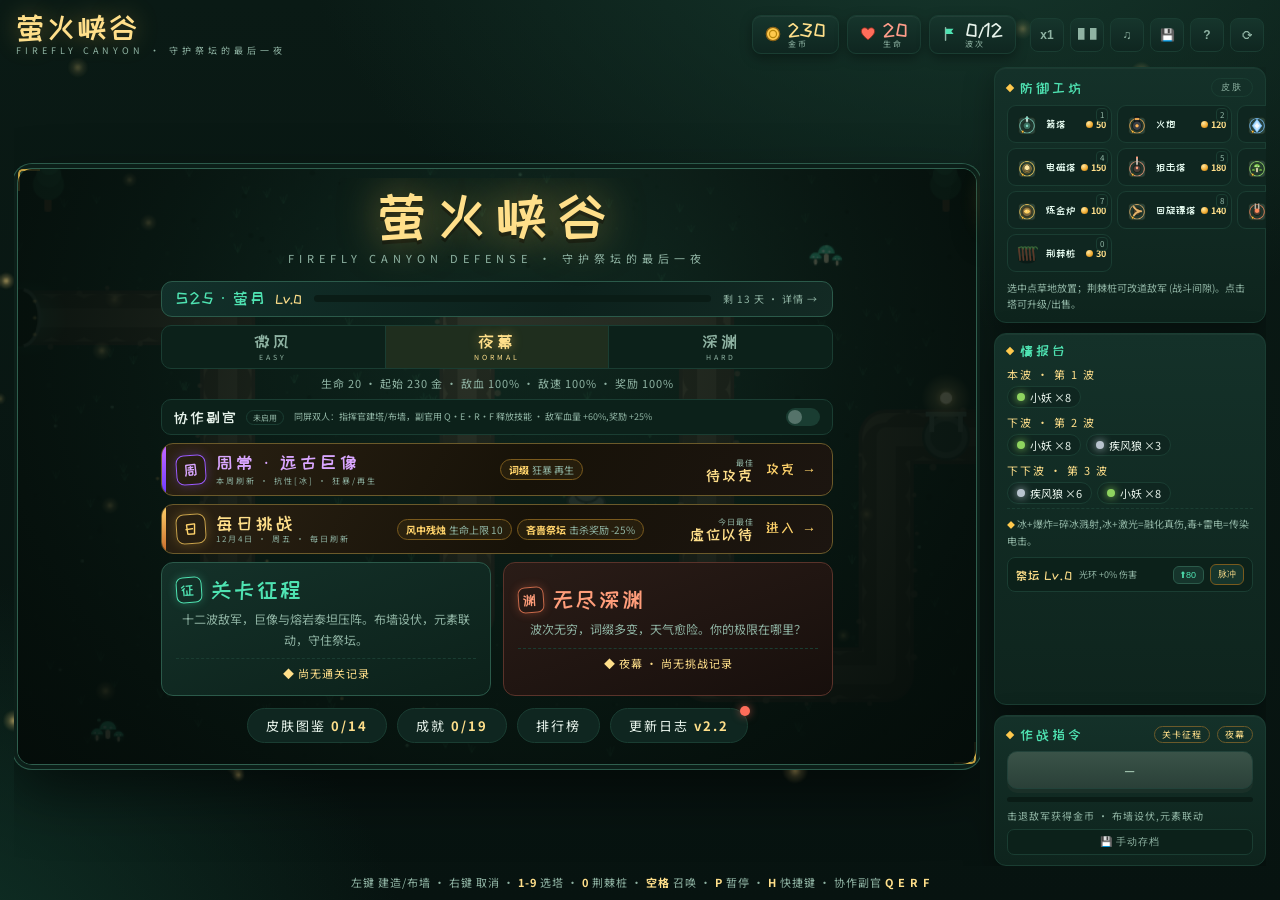
<file: src/index.html>
<!DOCTYPE html>
<html lang="zh-CN">
<head>
<meta charset="utf-8">
<meta name="viewport" content="width=device-width,initial-scale=1,maximum-scale=1,user-scalable=no,viewport-fit=cover">
<meta name="theme-color" content="#0a1a15">
<title>萤火峡谷 · 塔防</title>
<link rel="preconnect" href="https://fonts.googleapis.com">
<link href="https://fonts.googleapis.com/css2?family=ZCOOL+KuaiLe&family=Noto+Sans+SC:wght@400;500;700&display=swap" rel="stylesheet">
<link rel="stylesheet" href="css/styles.css">
</head>
<body>
<canvas id="bgfx"></canvas>
<div id="app">
  <header>
    <div class="brand"><h1>萤火峡谷</h1><span class="tag">FIREFLY CANYON · 守护祭坛的最后一夜</span></div>
    <div class="stats">
      <div class="stat" id="stGold"><svg class="ico" viewBox="0 0 18 18"><circle cx="9" cy="9" r="7.5" fill="#ffc94d" stroke="#8a6215" stroke-width="1.5"/><circle cx="9" cy="9" r="4" fill="none" stroke="#b8860b" stroke-width="1.4"/></svg><div><b id="vGold">230</b><span class="lbl">金币</span></div></div>
      <div class="stat" id="stLife"><svg class="ico" viewBox="0 0 18 18"><path d="M9 15.5C4 11.5 1.5 8.6 1.5 5.8 1.5 3.6 3.2 2 5.3 2c1.5 0 2.9.8 3.7 2.1C9.8 2.8 11.2 2 12.7 2c2.1 0 3.8 1.6 3.8 3.8 0 2.8-2.5 5.7-7.5 9.7z" fill="#ff6d5a" stroke="#8a2a1d"/></svg><div><b id="vLife">20</b><span class="lbl">生命</span></div></div>
      <div class="stat" id="stWave"><svg class="ico" viewBox="0 0 18 18"><path d="M4 2v14" stroke="#8fb3a3" stroke-width="1.6" stroke-linecap="round"/><path d="M4 3h9l-2.5 3L13 9H4z" fill="#4fe3b2"/></svg><div><b id="vWave">0/12</b><span class="lbl">波次</span></div></div>
    </div>
    <div class="ctrls">
      <button class="cbtn" id="spdBtn" title="游戏速度">x1</button>
      <button class="cbtn" id="pauseBtn" title="暂停 (P)">❚❚</button>
      <button class="cbtn" id="sndBtn" title="音效开关">♫</button>
      <button class="cbtn" id="saveBtn" title="手动存档">💾</button>
      <button class="cbtn" id="helpBtn" title="快捷键 (H)">?</button>
      <button class="cbtn" id="rstBtn" title="重新开始">⟳</button>
    </div>
  </header>
  <main>
    <div id="stageWrap">
      <div id="stage">
        <canvas id="game" width="800" height="500"></canvas>
        <div id="banner"></div>
        <div id="pauseTag">已暂停</div>
        <div id="weatherTag"></div>
        <div id="toast"></div>
        <div id="skillbar">
          <div class="skill" id="sk-q"><b>Q</b><span>冰霜新星</span><em></em><i class="cd"></i></div>
          <div class="skill" id="sk-e"><b>E</b><span>陨石打击</span><em></em><i class="cd"></i></div>
          <div class="skill" id="sk-r"><b>R</b><span>金币狂热</span><em></em><i class="cd"></i></div>
          <div class="skill" id="sk-f"><b>F</b><span>祭坛祈福</span><em></em><i class="cd"></i></div>
        </div>
        <div id="achToast"><span class="abadge">成</span><div><b id="achToastName"></b><span id="achToastDesc"></span></div></div>
        <div class="metaov" id="helpOv"><div class="meta-in"><div class="meta-head"><h3>快捷键</h3><button class="meta-close" id="helpClose">✕</button></div><p class="meta-sub">键盘与触屏均可操作 · 协作模式下副官技能同样适用</p><div id="helpBody"></div></div></div>
        <div class="metaov" id="logOv"><div class="meta-in"><div class="meta-head"><h3>更新日志</h3><button class="meta-close" id="logClose">✕</button></div><p class="meta-sub" id="logSub">萤火峡谷 · 迭代年鉴</p><div id="logBody"></div></div></div>
        <div class="metaov" id="skinsOv"><div class="meta-in"><div class="meta-head"><h3>皮肤图鉴</h3><button class="meta-close" id="skinsClose">✕</button></div><p class="meta-sub">完成成就或提升赛季等级解锁皮肤 · 点击已解锁的皮肤即可装备</p><div id="skinsBody"></div></div></div>
        <div class="metaov" id="achOv"><div class="meta-in"><div class="meta-head"><h3>成就</h3><button class="meta-close" id="achClose">✕</button></div><p class="meta-sub">成就进度永久保存 · 部分成就奖励专属塔皮肤</p><div id="achBody"></div></div></div>
        <div class="metaov" id="lbOv"><div class="meta-in"><div class="meta-head"><h3>排行榜</h3><button class="meta-close" id="lbClose">✕</button></div><p class="meta-sub">本地荣誉榜 · 记录你在峡谷留下的每一次战绩</p><div class="lbtabs"><button class="lbtab sel" data-b="endless">无尽深渊</button><button class="lbtab" data-b="daily">每日挑战</button><button class="lbtab" data-b="level">关卡竞速</button></div><div id="lbBody"></div></div></div>
        <div class="metaov" id="seasonOv"><div class="meta-in"><div class="meta-head"><h3 id="seasonTitle">赛季</h3><button class="meta-close" id="seasonClose">✕</button></div><p class="meta-sub" id="seasonSub"></p><div class="slvbox"><div class="slv"><span>赛季等级</span><b id="sLvl">Lv.0</b></div><div class="sxptrack"><i id="sXpBar"></i></div><div class="sxpnum" id="sXpTxt"></div></div><div class="strack" id="sTrack"></div><div class="sbest" id="sBest"></div><div id="sArch"></div></div></div>
        <div id="overlay"><div class="ov-box" id="ovBox"></div></div>
        <div id="menu" class="show"><div class="menu-box">
          <div class="m-title">萤火峡谷</div>
          <div class="m-sub">FIREFLY CANYON DEFENSE · 守护祭坛的最后一夜</div>
          <button class="btn gold" id="contBtn"></button>
          <button class="seasonbar" id="seasonBtn"><span class="sb-l"><em id="sbName">赛季</em><b id="sbLvl">Lv.0</b></span><span class="sb-track"><i id="sbBar"></i></span><span class="sb-r" id="sbDays">赛季详情 →</span></button>
          <div class="diffrow"><button class="diff" data-d="easy"><b>微风</b><i>EASY</i></button><button class="diff" data-d="normal"><b>夜幕</b><i>NORMAL</i></button><button class="diff" data-d="hard"><b>深渊</b><i>HARD</i></button></div>
          <div class="diffinfo" id="diffInfo"></div>
          <button class="cooprow" id="coopBtn"><span class="cp-l"><b>协作副官</b><span id="coopState">未启用</span></span><span class="cp-d">同屏双人：指挥官建塔/布墙，副官用 Q·E·R·F 释放技能 · 敌军血量 +60%,奖励 +25%</span><span class="cp-sw"></span></button>
          <button class="dailycard wk" id="modeWeekly"><span class="dc-left"><span class="dc-badge">周</span><span><h4 id="wkName">周常 Boss</h4><span class="dc-date" id="wkDate"></span></span></span><span class="dc-muts" id="wkMuts"></span><span class="dc-rec" id="wkRec"></span><span class="dc-go">攻克 →</span></button>
          <button class="dailycard" id="modeDaily"><span class="dc-left"><span class="dc-badge">日</span><span><h4>每日挑战</h4><span class="dc-date" id="dcDate"></span></span></span><span class="dc-muts" id="dcMuts"></span><span class="dc-rec" id="dcRec"></span><span class="dc-go">进入 →</span></button>
          <div class="modes">
            <button class="mode mode-level" id="modeLevel"><h4><span class="mbadge">征</span>关卡征程</h4><p>十二波敌军，巨像与熔岩泰坦压阵。布墙设伏，元素联动，守住祭坛。</p><div class="rec" id="recLevel"></div></button>
            <button class="mode mode-endless" id="modeEndless"><h4><span class="mbadge">渊</span>无尽深渊</h4><p>波次无穷，词缀多变，天气愈险。你的极限在哪里？</p><div class="rec" id="recEndless"></div></button>
          </div>
          <div class="metarow">
            <button class="metabtn" id="skinsBtn">皮肤图鉴<b id="skinCnt">0/14</b></button>
            <button class="metabtn" id="achBtn">成就<b id="achCnt">0/19</b></button>
            <button class="metabtn" id="lbBtn">排行榜</button>
            <button class="metabtn" id="logBtn">更新日志<b id="logCnt"></b><span class="nd"></span></button>
          </div>
          <div class="m-hint">左键建造/布墙 · 右键取消 · 1-9 选塔 · 0 荆棘桩 · 空格 召唤 · P 暂停 · H 快捷键 · 触屏点按</div>
        </div></div>
      </div>
    </div>
    <aside>
      <section class="panel" id="bp"><h2>防御工坊<button class="minibtn" id="skinsBtn2">皮肤</button></h2><div id="cards"></div><p class="hint">选中点草地放置；荆棘桩可改道敌军 (战斗间隙)。点击塔可升级/出售。</p></section>
      <div class="deckrow">
        <section class="panel" id="ip"><h2>情报台</h2><div id="infoBody"></div></section>
        <section class="panel" id="wp"><h2>作战指令<span id="modeTag">关卡征程</span><span id="diffTag">夜幕</span><span id="coopTag">协作</span></h2>
          <button id="waveBtn"></button><div id="waveBar"><i></i></div>
          <div id="waveNote">击退敌军获得金币，波次清空有额外奖励</div>
          <button class="savbtn" id="saveBtn2">💾 手动存档</button>
        </section>
      </div>
    </aside>
  </main>
  <div id="hintbar">左键 建造/布墙 · 右键 取消 · <b>1-9</b> 选塔 · <b>0</b> 荆棘桩 · <b>空格</b> 召唤 · <b>P</b> 暂停 · <b>H</b> 快捷键 · 协作副官 <b>Q E R F</b></div>
</div>
<script src="js/game.js"></script>
</body>
</html>
</file>
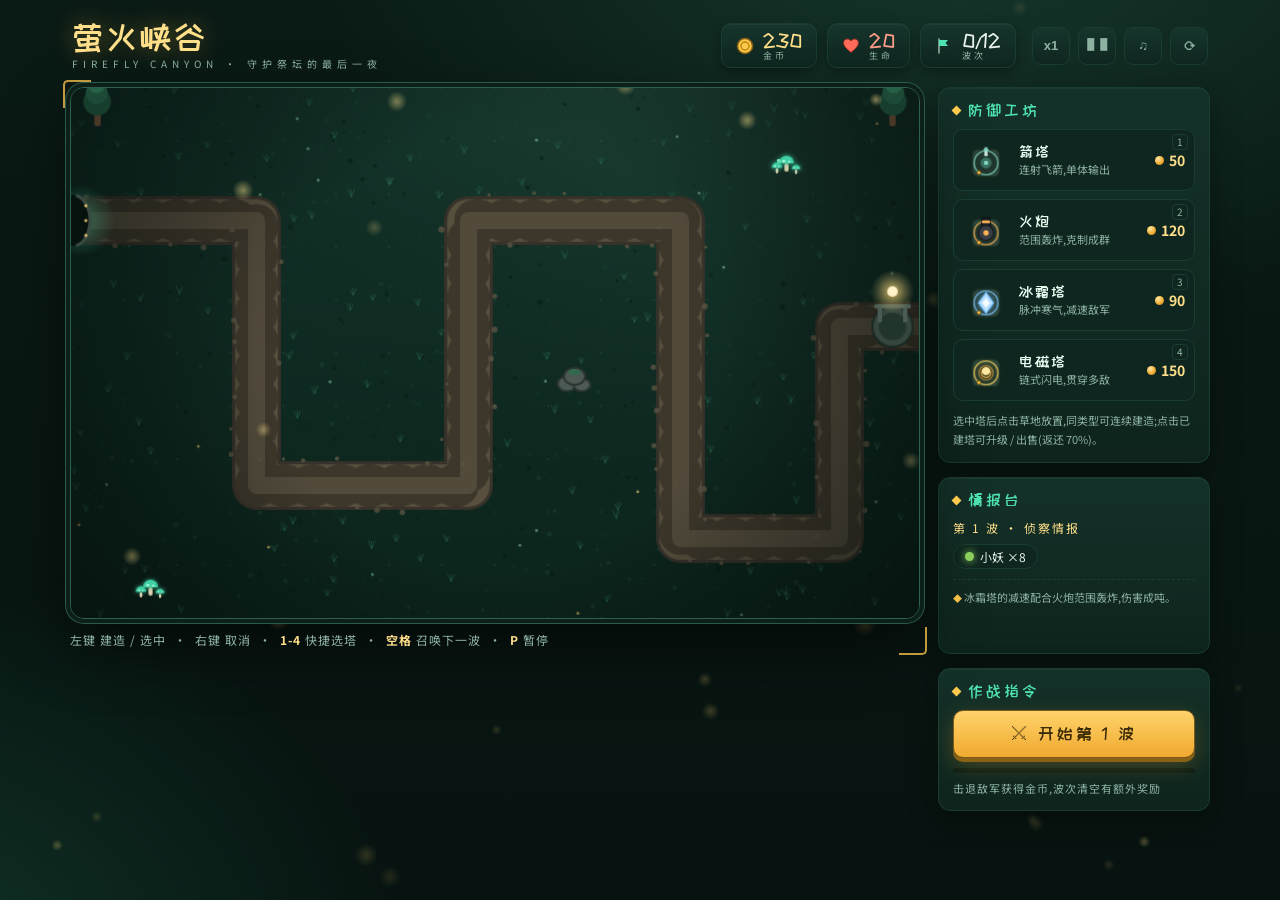
<file: v1.0.html>
<!DOCTYPE html>
<html lang="zh-CN">
<head>
<meta charset="utf-8">
<meta name="viewport" content="width=device-width,initial-scale=1">
<title>萤火峡谷 · 塔防</title>
<link rel="preconnect" href="https://fonts.googleapis.com">
<link href="https://fonts.googleapis.com/css2?family=ZCOOL+KuaiLe&family=Noto+Sans+SC:wght@400;500;700&display=swap" rel="stylesheet">
<style>
:root{
  --ink:#e8f4ec; --mut:#8fb3a3; --gold:#ffc94d; --gold2:#ffdf8a; --teal:#4fe3b2;
  --red:#ff6d5a; --panel:#122b24; --line:#2b5a4a; --line2:#1a3d32;
}
*{box-sizing:border-box;margin:0;padding:0}
html,body{min-height:100%}
body{
  background:
    radial-gradient(1100px 700px at 75% -10%, #16382d, transparent 60%),
    radial-gradient(900px 700px at -10% 110%, #11362a, transparent 60%),
    linear-gradient(#0a1a15,#071310);
  color:var(--ink); font-family:'Noto Sans SC',system-ui,sans-serif;
  overflow-x:hidden; user-select:none;
}
#bgfx{position:fixed;inset:0;z-index:0;pointer-events:none}
#app{position:relative;z-index:1;max-width:1180px;margin:0 auto;padding:16px 20px 44px}

/* ---------- 顶栏 ---------- */
header{display:flex;align-items:center;gap:16px;flex-wrap:wrap;padding:4px 2px 16px}
.brand h1{font-family:'ZCOOL KuaiLe';font-weight:400;font-size:34px;letter-spacing:3px;color:var(--gold2);text-shadow:0 0 24px rgba(255,201,77,.35)}
.brand .tag{display:block;font-size:10px;letter-spacing:5px;color:var(--mut);margin-top:2px}
.stats{display:flex;gap:10px;margin-left:auto}
.stat{display:flex;align-items:center;gap:9px;background:linear-gradient(#16352c,#0f2620);
  border:1px solid var(--line2);border-radius:10px;padding:6px 14px;
  box-shadow:inset 0 1px 0 rgba(255,255,255,.05),0 4px 12px rgba(0,0,0,.35)}
.stat .ico{width:18px;height:18px;flex:none}
.stat div{display:flex;flex-direction:column;line-height:1.05}
.stat b{font-family:'ZCOOL KuaiLe';font-weight:400;font-size:20px}
.stat .lbl{font-size:9px;color:var(--mut);letter-spacing:3px}
#stGold b{color:var(--gold2)} #stLife b{color:#ff9d8a}
.stat.pop b{animation:pop .32s}
@keyframes pop{40%{transform:scale(1.35)}}
.stat.hurt{animation:hurt .4s}
@keyframes hurt{25%{transform:translateX(-4px)}75%{transform:translateX(4px)}}
.ctrls{display:flex;gap:8px}
.cbtn{width:38px;height:38px;border-radius:9px;border:1px solid var(--line2);
  background:linear-gradient(#16352c,#0f2620);color:var(--mut);font-size:13px;font-weight:700;
  cursor:pointer;transition:.15s}
.cbtn:hover{color:var(--gold2);border-color:var(--line);transform:translateY(-1px)}
.cbtn.off{color:#54726a;text-decoration:line-through}

/* ---------- 主区 ---------- */
main{display:flex;gap:18px;align-items:flex-start}
#stage{position:relative;flex:1;min-width:0}
#stage::before,#stage::after{content:'';position:absolute;width:26px;height:26px;pointer-events:none;z-index:2;opacity:.75}
#stage::before{top:-7px;left:-7px;border-top:2px solid var(--gold);border-left:2px solid var(--gold);border-radius:5px 0 0 0}
#stage::after{bottom:-7px;right:-7px;border-bottom:2px solid var(--gold);border-right:2px solid var(--gold);border-radius:0 0 5px 0}
#game{width:100%;display:block;background:#0c241c;border-radius:14px;border:1px solid #2f5f4e;
  box-shadow:0 0 0 4px #0c1f19,0 0 0 5px #2b5a4a,0 26px 60px rgba(0,0,0,.55)}
#game.placing{cursor:crosshair}
#stage.paused #game{filter:brightness(.72) saturate(.8)}
#pauseTag{position:absolute;top:12px;right:12px;display:none;z-index:3;background:rgba(10,25,20,.88);
  border:1px solid var(--line);color:var(--teal);padding:5px 12px;border-radius:8px;font-size:12px;letter-spacing:4px}
#stage.paused #pauseTag{display:block}
#banner{position:absolute;top:16px;left:50%;transform:translateX(-50%);z-index:3;opacity:0;pointer-events:none;
  font-family:'ZCOOL KuaiLe';font-size:26px;letter-spacing:5px;color:#fff;white-space:nowrap;
  background:linear-gradient(90deg,transparent,rgba(8,22,17,.92) 16%,rgba(8,22,17,.92) 84%,transparent);
  padding:8px 40px;text-shadow:0 0 16px rgba(79,227,178,.5)}
#banner.show{animation:ban 2.3s ease forwards}
#banner.red{color:#ff9d8a;text-shadow:0 0 16px rgba(255,109,90,.6)}
@keyframes ban{0%{opacity:0;transform:translate(-50%,-16px) scale(.92)}12%{opacity:1;transform:translate(-50%,0) scale(1)}80%{opacity:1}100%{opacity:0;transform:translate(-50%,8px)}}
#hintbar{margin-top:12px;font-size:12px;color:var(--mut);letter-spacing:1px}
#hintbar b{color:var(--gold2);font-weight:700}

/* ---------- 结算 ---------- */
#overlay{position:absolute;inset:0;z-index:5;display:none;align-items:center;justify-content:center;
  background:rgba(4,12,9,.8);border-radius:14px}
#overlay.show{display:flex}
.ov-box{text-align:center;animation:rise .5s ease}
@keyframes rise{from{opacity:0;transform:translateY(18px)}to{opacity:1;transform:none}}
#overlay h3{font-family:'ZCOOL KuaiLe';font-weight:400;font-size:48px;letter-spacing:8px;margin-bottom:8px}
h3.win{color:var(--gold2);text-shadow:0 0 34px rgba(255,201,77,.55)}
h3.lose{color:#ff8d7a;text-shadow:0 0 34px rgba(255,109,90,.45)}
.ovsub{color:var(--mut);margin-bottom:20px;font-size:14px}
.ovstats{display:flex;gap:12px;justify-content:center;margin-bottom:24px}
.ovstats>div{background:#0f2620;border:1px solid var(--line2);border-radius:10px;padding:10px 20px;display:flex;flex-direction:column;gap:3px}
.ovstats b{font-family:'ZCOOL KuaiLe';font-weight:400;font-size:24px;color:#fff}
.ovstats b i{font-style:normal;font-size:13px;color:var(--mut)}
.ovstats span{font-size:10px;color:var(--mut);letter-spacing:3px}
.btn{border:none;border-radius:8px;padding:9px 12px;font-size:13px;font-weight:700;cursor:pointer;
  font-family:'Noto Sans SC';transition:.15s}
.btn.gold{background:linear-gradient(180deg,#ffd36b,#f0a92e);color:#3a2a05;font-family:'ZCOOL KuaiLe';
  font-size:17px;letter-spacing:4px;padding:12px 34px;box-shadow:0 4px 0 #8a6215,0 10px 24px rgba(240,169,46,.3)}
.btn.gold:hover{filter:brightness(1.07);transform:translateY(-1px)}
.btn.gold:active{transform:translateY(2px);box-shadow:0 1px 0 #8a6215}

/* ---------- 侧栏 ---------- */
aside{width:272px;flex:none;display:flex;flex-direction:column;gap:14px}
.panel{background:linear-gradient(180deg,#143129,#0e241d);border:1px solid var(--line2);border-radius:12px;
  padding:14px;box-shadow:inset 0 1px 0 rgba(255,255,255,.04),0 10px 30px rgba(0,0,0,.35)}
.panel h2{font-family:'ZCOOL KuaiLe';font-weight:400;font-size:16px;letter-spacing:3px;color:var(--teal);
  display:flex;align-items:center;gap:8px;margin-bottom:11px}
.panel h2::before{content:'';width:7px;height:7px;background:var(--gold);transform:rotate(45deg);flex:none}
#cards{display:flex;flex-direction:column;gap:8px}
.card{position:relative;display:flex;gap:10px;align-items:center;padding:7px 9px;border:1px solid var(--line2);
  border-radius:10px;background:#0f2620;cursor:pointer;transition:.18s}
.card:hover{transform:translateY(-2px);border-color:var(--line);box-shadow:0 7px 16px rgba(0,0,0,.4)}
.card.sel{border-color:var(--gold);background:#1a3527;box-shadow:0 0 0 1px var(--gold),0 0 20px rgba(255,201,77,.16)}
.card.dis{opacity:.5;filter:grayscale(.6)}
.cico{width:46px;height:46px;flex:none}
.cinfo{display:flex;flex-direction:column;gap:2px;min-width:0}
.cinfo b{font-family:'ZCOOL KuaiLe';font-weight:400;font-size:15px;letter-spacing:2px;color:#eafff4}
.cinfo span{font-size:11px;color:var(--mut);white-space:nowrap;overflow:hidden;text-overflow:ellipsis}
.ccost{margin-left:auto;display:flex;align-items:center;font-weight:700;color:var(--gold2);font-size:14px;flex:none}
.ccost i{width:9px;height:9px;border-radius:50%;margin-right:5px;
  background:radial-gradient(circle at 35% 30%,#ffe9a3,#f0a92e 60%,#8a6215)}
.ckey{position:absolute;top:4px;right:6px;font-style:normal;font-size:10px;color:var(--mut);
  border:1px solid var(--line2);border-radius:4px;padding:0 4px;line-height:14px}
.hint{margin-top:10px;font-size:11px;color:var(--mut);line-height:1.7}

#infoBody{min-height:120px}
.sel-head{display:flex;align-items:center;gap:8px;margin-bottom:8px}
.sel-head .dot{width:10px;height:10px;border-radius:50%;flex:none}
.sel-head b{font-family:'ZCOOL KuaiLe';font-weight:400;font-size:16px;letter-spacing:2px}
.sel-head .lv{margin-left:auto;color:var(--gold2);font-size:12px;letter-spacing:2px}
.irow{display:flex;justify-content:space-between;font-size:13px;padding:5px 2px;border-bottom:1px dashed var(--line2);color:var(--mut)}
.irow b{color:#fff;font-weight:500}
.irow i{font-style:normal;color:var(--teal);font-size:11px;margin-left:4px}
.iacts{display:flex;gap:8px;margin-top:12px}
.btn.up{flex:1;background:linear-gradient(180deg,#5fe0b0,#2ea87c);color:#04241a;box-shadow:0 3px 0 #176b4d}
.btn.up:hover:not(:disabled){filter:brightness(1.08);transform:translateY(-1px)}
.btn.up:disabled{background:#23443a;color:#5d8272;box-shadow:none;cursor:not-allowed}
.btn.sell{background:#3a2320;color:#ff9d8a;border:1px solid #6b332a}
.btn.sell:hover{background:#4b2a24}
.intel-t{font-size:12px;letter-spacing:2px;color:var(--gold2);margin-bottom:8px}
.chips{display:flex;flex-wrap:wrap;gap:6px;margin-bottom:10px}
.chip{display:inline-flex;align-items:center;gap:6px;background:#0f2620;border:1px solid var(--line2);
  border-radius:20px;padding:3px 11px;font-size:12px}
.chip.boss{border-color:#7a3a2e;color:#ffb3a3}
.chip i{width:9px;height:9px;border-radius:50%;display:inline-block}
.tip{font-size:11px;color:var(--mut);line-height:1.8;border-top:1px dashed var(--line2);padding-top:8px}
.tip::before{content:'◆ ';color:var(--gold);font-size:9px}

#waveBtn{width:100%;padding:12px;border-radius:10px;border:1px solid #7a5a1d;cursor:pointer;
  background:linear-gradient(180deg,#ffd36b,#f0a92e);color:#3a2a05;
  font-family:'ZCOOL KuaiLe';font-size:17px;letter-spacing:3px;line-height:1.25;
  box-shadow:0 4px 0 #8a6215,0 8px 22px rgba(240,169,46,.25);transition:.15s}
#waveBtn small{display:block;font-family:'Noto Sans SC';font-size:11px;font-weight:700;letter-spacing:1px;color:#6b4a08}
#waveBtn:hover:not(:disabled){filter:brightness(1.06);transform:translateY(-1px)}
#waveBtn:active:not(:disabled){transform:translateY(2px);box-shadow:0 1px 0 #8a6215}
#waveBtn:disabled{background:linear-gradient(180deg,#3a5348,#2a4038);color:#9dbfab;border-color:#22423a;
  box-shadow:0 4px 0 #1a3028;cursor:default}
#waveBar{height:5px;background:#0a1c16;border-radius:4px;margin-top:10px;overflow:hidden}
#waveBar i{display:block;height:100%;width:0;background:linear-gradient(90deg,#4fe3b2,#ffd75e);border-radius:4px}
#waveNote{margin-top:7px;font-size:11px;color:var(--mut);letter-spacing:1px}

@media (max-width:1020px){
  main{flex-direction:column}
  aside{width:100%;flex-direction:row;flex-wrap:wrap}
  .panel{flex:1;min-width:250px}
}
</style>
</head>
<body>
<canvas id="bgfx"></canvas>
<div id="app">
  <header>
    <div class="brand">
      <h1>萤火峡谷</h1>
      <span class="tag">FIREFLY CANYON · 守护祭坛的最后一夜</span>
    </div>
    <div class="stats">
      <div class="stat" id="stGold">
        <svg class="ico" viewBox="0 0 18 18"><circle cx="9" cy="9" r="7.5" fill="#ffc94d" stroke="#8a6215" stroke-width="1.5"/><circle cx="9" cy="9" r="4" fill="none" stroke="#b8860b" stroke-width="1.4"/></svg>
        <div><b id="vGold">230</b><span class="lbl">金币</span></div>
      </div>
      <div class="stat" id="stLife">
        <svg class="ico" viewBox="0 0 18 18"><path d="M9 15.5C4 11.5 1.5 8.6 1.5 5.8 1.5 3.6 3.2 2 5.3 2c1.5 0 2.9.8 3.7 2.1C9.8 2.8 11.2 2 12.7 2c2.1 0 3.8 1.6 3.8 3.8 0 2.8-2.5 5.7-7.5 9.7z" fill="#ff6d5a" stroke="#8a2a1d"/></svg>
        <div><b id="vLife">20</b><span class="lbl">生命</span></div>
      </div>
      <div class="stat" id="stWave">
        <svg class="ico" viewBox="0 0 18 18"><path d="M4 2v14" stroke="#8fb3a3" stroke-width="1.6" stroke-linecap="round"/><path d="M4 3h9l-2.5 3L13 9H4z" fill="#4fe3b2"/></svg>
        <div><b id="vWave">0/12</b><span class="lbl">波次</span></div>
      </div>
    </div>
    <div class="ctrls">
      <button class="cbtn" id="spdBtn" title="游戏速度">x1</button>
      <button class="cbtn" id="pauseBtn" title="暂停 (P)">❚❚</button>
      <button class="cbtn" id="sndBtn" title="音效开关">♫</button>
      <button class="cbtn" id="rstBtn" title="重新开始">⟳</button>
    </div>
  </header>

  <main>
    <div id="stage">
      <canvas id="game" width="800" height="500"></canvas>
      <div id="banner"></div>
      <div id="pauseTag">已暂停</div>
      <div id="overlay"><div class="ov-box" id="ovBox"></div></div>
      <div id="hintbar">左键 建造 / 选中 &nbsp;·&nbsp; 右键 取消 &nbsp;·&nbsp; <b>1-4</b> 快捷选塔 &nbsp;·&nbsp; <b>空格</b> 召唤下一波 &nbsp;·&nbsp; <b>P</b> 暂停</div>
    </div>

    <aside>
      <section class="panel">
        <h2>防御工坊</h2>
        <div id="cards"></div>
        <p class="hint">选中塔后点击草地放置,同类型可连续建造;点击已建塔可升级 / 出售(返还 70%)。</p>
      </section>
      <section class="panel">
        <h2>情报台</h2>
        <div id="infoBody"></div>
      </section>
      <section class="panel">
        <h2>作战指令</h2>
        <button id="waveBtn"></button>
        <div id="waveBar"><i></i></div>
        <div id="waveNote">击退敌军获得金币,波次清空有额外奖励</div>
      </section>
    </aside>
  </main>
</div>

<script>
'use strict';
/* ================= 基础 ================= */
const CELL=50, COLS=16, ROWS=10, W=COLS*CELL, H=ROWS*CELL;
const rnd=(a,b)=>a+Math.random()*(b-a);
const clamp=(v,a,b)=>Math.max(a,Math.min(b,v));
function rr(g,x,y,w,h,r){g.beginPath();g.moveTo(x+r,y);g.arcTo(x+w,y,x+w,y+h,r);g.arcTo(x+w,y+h,x,y+h,r);g.arcTo(x,y+h,x,y,r);g.arcTo(x,y,x+w,y,r);g.closePath();}
function lerpAng(a,b,t){let d=(b-a)%(Math.PI*2);if(d>Math.PI)d-=Math.PI*2;if(d<-Math.PI)d+=Math.PI*2;return a+d*Math.min(1,t);}

const cv=document.getElementById('game'), ctx=cv.getContext('2d');
let dpr=1;
function fit(){dpr=Math.min(window.devicePixelRatio||1,2);cv.width=W*dpr;cv.height=H*dpr;ctx.setTransform(dpr,0,0,dpr,0,0);}
fit(); addEventListener('resize',fit);

/* ================= 路径 ================= */
const WP=[[-1,2],[3,2],[3,7],[7,7],[7,2],[11,2],[11,8],[14,8],[14,4],[16.5,4]];
const pts=WP.map(([c,r])=>({x:(c+.5)*CELL,y:(r+.5)*CELL}));
const segs=[]; let totalLen=0;
for(let i=0;i<pts.length-1;i++){const a=pts[i],b=pts[i+1],len=Math.hypot(b.x-a.x,b.y-a.y);
  segs.push({x1:a.x,y1:a.y,x2:b.x,y2:b.y,len,cum:totalLen,a:Math.atan2(b.y-a.y,b.x-a.x)});totalLen+=len;}
function posAt(d){d=clamp(d,0,totalLen-.001);let s=segs[0];
  for(const sg of segs){if(d>=sg.cum&&d<=sg.cum+sg.len){s=sg;break}}
  const k=(d-s.cum)/s.len;return{x:s.x1+(s.x2-s.x1)*k,y:s.y1+(s.y2-s.y1)*k,a:s.a};}
const pathCells=new Set();
for(let i=0;i<WP.length-1;i++){let[c1,r1]=WP[i],[c2,r2]=WP[i+1];
  c1=clamp(c1,0,COLS-1);c2=clamp(c2,0,COLS-1);r1=clamp(r1,0,ROWS-1);r2=clamp(r2,0,ROWS-1);
  if(r1===r2){for(let c=Math.min(c1,c2);c<=Math.max(c1,c2);c++)pathCells.add(c+','+r1);}
  else{for(let r=Math.min(r1,r2);r<=Math.max(r1,r2);r++)pathCells.add(c1+','+r);}}
const DECOS=[{c:0,r:0,type:'tree',seed:1},{c:15,r:0,type:'tree',seed:4},{c:9,r:5,type:'rock',seed:2},{c:1,r:9,type:'shroom',seed:0},{c:13,r:1,type:'shroom',seed:3}];
const decoCells=new Set(DECOS.map(d=>d.c+','+d.r));

/* ================= 数据 ================= */
const TOWERS={
  arrow :{name:'箭塔',  desc:'连射飞箭,单体输出',    cost:50, dmg:9, rate:2.6, range:115,proj:'arrow', color:'#7fd4c1'},
  cannon:{name:'火炮',  desc:'范围轰炸,克制成群',    cost:120,dmg:30,rate:.75, range:125,proj:'cannon',splash:58,color:'#ffb454'},
  frost :{name:'冰霜塔',desc:'脉冲寒气,减速敌军',    cost:90, dmg:5, rate:.8,  range:105,proj:'pulse', slow:{f:.55,t:1.6},color:'#7cc4ff'},
  tesla :{name:'电磁塔',desc:'链式闪电,贯穿多敌',    cost:150,dmg:16,rate:1.15,range:110,proj:'tesla', chain:3,color:'#ffd75e'},
};
const ORDER=['arrow','cannon','frost','tesla'];
const ENEMIES={
  imp:   {name:'小妖',    hp:46, spd:56, reward:8,  dmg:1, r:11,color:'#8fd45f'},
  wolf:  {name:'疾风狼',  hp:34, spd:105,reward:10, dmg:1, r:10,color:'#b9c4cf'},
  ogre:  {name:'石甲兽',  hp:190,spd:33, reward:24, dmg:2, r:15,color:'#c99a5b'},
  shaman:{name:'暗萨满',  hp:85, spd:46, reward:20, dmg:1, r:11,color:'#c779d6',heal:7},
  boss:  {name:'峡谷巨像',hp:1500,spd:24,reward:160,dmg:8, r:22,color:'#9aa7b5',boss:true},
  golem: {name:'远古巨像',hp:3400,spd:21,reward:320,dmg:12,r:26,color:'#8d99a8',boss:true},
};
const WAVES=[
  [{t:'imp',count:8,gap:.9}],
  [{t:'imp',count:8,gap:.8},{t:'wolf',count:3,gap:.7,delay:1}],
  [{t:'wolf',count:6,gap:.65},{t:'imp',count:8,gap:.7,delay:2}],
  [{t:'ogre',count:3,gap:1.6},{t:'imp',count:10,gap:.55,delay:1}],
  [{t:'wolf',count:10,gap:.5},{t:'shaman',count:2,gap:2,delay:2}],
  [{t:'boss',count:1,gap:1},{t:'imp',count:8,gap:.8,delay:3},{t:'ogre',count:2,gap:2,delay:4}],
  [{t:'ogre',count:5,gap:1.4},{t:'shaman',count:3,gap:1.8,delay:2},{t:'wolf',count:6,gap:.5,delay:3}],
  [{t:'imp',count:22,gap:.35},{t:'wolf',count:8,gap:.55,delay:2}],
  [{t:'ogre',count:8,gap:1.1},{t:'shaman',count:4,gap:1.6,delay:1}],
  [{t:'wolf',count:14,gap:.45},{t:'ogre',count:6,gap:1.2,delay:2},{t:'shaman',count:3,gap:2,delay:3}],
  [{t:'imp',count:14,gap:.4},{t:'ogre',count:8,gap:1,delay:1},{t:'shaman',count:4,gap:1.5,delay:2},{t:'wolf',count:10,gap:.4,delay:2}],
  [{t:'golem',count:2,gap:6},{t:'ogre',count:8,gap:1.1,delay:2},{t:'shaman',count:4,gap:1.6,delay:3},{t:'imp',count:12,gap:.45,delay:4}],
];
const HINTS=[
  '冰霜塔的减速配合火炮范围轰炸,伤害成吨。',
  '电磁塔的链式闪电对密集敌群效果拔群。',
  '石甲兽皮糙肉厚,把火力集中在路口。',
  '暗萨满会治疗周围敌人,优先点掉!',
  '提前召唤下一波可获得额外金币。',
  '升级一座满级塔,胜过平铺三座新塔。',
];

/* ================= 状态 ================= */
let gold=230,lives=20,wave=0,kills=0;
let state='idle';            // idle | count | wave | won | lost
let countT=0,waveClock=0,queue=[];
let speed=1,paused=false,muted=false;
let towers=[],enemies=[],projectiles=[],particles=[],floaters=[],beams=[],rings=[];
const occ=new Map();
let selected=null,placing=null;
let shake=0,shrineFlash=0,tGlobal=0;
const mouse={x:0,y:0,c:0,r:0,in:false};

function tStats(t){const d=t.def,m=t.level-1;return{
  dmg:Math.round(d.dmg*Math.pow(1.65,m)),
  range:Math.round(d.range*Math.pow(1.07,m)),
  rate:+(d.rate*Math.pow(1.12,m)).toFixed(2),
  chain:d.chain?d.chain+m:0, splash:d.splash?d.splash+m*8:0,
  slowF:d.slow?Math.max(.32,d.slow.f-m*.09):0, slowT:d.slow?d.slow.t+m*.5:0};}
const upCost=t=>Math.round(t.def.cost*.9*t.level);
function canPlace(c,r){return c>=0&&c<COLS&&r>=0&&r<ROWS&&!pathCells.has(c+','+r)&&!decoCells.has(c+','+r)&&!occ.has(c+','+r);}

/* ================= 音效 ================= */
let AC=null,master=null,nbuf=null;
function audio(){try{
  if(!AC){AC=new (window.AudioContext||window.webkitAudioContext)();master=AC.createGain();master.gain.value=.4;master.connect(AC.destination);}
  if(AC.state==='suspended')AC.resume();}catch(e){}}
function tone(f0,f1,dur,type,vol){if(!AC||muted)return;try{
  const t0=AC.currentTime,o=AC.createOscillator(),g=AC.createGain();
  o.type=type;o.frequency.setValueAtTime(f0,t0);
  if(f1&&f1!==f0)o.frequency.exponentialRampToValueAtTime(Math.max(20,f1),t0+dur);
  g.gain.setValueAtTime(vol,t0);g.gain.exponentialRampToValueAtTime(.0001,t0+dur);
  o.connect(g);g.connect(master);o.start(t0);o.stop(t0+dur+.03);}catch(e){}}
function boomN(dur,vol,fc){if(!AC||muted)return;try{
  if(!nbuf){nbuf=AC.createBuffer(1,AC.sampleRate*.5,AC.sampleRate);const d=nbuf.getChannelData(0);for(let i=0;i<d.length;i++)d[i]=Math.random()*2-1;}
  const s=AC.createBufferSource();s.buffer=nbuf;
  const f=AC.createBiquadFilter();f.type='lowpass';f.frequency.value=fc;
  const g=AC.createGain();const t0=AC.currentTime;
  g.gain.setValueAtTime(vol,t0);g.gain.exponentialRampToValueAtTime(.0001,t0+dur);
  s.connect(f);f.connect(g);g.connect(master);s.start(t0);s.stop(t0+dur);}catch(e){}}
let _sh=0,_co=0,_hi=0;
const sfx={
  shoot(){const n=performance.now();if(n-_sh<45)return;_sh=n;tone(760,420,.06,'square',.035);},
  hit(){const n=performance.now();if(n-_hi<60)return;_hi=n;tone(280,160,.05,'triangle',.05);},
  boom(){boomN(.28,.3,420);tone(110,36,.28,'sine',.3);},
  ice(){tone(1500,2100,.14,'sine',.05);tone(900,1300,.14,'sine',.04);},
  zap(){tone(1600,180,.13,'sawtooth',.06);boomN(.08,.12,3000);},
  coin(){const n=performance.now();if(n-_co<90)return;_co=n;tone(920,0,.06,'square',.05);setTimeout(()=>tone(1380,0,.09,'square',.05),55);},
  place(){tone(200,120,.14,'sine',.22);boomN(.08,.15,800);},
  up(){[520,660,880].forEach((f,i)=>setTimeout(()=>tone(f,0,.09,'square',.06),i*70));},
  sell(){tone(560,220,.16,'square',.06);},
  deny(){tone(190,120,.12,'square',.08);},
  wave(){tone(160,330,.45,'sawtooth',.1);tone(80,165,.45,'sawtooth',.08);},
  leak(){tone(330,80,.4,'sawtooth',.22);},
  clear(){[523,659,784].forEach((f,i)=>setTimeout(()=>tone(f,0,.12,'triangle',.08),i*90));},
  win(){[523,659,784,1046,1318].forEach((f,i)=>setTimeout(()=>tone(f,0,.22,'triangle',.1),i*130));},
  lose(){[392,311,262,196].forEach((f,i)=>setTimeout(()=>tone(f,0,.3,'sawtooth',.09),i*180));},
};
document.addEventListener('pointerdown',audio);
document.addEventListener('keydown',audio);

/* ================= 静态背景 ================= */
let bgCan=null;
function makeBG(){
  const c=document.createElement('canvas');c.width=W;c.height=H;const g=c.getContext('2d');
  const gr=g.createLinearGradient(0,0,0,H);gr.addColorStop(0,'#123128');gr.addColorStop(1,'#0c241c');
  g.fillStyle=gr;g.fillRect(0,0,W,H);
  const rg=g.createRadialGradient(W*.7,-60,40,W*.7,-60,520);
  rg.addColorStop(0,'rgba(130,210,170,.10)');rg.addColorStop(1,'rgba(0,0,0,0)');
  g.fillStyle=rg;g.fillRect(0,0,W,H);
  for(let i=0;i<430;i++){g.fillStyle=['rgba(20,53,40,.6)','rgba(9,30,22,.6)','rgba(28,66,49,.5)'][i%3];
    g.beginPath();g.arc(rnd(0,W),rnd(0,H),rnd(.8,2.6),0,7);g.fill();}
  g.strokeStyle='rgba(46,110,80,.5)';g.lineWidth=1;
  for(let i=0;i<150;i++){const x=rnd(0,W),y=rnd(0,H);
    for(let k=-1;k<=1;k++){g.beginPath();g.moveTo(x,y);g.quadraticCurveTo(x+k*2,y-4,x+k*3,y-rnd(5,8));g.stroke();}}
  for(let i=0;i<28;i++){g.fillStyle=i%4?'rgba(150,220,180,.5)':'rgba(255,210,120,.6)';
    g.beginPath();g.arc(rnd(0,W),rnd(0,H),1.4,0,7);g.fill();}
  // 道路
  const P=new Path2D();P.moveTo(pts[0].x,pts[0].y);for(let i=1;i<pts.length;i++)P.lineTo(pts[i].x,pts[i].y);
  g.lineJoin='round';g.lineCap='round';
  g.strokeStyle='#37322a';g.lineWidth=46;g.stroke(P);
  g.strokeStyle='#57503f';g.lineWidth=40;g.stroke(P);
  g.save();g.setLineDash([3,24]);g.lineDashOffset=rnd(0,20);
  g.strokeStyle='rgba(40,36,28,.55)';g.lineWidth=40;g.stroke(P);g.restore();
  g.strokeStyle='rgba(122,113,92,.35)';g.lineWidth=16;g.stroke(P);
  for(let d=0;d<totalLen;d+=rnd(18,34)){const p=posAt(d),off=rnd(20,26)*(Math.random()<.5?-1:1);
    const px=p.x-Math.sin(p.a)*off,py=p.y+Math.cos(p.a)*off;
    g.fillStyle='rgba(90,84,68,.8)';g.beginPath();g.arc(px,py,rnd(1.5,3),0,7);g.fill();}
  // 格点
  g.fillStyle='rgba(140,200,170,.10)';
  for(let cc=0;cc<=COLS;cc++)for(let rr2=0;rr2<=ROWS;rr2++){g.beginPath();g.arc(cc*CELL,rr2*CELL,1.1,0,7);g.fill();}
  // 暗角
  const vg=g.createRadialGradient(W/2,H/2,H*.42,W/2,H/2,H*.9);
  vg.addColorStop(0,'rgba(0,0,0,0)');vg.addColorStop(1,'rgba(4,10,8,.55)');
  g.fillStyle=vg;g.fillRect(0,0,W,H);
  return c;
}

/* ================= 绘制 ================= */
function drawTowerSprite(g,d,level,ang,recoil,x,y,s,seed){
  g.save();g.translate(x,y);g.scale(s,s);
  g.fillStyle='rgba(0,0,0,.35)';g.beginPath();g.ellipse(0,6,16,9,0,0,7);g.fill();
  rr(g,-16,-16,32,32,7);g.fillStyle='#2b443a';g.fill();g.lineWidth=2;g.strokeStyle='#16281f';g.stroke();
  g.beginPath();g.arc(0,0,12.5,0,7);g.fillStyle='#20362d';g.fill();
  g.globalAlpha=.85;g.strokeStyle=d.color;g.lineWidth=1.5;g.beginPath();g.arc(0,0,13.5,0,7);g.stroke();g.globalAlpha=1;
  g.save();
  if(d.proj==='pulse'){
    const pu=1+Math.sin(tGlobal*3+(seed||0))*0.07;g.scale(pu,pu);
    g.shadowColor='#7cc4ff';g.shadowBlur=10;
    g.beginPath();g.moveTo(0,-11);g.lineTo(8,0);g.lineTo(0,11);g.lineTo(-8,0);g.closePath();
    g.fillStyle='#bfe3ff';g.fill();g.shadowBlur=0;g.strokeStyle='#7cc4ff';g.lineWidth=1.5;g.stroke();
    g.beginPath();g.moveTo(0,-5);g.lineTo(4,0);g.lineTo(0,5);g.lineTo(-4,0);g.closePath();
    g.fillStyle='rgba(255,255,255,.85)';g.fill();
  }else if(d.proj==='tesla'){
    g.beginPath();g.arc(0,0,8,0,7);g.fillStyle='#3a3320';g.fill();g.strokeStyle='#8a7434';g.lineWidth=1.5;g.stroke();
    g.beginPath();g.arc(0,0,5,0,7);g.strokeStyle='#c8a24a';g.stroke();
    g.shadowColor='#ffd75e';g.shadowBlur=12;
    g.beginPath();g.arc(0,-2,4.5,0,7);g.fillStyle='#ffe9a3';g.fill();g.shadowBlur=0;
    if(Math.random()<.08){g.strokeStyle='#fff3c9';g.lineWidth=1;g.beginPath();
      const a=rnd(0,6.28);g.moveTo(Math.cos(a)*5,-2+Math.sin(a)*5);g.lineTo(Math.cos(a)*11,-2+Math.sin(a)*11);g.stroke();}
  }else{
    g.rotate(ang);
    if(d.proj==='arrow'){
      g.fillStyle='#cfe8dd';g.strokeStyle='#24443a';g.lineWidth=1.5;
      rr(g,2-recoil*5,-2.5,16,5,2);g.fill();g.stroke();
      g.beginPath();g.moveTo(18-recoil*5,0);g.lineTo(13-recoil*5,-4);g.lineTo(13-recoil*5,4);g.closePath();
      g.fillStyle='#7fd4c1';g.fill();
      g.beginPath();g.arc(0,0,7,0,7);g.fillStyle='#3b6f5f';g.fill();g.strokeStyle='#1c3a30';g.stroke();
      g.beginPath();g.arc(0,0,2.5,0,7);g.fillStyle='#7fd4c1';g.fill();
    }else{
      g.fillStyle='#22262b';g.strokeStyle='#0c0e11';g.lineWidth=1.5;
      rr(g,-recoil*6,-4.5,17,9,3);g.fill();g.stroke();
      g.fillStyle='#ffb454';g.fillRect(11-recoil*6,-4.5,3,9);
      g.beginPath();g.arc(0,0,8.5,0,7);g.fillStyle='#3a3f46';g.fill();g.strokeStyle='#181b20';g.stroke();
      g.beginPath();g.arc(0,0,3,0,7);g.fillStyle='#ffb454';g.fill();
    }
  }
  g.restore();
  for(let i=0;i<level;i++){g.beginPath();g.arc(-8+i*8,11,2.2,0,7);g.fillStyle='#ffc94d';g.fill();
    g.strokeStyle='#5c4308';g.lineWidth=1;g.stroke();}
  g.restore();
}

function drawEnemy(g,e){
  const bob=Math.sin(e.dist*.12)*2, r=e.r;
  g.save();g.translate(e.x,e.y+bob);
  g.fillStyle='rgba(0,0,0,.3)';g.beginPath();g.ellipse(0,r*.8-bob,r*.9,r*.32,0,0,7);g.fill();
  if(e.key==='shaman'){g.globalAlpha=.12;g.beginPath();g.arc(0,0,75,0,7);g.fillStyle='#c779d6';g.fill();g.globalAlpha=1;}
  g.rotate(e.a);
  if(e.key==='imp'){
    g.fillStyle='#5a9440';
    g.beginPath();g.moveTo(-r*.5,-r*.5);g.lineTo(-r*1.05,-r*.95);g.lineTo(-r*.2,-r*.8);g.closePath();g.fill();
    g.beginPath();g.moveTo(-r*.5,r*.5);g.lineTo(-r*1.05,r*.95);g.lineTo(-r*.2,r*.8);g.closePath();g.fill();
    g.beginPath();g.arc(0,0,r,0,7);g.fillStyle='#8fd45f';g.fill();g.lineWidth=2;g.strokeStyle='#41702c';g.stroke();
    g.fillStyle='#fff';g.beginPath();g.arc(r*.35,-r*.32,2.6,0,7);g.arc(r*.35,r*.32,2.6,0,7);g.fill();
    g.fillStyle='#1c2a14';g.beginPath();g.arc(r*.45,-r*.32,1.2,0,7);g.arc(r*.45,r*.32,1.2,0,7);g.fill();
  }else if(e.key==='wolf'){
    g.strokeStyle='#8d99a6';g.lineWidth=3;g.beginPath();g.moveTo(-r*1.2,0);g.quadraticCurveTo(-r*1.8,-r*.4,-r*1.6,-r*.8);g.stroke();
    g.beginPath();g.ellipse(0,0,r*1.45,r*.8,0,0,7);g.fillStyle='#b9c4cf';g.fill();g.lineWidth=2;g.strokeStyle='#5c6a78';g.stroke();
    g.fillStyle='#b9c4cf';g.strokeStyle='#5c6a78';
    g.beginPath();g.moveTo(r*.7,-r*.4);g.lineTo(r*.95,-r*1.05);g.lineTo(r*1.15,-r*.4);g.closePath();g.fill();g.stroke();
    g.beginPath();g.moveTo(r*.7,r*.4);g.lineTo(r*.95,r*1.05);g.lineTo(r*1.15,r*.4);g.closePath();g.fill();g.stroke();
    g.beginPath();g.arc(r*.95,0,r*.6,0,7);g.fill();g.stroke();
    g.fillStyle='#ff6d5a';g.beginPath();g.arc(r*1.1,-r*.15,1.6,0,7);g.fill();
    g.fillStyle='#3a4450';g.beginPath();g.arc(r*1.5,0,1.8,0,7);g.fill();
  }else if(e.key==='ogre'){
    g.fillStyle='#e8dcc0';
    g.beginPath();g.moveTo(-r*.7,-r*.8);g.lineTo(-r*1.15,-r*1.35);g.lineTo(-r*.35,-r*.9);g.closePath();g.fill();
    g.beginPath();g.moveTo(-r*.7,r*.8);g.lineTo(-r*1.15,r*1.35);g.lineTo(-r*.35,r*.9);g.closePath();g.fill();
    rr(g,-r,-r*.85,r*2,r*1.7,7);g.fillStyle='#c99a5b';g.fill();g.lineWidth=2.5;g.strokeStyle='#6f4c25';g.stroke();
    g.beginPath();g.ellipse(-r*.1,0,r*.7,r*.55,0,0,7);g.fillStyle='#dcb57c';g.fill();
    g.fillStyle='#fff';g.beginPath();g.arc(r*.45,-r*.3,2.6,0,7);g.arc(r*.45,r*.3,2.6,0,7);g.fill();
    g.fillStyle='#3a2a14';g.beginPath();g.arc(r*.55,-r*.3,1.3,0,7);g.arc(r*.55,r*.3,1.3,0,7);g.fill();
    g.strokeStyle='#6f4c25';g.lineWidth=2;g.beginPath();g.moveTo(r*.2,-r*.55);g.lineTo(r*.7,-r*.35);g.moveTo(r*.2,r*.55);g.lineTo(r*.7,r*.35);g.stroke();
  }else if(e.key==='shaman'){
    g.strokeStyle='#7a5a3a';g.lineWidth=2.5;g.beginPath();g.moveTo(r*.55,-r*.1);g.lineTo(r*.55,-r*1.4);g.stroke();
    const pu=.6+.4*Math.sin(tGlobal*5+e.seed);
    g.shadowColor='#e9b3ff';g.shadowBlur=8*pu;
    g.beginPath();g.arc(r*.55,-r*1.5,3,0,7);g.fillStyle='#e9b3ff';g.fill();g.shadowBlur=0;
    g.beginPath();g.arc(0,0,r,0,7);g.fillStyle='#c779d6';g.fill();g.lineWidth=2;g.strokeStyle='#5f2f70';g.stroke();
    g.beginPath();g.arc(0,0,r,Math.PI*.9,Math.PI*2.1);g.fillStyle='#8a48a0';g.fill();
    g.fillStyle='#ffe08a';g.beginPath();g.arc(r*.35,-r*.2,2,0,7);g.arc(r*.35,r*.25,2,0,7);g.fill();
  }else{ // boss / golem
    const pu=.6+.4*Math.sin(tGlobal*4+e.seed);
    g.beginPath();
    for(let i=0;i<=8;i++){const ang=i/8*Math.PI*2,rad=r*(.85+.25*Math.sin(e.seed*3+i*2.7));
      const px=Math.cos(ang)*rad,py=Math.sin(ang)*rad;i?g.lineTo(px,py):g.moveTo(px,py);}
    g.closePath();g.fillStyle=e.key==='golem'?'#8d99a8':'#93a1af';g.fill();
    g.lineWidth=3;g.strokeStyle='#47535f';g.stroke();
    g.beginPath();g.arc(0,0,r*.6,0,7);g.fillStyle='#7b8894';g.fill();
    g.strokeStyle='#5a6672';g.lineWidth=1.5;
    g.beginPath();g.moveTo(0,0);g.lineTo(r*.7,r*.3);g.moveTo(0,0);g.lineTo(-r*.5,r*.6);g.moveTo(0,0);g.lineTo(-r*.3,-r*.7);g.stroke();
    g.shadowColor=e.key==='golem'?'#ffd75e':'#ff9d4d';g.shadowBlur=16*pu;
    g.beginPath();g.arc(0,0,r*.3,0,7);g.fillStyle=e.key==='golem'?'#ffd75e':'#ff9d4d';g.fill();g.shadowBlur=0;
  }
  g.restore();
  // 减速
  if(e.slowT>0){
    g.beginPath();g.arc(e.x,e.y+bob,r+2.5,0,7);
    g.fillStyle='rgba(140,200,255,.25)';g.fill();
    g.strokeStyle='rgba(180,225,255,.6)';g.lineWidth=1.2;g.stroke();
  }
  // 血条
  const w=e.def.boss?r*2.6:r*2.2, pct=clamp(e.hp/e.maxHp,0,1);
  const bx=e.x-w/2, by=e.y-r-11+bob, bh=e.def.boss?6:4;
  g.fillStyle='rgba(6,14,10,.85)';rr(g,bx-1,by-1,w+2,bh+2,3);g.fill();
  g.fillStyle=pct>.5?'#7ee27e':pct>.25?'#ffd75e':'#ff6d5a';
  if(pct>0){rr(g,bx,by,w*pct,bh,2);g.fill();}
  if(e.def.boss){
    g.strokeStyle='#c8a24a';g.lineWidth=1;rr(g,bx-1,by-1,w+2,bh+2,3);g.stroke();
    g.font="12px 'ZCOOL KuaiLe','Noto Sans SC',sans-serif";g.textAlign='center';
    g.strokeStyle='rgba(0,0,0,.7)';g.lineWidth=3;g.strokeText(e.def.name,e.x,by-5);
    g.fillStyle='#ffd7a3';g.fillText(e.def.name,e.x,by-5);
  }
}

function drawTree(g,x,y,seed){
  const sway=Math.sin(tGlobal*.9+seed)*.05;
  g.fillStyle='#4a3826';rr(g,x-3,y-2,6,13,2);g.fill();
  g.save();g.translate(x,y-4);g.rotate(sway);
  const cs=['#173d2d','#1d4a37','#256047'];
  for(let i=0;i<3;i++){g.beginPath();g.arc(0,-8-i*8,13-i*2.5,0,7);g.fillStyle=cs[i];g.fill();}
  g.restore();
}
function drawRock(g,x,y){
  g.fillStyle='#4d5a54';g.strokeStyle='#2a3531';g.lineWidth=2;
  g.beginPath();g.ellipse(x-7,y+4,9,7,0,0,7);g.fill();g.stroke();
  g.beginPath();g.ellipse(x+7,y+5,8,6,0,0,7);g.fill();g.stroke();
  g.beginPath();g.ellipse(x,y-3,10,8,0,0,7);g.fill();g.stroke();
  g.fillStyle='rgba(47,107,79,.85)';g.beginPath();g.ellipse(x,y-7,6,3,0,0,7);g.fill();
}
function drawShroom(g,x,y,seed){
  const pu=.5+.5*Math.sin(tGlobal*2.6+seed);
  const off=[[-9,3,.7],[0,0,1],[9,4,.6]];
  for(const[ox,oy,k]of off){
    const sx=x+ox,sy=y+oy;
    g.fillStyle='#d8cfae';rr(g,sx-2*k,sy-4*k,4*k,8*k,2);g.fill();
    g.shadowColor='#3fd0a4';g.shadowBlur=10*pu;
    g.beginPath();g.arc(sx,sy-4*k,7*k,Math.PI,0);g.closePath();
    g.fillStyle='#3fd0a4';g.fill();g.shadowBlur=0;
    g.fillStyle='#bfffe8';g.beginPath();g.arc(sx-2.5*k,sy-6*k,1.2*k,0,7);g.arc(sx+2.5*k,sy-5.5*k,1*k,0,7);g.fill();
  }
}
function drawDeco(g,d){const x=(d.c+.5)*CELL,y=(d.r+.5)*CELL;
  if(d.type==='tree')drawTree(g,x,y,d.seed);
  else if(d.type==='rock')drawRock(g,x,y);
  else drawShroom(g,x,y,d.seed);}

function drawPortal(g){
  const y=pts[0].y, pu=.5+.5*Math.sin(tGlobal*2.2);
  const gl=g.createRadialGradient(8,y,2,8,y,34);
  gl.addColorStop(0,`rgba(79,227,178,${.2+.14*pu})`);gl.addColorStop(1,'rgba(79,227,178,0)');
  g.fillStyle=gl;g.beginPath();g.arc(8,y,34,0,7);g.fill();
  g.fillStyle='#06120d';g.beginPath();g.ellipse(2,y,16,24,0,0,7);g.fill();
  g.strokeStyle='#3a4a42';g.lineWidth=3;g.beginPath();g.ellipse(2,y,16,24,0,-1.4,1.4);g.stroke();
  g.fillStyle=`rgba(255,215,120,${.4+.4*pu})`;
  for(let i=0;i<3;i++){g.beginPath();g.arc(14,y-14+i*14,1.6,0,7);g.fill();}
}
function drawShrine(g){
  const x=775,y=225, pu=.5+.5*Math.sin(tGlobal*1.8);
  g.fillStyle='#35463e';g.strokeStyle='#1b2a24';g.lineWidth=2;
  g.beginPath();g.arc(x,y,19,0,7);g.fill();g.stroke();
  g.fillStyle='#22352d';g.beginPath();g.arc(x,y,13,0,7);g.fill();
  g.fillStyle='#4a5c53';g.fillRect(x-14,y-18,4,14);g.fillRect(x+10,y-18,4,14);
  g.fillRect(x-17,y-21,34,4);
  const oy=y-32+Math.sin(tGlobal*1.6)*3;
  const gl=g.createRadialGradient(x,oy,1,x,oy,17+pu*5);
  gl.addColorStop(0,'rgba(255,225,140,.55)');gl.addColorStop(1,'rgba(255,225,140,0)');
  g.fillStyle=gl;g.beginPath();g.arc(x,oy,17+pu*5,0,7);g.fill();
  g.shadowColor='#ffd75e';g.shadowBlur=12;
  g.beginPath();g.arc(x,oy,5,0,7);g.fillStyle='#fff3c9';g.fill();g.shadowBlur=0;
  if(shrineFlash>0){
    const rg2=g.createRadialGradient(x,y,2,x,y,36);
    rg2.addColorStop(0,`rgba(255,90,70,${shrineFlash*.55})`);rg2.addColorStop(1,'rgba(255,90,70,0)');
    g.fillStyle=rg2;g.beginPath();g.arc(x,y,36,0,7);g.fill();
  }
}

/* ================= 战斗逻辑 ================= */
function buildQueue(groups){const q=[];
  for(const gr of groups){const st=gr.delay||0;for(let i=0;i<gr.count;i++)q.push({t:gr.t,time:st+i*gr.gap});}
  q.sort((a,b)=>a.time-b.time);return q;}
function spawnEnemy(key){const d=ENEMIES[key];
  const mul=d.boss?1+(wave-1)*.05:1+(wave-1)*.13;
  const hp=Math.round(d.hp*mul);
  enemies.push({key,def:d,dist:0,hp,maxHp:hp,spd:d.spd,r:d.r,x:pts[0].x,y:pts[0].y,a:0,
    slowT:0,slowF:1,healT:0,seed:rnd(0,7),dead:false});
  if(d.boss){banner('⚠ '+d.name+' 逼近!','red');sfx.wave();shake=Math.max(shake,6);}}
function acquire(t,st){let best=null,bd=-1;
  for(const e of enemies){if(e.dead)continue;
    const dx=e.x-t.x,dy=e.y-t.y;
    if(dx*dx+dy*dy<=st.range*st.range&&e.dist>bd){bd=e.dist;best=e;}}
  return best;}
const P=(x,y,vx,vy,dur,c,r,gv)=>particles.push({x,y,vx,vy,t:0,dur,c,r,g:gv||0});
function muzzle(t){P(t.x+Math.cos(t.angle)*15,t.y+Math.sin(t.angle)*15,Math.cos(t.angle)*40,Math.sin(t.angle)*40,.15,'255,240,180',2.5);}
function hurt(e,dmg,showF){if(e.dead)return;e.hp-=dmg;
  if(showF)floaters.push({x:e.x+rnd(-6,6),y:e.y-e.r-4,txt:String(Math.round(dmg)),c:'#ffe9d2',t:0,dur:.55,size:11});
  if(e.hp<=0){e.dead=true;onKill(e);}}
function onKill(e){gold+=e.def.reward;kills++;
  floaters.push({x:e.x,y:e.y-e.r-8,txt:'+'+e.def.reward,c:'#ffd75e',t:0,dur:.9,size:13,big:true});
  for(let i=0;i<6;i++)P(e.x,e.y,rnd(-50,50),rnd(-90,-40),.7,'255,205,90',2,260);
  sfx.coin();
  if(e.def.boss){shake=Math.max(shake,9);rings.push({x:e.x,y:e.y,r0:8,r1:70,t:0,dur:.6,c:'255,190,110'});
    for(let i=0;i<24;i++)P(e.x,e.y,rnd(-120,120),rnd(-120,120),rnd(.5,1),'255,160,90',rnd(2,4),120);}
  syncUI();}
function leak(e){lives=Math.max(0,lives-e.def.dmg);shrineFlash=1;shake=Math.max(shake,5);
  floaters.push({x:760,y:195,txt:'-'+e.def.dmg,c:'#ff8d7a',t:0,dur:1,size:14,big:true});
  sfx.leak();syncUI();
  if(lives<=0)defeat();}
function boom(x,y,dmg,splash){
  rings.push({x,y,r0:6,r1:splash,t:0,dur:.4,c:'255,170,90'});
  for(let i=0;i<14;i++)P(x,y,rnd(-110,110),rnd(-110,110),rnd(.3,.6),i%3?'255,150,70':'255,220,140',rnd(1.5,3.5),60);
  for(let i=0;i<5;i++)P(x,y,rnd(-25,25),rnd(-45,-15),rnd(.6,1),'120,120,115',rnd(3,5),-30);
  shake=Math.max(shake,3.5);sfx.boom();
  for(const e of enemies){if(e.dead)continue;
    const d=Math.hypot(e.x-x,e.y-y);
    if(d<=splash+e.r)hurt(e,dmg*(1-.45*Math.min(1,d/splash)),true);}}
function fire(t,st,tgt){const d=t.def;
  if(d.proj==='arrow'){
    projectiles.push({kind:'arrow',x:t.x+Math.cos(t.angle)*13,y:t.y+Math.sin(t.angle)*13,tgt,lx:tgt.x,ly:tgt.y,spd:500,dmg:st.dmg,a:t.angle});
    t.recoil=1;muzzle(t);sfx.shoot();
  }else if(d.proj==='cannon'){
    projectiles.push({kind:'cannon',x:t.x+Math.cos(t.angle)*12,y:t.y+Math.sin(t.angle)*12,tgt,lx:tgt.x,ly:tgt.y,spd:300,dmg:st.dmg,splash:st.splash,a:t.angle});
    t.recoil=1;muzzle(t);sfx.shoot();
  }else if(d.proj==='pulse'){
    rings.push({x:t.x,y:t.y,r0:14,r1:st.range,t:0,dur:.5,c:'140,200,255'});
    for(const e of enemies){if(e.dead)continue;
      const dx=e.x-t.x,dy=e.y-t.y;
      if(dx*dx+dy*dy<=st.range*st.range){hurt(e,st.dmg,false);e.slowT=st.slowT;e.slowF=st.slowF;
        for(let i=0;i<2;i++)P(e.x+rnd(-6,6),e.y+rnd(-6,6),rnd(-15,15),rnd(-30,-10),.5,'170,220,255',1.8);}}
    sfx.ice();
  }else if(d.proj==='tesla'){
    const list=[tgt];let lastE=tgt;
    while(list.length<st.chain){let best=null,bd=95*95;
      for(const o of enemies){if(o.dead||list.includes(o))continue;
        const dx=o.x-lastE.x,dy=o.y-lastE.y,q=dx*dx+dy*dy;
        if(q<bd){bd=q;best=o;}}
      if(!best)break;list.push(best);lastE=best;}
    beams.push({pts:[{x:t.x,y:t.y-12},...list.map(e=>({x:e.x,y:e.y}))],t:0,dur:.16});
    list.forEach((e,i)=>{hurt(e,st.dmg*Math.pow(.85,i),true);
      for(let k=0;k<3;k++)P(e.x+rnd(-5,5),e.y+rnd(-5,5),rnd(-40,40),rnd(-40,40),.3,'255,235,150',1.6);});
    sfx.zap();
  }
}

/* ================= 波次流程 ================= */
function startWave(){audio();if(state!=='idle'&&state!=='count')return;
  if(state==='count'){const b=Math.ceil(countT*2.5);
    if(b>0){gold+=b;floaters.push({x:W/2,y:70,txt:'提前召唤 +'+b+'金',c:'#ffd75e',t:0,dur:1.1,size:14,big:true});}}
  wave++;queue=buildQueue(WAVES[wave-1]);waveClock=0;state='wave';
  const hasBoss=WAVES[wave-1].some(g=>ENEMIES[g.t].boss);
  banner(wave===WAVES.length&&hasBoss?'⚠ 最终波 · 远古巨像苏醒!':hasBoss?'⚠ 第 '+wave+' 波 · 巨像逼近!':'第 '+wave+' 波 · 来袭!',hasBoss?'red':'');
  sfx.wave();syncUI();renderInfo();}
function waveCleared(){const bonus=35+wave*7;gold+=bonus;
  if(wave>=WAVES.length){state='won';sfx.win();showOverlay(true);}
  else{state='count';countT=13;banner('第 '+wave+' 波 · 肃清! +'+bonus+'金');sfx.clear();}
  syncUI();renderInfo();}
function defeat(){if(state==='lost')return;state='lost';sfx.lose();shake=12;showOverlay(false);syncUI();}

/* ================= 更新 ================= */
function update(dt,raw){
  shake*=Math.exp(-raw*5);if(shake<.15)shake=0;
  shrineFlash=Math.max(0,shrineFlash-raw*1.4);
  // 环境:蘑菇孢子
  for(const d of DECOS){if(d.type!=='shroom')continue;
    d.st=(d.st===undefined?rnd(0,2):d.st)-raw;
    if(d.st<=0){d.st=rnd(1.6,3.2);
      P((d.c+.5)*CELL+rnd(-8,8),(d.r+.5)*CELL-6,rnd(-4,4),rnd(-16,-9),rnd(1.5,2.5),'120,240,190',rnd(1,2),-2);}}
  // 画布萤火
  for(const f of flies){f.x+=f.vx*raw;f.y+=f.vy*raw;
    f.vx=clamp(f.vx+rnd(-1,1)*raw*14,-10,10);f.vy=clamp(f.vy+rnd(-1,1)*raw*14,-8,8);
    if(f.x<-8)f.x=W+8;if(f.x>W+8)f.x=-8;if(f.y<-8)f.y=H+8;if(f.y>H+8)f.y=-8;}
  // 粒子等装饰(真实时间)
  for(const p of particles){p.t+=raw;p.x+=p.vx*raw;p.y+=p.vy*raw;p.vy+=p.g*raw;}
  particles=particles.filter(p=>p.t<p.dur);
  for(const f of floaters){f.t+=raw;f.y-=26*raw;}
  floaters=floaters.filter(f=>f.t<f.dur);
  for(const b of beams)b.t+=raw; beams=beams.filter(b=>b.t<b.dur);
  for(const r of rings)r.t+=raw; rings=rings.filter(r=>r.t<r.dur);

  if(dt<=0)return;
  if(state==='count'){countT-=dt;if(countT<=0)startWave();}
  if(state==='wave'){
    waveClock+=dt;
    while(queue.length&&queue[0].time<=waveClock)spawnEnemy(queue.shift().t);
  }
  // 敌人
  for(const e of enemies){if(e.dead)continue;
    const sf=e.slowT>0?e.slowF:1;e.slowT-=dt;
    e.dist+=e.spd*sf*dt;
    if(e.dist>=totalLen-30){e.dead=true;leak(e);continue;}
    const p=posAt(e.dist);e.x=p.x;e.y=p.y;e.a=p.a;
    if(e.def.heal){e.healT-=dt;
      if(e.healT<=0){e.healT=.7;
        for(const o of enemies){if(o===e||o.dead)continue;
          const dx=o.x-e.x,dy=o.y-e.y;
          if(dx*dx+dy*dy<75*75&&o.hp<o.maxHp){o.hp=Math.min(o.maxHp,o.hp+e.def.heal);
            P(o.x+rnd(-4,4),o.y-o.r,rnd(-6,6),rnd(-24,-14),.6,'140,240,150',1.8);}}}}
    if(e.slowT>0&&Math.random()<dt*5)P(e.x+rnd(-6,6),e.y+rnd(-8,2),rnd(-8,8),rnd(-14,-4),.5,'190,230,255',1.4);
  }
  enemies=enemies.filter(e=>!e.dead);
  // 塔
  for(const t of towers){t.cool-=dt;t.recoil=Math.max(0,t.recoil-dt*5);
    const st=tStats(t),tgt=acquire(t,st);
    if(tgt)t.angle=lerpAng(t.angle,Math.atan2(tgt.y-t.y,tgt.x-t.x),dt*14);
    if(t.cool<=0&&tgt){fire(t,st,tgt);t.cool=1/st.rate;}}
  // 弹道
  for(const p of projectiles){
    if(p.tgt&&!p.tgt.dead){p.lx=p.tgt.x;p.ly=p.tgt.y;}
    const dx=p.lx-p.x,dy=p.ly-p.y,d=Math.hypot(dx,dy),step=p.spd*dt;
    p.a=Math.atan2(dy,dx);
    if(d<=step+6){p.dead=true;
      if(p.kind==='cannon')boom(p.lx,p.ly,p.dmg,p.splash);
      else{if(p.tgt&&!p.tgt.dead)hurt(p.tgt,p.dmg,false);
        P(p.lx,p.ly,rnd(-20,20),rnd(-20,20),.2,'200,255,225',1.8);sfx.hit();}
    }else{p.x+=dx/d*step;p.y+=dy/d*step;
      if(p.kind==='cannon'&&Math.random()<dt*28)P(p.x,p.y,rnd(-8,8),rnd(-8,8),.35,'255,170,90',1.6);}}
  projectiles=projectiles.filter(p=>!p.dead);
  if(state==='wave'&&queue.length===0&&enemies.length===0)waveCleared();
}

/* ================= 渲染 ================= */
const flies=Array.from({length:9},()=>({x:rnd(0,W),y:rnd(0,H),vx:rnd(-8,8),vy:rnd(-6,6),ph:rnd(0,6),r:rnd(1.5,2.6)}));
function drawRange(g,x,y,r,anim){
  g.beginPath();g.arc(x,y,r,0,7);
  g.fillStyle='rgba(79,227,178,.07)';g.fill();
  if(anim){g.setLineDash([6,6]);g.lineDashOffset=-tGlobal*24;}
  g.strokeStyle='rgba(79,227,178,.5)';g.lineWidth=1.5;g.stroke();g.setLineDash([]);}
function strokeJitter(g,b){g.beginPath();g.moveTo(b.pts[0].x,b.pts[0].y);
  for(let i=1;i<b.pts.length;i++){const p=b.pts[i],q=b.pts[i-1];
    g.lineTo((p.x+q.x)/2+rnd(-4,4),(p.y+q.y)/2+rnd(-4,4));g.lineTo(p.x,p.y);}g.stroke();}
function render(){
  ctx.setTransform(dpr,0,0,dpr,0,0);ctx.clearRect(0,0,W,H);
  let sx=0,sy=0;
  if(shake>0){sx=rnd(-shake,shake);sy=rnd(-shake,shake);}
  ctx.save();ctx.translate(sx,sy);
  ctx.drawImage(bgCan,0,0);
  drawPortal(ctx);drawShrine(ctx);
  for(const d of DECOS)drawDeco(ctx,d);
  if(placing){ctx.strokeStyle='rgba(110,190,160,.14)';ctx.lineWidth=1;
    for(let c=0;c<COLS;c++)for(let r=0;r<ROWS;r++)
      if(canPlace(c,r))ctx.strokeRect(c*CELL+3,r*CELL+3,CELL-6,CELL-6);}
  if(selected)drawRange(ctx,selected.x,selected.y,tStats(selected).range,true);
  for(const t of towers){
    if(t===selected){ctx.strokeStyle='rgba(255,255,255,.55)';ctx.lineWidth=1.5;
      ctx.strokeRect(t.c*CELL+2,t.r*CELL+2,CELL-4,CELL-4);}
    drawTowerSprite(ctx,t.def,t.level,t.angle,t.recoil,t.x,t.y,1,t.seed);}
  const es=[...enemies].sort((a,b)=>a.y-b.y);
  for(const e of es)drawEnemy(ctx,e);
  for(const p of projectiles){ctx.save();ctx.translate(p.x,p.y);ctx.rotate(p.a);
    if(p.kind==='arrow'){ctx.strokeStyle='#e8fff2';ctx.lineWidth=2;
      ctx.beginPath();ctx.moveTo(-8,0);ctx.lineTo(4,0);ctx.stroke();
      ctx.fillStyle='#7fd4c1';ctx.beginPath();ctx.arc(4,0,2,0,7);ctx.fill();
    }else{ctx.beginPath();ctx.arc(0,0,4.5,0,7);ctx.fillStyle='#2b2f34';ctx.fill();
      ctx.strokeStyle='#111';ctx.lineWidth=1.5;ctx.stroke();
      ctx.fillStyle='rgba(255,180,84,.8)';ctx.beginPath();ctx.arc(-1.5,-1.5,1.4,0,7);ctx.fill();}
    ctx.restore();}
  for(const b of beams){const a=1-b.t/b.dur;ctx.save();ctx.globalAlpha=a;
    ctx.strokeStyle='rgba(255,220,120,.35)';ctx.lineWidth=6;strokeJitter(ctx,b);
    ctx.strokeStyle='#fff8e0';ctx.lineWidth=2;strokeJitter(ctx,b);ctx.restore();}
  for(const r of rings){const k=r.t/r.dur;ctx.beginPath();
    ctx.arc(r.x,r.y,r.r0+(r.r1-r.r0)*k,0,7);
    ctx.strokeStyle='rgba('+r.c+','+(1-k)+')';ctx.lineWidth=2.5;ctx.stroke();}
  for(const p of particles){const a=Math.max(0,1-p.t/p.dur)*.9;
    ctx.fillStyle='rgba('+p.c+','+a+')';ctx.beginPath();ctx.arc(p.x,p.y,p.r,0,7);ctx.fill();}
  for(const f of flies){const a=.2+.3*(.5+.5*Math.sin(tGlobal*2+f.ph));
    const gl=ctx.createRadialGradient(f.x,f.y,0,f.x,f.y,f.r*4);
    gl.addColorStop(0,'rgba(255,225,140,'+a+')');gl.addColorStop(1,'rgba(255,225,140,0)');
    ctx.fillStyle=gl;ctx.beginPath();ctx.arc(f.x,f.y,f.r*4,0,7);ctx.fill();}
  ctx.textAlign='center';
  for(const f of floaters){const k=f.t/f.dur,a=k<.2?k/.2:1-(k-.2)/.8;
    ctx.globalAlpha=Math.max(0,a);
    ctx.font=(f.big?'700 14px':'600 11px')+" 'Noto Sans SC',sans-serif";
    ctx.strokeStyle='rgba(0,0,0,.6)';ctx.lineWidth=3;ctx.strokeText(f.txt,f.x,f.y);
    ctx.fillStyle=f.c;ctx.fillText(f.txt,f.x,f.y);}
  ctx.globalAlpha=1;
  if(placing&&mouse.in){
    const c=mouse.c,r=mouse.r;
    if(c>=0&&c<COLS&&r>=0&&r<ROWS){
      const ok=canPlace(c,r)&&gold>=TOWERS[placing].cost;
      const cx=(c+.5)*CELL,cy=(r+.5)*CELL,d=TOWERS[placing];
      ctx.fillStyle=ok?'rgba(79,227,178,.22)':'rgba(255,109,90,.22)';
      ctx.fillRect(c*CELL,r*CELL,CELL,CELL);
      ctx.beginPath();ctx.arc(cx,cy,d.range,0,7);
      ctx.fillStyle=ok?'rgba(79,227,178,.08)':'rgba(255,109,90,.08)';ctx.fill();
      ctx.strokeStyle=ok?'rgba(79,227,178,.55)':'rgba(255,109,90,.55)';ctx.lineWidth=1.5;ctx.stroke();
      ctx.globalAlpha=.8;drawTowerSprite(ctx,d,1,-Math.PI/2,0,cx,cy,1,0);ctx.globalAlpha=1;}}
  ctx.restore();
}

/* ================= 页面萤火 ================= */
const bcv=document.getElementById('bgfx'),bx=bcv.getContext('2d');
let bw,bh;
function resizeBG(){bw=bcv.width=innerWidth;bh=bcv.height=innerHeight;}
resizeBG();addEventListener('resize',resizeBG);
const motes=Array.from({length:34},()=>({x:Math.random()*innerWidth,y:Math.random()*innerHeight,r:rnd(1.2,3),ph:rnd(0,6),vx:rnd(-6,6),vy:rnd(-9,-2)}));
function drawBG(raw){bx.clearRect(0,0,bw,bh);
  for(const m of motes){m.x+=m.vx*raw;m.y+=m.vy*raw;
    if(m.y<-12){m.y=bh+12;m.x=Math.random()*bw}
    if(m.x<-12)m.x=bw+12;if(m.x>bw+12)m.x=-12;
    const a=.1+.2*(.5+.5*Math.sin(tGlobal*1.8+m.ph));
    const g=bx.createRadialGradient(m.x,m.y,0,m.x,m.y,m.r*4);
    g.addColorStop(0,'rgba(255,215,120,'+a+')');g.addColorStop(1,'rgba(255,215,120,0)');
    bx.fillStyle=g;bx.beginPath();bx.arc(m.x,m.y,m.r*4,0,7);bx.fill();}}

/* ================= UI ================= */
const $=id=>document.getElementById(id);
const elBanner=$('banner'),waveBtn=$('waveBtn'),waveBarI=document.querySelector('#waveBar i');
const stGold=$('stGold'),stLife=$('stLife'),vGold=$('vGold'),vLife=$('vLife'),vWave=$('vWave');
const infoBody=$('infoBody'),ov=$('overlay'),ovBox=$('ovBox'),stage=$('stage');
function banner(txt,cls){elBanner.textContent=txt;elBanner.className='';void elBanner.offsetWidth;
  elBanner.className='show'+(cls?' '+cls:'');}
const statCache={};
function setStat(wrap,id,val,anim){if(statCache[id]===val)return;
  const dec=typeof val==='number'&&statCache[id]!==undefined&&val<statCache[id];
  statCache[id]=val;$(id).textContent=val;
  wrap.classList.remove('pop');void wrap.offsetWidth;wrap.classList.add('pop');
  if(anim&&dec){wrap.classList.remove('hurt');void wrap.offsetWidth;wrap.classList.add('hurt');}}
function syncUI(){
  setStat(stGold,'vGold',gold);setStat(stLife,'vLife',lives,true);
  vWave.textContent=wave+'/'+WAVES.length;
  document.querySelectorAll('.card').forEach(cd=>{const k=cd.dataset.k;
    cd.classList.toggle('sel',placing===k);
    cd.classList.toggle('dis',gold<TOWERS[k].cost);});
  const ub=$('upBtn');
  if(ub&&selected)ub.disabled=selected.level>=3||gold<upCost(selected);}
let _lbl='',_bar=-1;
function updateWaveUI(){
  let label,dis=false,bar=0;
  if(state==='idle')label='⚔ 开始第 1 波';
  else if(state==='count'){const b=Math.ceil(countT*2.5);
    label='第 '+(wave+1)+' 波 · '+Math.ceil(countT)+'s 后来袭<small>点击提前召唤 +'+b+' 金</small>';
    bar=(1-countT/13)*100;}
  else if(state==='wave'){label='战斗中 · 剩余 '+(enemies.length+queue.length)+' 敌';dis=true;bar=100;}
  else{label='—';dis=true;}
  if(label!==_lbl){_lbl=label;waveBtn.innerHTML=label;waveBtn.disabled=dis;}
  if(Math.abs(bar-_bar)>.5){_bar=bar;waveBarI.style.width=bar+'%';}}
function intelHTML(){
  const idx=state==='wave'?wave-1:Math.min(wave,WAVES.length-1);
  const comp={};WAVES[idx].forEach(g=>comp[g.t]=(comp[g.t]||0)+g.count);
  const chips=Object.entries(comp).map(([k,n])=>{const d=ENEMIES[k];
    return '<span class="chip'+(d.boss?' boss':'')+'"><i style="background:'+d.color+';box-shadow:0 0 8px '+d.color+'"></i>'+d.name+' ×'+n+'</span>';}).join('');
  return '<div class="intel-t">'+(state==='wave'?'当前波次 · 敌军构成':'第 '+(idx+1)+' 波 · 侦察情报')+'</div>'
    +'<div class="chips">'+chips+'</div>'
    +'<p class="tip">'+HINTS[wave%HINTS.length]+'</p>';}
function statRows(st,nx,d){
  let h='<div class="irow"><span>伤害</span><b>'+st.dmg+(nx?' <i>→ '+nx.dmg+'</i>':'')+'</b></div>'
    +'<div class="irow"><span>射程</span><b>'+st.range+(nx?' <i>→ '+nx.range+'</i>':'')+'</b></div>'
    +'<div class="irow"><span>射速</span><b>'+st.rate+'/s'+(nx?' <i>→ '+nx.rate+'/s</i>':'')+'</b></div>';
  if(d.splash)h+='<div class="irow"><span>溅射半径</span><b>'+st.splash+'</b></div>';
  if(d.chain)h+='<div class="irow"><span>链击目标</span><b>'+st.chain+' 个</b></div>';
  if(d.slow)h+='<div class="irow"><span>减速</span><b>'+Math.round((1-st.slowF)*100)+'% · '+st.slowT.toFixed(1)+'s</b></div>';
  return h;}
function renderInfo(){
  if(selected){const t=selected,d=t.def,st=tStats(t);
    const nx=t.level<3?tStats({def:d,level:t.level+1}):null;
    infoBody.innerHTML='<div class="sel-head"><span class="dot" style="background:'+d.color+';box-shadow:0 0 8px '+d.color+'"></span><b>'+d.name+'</b>'
      +'<span class="lv">'+'★'.repeat(t.level)+'☆'.repeat(3-t.level)+'</span></div>'
      +statRows(st,nx,d)
      +'<div class="iacts"><button class="btn up" id="upBtn" data-act="up" '+(t.level>=3?'disabled':'')+'>'
      +(t.level>=3?'已满级':'升级 ⬆ '+upCost(t))+'</button>'
      +'<button class="btn sell" data-act="sell">出售 +'+Math.round(t.invested*.7)+'</button></div>';
    syncUI();
  }else if(placing){const d=TOWERS[placing],st=tStats({def:d,level:1});
    infoBody.innerHTML='<div class="sel-head"><span class="dot" style="background:'+d.color+';box-shadow:0 0 8px '+d.color+'"></span><b>'+d.name+' · 蓝图</b></div>'
      +statRows(st,null,d)
      +'<p class="tip">点击草地放置 · 右键或 Esc 取消</p>';
  }else infoBody.innerHTML=intelHTML();}
infoBody.addEventListener('click',e=>{
  const b=e.target.closest('[data-act]');if(!b||!selected)return;
  if(b.dataset.act==='up'){const c=upCost(selected);
    if(selected.level<3&&gold>=c){gold-=c;selected.level++;selected.invested+=c;
      sfx.up();rings.push({x:selected.x,y:selected.y,r0:6,r1:34,t:0,dur:.45,c:'255,215,120'});
      for(let i=0;i<8;i++)P(selected.x,selected.y,rnd(-40,40),rnd(-70,-20),.6,'255,215,120',2,120);
      syncUI();renderInfo();}}
  else if(b.dataset.act==='sell'){const ref=Math.round(selected.invested*.7);
    gold+=ref;occ.delete(selected.c+','+selected.r);
    towers=towers.filter(t=>t!==selected);
    floaters.push({x:selected.x,y:selected.y-14,txt:'+'+ref,c:'#ffd75e',t:0,dur:.9,size:13,big:true});
    sfx.sell();selected=null;syncUI();renderInfo();}});

/* ---- 建造卡片 ---- */
const cardsEl=$('cards');
ORDER.forEach((k,i)=>{const d=TOWERS[k];
  const div=document.createElement('div');div.className='card';div.dataset.k=k;
  div.innerHTML='<canvas class="cico" width="48" height="48"></canvas>'
    +'<div class="cinfo"><b>'+d.name+'</b><span>'+d.desc+'</span></div>'
    +'<div class="ccost"><i></i>'+d.cost+'</div><em class="ckey">'+(i+1)+'</em>';
  div.addEventListener('click',()=>{audio();
    placing=placing===k?null:k;selected=null;
    cv.classList.toggle('placing',!!placing);syncUI();renderInfo();});
  cardsEl.appendChild(div);});
function renderIcons(){document.querySelectorAll('.card').forEach(cd=>{
  const k=cd.dataset.k,g=cd.querySelector('canvas').getContext('2d');
  g.clearRect(0,0,48,48);drawTowerSprite(g,TOWERS[k],1,-Math.PI/2,0,24,27,.92,1);});}
if(document.fonts&&document.fonts.ready)document.fonts.ready.then(renderIcons);else renderIcons();

/* ---- 交互 ---- */
function tryPlace(c,r){const d=TOWERS[placing];
  if(!canPlace(c,r)){sfx.deny();return;}
  if(gold<d.cost){floaters.push({x:(c+.5)*CELL,y:(r+.5)*CELL,txt:'金币不足',c:'#ff8d7a',t:0,dur:.9,size:12});
    sfx.deny();return;}
  gold-=d.cost;
  const t={key:placing,def:d,c,r,x:(c+.5)*CELL,y:(r+.5)*CELL,level:1,cool:0,
    angle:-Math.PI/2,recoil:0,invested:d.cost,seed:rnd(0,7)};
  towers.push(t);occ.set(c+','+r,t);
  sfx.place();rings.push({x:t.x,y:t.y,r0:4,r1:30,t:0,dur:.4,c:'79,227,178'});
  for(let i=0;i<8;i++)P(t.x+rnd(-10,10),t.y+rnd(-6,10),rnd(-25,25),rnd(-40,-10),.5,'140,180,150',2,80);
  syncUI();}
cv.addEventListener('mousemove',e=>{const rc=cv.getBoundingClientRect();
  mouse.x=(e.clientX-rc.left)*W/rc.width;mouse.y=(e.clientY-rc.top)*H/rc.height;
  mouse.c=Math.floor(mouse.x/CELL);mouse.r=Math.floor(mouse.y/CELL);mouse.in=true;});
cv.addEventListener('mouseleave',()=>mouse.in=false);
cv.addEventListener('click',()=>{audio();
  if(state==='won'||state==='lost')return;
  if(placing){tryPlace(mouse.c,mouse.r);return;}
  const t=towers.find(t=>Math.abs(t.x-(mouse.c+.5)*CELL)<CELL*.6&&Math.abs(t.y-(mouse.r+.5)*CELL)<CELL*.6);
  selected=t||null;syncUI();renderInfo();});
cv.addEventListener('contextmenu',e=>{e.preventDefault();
  placing=null;selected=null;cv.classList.remove('placing');syncUI();renderInfo();});
waveBtn.addEventListener('click',()=>{if(state==='idle'||state==='count')startWave();});
addEventListener('keydown',e=>{if(e.repeat)return;const k=e.key;
  if(k>='1'&&k<='4'){const key=ORDER[+k-1];
    placing=placing===key?null:key;selected=null;
    cv.classList.toggle('placing',!!placing);syncUI();renderInfo();}
  else if(k==='Escape'){placing=null;selected=null;cv.classList.remove('placing');syncUI();renderInfo();}
  else if(k===' '){e.preventDefault();if(state==='idle'||state==='count')startWave();}
  else if(k==='p'||k==='P')togglePause();});
function togglePause(){if(state==='won'||state==='lost')return;
  paused=!paused;stage.classList.toggle('paused',paused);
  $('pauseBtn').textContent=paused?'▶':'❚❚';}
$('pauseBtn').addEventListener('click',togglePause);
$('spdBtn').addEventListener('click',()=>{speed=speed===1?2:speed===2?3:1;
  $('spdBtn').textContent='x'+speed;});
$('sndBtn').addEventListener('click',()=>{muted=!muted;
  $('sndBtn').classList.toggle('off',muted);});
$('rstBtn').addEventListener('click',resetGame);
function showOverlay(win){ov.classList.add('show');
  ovBox.innerHTML='<h3 class="'+(win?'win':'lose')+'">'+(win?'峡谷守住了!':'防线失守…')+'</h3>'
    +'<p class="ovsub">'+(win?'萤火祭坛的光芒,因你而长明。':'巨像踏碎了祭坛的宁静……再试一次吧。')+'</p>'
    +'<div class="ovstats"><div><b>'+kills+'</b><span>击杀敌人</span></div>'
    +'<div><b>'+wave+'<i>/'+WAVES.length+'</i></b><span>抵达波次</span></div>'
    +'<div><b>'+Math.max(0,lives)+'</b><span>剩余生命</span></div></div>'
    +'<button class="btn gold" id="againBtn">⟳ 再战一局</button>';
  $('againBtn').onclick=()=>{ov.classList.remove('show');resetGame();};}
function resetGame(){
  gold=230;lives=20;wave=0;kills=0;state='idle';countT=0;waveClock=0;queue=[];
  towers=[];enemies=[];projectiles=[];particles=[];floaters=[];beams=[];rings=[];
  occ.clear();selected=null;placing=null;cv.classList.remove('placing');
  paused=false;stage.classList.remove('paused');$('pauseBtn').textContent='❚❚';
  shrineFlash=0;shake=0;ov.classList.remove('show');
  for(const k in statCache)delete statCache[k];
  _lbl='';syncUI();renderInfo();banner('守住萤火祭坛!');}

/* ================= 主循环 ================= */
bgCan=makeBG();
let last=performance.now();
function loop(now){requestAnimationFrame(loop);
  let raw=(now-last)/1000;last=now;if(raw>.05)raw=.05;
  tGlobal+=raw;
  const dt=(paused||state==='won'||state==='lost')?0:raw*speed;
  update(dt,raw);render();drawBG(raw);updateWaveUI();}
resetGame();
requestAnimationFrame(loop);
</script>
</body>
</html>
</file>
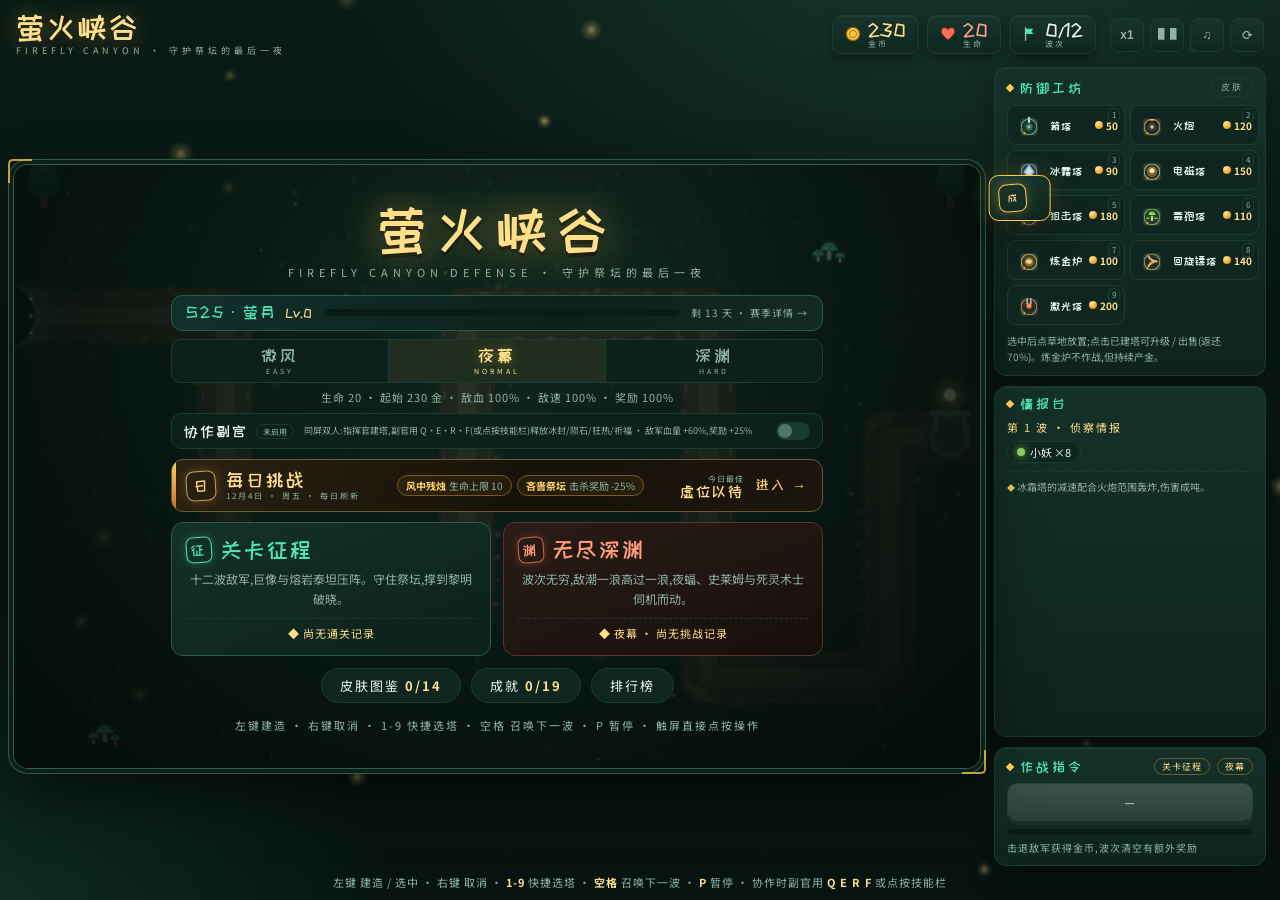
<file: v1.7.html>
<!DOCTYPE html>
<html lang="zh-CN">
<head>
<meta charset="utf-8">
<meta name="viewport" content="width=device-width,initial-scale=1,maximum-scale=1,user-scalable=no,viewport-fit=cover">
<meta name="theme-color" content="#0a1a15">
<title>萤火峡谷 · 塔防</title>
<link rel="preconnect" href="https://fonts.googleapis.com">
<link href="https://fonts.googleapis.com/css2?family=ZCOOL+KuaiLe&family=Noto+Sans+SC:wght@400;500;700&display=swap" rel="stylesheet">
<style>
:root{
  --ink:#e8f4ec; --mut:#8fb3a3; --gold:#ffc94d; --gold2:#ffdf8a; --teal:#4fe3b2;
  --red:#ff6d5a; --panel:#122b24; --line:#2b5a4a; --line2:#1a3d32;
}
*{box-sizing:border-box;margin:0;padding:0}
html,body{height:100%;overflow:hidden}
body{
  height:100vh;height:100dvh;
  background:
    radial-gradient(1100px 700px at 75% -10%, #16382d, transparent 60%),
    radial-gradient(900px 700px at -10% 110%, #11362a, transparent 60%),
    linear-gradient(#0a1a15,#071310);
  color:var(--ink); font-family:'Noto Sans SC',system-ui,sans-serif;
  user-select:none;-webkit-user-select:none;-webkit-touch-callout:none;
  -webkit-text-size-adjust:100%;touch-action:manipulation;overscroll-behavior:none;
}
#bgfx{position:fixed;inset:0;z-index:0;pointer-events:none;width:100%;height:100%}
#app{position:relative;z-index:1;height:100%;display:flex;flex-direction:column;
  padding:10px 14px;
  padding-top:max(10px,env(safe-area-inset-top));
  padding-bottom:max(10px,env(safe-area-inset-bottom));}

/* ================= 顶栏 ================= */
header{flex:none;display:flex;align-items:center;gap:14px;padding:2px 2px 10px}
.brand h1{font-family:'ZCOOL KuaiLe';font-weight:400;font-size:clamp(18px,2.4vw,32px);letter-spacing:3px;color:var(--gold2);text-shadow:0 0 24px rgba(255,201,77,.35);white-space:nowrap}
.brand .tag{display:block;font-size:9px;letter-spacing:4px;color:var(--mut);margin-top:1px}
.stats{display:flex;gap:8px;margin-left:auto}
.stat{display:flex;align-items:center;gap:7px;background:linear-gradient(#16352c,#0f2620);
  border:1px solid var(--line2);border-radius:9px;padding:4px 12px;
  box-shadow:inset 0 1px 0 rgba(255,255,255,.05),0 4px 12px rgba(0,0,0,.35)}
.stat .ico{width:16px;height:16px;flex:none}
.stat div{display:flex;flex-direction:column;line-height:1.05}
.stat b{font-family:'ZCOOL KuaiLe';font-weight:400;font-size:clamp(14px,1.6vw,19px)}
.stat .lbl{font-size:8px;color:var(--mut);letter-spacing:2px}
#stGold b{color:var(--gold2)} #stLife b{color:#ff9d8a}
.stat.pop b{animation:pop .32s}
@keyframes pop{40%{transform:scale(1.35)}}
.stat.hurt{animation:hurt .4s}
@keyframes hurt{25%{transform:translateX(-4px)}75%{transform:translateX(4px)}}
.ctrls{display:flex;gap:6px}
.cbtn{width:34px;height:34px;border-radius:8px;border:1px solid var(--line2);
  background:linear-gradient(#16352c,#0f2620);color:var(--mut);font-size:12px;font-weight:700;
  cursor:pointer;transition:.15s}
.cbtn:hover{color:var(--gold2);border-color:var(--line);transform:translateY(-1px)}
.cbtn:active{transform:scale(.92)}
.cbtn.off{color:#54726a;text-decoration:line-through}

/* ================= 主区:视口锁定 + 字母盒 ================= */
main{flex:1;min-height:0;display:flex;gap:14px}
#stageWrap{flex:1;min-width:0;min-height:0;display:flex;align-items:center;justify-content:center}
/* 画布已 display:block,无需 line-height/font-size  hack(否则会被菜单/浮层继承,导致文本行盒塌缩重叠) */
#stage{position:relative;flex:none}
#stage::before,#stage::after{content:'';position:absolute;width:22px;height:22px;pointer-events:none;z-index:2;opacity:.75}
#stage::before{top:-6px;left:-6px;border-top:2px solid var(--gold);border-left:2px solid var(--gold);border-radius:5px 0 0 0}
#stage::after{bottom:-6px;right:-6px;border-bottom:2px solid var(--gold);border-right:2px solid var(--gold);border-radius:0 0 5px 0}
#game{display:block;background:#0c241c;border-radius:14px;touch-action:none;
  box-shadow:0 0 0 1px #2f5f4e,0 0 0 5px #0c1f19,0 0 0 6px #2b5a4a,0 26px 60px rgba(0,0,0,.55)}
#game.placing{cursor:crosshair}
#stage.paused #game{filter:brightness(.72) saturate(.8)}
#pauseTag{position:absolute;top:10px;right:10px;display:none;z-index:4;background:rgba(10,25,20,.88);
  border:1px solid var(--line);color:var(--teal);padding:4px 10px;border-radius:8px;font-size:11px;letter-spacing:3px}
#stage.paused #pauseTag{display:block}
#banner{position:absolute;top:12px;left:50%;transform:translateX(-50%);z-index:3;opacity:0;pointer-events:none;
  font-family:'ZCOOL KuaiLe';font-size:clamp(15px,2.6vmin,26px);letter-spacing:4px;color:#fff;white-space:nowrap;
  background:linear-gradient(90deg,transparent,rgba(8,22,17,.92) 16%,rgba(8,22,17,.92) 84%,transparent);
  padding:6px 30px;text-shadow:0 0 16px rgba(79,227,178,.5)}
#banner.show{animation:ban 2.3s ease forwards}
#banner.red{color:#ff9d8a;text-shadow:0 0 16px rgba(255,109,90,.6)}
@keyframes ban{0%{opacity:0;transform:translate(-50%,-16px) scale(.92)}12%{opacity:1;transform:translate(-50%,0) scale(1)}80%{opacity:1}100%{opacity:0;transform:translate(-50%,8px)}}
#toast{position:absolute;left:10px;bottom:10px;z-index:4;background:rgba(10,25,20,.92);border:1px solid var(--line);
  color:var(--teal);padding:5px 12px;border-radius:8px;font-size:11px;letter-spacing:1px;opacity:0;
  transform:translateY(6px);transition:.3s;pointer-events:none}
#toast.show{opacity:1;transform:none}
#skillbar{position:absolute;left:50%;bottom:10px;transform:translateX(-50%);display:none;gap:6px;z-index:4}
#skillbar.on{display:flex}
.skill{position:relative;width:clamp(56px,9vmin,78px);padding:6px 3px 5px;text-align:center;overflow:hidden;cursor:pointer;
  background:linear-gradient(#16352c,#0d211b);border:1px solid var(--line2);border-radius:9px;transition:.2s}
.skill:active{transform:scale(.93)}
.skill b{display:block;font-family:'ZCOOL KuaiLe';font-size:clamp(12px,2vmin,16px);color:var(--teal)}
.skill span{display:block;font-size:clamp(7px,1.2vmin,9px);color:var(--mut);letter-spacing:1px}
.skill em{position:absolute;top:2px;right:4px;font-style:normal;font-size:9px;color:#ffdf8a;font-weight:700}
.skill .cd{position:absolute;left:0;right:0;top:0;height:0%;background:rgba(4,12,9,.74);pointer-events:none}
.skill.rdy{border-color:var(--gold);box-shadow:0 0 12px rgba(255,201,77,.28)}
.skill.rdy b{color:var(--gold2)}
#hintbar{flex:none;margin-top:8px;font-size:11px;color:var(--mut);letter-spacing:1px;text-align:center}
#hintbar b{color:var(--gold2);font-weight:700}

/* ================= 主菜单 ================= */
#menu{position:absolute;inset:0;z-index:8;display:none;align-items:center;justify-content:center;line-height:1.5;
  background:radial-gradient(ellipse at 50% 28%, rgba(12,30,23,.55), rgba(4,12,9,.93));border-radius:14px}
#menu.show{display:flex}
.menu-box{text-align:center;max-width:660px;width:94%;max-height:97%;overflow-y:auto;overscroll-behavior:contain;
  padding:8px 4px;animation:rise .6s ease;scrollbar-width:thin}
.m-title{font-family:'ZCOOL KuaiLe';font-size:clamp(30px,6vmin,54px);letter-spacing:10px;color:var(--gold2);line-height:1.1;
  text-shadow:0 0 42px rgba(255,201,77,.5),0 4px 0 rgba(0,0,0,.45)}
.m-sub{font-size:clamp(8px,1.4vmin,11px);letter-spacing:5px;color:var(--mut);margin:6px 0 14px;line-height:1.4}
#contBtn{display:none;margin-bottom:12px}
#contBtn small{display:inline-block;font-size:10px;font-weight:700;margin-left:6px;color:#6b4a08;letter-spacing:1px}
.seasonbar{display:flex;align-items:center;gap:12px;width:100%;padding:8px 14px;margin-bottom:8px;border-radius:11px;cursor:pointer;
  background:linear-gradient(120deg,#12302a,#0c211c 60%,#132a24);border:1px solid #2b5a4a;transition:.2s;text-align:left;font-family:'Noto Sans SC'}
.seasonbar:hover{border-color:var(--teal);transform:translateY(-2px);box-shadow:0 8px 22px rgba(0,0,0,.4),0 0 18px rgba(79,227,178,.12)}
.seasonbar:active{transform:scale(.98)}
.sb-l{display:flex;align-items:baseline;gap:8px;flex:none}
.sb-l em{font-style:normal;font-family:'ZCOOL KuaiLe';font-size:clamp(12px,2vmin,16px);color:var(--teal);letter-spacing:2px}
.sb-l b{font-family:'ZCOOL KuaiLe';font-weight:400;font-size:clamp(10px,1.7vmin,13px);color:var(--gold2)}
.sb-track{flex:1;height:7px;background:#0a1c16;border-radius:4px;overflow:hidden}
.sb-track i{display:block;height:100%;width:0;background:linear-gradient(90deg,#4fe3b2,#ffd75e)}
.sb-r{flex:none;font-size:clamp(8px,1.4vmin,10px);color:var(--mut);letter-spacing:1px}
.diffrow{display:flex;border:1px solid var(--line2);border-radius:10px;overflow:hidden;margin-bottom:6px;background:#0c211a}
.diff{flex:1;padding:7px 4px 6px;background:none;border:none;cursor:pointer;color:var(--mut);transition:.15s;
  border-right:1px solid var(--line2);font-family:'Noto Sans SC'}
.diff:last-child{border-right:none}
.diff b{display:block;font-family:'ZCOOL KuaiLe';font-weight:400;font-size:clamp(13px,2.2vmin,17px);letter-spacing:3px}
.diff i{font-style:normal;display:block;font-size:7px;letter-spacing:3px;margin-top:2px}
.diff:hover{color:var(--ink);background:rgba(79,227,178,.05)}
.diff:active{transform:scale(.97)}
.diff.sel{background:rgba(255,201,77,.08);color:var(--gold2)}
.diff.sel b{color:var(--gold2);text-shadow:0 0 12px rgba(255,201,77,.4)}
.diff[data-d="hard"].sel{background:rgba(255,109,90,.08)}
.diff[data-d="hard"].sel b{color:#ff9d7a;text-shadow:0 0 12px rgba(255,109,90,.4)}
.diffinfo{font-size:clamp(8px,1.5vmin,11px);color:var(--mut);letter-spacing:1px;margin-bottom:8px}
.cooprow{display:flex;align-items:center;gap:10px;width:100%;padding:8px 12px;margin-bottom:10px;border-radius:10px;cursor:pointer;
  background:#0c211a;border:1px solid var(--line2);transition:.2s;text-align:left;font-family:'Noto Sans SC'}
.cooprow:hover{border-color:var(--line)}
.cooprow:active{transform:scale(.98)}
.cooprow.on{border-color:var(--teal);background:rgba(79,227,178,.06)}
.cp-l{flex:none;display:flex;align-items:center;gap:8px}
.cp-l b{font-family:'ZCOOL KuaiLe';font-weight:400;font-size:clamp(12px,2vmin,15px);letter-spacing:2px;color:var(--ink)}
.cp-l span{font-size:8px;color:var(--mut);border:1px solid var(--line2);border-radius:8px;padding:1px 6px}
.cooprow.on .cp-l span{color:var(--teal);border-color:var(--teal)}
.cp-d{flex:1;font-size:9px;color:var(--mut);line-height:1.5}
.cp-sw{flex:none;width:34px;height:18px;border-radius:10px;background:#1a3d32;position:relative;transition:.2s}
.cp-sw::after{content:'';position:absolute;top:2px;left:2px;width:14px;height:14px;border-radius:50%;background:#55736a;transition:.2s}
.cooprow.on .cp-sw{background:rgba(79,227,178,.3)}
.cooprow.on .cp-sw::after{left:18px;background:var(--teal);box-shadow:0 0 8px rgba(79,227,178,.6)}
.dailycard{display:flex;align-items:center;gap:12px;width:100%;text-align:left;padding:10px 14px;margin-bottom:10px;
  border-radius:12px;cursor:pointer;position:relative;overflow:hidden;transition:.22s;flex-wrap:wrap;
  background:linear-gradient(120deg,#2a2113,#171208 55%,#1c1510);border:1px solid #6b5a2a;font-family:'Noto Sans SC'}
.dailycard::before{content:'';position:absolute;left:0;top:0;bottom:0;width:4px;background:linear-gradient(#ffd36b,#c96a2a)}
.dailycard:hover{transform:translateY(-3px);box-shadow:0 12px 30px rgba(0,0,0,.5),0 0 26px rgba(255,190,80,.16);border-color:var(--gold)}
.dailycard:active{transform:scale(.98)}
.dc-left{display:flex;align-items:center;gap:10px;flex:none}
.dc-badge{width:30px;height:30px;flex:none;display:flex;align-items:center;justify-content:center;
  font-family:'ZCOOL KuaiLe';font-size:15px;color:#ffd36b;border:1.5px solid #c8a24a;border-radius:8px;
  transform:rotate(-4deg);box-shadow:0 0 12px rgba(255,201,77,.25)}
.dailycard h4{font-family:'ZCOOL KuaiLe';font-weight:400;font-size:clamp(14px,2.4vmin,19px);letter-spacing:3px;color:var(--gold2)}
.dc-date{display:block;font-size:8px;color:var(--mut);letter-spacing:2px;margin-top:1px}
.dc-muts{display:flex;gap:5px;flex-wrap:wrap;flex:1;justify-content:center}
.mutchip{font-size:clamp(8px,1.4vmin,10px);padding:2px 8px;border-radius:12px;border:1px solid #7a5a1d;color:var(--mut);background:rgba(255,201,77,.06)}
.mutchip b{color:#ffd36b;font-weight:700;margin-right:3px}
.dc-rec{font-size:8px;color:var(--mut);flex:none;text-align:right;letter-spacing:1px}
.dc-rec b{display:block;color:var(--gold2);font-family:'ZCOOL KuaiLe';font-weight:400;font-size:clamp(11px,2vmin,15px);letter-spacing:2px}
.dc-go{font-family:'ZCOOL KuaiLe';color:#ffd36b;letter-spacing:2px;flex:none;font-size:clamp(11px,1.8vmin,14px)}
.modes{display:flex;gap:12px;text-align:left}
.mode{flex:1;position:relative;overflow:hidden;padding:14px;border-radius:12px;cursor:pointer;transition:.22s;
  background:linear-gradient(160deg,#143129,#0c211a);border:1px solid #2b5a4a;font-family:'Noto Sans SC'}
.mode:hover{transform:translateY(-4px)}
.mode:active{transform:scale(.98)}
.mode-level:hover{box-shadow:0 14px 34px rgba(0,0,0,.5),0 0 24px rgba(79,227,178,.18);border-color:var(--teal)}
.mode-endless{background:linear-gradient(160deg,#2a1c17,#170f0c);border-color:#5a332a}
.mode-endless:hover{box-shadow:0 14px 34px rgba(0,0,0,.5),0 0 24px rgba(255,120,80,.2);border-color:#c96a4a}
.mode h4{display:flex;align-items:center;gap:9px;font-family:'ZCOOL KuaiLe';font-weight:400;font-size:clamp(15px,2.8vmin,22px);letter-spacing:3px;margin-bottom:6px}
.mode-level h4{color:var(--teal)} .mode-endless h4{color:#ff9d7a}
.mbadge{width:26px;height:26px;flex:none;display:inline-flex;align-items:center;justify-content:center;
  font-size:14px;border-radius:7px;transform:rotate(-4deg)}
.mode-level .mbadge{border:1.5px solid var(--teal);color:var(--teal);box-shadow:0 0 10px rgba(79,227,178,.3)}
.mode-endless .mbadge{border:1.5px solid #c96a4a;color:#ff9d7a;box-shadow:0 0 10px rgba(255,120,80,.3)}
.mode p{font-size:clamp(10px,1.6vmin,12px);color:var(--mut);line-height:1.7}
.mode .rec{margin-top:8px;font-size:clamp(9px,1.5vmin,11px);color:var(--gold2);letter-spacing:1px;border-top:1px dashed var(--line2);padding-top:6px}
.metarow{display:flex;gap:10px;margin-top:12px;justify-content:center;flex-wrap:wrap}
.metabtn{background:#0f2620;border:1px solid var(--line2);color:var(--ink);border-radius:20px;padding:7px 18px;
  font-size:clamp(11px,1.7vmin,13px);cursor:pointer;letter-spacing:2px;transition:.15s;font-family:'Noto Sans SC'}
.metabtn b{color:var(--gold2);margin-left:5px;font-weight:700}
.metabtn:hover{border-color:var(--line);transform:translateY(-2px);box-shadow:0 6px 16px rgba(0,0,0,.4)}
.metabtn:active{transform:scale(.95)}
.m-hint{margin-top:14px;font-size:clamp(8px,1.5vmin,11px);color:var(--mut);letter-spacing:2px}

/* ================= 浮层 ================= */
.metaov{position:absolute;inset:0;z-index:9;display:none;background:rgba(4,12,9,.94);border-radius:14px;overflow:hidden;line-height:1.5}
.metaov.show{display:block}
.meta-in{max-width:640px;margin:20px auto;padding:0 16px 22px;max-height:calc(100% - 40px);overflow-y:auto;overscroll-behavior:contain;scrollbar-width:thin}
.meta-in::-webkit-scrollbar{width:6px}
.meta-in::-webkit-scrollbar-thumb{background:#2b5a4a;border-radius:3px}
.meta-head{display:flex;align-items:center;margin-bottom:5px}
.meta-head h3{font-family:'ZCOOL KuaiLe';font-weight:400;font-size:clamp(17px,3vmin,24px);letter-spacing:5px;color:var(--gold2)}
.meta-close{margin-left:auto;width:30px;height:30px;border-radius:8px;border:1px solid var(--line2);
  background:#0f2620;color:var(--mut);cursor:pointer;font-size:12px;transition:.15s}
.meta-close:hover{color:#ff9d7a;border-color:#7a3a2e}
.meta-sub{font-size:10px;color:var(--mut);margin-bottom:12px;letter-spacing:1px}
.skinrow{display:flex;align-items:center;gap:10px;background:#0f2620;border:1px solid var(--line2);
  border-radius:10px;padding:7px 9px;margin-bottom:7px}
.skint{display:flex;align-items:center;gap:7px;width:104px;flex:none}
.skint canvas{width:40px;height:40px}
.skint b{font-family:'ZCOOL KuaiLe';font-weight:400;font-size:13px;letter-spacing:2px}
.skinchips{display:flex;gap:7px;flex-wrap:wrap}
.skinchip{position:relative;width:60px;padding:4px 3px 3px;border:1px solid var(--line2);border-radius:8px;
  background:#0c211a;cursor:pointer;display:flex;flex-direction:column;align-items:center;gap:2px;transition:.15s}
.skinchip canvas{width:38px;height:38px}
.skinchip:hover:not(:disabled){transform:translateY(-2px);border-color:var(--line)}
.skinchip:active:not(:disabled){transform:scale(.94)}
.skinchip.eq{border-color:var(--gold);box-shadow:0 0 0 1px var(--gold),0 0 14px rgba(255,201,77,.2)}
.skinchip.lock{opacity:.55;filter:grayscale(.7);cursor:not-allowed}
.skinchip span{font-size:9px;color:var(--ink)}
.skinchip em{font-style:normal;font-size:7px;color:var(--gold2)}
.skinchip .lk{position:absolute;top:2px;right:4px;font-size:8px;color:#ff9d7a;z-index:1}
.achrow{display:flex;align-items:center;gap:10px;background:#0f2620;border:1px solid var(--line2);
  border-radius:10px;padding:8px 10px;margin-bottom:7px;opacity:.62}
.achrow.un{opacity:1;border-color:#6b5a2a}
.abadge{width:28px;height:28px;flex:none;display:flex;align-items:center;justify-content:center;
  font-family:'ZCOOL KuaiLe';font-size:14px;border-radius:8px;border:1.5px solid #55736a;color:#7fa896;transform:rotate(-4deg)}
.achrow.un .abadge,#achToast .abadge{border-color:var(--gold);color:var(--gold2);box-shadow:0 0 12px rgba(255,201,77,.3)}
.achrow div{display:flex;flex-direction:column;gap:2px;flex:1;min-width:0}
.achrow b{font-size:13px;line-height:1.25}
.achrow span{font-size:10px;color:var(--mut);line-height:1.3}
.achrow i{font-style:normal;font-size:9px;color:var(--teal);line-height:1.3}
.achrow>em{margin-left:auto;font-style:normal;font-size:9px;color:var(--mut);letter-spacing:1px;flex:none;white-space:nowrap}
.achrow.un>em{color:var(--gold2)}
#achToast{position:absolute;top:10px;right:10px;z-index:10;display:flex;gap:9px;align-items:center;
  background:linear-gradient(160deg,#1c3a2f,#0e241c);border:1px solid var(--gold);border-radius:10px;
  padding:8px 14px 8px 9px;box-shadow:0 10px 30px rgba(0,0,0,.5),0 0 24px rgba(255,201,77,.22);
  transform:translateX(130%);transition:transform .45s cubic-bezier(.2,.9,.3,1.2)}
#achToast.show{transform:none}
#achToast b{display:block;font-family:'ZCOOL KuaiLe';font-weight:400;font-size:13px;color:var(--gold2);letter-spacing:2px}
#achToast span{font-size:10px;color:var(--ink)}
.lbtabs{display:flex;gap:7px;margin-bottom:10px}
.lbtab{flex:1;padding:7px;border-radius:8px;border:1px solid var(--line2);background:#0c211a;color:var(--mut);
  cursor:pointer;font-size:11px;letter-spacing:2px;transition:.15s;font-family:'Noto Sans SC'}
.lbtab:hover{color:var(--ink)}
.lbtab.sel{color:var(--gold2);border-color:var(--gold);background:rgba(255,201,77,.07)}
.lbrow{display:flex;align-items:center;gap:9px;background:#0f2620;border:1px solid var(--line2);
  border-radius:8px;padding:7px 10px;margin-bottom:5px;font-size:11px}
.lbrow.new{border-color:var(--gold);box-shadow:0 0 12px rgba(255,201,77,.22)}
.lbrank{width:24px;height:24px;flex:none;display:flex;align-items:center;justify-content:center;border-radius:6px;
  font-family:'ZCOOL KuaiLe';font-size:13px;border:1px solid var(--line2);color:var(--mut)}
.lbrank.r1{border-color:#e8c56a;color:#ffe9a3}
.lbrank.r2{border-color:#9fb4c4;color:#d7e6f2}
.lbrank.r3{border-color:#b08050;color:#e8c39a}
.lbval{font-family:'ZCOOL KuaiLe';font-size:15px;color:#fff;letter-spacing:1px}
.lbdiff{font-style:normal;font-size:8px;border:1px solid #6b5a2a;color:var(--gold2);border-radius:8px;padding:1px 6px;letter-spacing:1px}
.lbsub{font-size:9px;color:var(--mut)}
.lbdate{margin-left:auto;color:var(--mut);font-size:9px;letter-spacing:1px}
.lbempty{text-align:center;color:var(--mut);font-size:11px;padding:28px 0;letter-spacing:2px}
.slvbox{display:flex;align-items:center;gap:12px;background:#0f2620;border:1px solid var(--line2);
  border-radius:10px;padding:10px 14px;margin-bottom:12px}
.slv span{display:block;font-size:8px;color:var(--mut);letter-spacing:2px}
.slv b{font-family:'ZCOOL KuaiLe';font-weight:400;font-size:22px;color:var(--gold2)}
.sxptrack{flex:1;height:9px;background:#0a1c16;border-radius:6px;overflow:hidden}
.sxptrack i{display:block;height:100%;width:0;background:linear-gradient(90deg,#4fe3b2,#ffd75e);border-radius:6px;transition:width .4s}
.sxpnum{font-size:10px;color:var(--mut);flex:none}
.strack{display:flex;gap:9px;overflow-x:auto;padding:4px 2px 8px;margin-bottom:10px;scrollbar-width:thin}
.strack::-webkit-scrollbar{height:5px}
.strack::-webkit-scrollbar-thumb{background:#2b5a4a;border-radius:3px}
.snode{position:relative;flex:none;width:80px;text-align:center;padding:7px 5px;background:#0f2620;
  border:1px solid var(--line2);border-radius:10px;opacity:.55}
.snode canvas{width:38px;height:38px}
.snode.un{opacity:1;border-color:var(--gold);box-shadow:0 0 12px rgba(255,201,77,.18)}
.slv-n{display:block;font-size:9px;color:var(--gold2);letter-spacing:1px;margin-bottom:2px}
.sname{display:block;font-size:8px;color:var(--ink);margin-top:2px}
.slock{position:absolute;top:3px;right:5px;font-size:7px;color:#ff9d7a}
.sbest{font-size:11px;color:var(--mut);margin-bottom:7px}
.sbest b{color:var(--gold2);font-family:'ZCOOL KuaiLe';font-weight:400;font-size:15px;margin-left:5px}
.sarch-t{font-size:9px;color:var(--mut);letter-spacing:2px;margin:7px 0 5px}
.sarchrow{display:flex;justify-content:space-between;font-size:10px;color:var(--mut);padding:5px 9px;
  background:#0f2620;border:1px solid var(--line2);border-radius:6px;margin-bottom:4px}

/* ================= 结算 ================= */
#overlay{position:absolute;inset:0;z-index:6;display:none;align-items:center;justify-content:center;line-height:1.5;
  background:rgba(4,12,9,.84);border-radius:14px}
#overlay.show{display:flex}
.ov-box{text-align:center;animation:rise .5s ease;padding:10px}
@keyframes rise{from{opacity:0;transform:translateY(18px)}to{opacity:1;transform:none}}
#overlay h3{font-family:'ZCOOL KuaiLe';font-weight:400;font-size:clamp(26px,6vmin,44px);letter-spacing:6px;margin-bottom:8px;line-height:1.1}
h3.win{color:var(--gold2);text-shadow:0 0 34px rgba(255,201,77,.55)}
h3.lose{color:#ff8d7a;text-shadow:0 0 34px rgba(255,109,90,.45)}
.newrec{display:inline-block;margin-bottom:12px;padding:3px 16px;border:1px solid var(--gold);border-radius:20px;
  color:var(--gold2);font-size:12px;letter-spacing:3px;animation:glowp 1.2s infinite}
@keyframes glowp{50%{box-shadow:0 0 20px rgba(255,201,77,.55)}}
.ovsub{color:var(--mut);margin-bottom:16px;font-size:clamp(11px,1.8vmin,14px)}
.ovstats{display:flex;gap:10px;justify-content:center;margin-bottom:18px;flex-wrap:wrap}
.ovstats>div{background:#0f2620;border:1px solid var(--line2);border-radius:10px;padding:8px 16px;display:flex;flex-direction:column;gap:2px}
.ovstats b{font-family:'ZCOOL KuaiLe';font-weight:400;font-size:clamp(16px,3vmin,23px);color:#fff}
.ovstats b i{font-style:normal;font-size:12px;color:var(--mut)}
.ovstats span{font-size:9px;color:var(--mut);letter-spacing:2px}
.ovbtns{display:flex;gap:10px;justify-content:center}
.btn{border:none;border-radius:8px;padding:8px 11px;font-size:12px;font-weight:700;cursor:pointer;
  font-family:'Noto Sans SC';transition:.15s}
.btn:active{transform:scale(.95)}
.btn.gold{background:linear-gradient(180deg,#ffd36b,#f0a92e);color:#3a2a05;font-family:'ZCOOL KuaiLe';
  font-size:clamp(13px,2.2vmin,17px);letter-spacing:3px;padding:10px 24px;box-shadow:0 4px 0 #8a6215,0 10px 24px rgba(240,169,46,.3)}
.btn.gold:hover{filter:brightness(1.07);transform:translateY(-1px)}
.btn.ghostbtn{background:transparent;border:1px solid var(--line);color:var(--teal);padding:10px 18px;letter-spacing:2px}
.btn.ghostbtn:hover{background:rgba(79,227,178,.08);transform:translateY(-1px)}

/* ================= 侧栏(桌面) ================= */
aside{width:272px;flex:none;display:flex;flex-direction:column;gap:10px;min-height:0}
.deckrow{display:flex;flex-direction:column;gap:10px;flex:1;min-height:0}
.panel{background:linear-gradient(180deg,#143129,#0e241d);border:1px solid var(--line2);border-radius:12px;
  padding:10px 12px;box-shadow:inset 0 1px 0 rgba(255,255,255,.04),0 10px 30px rgba(0,0,0,.35);min-height:0}
.panel h2{font-family:'ZCOOL KuaiLe';font-weight:400;font-size:14px;letter-spacing:3px;color:var(--teal);
  display:flex;align-items:center;gap:7px;margin-bottom:8px}
.panel h2::before{content:'';width:6px;height:6px;background:var(--gold);transform:rotate(45deg);flex:none}
.minibtn{margin-left:auto;font-size:9px;letter-spacing:2px;background:none;border:1px solid var(--line2);
  color:var(--mut);border-radius:12px;padding:2px 9px;cursor:pointer;transition:.15s}
.minibtn:hover{color:var(--gold2);border-color:var(--gold)}
#modeTag{margin-left:auto;font-family:'Noto Sans SC';font-size:9px;letter-spacing:1px;padding:1px 7px;
  border-radius:10px;border:1px solid #6b5a2a;color:var(--gold2)}
#modeTag.ember{border-color:#7a3a2e;color:#ff9d7a}
#diffTag{font-family:'Noto Sans SC';font-size:9px;letter-spacing:1px;padding:1px 7px;border-radius:10px;
  border:1px solid #6b5a2a;color:var(--gold2)}
#diffTag.t-easy{border-color:#2b5a4a;color:var(--teal)}
#diffTag.t-hard{border-color:#7a3a2e;color:#ff9d7a}
#coopTag{display:none;font-family:'Noto Sans SC';font-size:9px;letter-spacing:1px;padding:1px 7px;
  border-radius:10px;border:1px solid #2b5a4a;color:var(--teal)}
#cards{display:grid;grid-template-columns:1fr 1fr;gap:5px}
.card{position:relative;display:flex;gap:6px;align-items:center;padding:4px 6px;border:1px solid var(--line2);
  border-radius:9px;background:#0f2620;cursor:pointer;transition:.18s}
.card:hover{transform:translateY(-2px);border-color:var(--line);box-shadow:0 6px 14px rgba(0,0,0,.4)}
.card:active{transform:scale(.96)}
.card.sel{border-color:var(--gold);background:#1a3527;box-shadow:0 0 0 1px var(--gold),0 0 18px rgba(255,201,77,.16)}
.card.dis{opacity:.5;filter:grayscale(.6)}
.cico{width:30px;height:30px;flex:none}
.cinfo{display:flex;flex-direction:column;gap:1px;min-width:0;flex:1}
.cinfo b{font-family:'ZCOOL KuaiLe';font-weight:400;font-size:11px;letter-spacing:1px;color:#eafff4;white-space:nowrap}
.cinfo span{display:none}
.ccost{display:flex;align-items:center;font-weight:700;color:var(--gold2);font-size:10px;flex:none}
.ccost i{width:8px;height:8px;border-radius:50%;margin-right:3px;
  background:radial-gradient(circle at 35% 30%,#ffe9a3,#f0a92e 60%,#8a6215)}
.ckey{position:absolute;top:2px;right:4px;font-style:normal;font-size:8px;color:var(--mut);
  border:1px solid var(--line2);border-radius:4px;padding:0 3px;line-height:12px}
.hint{margin-top:8px;font-size:10px;color:var(--mut);line-height:1.6}
#ip{flex:1;min-height:0;display:flex;flex-direction:column}
#infoBody{flex:1;min-height:0;overflow-y:auto;overscroll-behavior:contain;scrollbar-width:thin}
#infoBody::-webkit-scrollbar{width:5px}
#infoBody::-webkit-scrollbar-thumb{background:#2b5a4a;border-radius:3px}
.sel-head{display:flex;align-items:center;gap:7px;margin-bottom:6px}
.sel-head .dot{width:9px;height:9px;border-radius:50%;flex:none}
.sel-head b{font-family:'ZCOOL KuaiLe';font-weight:400;font-size:14px;letter-spacing:2px}
.sel-head .lv{margin-left:auto;color:var(--gold2);font-size:11px;letter-spacing:2px}
.irow{display:flex;justify-content:space-between;font-size:12px;padding:4px 2px;border-bottom:1px dashed var(--line2);color:var(--mut)}
.irow b{color:#fff;font-weight:500}
.irow i{font-style:normal;color:var(--teal);font-size:10px;margin-left:4px}
.iacts{display:flex;gap:7px;margin-top:9px}
.btn.up{flex:1;background:linear-gradient(180deg,#5fe0b0,#2ea87c);color:#04241a;box-shadow:0 3px 0 #176b4d}
.btn.up:hover:not(:disabled){filter:brightness(1.08);transform:translateY(-1px)}
.btn.up:disabled{background:#23443a;color:#5d8272;box-shadow:none;cursor:not-allowed}
.btn.sell{background:#3a2320;color:#ff9d8a;border:1px solid #6b332a}
.btn.sell:hover{background:#4b2a24}
.intel-t{font-size:11px;letter-spacing:2px;color:var(--gold2);margin-bottom:6px}
.chips{display:flex;flex-wrap:wrap;gap:5px;margin-bottom:8px}
.chip{display:inline-flex;align-items:center;gap:5px;background:#0f2620;border:1px solid var(--line2);
  border-radius:20px;padding:2px 9px;font-size:11px}
.chip.boss{border-color:#7a3a2e;color:#ffb3a3}
.chip i{width:8px;height:8px;border-radius:50%;display:inline-block}
.chip em{font-style:normal;font-size:8px;border:1px solid #6b5a2a;color:var(--gold2);border-radius:4px;padding:0 3px;margin-left:2px;line-height:12px}
.chip.boss em{border-color:#7a3a2e;color:#ffb3a3}
.tip{font-size:10px;color:var(--mut);line-height:1.7;border-top:1px dashed var(--line2);padding-top:6px}
.tip::before{content:'◆ ';color:var(--gold);font-size:8px}
#waveBtn{width:100%;padding:9px;border-radius:10px;border:1px solid #7a5a1d;cursor:pointer;
  background:linear-gradient(180deg,#ffd36b,#f0a92e);color:#3a2a05;
  font-family:'ZCOOL KuaiLe';font-size:15px;letter-spacing:2px;line-height:1.2;
  box-shadow:0 4px 0 #8a6215,0 8px 22px rgba(240,169,46,.25);transition:.15s}
#waveBtn small{display:block;font-family:'Noto Sans SC';font-size:10px;font-weight:700;letter-spacing:1px;color:#6b4a08}
#waveBtn:hover:not(:disabled){filter:brightness(1.06);transform:translateY(-1px)}
#waveBtn:active:not(:disabled){transform:translateY(2px);box-shadow:0 1px 0 #8a6215}
#waveBtn:disabled{background:linear-gradient(180deg,#3a5348,#2a4038);color:#9dbfab;border-color:#22423a;
  box-shadow:0 4px 0 #1a3028;cursor:default}
#waveBar{height:5px;background:#0a1c16;border-radius:4px;margin-top:8px;overflow:hidden}
#waveBar i{display:block;height:100%;width:0;background:linear-gradient(90deg,#4fe3b2,#ffd75e);border-radius:4px}
#waveNote{margin-top:6px;font-size:10px;color:var(--mut);letter-spacing:1px;line-height:1.5}

/* ================= 矮屏桌面(720p 及以下) ================= */
@media (min-width:901px) and (max-height:680px){
  header{padding-bottom:6px}
  .panel{padding:7px 10px;border-radius:10px}
  .panel h2{font-size:12px;margin-bottom:5px}
  #cards{gap:4px}
  .card{padding:3px 5px}
  .cico{width:24px;height:24px}
  .cinfo b{font-size:10px}
  .hint{display:none}
  .irow{font-size:11px;padding:3px 2px}
  #waveBtn{padding:7px;font-size:13px}
  #waveNote{font-size:9px}
  #hintbar{font-size:10px;margin-top:5px}
}

/* ================= 平板 / 窄桌面(≤900px):上下结构 ================= */
@media (max-width:900px){
  #app{padding:8px 10px}
  header{gap:10px;padding-bottom:6px}
  .brand .tag{display:none}
  main{flex-direction:column;gap:7px}
  #hintbar{display:none}
  aside{width:100%;flex-direction:row;gap:7px;flex:none}
  #bp{flex:1.3;min-width:0}
  .deckrow{flex:2;flex-direction:row;min-width:0}
  #ip{flex:1.15}
  #wp{flex:1}
  .panel{padding:7px 9px;border-radius:10px}
  .panel h2{font-size:12px;margin-bottom:5px}
  .hint{display:none}
  #cards{grid-template-columns:repeat(auto-fill,minmax(86px,1fr));gap:4px}
  .ckey{display:none}
  #waveNote{display:none}
}

/* ================= 手机(≤600px):全紧凑堆叠 ================= */
@media (max-width:600px){
  #app{padding:5px 7px}
  header{flex-wrap:wrap;gap:5px;padding-bottom:4px}
  .brand h1{font-size:16px;letter-spacing:1px}
  .stats{order:3;width:100%;margin-left:0;justify-content:center;gap:5px}
  .stat{padding:2px 9px;border-radius:7px}
  .stat .ico{width:12px;height:12px}
  .stat b{font-size:13px}
  .stat .lbl{font-size:7px;letter-spacing:1px}
  .cbtn{width:27px;height:27px;font-size:10px;border-radius:7px}
  main{gap:5px}
  aside{flex-direction:column;gap:5px}
  #bp{order:1}
  .deckrow{order:2;flex-direction:row;gap:5px}
  #ip{flex:1.25}
  #wp{flex:1}
  .panel{padding:5px 7px;border-radius:9px}
  .panel h2{font-size:10px;margin-bottom:4px;letter-spacing:2px}
  #modeTag,#diffTag,#coopTag{font-size:7px;padding:1px 5px}
  #cards{grid-template-columns:repeat(7,1fr);gap:3px}
  .card{flex-direction:column;padding:3px 1px;gap:1px;border-radius:7px}
  .cico{width:22px;height:22px}
  .cinfo b{font-size:8px;letter-spacing:0}
  .ccost{font-size:8px}
  .ccost i{width:6px;height:6px;margin-right:2px}
  #infoBody{min-height:0;overflow-y:auto}
  .sel-head b{font-size:12px}
  .irow{font-size:9px;padding:2px 1px}
  .irow i{font-size:8px}
  .iacts{margin-top:5px;gap:4px}
  .btn{padding:5px 6px;font-size:10px}
  .intel-t{font-size:9px;margin-bottom:4px}
  .chip{font-size:9px;padding:1px 6px}
  .chip em{display:none}
  .tip{display:none}
  #waveBtn{padding:6px;font-size:12px}
  #waveBtn small{font-size:8px}
  #waveBar{height:3px;margin-top:5px}
  /* 菜单压缩 */
  .m-sub{margin:3px 0 8px}
  .cp-d{display:none}
  .m-hint{display:none}
  .dc-go{display:none}
  .mode{padding:9px 11px}
  .mode p{line-height:1.4}
  /* 浮层升为全屏,层级:菜单 < 结算 < 浮层 < 成就提示 */
  .metaov,#menu,#overlay{position:fixed;inset:0;border-radius:0}
  #menu{z-index:50}
  #overlay{z-index:55}
  .metaov{z-index:60}
  #achToast{position:fixed;top:8px;right:8px;z-index:80}
  .meta-in{margin:10px auto;max-height:calc(100% - 20px)}
  #stage::before,#stage::after{width:16px;height:16px}
}

/* ================= 横屏手机:类桌面布局 ================= */
@media (max-width:900px) and (orientation:landscape) and (max-height:520px){
  main{flex-direction:row;gap:8px}
  aside{width:212px;flex-direction:column;gap:6px}
  .deckrow{flex-direction:column;gap:6px}
  #cards{grid-template-columns:1fr 1fr}
  .card{flex-direction:row}
  .cico{width:22px;height:22px}
  .cinfo b{font-size:10px}
  .panel{padding:6px 8px}
  .panel h2{font-size:11px;margin-bottom:4px}
  #waveBtn{padding:6px;font-size:12px}
  #infoBody{overflow-y:auto}
  .stats{order:0;width:auto;margin-left:auto}
  .brand h1{font-size:15px}
  .stat b{font-size:12px}
  .stat .lbl{display:none}
}
</style>
</head>
<body>
<canvas id="bgfx"></canvas>
<div id="app">
  <header>
    <div class="brand">
      <h1>萤火峡谷</h1>
      <span class="tag">FIREFLY CANYON · 守护祭坛的最后一夜</span>
    </div>
    <div class="stats">
      <div class="stat" id="stGold">
        <svg class="ico" viewBox="0 0 18 18"><circle cx="9" cy="9" r="7.5" fill="#ffc94d" stroke="#8a6215" stroke-width="1.5"/><circle cx="9" cy="9" r="4" fill="none" stroke="#b8860b" stroke-width="1.4"/></svg>
        <div><b id="vGold">230</b><span class="lbl">金币</span></div>
      </div>
      <div class="stat" id="stLife">
        <svg class="ico" viewBox="0 0 18 18"><path d="M9 15.5C4 11.5 1.5 8.6 1.5 5.8 1.5 3.6 3.2 2 5.3 2c1.5 0 2.9.8 3.7 2.1C9.8 2.8 11.2 2 12.7 2c2.1 0 3.8 1.6 3.8 3.8 0 2.8-2.5 5.7-7.5 9.7z" fill="#ff6d5a" stroke="#8a2a1d"/></svg>
        <div><b id="vLife">20</b><span class="lbl">生命</span></div>
      </div>
      <div class="stat" id="stWave">
        <svg class="ico" viewBox="0 0 18 18"><path d="M4 2v14" stroke="#8fb3a3" stroke-width="1.6" stroke-linecap="round"/><path d="M4 3h9l-2.5 3L13 9H4z" fill="#4fe3b2"/></svg>
        <div><b id="vWave">0/12</b><span class="lbl">波次</span></div>
      </div>
    </div>
    <div class="ctrls">
      <button class="cbtn" id="spdBtn" title="游戏速度">x1</button>
      <button class="cbtn" id="pauseBtn" title="暂停 (P)">❚❚</button>
      <button class="cbtn" id="sndBtn" title="音效开关">♫</button>
      <button class="cbtn" id="rstBtn" title="重新开始">⟳</button>
    </div>
  </header>

  <main>
    <div id="stageWrap">
      <div id="stage">
        <canvas id="game" width="800" height="500"></canvas>
        <div id="banner"></div>
        <div id="pauseTag">已暂停</div>
        <div id="toast"></div>
        <div id="skillbar">
          <div class="skill" id="sk-q"><b>Q</b><span>冰霜新星</span><em></em><i class="cd"></i></div>
          <div class="skill" id="sk-e"><b>E</b><span>陨石打击</span><em></em><i class="cd"></i></div>
          <div class="skill" id="sk-r"><b>R</b><span>金币狂热</span><em></em><i class="cd"></i></div>
          <div class="skill" id="sk-f"><b>F</b><span>祭坛祈福</span><em></em><i class="cd"></i></div>
        </div>
        <div id="achToast"><span class="abadge">成</span><div><b id="achToastName"></b><span id="achToastDesc"></span></div></div>

        <div class="metaov" id="skinsOv">
          <div class="meta-in">
            <div class="meta-head"><h3>皮肤图鉴</h3><button class="meta-close" id="skinsClose">✕</button></div>
            <p class="meta-sub">完成成就或提升赛季等级解锁皮肤 · 点击已解锁的皮肤即可装备</p>
            <div id="skinsBody"></div>
          </div>
        </div>
        <div class="metaov" id="achOv">
          <div class="meta-in">
            <div class="meta-head"><h3>成就</h3><button class="meta-close" id="achClose">✕</button></div>
            <p class="meta-sub">成就进度永久保存 · 部分成就奖励专属塔皮肤</p>
            <div id="achBody"></div>
          </div>
        </div>
        <div class="metaov" id="lbOv">
          <div class="meta-in">
            <div class="meta-head"><h3>排行榜</h3><button class="meta-close" id="lbClose">✕</button></div>
            <p class="meta-sub">本地荣誉榜 · 记录你在峡谷留下的每一次战绩</p>
            <div class="lbtabs">
              <button class="lbtab sel" data-b="endless">无尽深渊</button>
              <button class="lbtab" data-b="daily">每日挑战</button>
              <button class="lbtab" data-b="level">关卡竞速</button>
            </div>
            <div id="lbBody"></div>
          </div>
        </div>
        <div class="metaov" id="seasonOv">
          <div class="meta-in">
            <div class="meta-head"><h3 id="seasonTitle">赛季</h3><button class="meta-close" id="seasonClose">✕</button></div>
            <p class="meta-sub" id="seasonSub"></p>
            <div class="slvbox">
              <div class="slv"><span>赛季等级</span><b id="sLvl">Lv.0</b></div>
              <div class="sxptrack"><i id="sXpBar"></i></div>
              <div class="sxpnum" id="sXpTxt"></div>
            </div>
            <div class="strack" id="sTrack"></div>
            <div class="sbest" id="sBest"></div>
            <div id="sArch"></div>
          </div>
        </div>

        <div id="overlay"><div class="ov-box" id="ovBox"></div></div>
        <div id="menu" class="show">
          <div class="menu-box">
            <div class="m-title">萤火峡谷</div>
            <div class="m-sub">FIREFLY CANYON DEFENSE · 守护祭坛的最后一夜</div>
            <button class="btn gold" id="contBtn"></button>
            <button class="seasonbar" id="seasonBtn">
              <span class="sb-l"><em id="sbName">赛季</em><b id="sbLvl">Lv.0</b></span>
              <span class="sb-track"><i id="sbBar"></i></span>
              <span class="sb-r" id="sbDays">赛季详情 →</span>
            </button>
            <div class="diffrow">
              <button class="diff" data-d="easy"><b>微风</b><i>EASY</i></button>
              <button class="diff" data-d="normal"><b>夜幕</b><i>NORMAL</i></button>
              <button class="diff" data-d="hard"><b>深渊</b><i>HARD</i></button>
            </div>
            <div class="diffinfo" id="diffInfo"></div>
            <button class="cooprow" id="coopBtn">
              <span class="cp-l"><b>协作副官</b><span id="coopState">未启用</span></span>
              <span class="cp-d">同屏双人:指挥官建塔,副官用 Q·E·R·F(或点按技能栏)释放冰封/陨石/狂热/祈福 · 敌军血量 +60%,奖励 +25%</span>
              <span class="cp-sw"></span>
            </button>
            <button class="dailycard" id="modeDaily">
              <span class="dc-left">
                <span class="dc-badge">日</span>
                <span><h4>每日挑战</h4><span class="dc-date" id="dcDate"></span></span>
              </span>
              <span class="dc-muts" id="dcMuts"></span>
              <span class="dc-rec" id="dcRec"></span>
              <span class="dc-go">进入 →</span>
            </button>
            <div class="modes">
              <button class="mode mode-level" id="modeLevel">
                <h4><span class="mbadge">征</span>关卡征程</h4>
                <p>十二波敌军,巨像与熔岩泰坦压阵。守住祭坛,撑到黎明破晓。</p>
                <div class="rec" id="recLevel"></div>
              </button>
              <button class="mode mode-endless" id="modeEndless">
                <h4><span class="mbadge">渊</span>无尽深渊</h4>
                <p>波次无穷,敌潮一浪高过一浪,夜蝠、史莱姆与死灵术士伺机而动。</p>
                <div class="rec" id="recEndless"></div>
              </button>
            </div>
            <div class="metarow">
              <button class="metabtn" id="skinsBtn">皮肤图鉴<b id="skinCnt">0/14</b></button>
              <button class="metabtn" id="achBtn">成就<b id="achCnt">0/19</b></button>
              <button class="metabtn" id="lbBtn">排行榜</button>
            </div>
            <div class="m-hint">左键建造 · 右键取消 · 1-9 快捷选塔 · 空格 召唤下一波 · P 暂停 · 触屏直接点按操作</div>
          </div>
        </div>
      </div>
    </div>

    <aside>
      <section class="panel" id="bp">
        <h2>防御工坊<button class="minibtn" id="skinsBtn2">皮肤</button></h2>
        <div id="cards"></div>
        <p class="hint">选中后点草地放置;点击已建塔可升级 / 出售(返还 70%)。炼金炉不作战,但持续产金。</p>
      </section>
      <div class="deckrow">
        <section class="panel" id="ip">
          <h2>情报台</h2>
          <div id="infoBody"></div>
        </section>
        <section class="panel" id="wp">
          <h2>作战指令<span id="modeTag">关卡征程</span><span id="diffTag">夜幕</span><span id="coopTag">协作</span></h2>
          <button id="waveBtn"></button>
          <div id="waveBar"><i></i></div>
          <div id="waveNote">击退敌军获得金币,波次清空有额外奖励</div>
        </section>
      </div>
    </aside>
  </main>
  <div id="hintbar">左键 建造 / 选中 · 右键 取消 · <b>1-9</b> 快捷选塔 · <b>空格</b> 召唤下一波 · <b>P</b> 暂停 · 协作时副官用 <b>Q E R F</b> 或点按技能栏</div>
</div>

<script>
'use strict';
/* ================= 基础 ================= */
const CELL=50, COLS=16, ROWS=10, W=COLS*CELL, H=ROWS*CELL;
const rnd=(a,b)=>a+Math.random()*(b-a);
const clamp=(v,a,b)=>Math.max(a,Math.min(b,v));
function rr(g,x,y,w,h,r){g.beginPath();g.moveTo(x+r,y);g.arcTo(x+w,y,x+w,y+h,r);g.arcTo(x+w,y+h,x,y+h,r);g.arcTo(x,y+h,x,y,r);g.arcTo(x,y,x+w,y,r);g.closePath();}
function lerpAng(a,b,t){let d=(b-a)%(Math.PI*2);if(d>Math.PI)d-=Math.PI*2;if(d<-Math.PI)d+=Math.PI*2;return a+d*Math.min(1,t);}
const FONT_S="600 11px 'Noto Sans SC',sans-serif", FONT_B="700 14px 'Noto Sans SC',sans-serif";

const cv=document.getElementById('game'), ctx=cv.getContext('2d');
let dpr=1;
function fit(){dpr=Math.min(window.devicePixelRatio||1,2);cv.width=W*dpr;cv.height=H*dpr;ctx.setTransform(dpr,0,0,dpr,0,0);}
/* ---- 字母盒布局:画布永远等比撑满可用区域,页面零滚动 ---- */
const stageWrap=document.getElementById('stageWrap');
function layoutStage(){
  const aw=stageWrap.clientWidth||10, ah=stageWrap.clientHeight||10;
  const ratio=W/H;
  let cw=aw, ch=aw/ratio;
  if(ch>ah){ch=ah;cw=ah*ratio;}
  cv.style.width=Math.floor(cw)+'px';
  cv.style.height=Math.floor(ch)+'px';}
new ResizeObserver(()=>{fit();layoutStage();}).observe(stageWrap);
addEventListener('orientationchange',()=>setTimeout(()=>{fit();layoutStage();},80));
fit();

/* ---- 发光精灵 ---- */
const GLOWS={};
function makeGlow(c){const cc=document.createElement('canvas');cc.width=cc.height=64;
  const g=cc.getContext('2d');let r,gg,b;
  if(c[0]==='#'){const n=parseInt(c.slice(1),16);r=n>>16&255;gg=n>>8&255;b=n&255;}
  else{const p=c.split(',');r=+p[0];gg=+p[1];b=+p[2];}
  const gr=g.createRadialGradient(32,32,0,32,32,32);
  gr.addColorStop(0,'rgba('+r+','+gg+','+b+',.9)');
  gr.addColorStop(.45,'rgba('+r+','+gg+','+b+',.32)');
  gr.addColorStop(1,'rgba('+r+','+gg+','+b+',0)');
  g.fillStyle=gr;g.fillRect(0,0,64,64);return cc;}
function drawGlow(g,x,y,r,c,a){let s=GLOWS[c];if(!s)s=GLOWS[c]=makeGlow(c);
  if(a!=null&&a<1){const p=g.globalAlpha;g.globalAlpha=p*a;g.drawImage(s,x-r,y-r,r+r,r+r);g.globalAlpha=p;}
  else g.drawImage(s,x-r,y-r,r+r,r+r);}

/* ================= 路径 ================= */
const WP=[[-1,2],[3,2],[3,7],[7,7],[7,2],[11,2],[11,8],[14,8],[14,4],[16.5,4]];
const pts=WP.map(([c,r])=>({x:(c+.5)*CELL,y:(r+.5)*CELL}));
const segs=[]; let totalLen=0;
for(let i=0;i<pts.length-1;i++){const a=pts[i],b=pts[i+1],len=Math.hypot(b.x-a.x,b.y-a.y);
  segs.push({x1:a.x,y1:a.y,x2:b.x,y2:b.y,len,cum:totalLen,a:Math.atan2(b.y-a.y,b.x-a.x)});totalLen+=len;}
function posAt(d){d=clamp(d,0,totalLen-.001);let s=segs[0];
  for(const sg of segs){if(d>=sg.cum&&d<=sg.cum+sg.len){s=sg;break}}
  const k=(d-s.cum)/s.len;return{x:s.x1+(s.x2-s.x1)*k,y:s.y1+(s.y2-s.y1)*k,a:s.a};}
const pathCells=new Set();
for(let i=0;i<WP.length-1;i++){let[c1,r1]=WP[i],[c2,r2]=WP[i+1];
  c1=clamp(c1,0,COLS-1);c2=clamp(c2,0,COLS-1);r1=clamp(r1,0,ROWS-1);r2=clamp(r2,0,ROWS-1);
  if(r1===r2){for(let c=Math.min(c1,c2);c<=Math.max(c1,c2);c++)pathCells.add(c+','+r1);}
  else{for(let r=Math.min(r1,r2);r<=Math.max(r1,r2);r++)pathCells.add(c1+','+r);}}
const DECOS=[{c:0,r:0,type:'tree',seed:1},{c:15,r:0,type:'tree',seed:4},{c:9,r:5,type:'rock',seed:2},{c:1,r:9,type:'shroom',seed:0},{c:13,r:1,type:'shroom',seed:3}];
const decoCells=new Set(DECOS.map(d=>d.c+','+d.r));

/* ================= 日期 / 种子 / 赛季 ================= */
const WEEK=['周日','周一','周二','周三','周四','周五','周六'];
const SEASON_NAMES=['萤月','霜翎','熔金','翠潮','夜歌','磐石','流火','苍岚','岚起','星垂','露凝','焰息'];
function dateStr(){const d=new Date();return d.getFullYear()+'-'+String(d.getMonth()+1).padStart(2,'0')+'-'+String(d.getDate()).padStart(2,'0');}
function shortDate(){const d=new Date();return (d.getMonth()+1)+'/'+d.getDate();}
function fmtDateCN(s){const p=s.split('-');return (+p[1])+'月'+(+p[2])+'日';}
function fmtTime(s){return Math.floor(s/60)+'′'+String(s%60).padStart(2,'0')+'″';}
function seedFromDate(ds){let h=2166136261;for(let i=0;i<ds.length;i++){h^=ds.charCodeAt(i);h=Math.imul(h,16777619)>>>0;}return h||123456;}
function mulberry32(a){return function(){a|=0;a=a+0x6D2B79F5|0;let t=Math.imul(a^a>>>15,1|a);t=t+Math.imul(t^t>>>7,61|t)^t;return((t^t>>>14)>>>0)/4294967296;};}
function seasonInfo(){
  const now=new Date();
  const start=new Date(now.getFullYear(),0,1);
  const doy=Math.floor((now-start)/86400000);
  const idx=Math.floor(doy/14);
  return {id:now.getFullYear()+'-S'+(idx+1),
    name:'S'+(idx+1)+' · '+SEASON_NAMES[idx%SEASON_NAMES.length],
    daysLeft:14-(doy%14)};}

/* ================= 数据 ================= */
const DIFFS={
  easy:  {name:'微风',lives:30,gold:280,hp:.85,spd:1,   rw:1.1},
  normal:{name:'夜幕',lives:20,gold:230,hp:1,  spd:1,   rw:1},
  hard:  {name:'深渊',lives:12,gold:180,hp:1.25,spd:1.12,rw:.9},
};
const MUTS=[
  {id:'poor',  name:'穷困潦倒',desc:'起始金币 150',   apply:m=>m.gold=150},
  {id:'rush',  name:'狂潮奔涌',desc:'敌人移速 +20%',  apply:m=>m.spd*=1.2},
  {id:'infl',  name:'军备通胀',desc:'建造升级造价 +40%',apply:m=>m.cost*=1.4},
  {id:'frag',  name:'风中残烛',desc:'生命上限 10',    apply:m=>m.lives=10},
  {id:'stingy',name:'吝啬祭坛',desc:'击杀奖励 -25%',  apply:m=>m.rw*=.75},
  {id:'beef',  name:'铜皮铁骨',desc:'敌人血量 +30%',  apply:m=>m.hp*=1.3},
];
const TOWERS={
  arrow :{name:'箭塔',  desc:'连射飞箭,单体输出',        cost:50, dmg:9, rate:2.6, range:115,proj:'arrow', color:'#7fd4c1'},
  cannon:{name:'火炮',  desc:'范围轰炸,克制成群',        cost:120,dmg:30,rate:.75, range:125,proj:'cannon',splash:58,color:'#ffb454'},
  frost :{name:'冰霜塔',desc:'脉冲寒气,减速敌军',        cost:90, dmg:5, rate:.8,  range:105,proj:'pulse', slow:{f:.55,t:1.6},color:'#7cc4ff'},
  tesla :{name:'电磁塔',desc:'链式闪电,贯穿多敌',        cost:150,dmg:16,rate:1.15,range:110,proj:'tesla', chain:3,color:'#ffd75e'},
  sniper:{name:'狙击塔',desc:'超远射程,优先击杀最强敌人', cost:180,dmg:75,rate:.4,  range:210,proj:'sniper',color:'#ff9d7a'},
  spore :{name:'毒孢塔',desc:'毒素叠加,持续侵蚀血肉',    cost:110,dmg:3, rate:1,   range:115,proj:'spore', psn:{dps:5,dur:3,max:5},color:'#9fe36b'},
  mine  :{name:'炼金炉',desc:'不攻击,源源不断产出金币',   cost:100,dmg:0, rate:0,   range:0,  proj:'mine', mine:{amt:6},color:'#ffcf5e'},
  boom  :{name:'回旋镖塔',desc:'飞镖往返穿刺,沿途双重打击',cost:140,dmg:12,rate:1.1,range:130,proj:'boom',color:'#e8b46b'},
  laser :{name:'激光塔',desc:'持续灼烧,锁定越久伤害越高', cost:200,dmg:14,dmg2:30,rate:1,range:140,proj:'laser',color:'#ff8a5c'},
};
for(const k in TOWERS)TOWERS[k].key=k;
const ORDER=['arrow','cannon','frost','tesla','sniper','spore','mine','boom','laser'];
const ENEMIES={
  imp:   {name:'小妖',    hp:46, spd:56, reward:8,  dmg:1, r:11,color:'#8fd45f'},
  wolf:  {name:'疾风狼',  hp:34, spd:105,reward:10, dmg:1, r:10,color:'#b9c4cf'},
  bat:   {name:'夜蝠',    hp:18, spd:135,reward:5,  dmg:1, r:8, color:'#8a7ab0'},
  ogre:  {name:'石甲兽',  hp:190,spd:33, reward:24, dmg:2, r:15,color:'#c99a5b'},
  slime: {name:'裂史莱姆',hp:95, spd:40, reward:12, dmg:1, r:14,color:'#79d968',split:true},
  mini:  {name:'小史莱姆',hp:30, spd:62, reward:4,  dmg:1, r:8, color:'#a3e88f'},
  shaman:{name:'暗萨满',  hp:85, spd:46, reward:20, dmg:1, r:11,color:'#c779d6',heal:7},
  wraith:{name:'幽灵',    hp:60, spd:80, reward:14, dmg:1, r:11,color:'#aef0dd',slowImmune:true},
  necro: {name:'死灵术士',hp:150,spd:34, reward:35, dmg:2, r:13,color:'#b0a6c9',summon:true},
  skel:  {name:'骸骨',    hp:24, spd:88, reward:3,  dmg:1, r:8, color:'#d8d2c2'},
  guard: {name:'盾卫',    hp:280,spd:30, reward:28, dmg:2, r:14,color:'#7f93a6',armor:5},
  boss:  {name:'峡谷巨像',hp:1500,spd:24,reward:160,dmg:8, r:22,color:'#9aa7b5',boss:true},
  golem: {name:'远古巨像',hp:3400,spd:21,reward:320,dmg:12,r:26,color:'#8d99a8',boss:true},
  titan: {name:'熔岩泰坦',hp:6500,spd:17,reward:600,dmg:15,r:28,color:'#8a6a52',boss:true,armor:8},
};
const WAVES=[
  [{t:'imp',count:8,gap:.9}],
  [{t:'imp',count:8,gap:.8},{t:'wolf',count:3,gap:.7,delay:1}],
  [{t:'wolf',count:6,gap:.65},{t:'imp',count:8,gap:.7,delay:2}],
  [{t:'ogre',count:3,gap:1.6},{t:'imp',count:10,gap:.55,delay:1}],
  [{t:'wolf',count:10,gap:.5},{t:'shaman',count:2,gap:2,delay:2},{t:'bat',count:8,gap:.4,delay:3}],
  [{t:'boss',count:1,gap:1},{t:'imp',count:8,gap:.8,delay:3},{t:'ogre',count:2,gap:2,delay:4}],
  [{t:'ogre',count:5,gap:1.4},{t:'shaman',count:3,gap:1.8,delay:2},{t:'wolf',count:6,gap:.5,delay:3},{t:'slime',count:3,gap:1.6,delay:2}],
  [{t:'imp',count:20,gap:.35},{t:'wolf',count:8,gap:.55,delay:2},{t:'shaman',count:2,gap:2,delay:3},{t:'bat',count:10,gap:.35,delay:3}],
  [{t:'wraith',count:6,gap:.9},{t:'ogre',count:6,gap:1.2,delay:1},{t:'shaman',count:3,gap:1.8,delay:2},{t:'necro',count:1,gap:1,delay:3}],
  [{t:'guard',count:4,gap:1.8},{t:'wolf',count:12,gap:.45,delay:1},{t:'wraith',count:6,gap:.8,delay:3},{t:'slime',count:4,gap:1.4,delay:2}],
  [{t:'guard',count:6,gap:1.4},{t:'wraith',count:10,gap:.6,delay:1},{t:'shaman',count:4,gap:1.6,delay:2},{t:'ogre',count:6,gap:1,delay:3},{t:'slime',count:4,gap:1.3,delay:4}],
  [{t:'golem',count:2,gap:6},{t:'guard',count:6,gap:1.3,delay:2},{t:'wraith',count:8,gap:.55,delay:3},{t:'shaman',count:4,gap:1.5,delay:4},{t:'imp',count:12,gap:.4,delay:5},{t:'titan',count:1,gap:1,delay:9}],
];
const HINTS=[
  '冰霜塔的减速配合火炮范围轰炸,伤害成吨。',
  '电磁塔的链式闪电对密集敌群效果拔群。',
  '狙击塔射程极远,优先轰杀血量最高的敌人。',
  '炼金炉不作战,但能源源不断产出金币。',
  '回旋镖往返各判定一次伤害,对排成长队的敌军极效。',
  '激光塔锁定越久越疼,别让它频繁切换目标。',
  '幽灵免疫减速,冰霜塔对它们无效!',
  '盾卫身披重甲,用高单发伤害击穿它。',
  '夜蝠成群且迅捷,链式闪电与脉冲是克星。',
  '裂史莱姆死后一分为二,范围伤害一次清干净。',
  '死灵术士会不断召唤骸骨,务必优先击杀!',
  '熔岩泰坦自带重甲,只有重火力才能撼动。',
  '提前召唤下一波可获得额外金币。',
  '毒素可叠加多层,对付石甲兽和巨像极效。',
];

const SKINS={
  arrow: [{id:'a0',name:'翠竹'},{id:'a1',name:'赤樱',ach:'a_clear'},{id:'a2',name:'夜金',season:2}],
  cannon:[{id:'c0',name:'黑铁'},{id:'c1',name:'熔岩',ach:'a_boss'},{id:'c2',name:'翡翠',season:8}],
  frost: [{id:'f0',name:'寒冰'},{id:'f1',name:'翡翠',ach:'a_hard'},{id:'f2',name:'烈焰',season:6}],
  tesla: [{id:'t0',name:'电光'},{id:'t1',name:'雷暴',ach:'a_e15'},{id:'t2',name:'极光',season:4}],
  sniper:[{id:'s0',name:'锈铁'},{id:'s1',name:'夜鹰',ach:'a_golem'},{id:'s2',name:'白骨',season:10}],
  spore: [{id:'p0',name:'毒孢'},{id:'p1',name:'血孢',ach:'a_e30'}],
  mine:  [{id:'m0',name:'石釜'},{id:'m1',name:'玉釜',ach:'a_gold'}],
  boom:  [{id:'b0',name:'原木'},{id:'b1',name:'血刃',ach:'a_boomK'}],
  laser: [{id:'l0',name:'白炽'},{id:'l1',name:'幽能',ach:'a_laser'}],
};
const PAL={
  arrow:{a0:{barrel:'#cfe8dd',tip:'#7fd4c1',base:'#3b6f5f'},
         a1:{barrel:'#ffe3ea',tip:'#ff7a95',base:'#7a3448'},
         a2:{barrel:'#3a3f4a',tip:'#ffd75e',base:'#23262e'}},
  cannon:{c0:{barrel:'#22262b',band:'#ffb454',base:'#3a3f46'},
          c1:{barrel:'#3a1810',band:'#ff6a3a',base:'#241009',core:'#ff8a4d',glow:'#ff6a3a'},
          c2:{barrel:'#1f3a2c',band:'#57e6a8',base:'#14291e',core:'#7df0c0'}},
  frost:{f0:{cry:'#bfe3ff',edge:'#7cc4ff'},f1:{cry:'#d9ffe9',edge:'#57e6a8'},f2:{cry:'#ffd0b8',edge:'#ff7a4d'}},
  tesla:{t0:{orb:'#ffe9a3',coil:'#8a7434'},t1:{orb:'#cfeaff',coil:'#3a6a8a',spark:'#9fd4ff'},
         t2:{orb:'#aef0dd',coil:'#2a6a5a',spark:'#7df0c0'}},
  sniper:{s0:{barrel:'#d8cfc4',tip:'#ff9d7a',base:'#4a3f38'},s1:{barrel:'#2b3138',tip:'#ff4d4d',base:'#191d22'},
          s2:{barrel:'#e8e2d2',tip:'#d8d2c2',base:'#3a352a'}},
  spore:{p0:{cap:'#7fc94f',stem:'#d8cfae',spot:'#e6ffc9'},p1:{cap:'#e05a4a',stem:'#e8d5c0',spot:'#ffd9d0'}},
  mine:{m0:{pot:'#3a332a',molten:'#ffcf5e',rim:'#6b5a3a'},m1:{pot:'#23332c',molten:'#7df0c0',rim:'#3a6b5a'}},
  boom:{b0:{arm:'#e8b46b',base:'#4a3f2a'},b1:{arm:'#ff6d5a',base:'#3a1f1a'}},
  laser:{l0:{prong:'#c9c2b0',core:'#ff8a5c',base:'#3a332a'},l1:{prong:'#6ad4ff',core:'#4fe3b2',base:'#1f3a3a'}},
};
const SEASON_REWARDS=[
  {lvl:2,skin:'arrow:a2'},{lvl:4,skin:'tesla:t2'},{lvl:6,skin:'frost:f2'},
  {lvl:8,skin:'cannon:c2'},{lvl:10,skin:'sniper:s2'},
];
const xpNeed=l=>100+l*50;

const ACHS=[
  {id:'a_kill10', name:'初露锋芒', desc:'累计击杀 10 名敌人'},
  {id:'a_kill500',name:'百战老兵', desc:'累计击杀 500 名敌人'},
  {id:'a_boss',   name:'屠龙者',   desc:'击杀 1 尊峡谷巨像', skin:'cannon:c1'},
  {id:'a_golem',  name:'深渊屠神', desc:'击杀 1 尊远古巨像', skin:'sniper:s1'},
  {id:'a_titan',  name:'泰坦陨落', desc:'击杀 1 尊熔岩泰坦'},
  {id:'a_clear',  name:'守夜人',   desc:'通关关卡模式', skin:'arrow:a1'},
  {id:'a_hard',   name:'黎明曙光', desc:'通关「深渊」难度关卡', skin:'frost:f1'},
  {id:'a_coop',   name:'并肩作战', desc:'协作模式下通关关卡征程'},
  {id:'a_e15',    name:'无尽行者', desc:'无尽模式坚守 15 波', skin:'tesla:t1'},
  {id:'a_e30',    name:'深渊凝视', desc:'无尽模式坚守 30 波', skin:'spore:p1'},
  {id:'a_daily5', name:'破晓之约', desc:'每日挑战坚守 5 波'},
  {id:'a_daily15',name:'日之守护', desc:'每日挑战坚守 15 波'},
  {id:'a_gold',   name:'富可敌国', desc:'单局累计收入 3000 金', skin:'mine:m1'},
  {id:'a_lv3',    name:'工匠大师', desc:'打造一座满级塔'},
  {id:'a_all7',   name:'全面布防', desc:'同时拥有全部 9 种塔'},
  {id:'a_mine3',  name:'炼金大亨', desc:'同时拥有 3 座炼金炉'},
  {id:'a_necro10',name:'亡灵克星', desc:'累计击杀 10 名死灵术士'},
  {id:'a_boomK',  name:'回旋风暴', desc:'回旋镖单次往返命中 8 人次', skin:'boom:b1'},
  {id:'a_laser',  name:'聚焦之光', desc:'激光塔单次锁定灼烧 500 伤害', skin:'laser:l1'},
];

const SKILLS={
  q:{name:'冰霜新星',cd:30},
  e:{name:'陨石打击',cd:22},
  r:{name:'金币狂热',cd:40},
  f:{name:'祭坛祈福',cd:60},
};

/* ================= 存档 / 纪录 ================= */
const SAVE_KEY='firefly_td_save_v1', REC_KEY='firefly_td_records_v1';
let records={diff:'normal',coop:false,coopClears:0,
  endlessBest:{easy:0,normal:0,hard:0},clears:0,hardClears:0,ach:{},eq:{},
  dailyBest:{},lb:{endless:[],daily:[],level:[]},
  season:{id:'',name:'',xp:0,lvl:0,bestEndless:0,archive:[]},
  stats:{kills:0,boss:0,golem:0,titan:0,necro:0,eBest:0,dBest:0,lv3:0,laser500:0,boom8:0}};
try{const r=JSON.parse(localStorage.getItem(REC_KEY));
  if(r){
    if(typeof r.endlessBest==='number')r.endlessBest={easy:0,normal:r.endlessBest,hard:0};
    records=Object.assign(records,r);
    records.endlessBest=Object.assign({easy:0,normal:0,hard:0},r.endlessBest||{});
    records.stats=Object.assign({kills:0,boss:0,golem:0,titan:0,necro:0,eBest:0,dBest:0,lv3:0,laser500:0,boom8:0},r.stats||{});
    records.lb=Object.assign({endless:[],daily:[],level:[]},r.lb||{});
    records.season=Object.assign({id:'',name:'',xp:0,lvl:0,bestEndless:0,archive:[]},r.season||{});
    records.ach=r.ach||{};records.eq=r.eq||{};records.dailyBest=r.dailyBest||{};
    if(!DIFFS[records.diff])records.diff='normal';
  }}catch(e){}
function saveRecords(){try{localStorage.setItem(REC_KEY,JSON.stringify(records))}catch(e){}}
let recDirty=false,recT=0;
function markRecDirty(){recDirty=true;}
function flushRecords(){if(recDirty){recDirty=false;recT=0;saveRecords();}}

/* ================= 状态 ================= */
let mode='level', diff=records.diff, coop=!!records.coop, genCache={}, runGold=0, runT=0, lbFlash=null;
let dailyInfo=null, seasonNew=false;
let gold=230,lives=20,livesCap=20,wave=0,kills=0;
let state='menu';
let countT=0,waveClock=0,queue=[];
let speed=1,paused=false,muted=false;
let towers=[],enemies=[],projectiles=[],particles=[],floaters=[],beams=[],rings=[];
const occ=new Map();
let selected=null,placing=null;
let shake=0,shrineFlash=0,tGlobal=0;
let skillState={q:0,e:0,r:0,f:0},goldBuffT=0;
let achDirty=false;
const mouse={x:0,y:0,c:0,r:0,in:false};

function rollDaily(){
  const ds=dateStr(),seed=seedFromDate(ds);
  const r0=mulberry32(seed);
  const pool=[...MUTS],picked=[];
  for(let i=0;i<2;i++)picked.push(pool.splice(Math.floor(r0()*pool.length),1)[0]);
  const m={gold:230,lives:20,hp:1,spd:1,rw:1,cost:1};
  picked.forEach(p=>p.apply(m));
  dailyInfo={date:ds,seed,muts:picked,m};
  const d=new Date();
  $('dcDate').textContent=(d.getMonth()+1)+'月'+d.getDate()+'日 · '+WEEK[d.getDay()]+' · 每日刷新';
  $('dcMuts').innerHTML=picked.map(p=>'<span class="mutchip"><b>'+p.name+'</b>'+p.desc+'</span>').join('');}

function checkSeason(){
  const si=seasonInfo();
  if(records.season.id&&records.season.id!==si.id){
    records.season.archive.unshift({name:records.season.name||records.season.id,lvl:records.season.lvl,best:records.season.bestEndless||0});
    records.season.archive=records.season.archive.slice(0,4);
    records.season.xp=0;records.season.lvl=0;records.season.bestEndless=0;
    seasonNew=true;}
  records.season.id=si.id;records.season.name=si.name;
  saveRecords();}
function addSeasonXP(n){
  if(n<=0)return;const s=records.season;let leveled=false;
  s.xp+=n;
  while(s.lvl<10&&s.xp>=xpNeed(s.lvl)){s.xp-=xpNeed(s.lvl);s.lvl++;leveled=true;}
  if(s.lvl>=10)s.xp=Math.min(s.xp,xpNeed(10));
  saveRecords();
  if(leveled){toast('赛季等级提升 · Lv.'+s.lvl);
    const rw=SEASON_REWARDS.find(r=>r.lvl===s.lvl);
    if(rw)setTimeout(()=>toast('解锁赛季皮肤 · '+skinName(rw.skin)),1900);}}

function curMods(){
  if(mode==='daily')return dailyInfo.m;
  const D=DIFFS[diff];return{hp:D.hp,spd:D.spd,rw:D.rw};}
function waveMul(d){
  let m=mode==='level'
    ?(d.boss?1+(wave-1)*.05:1+(wave-1)*.13)
    :(d.boss?1+(wave-1)*.10:1+(wave-1)*.16+Math.pow(Math.max(0,wave-12),1.55)*.06);
  if(coop)m*=d.boss?1.35:1.6;
  return m;}
function costMulG(){return mode==='daily'?dailyInfo.m.cost:1;}
const costOf=d=>Math.round(d.cost*costMulG());
const upCost=t=>Math.round(Math.round(t.def.cost*.9*t.level)*costMulG());

function tStats(t){const d=t.def,m=t.level-1;return{
  dmg:Math.round(d.dmg*Math.pow(1.65,m)),
  dmg2:d.dmg2?Math.round(d.dmg2*Math.pow(1.65,m)):0,
  range:Math.round(d.range*Math.pow(d.proj==='sniper'?1.05:1.07,m)),
  rate:+(d.rate*Math.pow(1.12,m)).toFixed(2),
  chain:d.chain?d.chain+m:0, splash:d.splash?d.splash+m*8:0,
  slowF:d.slow?Math.max(.32,d.slow.f-m*.09):0, slowT:d.slow?d.slow.t+m*.5:0,
  psnDps:d.psn?Math.round(d.psn.dps*Math.pow(1.5,m)):0,
  psnDur:d.psn?+(d.psn.dur+m*.4).toFixed(1):0,
  psnMax:d.psn?d.psn.max+m:0,
  mineAmt:d.mine?Math.round(d.mine.amt*Math.pow(1.8,m)):0};}
function canPlace(c,r){return c>=0&&c<COLS&&r>=0&&r<ROWS&&!pathCells.has(c+','+r)&&!decoCells.has(c+','+r)&&!occ.has(c+','+r);}

function seasonLvl(){return records.season?records.season.lvl:0;}
function skinUnlocked(k,sid){const s=SKINS[k].find(x=>x.id===sid);if(!s)return false;
  if(s.ach)return !!records.ach[s.ach];
  if(s.season)return seasonLvl()>=s.season;
  return true;}
function getPal(k){const list=SKINS[k];let id=records.eq[k]||list[0].id;
  if(!skinUnlocked(k,id))id=list[0].id;
  return PAL[k][id]||PAL[k][list[0].id];}
function skinName(ref){const p=ref.split(':'),s=(SKINS[p[0]]||[]).find(x=>x.id===p[1]);
  return (TOWERS[p[0]]?TOWERS[p[0]].name:'')+'「'+(s?s.name:'')+'」';}

function achProg(a){const s=records.stats;
  switch(a.id){
    case 'a_kill10':return Math.min(s.kills,10)+'/10';
    case 'a_kill500':return Math.min(s.kills,500)+'/500';
    case 'a_e15':return Math.min(s.eBest||0,15)+'/15';
    case 'a_e30':return Math.min(s.eBest||0,30)+'/30';
    case 'a_daily5':return Math.min(s.dBest||0,5)+'/5';
    case 'a_daily15':return Math.min(s.dBest||0,15)+'/15';
    case 'a_necro10':return Math.min(s.necro||0,10)+'/10';
    case 'a_gold':return Math.min(Math.floor(runGold),3000)+'/3000';
    default:return null;}}
function checkAchs(){
  const s=records.stats,got=[];
  for(const a of ACHS){if(records.ach[a.id])continue;let ok=false;
    switch(a.id){
      case 'a_kill10':ok=s.kills>=10;break;
      case 'a_kill500':ok=s.kills>=500;break;
      case 'a_boss':ok=s.boss>0;break;
      case 'a_golem':ok=s.golem>0;break;
      case 'a_titan':ok=(s.titan||0)>0;break;
      case 'a_clear':ok=records.clears>0;break;
      case 'a_hard':ok=records.hardClears>0;break;
      case 'a_coop':ok=(records.coopClears||0)>0;break;
      case 'a_e15':ok=(s.eBest||0)>=15;break;
      case 'a_e30':ok=(s.eBest||0)>=30;break;
      case 'a_daily5':ok=(s.dBest||0)>=5;break;
      case 'a_daily15':ok=(s.dBest||0)>=15;break;
      case 'a_gold':ok=runGold>=3000;break;
      case 'a_lv3':ok=(s.lv3||0)>0;break;
      case 'a_all7':ok=new Set(towers.map(t=>t.key)).size>=ORDER.length;break;
      case 'a_mine3':ok=towers.filter(t=>t.key==='mine').length>=3;break;
      case 'a_necro10':ok=(s.necro||0)>=10;break;
      case 'a_boomK':ok=(s.boom8||0)>0;break;
      case 'a_laser':ok=(s.laser500||0)>0;break;}
    if(ok){records.ach[a.id]=true;got.push(a);}}
  if(got.length){saveRecords();got.forEach(achToast);}}
const achQueue=[];let achBusy=false;
function achToast(a){achQueue.push(a);pumpAch();}
function pumpAch(){if(achBusy||!achQueue.length)return;achBusy=true;
  const a=achQueue.shift();
  $('achToastName').textContent='成就达成 · '+a.name;
  $('achToastDesc').textContent=a.desc+(a.skin?' · 解锁皮肤 '+skinName(a.skin):'');
  const el=$('achToast');el.classList.add('show');sfx.clear();
  setTimeout(()=>{el.classList.remove('show');setTimeout(()=>{achBusy=false;pumpAch();},380);},3200);}
function gainGold(n){if(goldBuffT>0)n*=2;n=Math.round(n);gold+=n;runGold+=n;achDirty=true;}

function pushLB(b,e){records.lb[b].push(e);
  if(b==='endless')records.lb[b].sort((x,y)=>y.w-x.w||y.k-x.k);
  if(b==='level')records.lb[b].sort((x,y)=>x.t-y.t);
  records.lb[b]=records.lb[b].slice(0,b==='daily'?14:10);
  lbFlash={b};saveRecords();}
function upsertDailyLB(ds,w){const arr=records.lb.daily;
  const ex=arr.find(e=>e.date===ds);
  if(ex)ex.w=Math.max(ex.w,w);else arr.push({date:ds,w});
  arr.sort((a,b)=>b.date.localeCompare(a.date));
  records.lb.daily=arr.slice(0,14);lbFlash={b:'daily'};saveRecords();}

/* ================= 音效 ================= */
let AC=null,master=null,nbuf=null;
function audio(){try{
  if(!AC){AC=new (window.AudioContext||window.webkitAudioContext)();master=AC.createGain();master.gain.value=.4;master.connect(AC.destination);}
  if(AC.state==='suspended')AC.resume();}catch(e){}}
function tone(f0,f1,dur,type,vol){if(!AC||muted)return;try{
  const t0=AC.currentTime,o=AC.createOscillator(),g=AC.createGain();
  o.type=type;o.frequency.setValueAtTime(f0,t0);
  if(f1&&f1!==f0)o.frequency.exponentialRampToValueAtTime(Math.max(20,f1),t0+dur);
  g.gain.setValueAtTime(vol,t0);g.gain.exponentialRampToValueAtTime(.0001,t0+dur);
  o.connect(g);g.connect(master);o.start(t0);o.stop(t0+dur+.03);}catch(e){}}
function boomN(dur,vol,fc){if(!AC||muted)return;try{
  if(!nbuf){nbuf=AC.createBuffer(1,AC.sampleRate*.5,AC.sampleRate);const d=nbuf.getChannelData(0);for(let i=0;i<d.length;i++)d[i]=Math.random()*2-1;}
  const s=AC.createBufferSource();s.buffer=nbuf;
  const f=AC.createBiquadFilter();f.type='lowpass';f.frequency.value=fc;
  const g=AC.createGain();const t0=AC.currentTime;
  g.gain.setValueAtTime(vol,t0);g.gain.exponentialRampToValueAtTime(.0001,t0+dur);
  s.connect(f);f.connect(g);g.connect(master);s.start(t0);s.stop(t0+dur);}catch(e){}}
let _sh=0,_co=0,_hi=0;
const sfx={
  shoot(){const n=performance.now();if(n-_sh<45)return;_sh=n;tone(760,420,.06,'square',.035);},
  hit(){const n=performance.now();if(n-_hi<60)return;_hi=n;tone(280,160,.05,'triangle',.05);},
  boom(){boomN(.28,.3,420);tone(110,36,.28,'sine',.3);},
  ice(){tone(1500,2100,.14,'sine',.05);tone(900,1300,.14,'sine',.04);},
  zap(){tone(1600,180,.13,'sawtooth',.06);boomN(.08,.12,3000);},
  sniper(){tone(1300,160,.16,'sawtooth',.08);boomN(.1,.18,2600);},
  coin(){const n=performance.now();if(n-_co<90)return;_co=n;tone(920,0,.06,'square',.05);setTimeout(()=>tone(1380,0,.09,'square',.05),55);},
  place(){tone(200,120,.14,'sine',.22);boomN(.08,.15,800);},
  up(){[520,660,880].forEach((f,i)=>setTimeout(()=>tone(f,0,.09,'square',.06),i*70));},
  sell(){tone(560,220,.16,'square',.06);},
  deny(){tone(190,120,.12,'square',.08);},
  wave(){tone(160,330,.45,'sawtooth',.1);tone(80,165,.45,'sawtooth',.08);},
  leak(){tone(330,80,.4,'sawtooth',.22);},
  clear(){[523,659,784].forEach((f,i)=>setTimeout(()=>tone(f,0,.12,'triangle',.08),i*90));},
  win(){[523,659,784,1046,1318].forEach((f,i)=>setTimeout(()=>tone(f,0,.22,'triangle',.1),i*130));},
  lose(){[392,311,262,196].forEach((f,i)=>setTimeout(()=>tone(f,0,.3,'sawtooth',.09),i*180));},
};
document.addEventListener('pointerdown',audio);
document.addEventListener('keydown',audio);

/* ================= 静态背景 ================= */
let bgCan=null,gridCan=null;
function makeBG(){
  const c=document.createElement('canvas');c.width=W;c.height=H;const g=c.getContext('2d');
  const gr=g.createLinearGradient(0,0,0,H);gr.addColorStop(0,'#123128');gr.addColorStop(1,'#0c241c');
  g.fillStyle=gr;g.fillRect(0,0,W,H);
  const rg=g.createRadialGradient(W*.7,-60,40,W*.7,-60,520);
  rg.addColorStop(0,'rgba(130,210,170,.10)');rg.addColorStop(1,'rgba(0,0,0,0)');
  g.fillStyle=rg;g.fillRect(0,0,W,H);
  for(let i=0;i<430;i++){g.fillStyle=['rgba(20,53,40,.6)','rgba(9,30,22,.6)','rgba(28,66,49,.5)'][i%3];
    g.beginPath();g.arc(rnd(0,W),rnd(0,H),rnd(.8,2.6),0,7);g.fill();}
  g.strokeStyle='rgba(46,110,80,.5)';g.lineWidth=1;
  for(let i=0;i<150;i++){const x=rnd(0,W),y=rnd(0,H);
    for(let k=-1;k<=1;k++){g.beginPath();g.moveTo(x,y);g.quadraticCurveTo(x+k*2,y-4,x+k*3,y-rnd(5,8));g.stroke();}}
  for(let i=0;i<28;i++){g.fillStyle=i%4?'rgba(150,220,180,.5)':'rgba(255,210,120,.6)';
    g.beginPath();g.arc(rnd(0,W),rnd(0,H),1.4,0,7);g.fill();}
  const P=new Path2D();P.moveTo(pts[0].x,pts[0].y);for(let i=1;i<pts.length;i++)P.lineTo(pts[i].x,pts[i].y);
  g.lineJoin='round';g.lineCap='round';
  g.strokeStyle='#37322a';g.lineWidth=46;g.stroke(P);
  g.strokeStyle='#57503f';g.lineWidth=40;g.stroke(P);
  g.save();g.setLineDash([3,24]);g.lineDashOffset=rnd(0,20);
  g.strokeStyle='rgba(40,36,28,.55)';g.lineWidth=40;g.stroke(P);g.restore();
  g.strokeStyle='rgba(122,113,92,.35)';g.lineWidth=16;g.stroke(P);
  for(let d=0;d<totalLen;d+=rnd(18,34)){const p=posAt(d),off=rnd(20,26)*(Math.random()<.5?-1:1);
    const px=p.x-Math.sin(p.a)*off,py=p.y+Math.cos(p.a)*off;
    g.fillStyle='rgba(90,84,68,.8)';g.beginPath();g.arc(px,py,rnd(1.5,3),0,7);g.fill();}
  g.fillStyle='rgba(140,200,170,.10)';
  for(let cc=0;cc<=COLS;cc++)for(let rr2=0;rr2<=ROWS;rr2++){g.beginPath();g.arc(cc*CELL,rr2*CELL,1.1,0,7);g.fill();}
  const vg=g.createRadialGradient(W/2,H/2,H*.42,W/2,H/2,H*.9);
  vg.addColorStop(0,'rgba(0,0,0,0)');vg.addColorStop(1,'rgba(4,10,8,.55)');
  g.fillStyle=vg;g.fillRect(0,0,W,H);
  gridCan=document.createElement('canvas');gridCan.width=W;gridCan.height=H;
  const q=gridCan.getContext('2d');
  q.strokeStyle='rgba(110,190,160,.16)';q.lineWidth=1;
  for(let cc=0;cc<COLS;cc++)for(let rr2=0;rr2<ROWS;rr2++){
    if(pathCells.has(cc+','+rr2)||decoCells.has(cc+','+rr2))continue;
    q.strokeRect(cc*CELL+3.5,rr2*CELL+3.5,CELL-7,CELL-7);}
  return c;
}

/* ================= 绘制 ================= */
function drawTowerSprite(g,d,level,ang,recoil,x,y,s,seed,pal){
  pal=pal||getPal(d.key);
  g.save();g.translate(x,y);g.scale(s,s);
  g.fillStyle='rgba(0,0,0,.35)';g.beginPath();g.ellipse(0,6,16,9,0,0,7);g.fill();
  rr(g,-16,-16,32,32,7);g.fillStyle='#2b443a';g.fill();g.lineWidth=2;g.strokeStyle='#16281f';g.stroke();
  g.beginPath();g.arc(0,0,12.5,0,7);g.fillStyle='#20362d';g.fill();
  g.globalAlpha=.85;g.strokeStyle=d.color;g.lineWidth=1.5;g.beginPath();g.arc(0,0,13.5,0,7);g.stroke();g.globalAlpha=1;
  g.save();
  if(d.proj==='pulse'){
    const pu=1+Math.sin(tGlobal*3+(seed||0))*.07;g.scale(pu,pu);
    drawGlow(g,0,0,14,pal.edge,.55);
    g.beginPath();g.moveTo(0,-11);g.lineTo(8,0);g.lineTo(0,11);g.lineTo(-8,0);g.closePath();
    g.fillStyle=pal.cry;g.fill();g.strokeStyle=pal.edge;g.lineWidth=1.5;g.stroke();
    g.beginPath();g.moveTo(0,-5);g.lineTo(4,0);g.lineTo(0,5);g.lineTo(-4,0);g.closePath();
    g.fillStyle='rgba(255,255,255,.85)';g.fill();
  }else if(d.proj==='tesla'){
    g.beginPath();g.arc(0,0,8,0,7);g.fillStyle='#3a3320';g.fill();g.strokeStyle=pal.coil;g.lineWidth=1.5;g.stroke();
    g.beginPath();g.arc(0,0,5,0,7);g.strokeStyle=pal.coil;g.stroke();
    drawGlow(g,0,-2,10,pal.orb,.75);
    g.beginPath();g.arc(0,-2,4.5,0,7);g.fillStyle=pal.orb;g.fill();
    if(Math.random()<.08){g.strokeStyle=pal.spark||'#fff3c9';g.lineWidth=1;g.beginPath();
      const a=rnd(0,6.28);g.moveTo(Math.cos(a)*5,-2+Math.sin(a)*5);g.lineTo(Math.cos(a)*11,-2+Math.sin(a)*11);g.stroke();}
  }else if(d.proj==='spore'){
    const pu=1+Math.sin(tGlobal*2.6+(seed||0))*.06;g.scale(pu,pu);
    drawGlow(g,0,-2,12,pal.cap,.45);
    g.fillStyle=pal.stem;rr(g,-2,-2,4,9,2);g.fill();
    g.strokeStyle='rgba(0,0,0,.35)';g.lineWidth=1.5;
    g.beginPath();g.arc(0,-3,6.5,Math.PI,0);g.closePath();g.fillStyle=pal.cap;g.fill();g.stroke();
    g.beginPath();g.arc(-7,4,3.5,Math.PI,0);g.closePath();g.fill();g.stroke();
    g.beginPath();g.arc(7,4,3.5,Math.PI,0);g.closePath();g.fill();g.stroke();
    g.fillStyle=pal.spot;g.beginPath();g.arc(-2,-5,1.3,0,7);g.arc(2.5,-4,1,0,7);g.fill();
  }else if(d.proj==='mine'){
    const pu=.5+.5*Math.sin(tGlobal*3+(seed||0));
    g.beginPath();g.arc(0,0,9,0,7);g.fillStyle=pal.pot;g.fill();
    g.strokeStyle='rgba(0,0,0,.5)';g.lineWidth=2;g.stroke();
    g.strokeStyle=pal.rim;g.lineWidth=1.5;g.beginPath();g.arc(0,0,6.5,0,7);g.stroke();
    drawGlow(g,0,-.5,9+6*pu,pal.molten,.8);
    g.beginPath();g.ellipse(0,-.5,5.5,3.8,0,0,7);g.fillStyle=pal.molten;g.fill();
    g.fillStyle='rgba(255,255,255,'+(.3+.5*pu)+')';g.beginPath();g.arc(-1.5,-1.5,1.3,0,7);g.fill();
  }else{
    g.rotate(ang);
    if(d.proj==='arrow'){
      g.fillStyle=pal.barrel;g.strokeStyle='rgba(0,0,0,.4)';g.lineWidth=1.5;
      rr(g,2-recoil*5,-2.5,16,5,2);g.fill();g.stroke();
      g.beginPath();g.moveTo(18-recoil*5,0);g.lineTo(13-recoil*5,-4);g.lineTo(13-recoil*5,4);g.closePath();
      g.fillStyle=pal.tip;g.fill();
      g.beginPath();g.arc(0,0,7,0,7);g.fillStyle=pal.base;g.fill();g.strokeStyle='rgba(0,0,0,.45)';g.stroke();
      g.beginPath();g.arc(0,0,2.5,0,7);g.fillStyle=pal.tip;g.fill();
    }else if(d.proj==='cannon'){
      g.fillStyle=pal.barrel;g.strokeStyle='rgba(0,0,0,.5)';g.lineWidth=1.5;
      rr(g,-recoil*6,-4.5,17,9,3);g.fill();g.stroke();
      g.fillStyle=pal.band;g.fillRect(11-recoil*6,-4.5,3,9);
      if(pal.glow)drawGlow(g,12-recoil*6,0,9,pal.glow,.65);
      g.beginPath();g.arc(0,0,8.5,0,7);g.fillStyle=pal.base;g.fill();g.strokeStyle='rgba(0,0,0,.5)';g.stroke();
      g.beginPath();g.arc(0,0,3,0,7);g.fillStyle=pal.core||pal.band;g.fill();
    }else if(d.proj==='sniper'){
      g.fillStyle=pal.barrel;g.strokeStyle='rgba(0,0,0,.4)';g.lineWidth=1.5;
      rr(g,2-recoil*7,-2,21,4,2);g.fill();g.stroke();
      g.fillStyle=pal.tip;g.fillRect(19-recoil*7,-2,3.5,4);
      g.beginPath();g.arc(0,0,7,0,7);g.fillStyle=pal.base;g.fill();g.strokeStyle='rgba(0,0,0,.5)';g.stroke();
      g.beginPath();g.arc(1.5,0,2.6,0,7);g.fillStyle=pal.tip;g.fill();
    }else if(d.proj==='boom'){
      g.beginPath();g.arc(0,0,6.5,0,7);g.fillStyle=pal.base;g.fill();
      g.strokeStyle='rgba(0,0,0,.45)';g.lineWidth=1.5;g.stroke();
      g.strokeStyle=pal.arm;g.lineWidth=3.5;g.lineCap='round';
      g.beginPath();g.moveTo(-7-recoil*4,-6);g.quadraticCurveTo(1,-1,1,8);g.moveTo(9-recoil*4,-6);g.quadraticCurveTo(1,-1,1,8);g.stroke();
    }else if(d.proj==='laser'){
      g.beginPath();g.arc(0,0,7,0,7);g.fillStyle=pal.base;g.fill();
      g.strokeStyle='rgba(0,0,0,.45)';g.lineWidth=1.5;g.stroke();
      g.fillStyle=pal.prong;g.strokeStyle='rgba(0,0,0,.4)';
      rr(g,4-recoil*4,-5,12,3.4,1.5);g.fill();g.stroke();
      rr(g,4-recoil*4,1.6,12,3.4,1.5);g.fill();g.stroke();
      drawGlow(g,2,0,8,pal.core,.7);
      g.beginPath();g.arc(2,0,4,0,7);g.fillStyle=pal.core;g.fill();
    }
  }
  g.restore();
  for(let i=0;i<level;i++){g.beginPath();g.arc(-8+i*8,11,2.2,0,7);g.fillStyle='#ffc94d';g.fill();
    g.strokeStyle='#5c4308';g.lineWidth=1;g.stroke();}
  g.restore();
}

function drawEnemy(g,e){
  const bob=e.key==='wraith'?Math.sin(tGlobal*3.5+e.seed)*4:Math.sin(e.dist*.12)*2, r=e.r;
  g.save();g.translate(e.x,e.y+bob);
  g.fillStyle='rgba(0,0,0,.3)';g.beginPath();g.ellipse(0,r*.8-bob,r*.9,r*.32,0,0,7);g.fill();
  if(e.key==='shaman'){g.globalAlpha=.12;g.beginPath();g.arc(0,0,75,0,7);g.fillStyle='#c779d6';g.fill();g.globalAlpha=1;}
  if(e.key!=='wraith')g.rotate(e.a);
  if(e.key==='imp'){
    g.fillStyle='#5a9440';
    g.beginPath();g.moveTo(-r*.5,-r*.5);g.lineTo(-r*1.05,-r*.95);g.lineTo(-r*.2,-r*.8);g.closePath();g.fill();
    g.beginPath();g.moveTo(-r*.5,r*.5);g.lineTo(-r*1.05,r*.95);g.lineTo(-r*.2,r*.8);g.closePath();g.fill();
    g.beginPath();g.arc(0,0,r,0,7);g.fillStyle='#8fd45f';g.fill();g.lineWidth=2;g.strokeStyle='#41702c';g.stroke();
    g.fillStyle='#fff';g.beginPath();g.arc(r*.35,-r*.32,2.6,0,7);g.arc(r*.35,r*.32,2.6,0,7);g.fill();
    g.fillStyle='#1c2a14';g.beginPath();g.arc(r*.45,-r*.32,1.2,0,7);g.arc(r*.45,r*.32,1.2,0,7);g.fill();
  }else if(e.key==='wolf'){
    g.strokeStyle='#8d99a6';g.lineWidth=3;g.beginPath();g.moveTo(-r*1.2,0);g.quadraticCurveTo(-r*1.8,-r*.4,-r*1.6,-r*.8);g.stroke();
    g.beginPath();g.ellipse(0,0,r*1.45,r*.8,0,0,7);g.fillStyle='#b9c4cf';g.fill();g.lineWidth=2;g.strokeStyle='#5c6a78';g.stroke();
    g.fillStyle='#b9c4cf';g.strokeStyle='#5c6a78';
    g.beginPath();g.moveTo(r*.7,-r*.4);g.lineTo(r*.95,-r*1.05);g.lineTo(r*1.15,-r*.4);g.closePath();g.fill();g.stroke();
    g.beginPath();g.moveTo(r*.7,r*.4);g.lineTo(r*.95,r*1.05);g.lineTo(r*1.15,r*.4);g.closePath();g.fill();g.stroke();
    g.beginPath();g.arc(r*.95,0,r*.6,0,7);g.fill();g.stroke();
    g.fillStyle='#ff6d5a';g.beginPath();g.arc(r*1.1,-r*.15,1.6,0,7);g.fill();
    g.fillStyle='#3a4450';g.beginPath();g.arc(r*1.5,0,1.8,0,7);g.fill();
  }else if(e.key==='ogre'){
    g.fillStyle='#e8dcc0';
    g.beginPath();g.moveTo(-r*.7,-r*.8);g.lineTo(-r*1.15,-r*1.35);g.lineTo(-r*.35,-r*.9);g.closePath();g.fill();
    g.beginPath();g.moveTo(-r*.7,r*.8);g.lineTo(-r*1.15,r*1.35);g.lineTo(-r*.35,r*.9);g.closePath();g.fill();
    rr(g,-r,-r*.85,r*2,r*1.7,7);g.fillStyle='#c99a5b';g.fill();g.lineWidth=2.5;g.strokeStyle='#6f4c25';g.stroke();
    g.beginPath();g.ellipse(-r*.1,0,r*.7,r*.55,0,0,7);g.fillStyle='#dcb57c';g.fill();
    g.fillStyle='#fff';g.beginPath();g.arc(r*.45,-r*.3,2.6,0,7);g.arc(r*.45,r*.3,2.6,0,7);g.fill();
    g.fillStyle='#3a2a14';g.beginPath();g.arc(r*.55,-r*.3,1.3,0,7);g.arc(r*.55,r*.3,1.3,0,7);g.fill();
    g.strokeStyle='#6f4c25';g.lineWidth=2;g.beginPath();g.moveTo(r*.2,-r*.55);g.lineTo(r*.7,-r*.35);g.moveTo(r*.2,r*.55);g.lineTo(r*.7,r*.35);g.stroke();
  }else if(e.key==='shaman'){
    g.strokeStyle='#7a5a3a';g.lineWidth=2.5;g.beginPath();g.moveTo(r*.55,-r*.1);g.lineTo(r*.55,-r*1.4);g.stroke();
    const pu=.6+.4*Math.sin(tGlobal*5+e.seed);
    drawGlow(g,r*.55,-r*1.5,5+5*pu,'#e9b3ff',.8);
    g.beginPath();g.arc(r*.55,-r*1.5,3,0,7);g.fillStyle='#e9b3ff';g.fill();
    g.beginPath();g.arc(0,0,r,0,7);g.fillStyle='#c779d6';g.fill();g.lineWidth=2;g.strokeStyle='#5f2f70';g.stroke();
    g.beginPath();g.arc(0,0,r,Math.PI*.9,Math.PI*2.1);g.fillStyle='#8a48a0';g.fill();
    g.fillStyle='#ffe08a';g.beginPath();g.arc(r*.35,-r*.2,2,0,7);g.arc(r*.35,r*.25,2,0,7);g.fill();
  }else if(e.key==='wraith'){
    g.globalAlpha=.82;
    g.beginPath();g.arc(0,-r*.15,r,Math.PI,0);
    g.lineTo(r,r*.75);
    for(let i=1;i<=4;i++){const xx=r-i*(2*r/4);
      g.quadraticCurveTo(xx+r/4, r*(i%2?1.15:.45), xx, r*.75);}
    g.closePath();
    g.fillStyle='#aef0dd';g.fill();g.strokeStyle='#4fa88f';g.lineWidth=1.5;g.stroke();
    g.globalAlpha=1;
    drawGlow(g,r*.15,-r*.3,r*.9,'79,227,178',.5);
    g.fillStyle='#4fe3b2';g.beginPath();g.arc(r*.32,-r*.3,1.6,0,7);g.arc(-r*.05,-r*.3,1.6,0,7);g.fill();
  }else if(e.key==='guard'){
    rr(g,-r*.95,-r*.8,r*1.9,r*1.6,5);g.fillStyle='#7f93a6';g.fill();g.lineWidth=2.5;g.strokeStyle='#3a4a5a';g.stroke();
    g.fillStyle='#2c3a48';rr(g,-r*.5,-r*.35,r,r*.7,3);g.fill();
    g.fillStyle='#ff6d5a';g.beginPath();g.arc(0,-r*.12,2,0,7);g.arc(0,r*.12,2,0,7);g.fill();
    rr(g,r*.55,-r,r*.6,r*2,4);g.fillStyle='#5a7186';g.fill();g.strokeStyle='#2c3a48';g.lineWidth=2;g.stroke();
    g.fillStyle='#8fa3b8';rr(g,r*.62,-r*.9,r*.18,r*1.8,2);g.fill();
    g.fillStyle='#c8a24a';g.beginPath();g.arc(r*.85,0,2.6,0,7);g.fill();
  }else if(e.key==='bat'){
    const f=Math.sin(tGlobal*20+e.seed);
    g.fillStyle='#5f4f80';
    g.beginPath();g.moveTo(0,0);g.quadraticCurveTo(-r*1.6,-r*(1.3+f*.6),-r*2.4,r*.1);g.quadraticCurveTo(-r*1.2,r*.55,0,r*.4);g.closePath();g.fill();
    g.beginPath();g.moveTo(0,0);g.quadraticCurveTo(r*1.6,-r*(1.3+f*.6),r*2.4,r*.1);g.quadraticCurveTo(r*1.2,r*.55,0,r*.4);g.closePath();g.fill();
    g.beginPath();g.arc(0,0,r*.85,0,7);g.fillStyle='#8a7ab0';g.fill();g.strokeStyle='#3f3455';g.lineWidth=1.5;g.stroke();
    g.fillStyle='#5f4f80';
    g.beginPath();g.moveTo(-r*.5,-r*.5);g.lineTo(-r*.75,-r*1.1);g.lineTo(-r*.2,-r*.7);g.closePath();g.fill();
    g.beginPath();g.moveTo(r*.5,-r*.5);g.lineTo(r*.75,-r*1.1);g.lineTo(r*.2,-r*.7);g.closePath();g.fill();
    drawGlow(g,r*.15,-r*.1,r*.8,'255,109,90',.55);
    g.fillStyle='#ff6d5a';g.beginPath();g.arc(r*.3,-r*.1,1.4,0,7);g.arc(-r*.05,-r*.1,1.4,0,7);g.fill();
  }else if(e.key==='slime'||e.key==='mini'){
    const s1=1+Math.sin(e.dist*.25+e.seed)*.16;
    g.scale(s1,1/s1);
    g.beginPath();g.ellipse(0,r*.1,r,r*.85,0,0,7);
    g.fillStyle=e.key==='mini'?'rgba(163,232,143,.9)':'rgba(121,217,104,.9)';g.fill();
    g.strokeStyle='#3f7a2e';g.lineWidth=2;g.stroke();
    g.fillStyle='rgba(255,255,255,.55)';g.beginPath();g.ellipse(-r*.3,-r*.2,r*.25,r*.18,-.5,0,7);g.fill();
    g.fillStyle='#1f3a14';g.beginPath();g.arc(r*.25,-r*.05,1.8,0,7);g.arc(r*.55,r*.15,1.5,0,7);g.fill();
  }else if(e.key==='necro'){
    g.beginPath();g.moveTo(-r*.85,r*.95);g.lineTo(0,-r*1.05);g.lineTo(r*.85,r*.95);g.closePath();
    g.fillStyle='#4a3f63';g.fill();g.strokeStyle='#241f38';g.lineWidth=2;g.stroke();
    g.strokeStyle='#5a4a3a';g.lineWidth=2.5;g.beginPath();g.moveTo(r*.75,r*.7);g.lineTo(r*.75,-r*1.15);g.stroke();
    const pu=.6+.4*Math.sin(tGlobal*4+e.seed);
    drawGlow(g,r*.75,-r*1.3,5+5*pu,'#c9a6ff',.8);
    g.beginPath();g.arc(r*.75,-r*1.3,3,0,7);g.fillStyle='#c9a6ff';g.fill();
    g.beginPath();g.arc(0,-r*.2,r*.42,0,7);g.fillStyle='#e8e2d2';g.fill();
    g.fillStyle='#241f38';g.beginPath();g.arc(-r*.15,-r*.28,1.8,0,7);g.arc(r*.15,-r*.28,1.8,0,7);g.fill();
    g.fillRect(-r*.12,-r*.02,r*.24,2);
  }else if(e.key==='skel'){
    g.beginPath();g.arc(0,0,r,0,7);g.fillStyle='#d8d2c2';g.fill();g.strokeStyle='#7a7462';g.lineWidth=1.5;g.stroke();
    g.fillStyle='#3a352a';g.beginPath();g.arc(-r*.3,-r*.15,1.8,0,7);g.arc(r*.3,-r*.15,1.8,0,7);g.fill();
    g.strokeStyle='#3a352a';g.lineWidth=1.2;g.beginPath();g.moveTo(-r*.3,r*.4);g.lineTo(r*.3,r*.4);g.stroke();
  }else{
    const isT=e.key==='titan';
    const pu=.6+.4*Math.sin(tGlobal*4+e.seed);
    const coreC=isT?'#ff6a3a':(e.key==='golem'?'#ffd75e':'#ff9d4d');
    g.beginPath();
    for(let i=0;i<=8;i++){const ang=i/8*Math.PI*2,rad=r*(.85+.25*Math.sin(e.seed*3+i*2.7));
      const px=Math.cos(ang)*rad,py=Math.sin(ang)*rad;i?g.lineTo(px,py):g.moveTo(px,py);}
    g.closePath();g.fillStyle=isT?'#7a6252':(e.key==='golem'?'#8d99a8':'#93a1af');g.fill();
    g.lineWidth=3;g.strokeStyle=isT?'#4a3527':'#47535f';g.stroke();
    g.beginPath();g.arc(0,0,r*.6,0,7);g.fillStyle=isT?'#66513f':'#7b8894';g.fill();
    g.strokeStyle=isT?'#ff8a4d':'#5a6672';g.lineWidth=isT?2:1.5;
    g.beginPath();g.moveTo(0,0);g.lineTo(r*.7,r*.3);g.moveTo(0,0);g.lineTo(-r*.5,r*.6);g.moveTo(0,0);g.lineTo(-r*.3,-r*.7);g.stroke();
    drawGlow(g,0,0,r*.55,coreC,.45+.35*pu);
    g.beginPath();g.arc(0,0,r*.3,0,7);g.fillStyle=coreC;g.fill();
    if(isT){g.fillStyle='#c9b29a';
      for(let i=0;i<6;i++){const ang=i/6*Math.PI*2+.4;
        g.beginPath();g.arc(Math.cos(ang)*r*.8,Math.sin(ang)*r*.8,2,0,7);g.fill();}}
  }
  g.restore();
  if(e.slowT>0){
    g.beginPath();g.arc(e.x,e.y+bob,r+2.5,0,7);
    g.fillStyle=e.slowF===0?'rgba(140,200,255,.4)':'rgba(140,200,255,.25)';g.fill();
    g.strokeStyle='rgba(180,225,255,.6)';g.lineWidth=1.2;g.stroke();
  }
  if(e.psn&&e.psn.t>0){
    g.beginPath();g.arc(e.x,e.y+bob,r+2,0,7);g.fillStyle='rgba(150,220,90,.22)';g.fill();
    for(let i=0;i<3;i++){const aa=tGlobal*3+i*2.1;
      g.fillStyle='rgba(170,235,110,.75)';
      g.beginPath();g.arc(e.x+Math.cos(aa)*r*.7,e.y+bob+Math.sin(aa)*r*.5-r*.3,1.8,0,7);g.fill();}
  }
  const w=e.def.boss?r*2.6:r*2.2, pct=clamp(e.hp/e.maxHp,0,1);
  const bx=e.x-w/2, by=e.y-r-11+bob, bh=e.def.boss?6:4;
  g.fillStyle='rgba(6,14,10,.85)';rr(g,bx-1,by-1,w+2,bh+2,3);g.fill();
  g.fillStyle=pct>.5?'#7ee27e':pct>.25?'#ffd75e':'#ff6d5a';
  if(pct>0){rr(g,bx,by,w*pct,bh,2);g.fill();}
  if(e.def.boss){
    g.strokeStyle='#c8a24a';g.lineWidth=1;rr(g,bx-1,by-1,w+2,bh+2,3);g.stroke();
    g.font="12px 'ZCOOL KuaiLe','Noto Sans SC',sans-serif";g.textAlign='center';
    g.strokeStyle='rgba(0,0,0,.7)';g.lineWidth=3;g.strokeText(e.def.name,e.x,by-5);
    g.fillStyle='#ffd7a3';g.fillText(e.def.name,e.x,by-5);
  }
}

function drawTree(g,x,y,seed){
  const sway=Math.sin(tGlobal*.9+seed)*.05;
  g.fillStyle='#4a3826';rr(g,x-3,y-2,6,13,2);g.fill();
  g.save();g.translate(x,y-4);g.rotate(sway);
  const cs=['#173d2d','#1d4a37','#256047'];
  for(let i=0;i<3;i++){g.beginPath();g.arc(0,-8-i*8,13-i*2.5,0,7);g.fillStyle=cs[i];g.fill();}
  g.restore();
}
function drawRock(g,x,y){
  g.fillStyle='#4d5a54';g.strokeStyle='#2a3531';g.lineWidth=2;
  g.beginPath();g.ellipse(x-7,y+4,9,7,0,0,7);g.fill();g.stroke();
  g.beginPath();g.ellipse(x+7,y+5,8,6,0,0,7);g.fill();g.stroke();
  g.beginPath();g.ellipse(x,y-3,10,8,0,0,7);g.fill();g.stroke();
  g.fillStyle='rgba(47,107,79,.85)';g.beginPath();g.ellipse(x,y-7,6,3,0,0,7);g.fill();
}
function drawShroom(g,x,y,seed){
  const pu=.5+.5*Math.sin(tGlobal*2.6+seed);
  const off=[[-9,3,.7],[0,0,1],[9,4,.6]];
  for(const[ox,oy,k]of off){
    const sx=x+ox,sy=y+oy;
    drawGlow(g,sx,sy-4*k,10*k,'63,208,164',.3+.28*pu);
    g.fillStyle='#d8cfae';rr(g,sx-2*k,sy-4*k,4*k,8*k,2);g.fill();
    g.beginPath();g.arc(sx,sy-4*k,7*k,Math.PI,0);g.closePath();
    g.fillStyle='#3fd0a4';g.fill();
    g.fillStyle='#bfffe8';g.beginPath();g.arc(sx-2.5*k,sy-6*k,1.2*k,0,7);g.arc(sx+2.5*k,sy-5.5*k,1*k,0,7);g.fill();
  }
}
function drawDeco(g,d){const x=(d.c+.5)*CELL,y=(d.r+.5)*CELL;
  if(d.type==='tree')drawTree(g,x,y,d.seed);
  else if(d.type==='rock')drawRock(g,x,y);
  else drawShroom(g,x,y,d.seed);}

function drawPortal(g){
  const y=pts[0].y, pu=.5+.5*Math.sin(tGlobal*2.2);
  drawGlow(g,8,y,34,'79,227,178',.35+.25*pu);
  g.fillStyle='#06120d';g.beginPath();g.ellipse(2,y,16,24,0,0,7);g.fill();
  g.strokeStyle='#3a4a42';g.lineWidth=3;g.beginPath();g.ellipse(2,y,16,24,0,-1.4,1.4);g.stroke();
  g.fillStyle='rgba(255,215,120,'+(.4+.4*pu)+')';
  for(let i=0;i<3;i++){g.beginPath();g.arc(14,y-14+i*14,1.6,0,7);g.fill();}
}
function drawShrine(g){
  const x=775,y=225, pu=.5+.5*Math.sin(tGlobal*1.8);
  g.fillStyle='#35463e';g.strokeStyle='#1b2a24';g.lineWidth=2;
  g.beginPath();g.arc(x,y,19,0,7);g.fill();g.stroke();
  g.fillStyle='#22352d';g.beginPath();g.arc(x,y,13,0,7);g.fill();
  g.fillStyle='#4a5c53';g.fillRect(x-14,y-18,4,14);g.fillRect(x+10,y-18,4,14);
  g.fillRect(x-17,y-21,34,4);
  const oy=y-32+Math.sin(tGlobal*1.6)*3;
  drawGlow(g,x,oy,16+pu*5,'255,225,140',.9);
  g.beginPath();g.arc(x,oy,5,0,7);g.fillStyle='#fff3c9';g.fill();
  if(shrineFlash>0)drawGlow(g,x,y,36,'255,90,70',shrineFlash*.8);
}

/* ================= 波次生成 ================= */
function buildPool(w,daily){
  const pool=[{t:'imp',cost:8},{t:'wolf',cost:9}];
  const th=daily?{bat:1,ogre:2,slime:3,wraith:4,shaman:4,necro:5,guard:6}
               :{bat:2,ogre:3,slime:5,wraith:7,shaman:4,necro:8,guard:10};
  if(w>=th.bat)pool.push({t:'bat',cost:5});
  if(w>=th.ogre)pool.push({t:'ogre',cost:20});
  if(w>=th.slime)pool.push({t:'slime',cost:16});
  if(w>=th.wraith)pool.push({t:'wraith',cost:13});
  if(w>=th.shaman)pool.push({t:'shaman',cost:16});
  if(w>=th.necro)pool.push({t:'necro',cost:26});
  if(w>=th.guard)pool.push({t:'guard',cost:24});
  return pool;}
function genWave(w,rng,daily){
  const groups=[];const pool=buildPool(w,daily);
  let budget=(daily?55:50)+w*(daily?20:18),delay=0,guardN=0;
  if(w%5===0){const bt=(w%25===0)?'titan':(w%15===0)?'golem':'boss';
    const n=bt==='titan'?1:1+Math.floor(w/20);
    groups.push({t:bt,count:n,gap:6,delay:2});delay=2+n*6;budget=Math.floor(budget*.55);}
  while(budget>8&&groups.length<7&&guardN++<14){
    const p=pool[Math.floor(rng()*pool.length)];
    const n=clamp(Math.floor(budget*.5/p.cost),2,4+Math.floor(w/4));
    const gap=Math.max(.3,.9-w*.012)*((p.t==='wolf'||p.t==='bat')?.6:1);
    groups.push({t:p.t,count:n,gap:+gap.toFixed(2),delay:+delay.toFixed(1)});
    budget-=n*p.cost;delay+=1.2+rng();}
  if(!groups.length)groups.push({t:'imp',count:6,gap:.8,delay:0});
  return groups;}
function getWaveDef(w){
  if(mode==='level')return WAVES[Math.min(w,WAVES.length)-1];
  if(mode==='daily'){if(!genCache[w])genCache[w]=genWave(w,mulberry32(dailyInfo.seed+w*7919),true);return genCache[w];}
  if(!genCache[w])genCache[w]=genWave(w,Math.random,false);
  return genCache[w];}

/* ================= 战斗逻辑 ================= */
function buildQueue(groups){const q=[];
  for(const gr of groups){const st=gr.delay||0;for(let i=0;i<gr.count;i++)q.push({t:gr.t,time:st+i*gr.gap});}
  q.sort((a,b)=>a.time-b.time);return q;}
function makeEnemy(key,dist){const d=ENEMIES[key],M=curMods();
  const hp=Math.round(d.hp*waveMul(d)*M.hp);
  const p=posAt(dist);
  return {key,def:d,dist,hp,maxHp:hp,spd:d.spd*M.spd,r:d.r,x:p.x,y:p.y,a:p.a,
    slowT:0,slowF:1,healT:0,psn:null,sumT:2,seed:rnd(0,7),dead:false};}
function spawnEnemy(key){const e=makeEnemy(key,0);enemies.push(e);
  if(e.def.boss){banner('⚠ '+e.def.name+' 逼近!','red');sfx.wave();shake=Math.max(shake,6);}}
function spawnMinion(key,dist){if(enemies.length>=70)return;enemies.push(makeEnemy(key,Math.max(0,dist)));}
function acquire(t,st){let best=null,bv=-1;
  for(const e of enemies){if(e.dead)continue;
    const dx=e.x-t.x,dy=e.y-t.y;
    if(dx*dx+dy*dy<=st.range*st.range){
      const v=t.def.proj==='sniper'?e.hp:e.dist;
      if(v>bv){bv=v;best=e;}}}
  return best;}
function P(x,y,vx,vy,dur,c,r,gv){
  particles.push({x,y,vx,vy,t:0,dur,c:'rgb('+c+')',r,g:gv||0});}
function muzzle(t){P(t.x+Math.cos(t.angle)*15,t.y+Math.sin(t.angle)*15,Math.cos(t.angle)*40,Math.sin(t.angle)*40,.15,'255,240,180',2.5);}
function applyPoison(e,p){if(e.dead)return;
  if(!e.psn)e.psn={stacks:0,t:0,acc:0,dps:p.dps};
  e.psn.stacks=Math.min(e.psn.stacks+1,p.max);
  e.psn.t=p.dur;e.psn.dps=p.dps;}
function hurt(e,dmg,showF){if(e.dead)return;
  if(e.def.armor){const red=Math.max(dmg-e.def.armor,1);
    if(red<dmg)P(e.x+rnd(-4,4),e.y-e.r,rnd(-25,25),rnd(-35,-5),.25,'205,215,225',1.5);
    dmg=red;}
  e.hp-=dmg;
  if(showF)floaters.push({x:e.x+rnd(-6,6),y:e.y-e.r-4,txt:String(Math.round(dmg)),c:'#ffe9d2',t:0,dur:.55,big:false});
  if(e.hp<=0){e.dead=true;onKill(e);}}
function onKill(e){
  records.stats.kills++;
  if(e.def.boss){records.stats.boss=(records.stats.boss||0)+1;
    if(e.key==='golem')records.stats.golem=(records.stats.golem||0)+1;
    if(e.key==='titan')records.stats.titan=(records.stats.titan||0)+1;}
  if(e.key==='necro')records.stats.necro=(records.stats.necro||0)+1;
  markRecDirty();
  if(e.def.split){spawnMinion('mini',e.dist-8);spawnMinion('mini',e.dist+4);
    for(let i=0;i<6;i++)P(e.x,e.y,rnd(-40,40),rnd(-50,10),.5,'163,232,143',2);}
  const M=curMods();
  const rw=Math.round(e.def.reward*(mode==='level'?1:1+(wave-1)*.05)*M.rw*(coop?1.25:1));
  floaters.push({x:e.x,y:e.y-e.r-8,txt:'+'+rw,c:'#ffd75e',t:0,dur:.9,big:true});
  for(let i=0;i<6;i++)P(e.x,e.y,rnd(-50,50),rnd(-90,-40),.7,'255,205,90',2,260);
  sfx.coin();
  if(e.def.boss){shake=Math.max(shake,9);rings.push({x:e.x,y:e.y,r0:8,r1:70,t:0,dur:.6,c:'255,190,110'});
    for(let i=0;i<24;i++)P(e.x,e.y,rnd(-120,120),rnd(-120,120),rnd(.5,1),'255,160,90',rnd(2,4),120);}
  gainGold(rw);syncUI();}
function leak(e){lives=Math.max(0,lives-e.def.dmg);shrineFlash=1;shake=Math.max(shake,5);
  floaters.push({x:760,y:195,txt:'-'+e.def.dmg,c:'#ff8d7a',t:0,dur:1,big:true});
  sfx.leak();syncUI();
  if(lives<=0)defeat();}
function boom(x,y,dmg,splash){
  rings.push({x,y,r0:6,r1:splash,t:0,dur:.4,c:'255,170,90'});
  for(let i=0;i<14;i++)P(x,y,rnd(-110,110),rnd(-110,110),rnd(.3,.6),i%3?'255,150,70':'255,220,140',rnd(1.5,3.5),60);
  for(let i=0;i<5;i++)P(x,y,rnd(-25,25),rnd(-45,-15),rnd(.6,1),'120,120,115',rnd(3,5),-30);
  shake=Math.max(shake,3.5);sfx.boom();
  for(const e of enemies){if(e.dead)continue;
    const d=Math.hypot(e.x-x,e.y-y);
    if(d<=splash+e.r)hurt(e,dmg*(1-.45*Math.min(1,d/splash)),true);}}
function fire(t,st,tgt){const d=t.def,pal=getPal(t.key);
  if(d.proj==='arrow'){
    projectiles.push({kind:'arrow',x:t.x+Math.cos(t.angle)*13,y:t.y+Math.sin(t.angle)*13,tgt,lx:tgt.x,ly:tgt.y,spd:500,dmg:st.dmg,a:t.angle,col:pal.tip});
    t.recoil=1;muzzle(t);sfx.shoot();
  }else if(d.proj==='cannon'){
    projectiles.push({kind:'cannon',x:t.x+Math.cos(t.angle)*12,y:t.y+Math.sin(t.angle)*12,tgt,lx:tgt.x,ly:tgt.y,spd:300,dmg:st.dmg,splash:st.splash,a:t.angle,col:pal.core||pal.band});
    t.recoil=1;muzzle(t);sfx.shoot();
  }else if(d.proj==='spore'){
    projectiles.push({kind:'spore',x:t.x+Math.cos(t.angle)*12,y:t.y+Math.sin(t.angle)*12,tgt,lx:tgt.x,ly:tgt.y,spd:340,dmg:st.dmg,
      psn:{dps:st.psnDps,dur:st.psnDur,max:st.psnMax},a:t.angle,col:pal.cap});
    t.recoil=1;P(t.x,t.y-8,rnd(-8,8),rnd(-20,-8),.4,'170,235,110',2);sfx.shoot();
  }else if(d.proj==='boom'){
    projectiles.push({kind:'boom',x:t.x,y:t.y,tower:t,ang:t.angle,spd:270,dist:0,maxR:st.range,dmg:st.dmg,
      phase:0,h0:new Set(),h1:new Set(),hitC:0,spin:0,a:t.angle,col:pal.arm});
    t.recoil=1;sfx.shoot();
  }else if(d.proj==='sniper'){
    beams.push({pts:[{x:t.x+Math.cos(t.angle)*18,y:t.y+Math.sin(t.angle)*18},{x:tgt.x,y:tgt.y}],t:0,dur:.22,thin:true});
    hurt(tgt,st.dmg,true);
    for(let i=0;i<4;i++)P(tgt.x,tgt.y,rnd(-50,50),rnd(-50,50),.3,'255,180,140',2);
    t.recoil=1.6;shake=Math.max(shake,1.2);sfx.sniper();
  }else if(d.proj==='pulse'){
    rings.push({x:t.x,y:t.y,r0:14,r1:st.range,t:0,dur:.5,c:'140,200,255'});
    for(const e of enemies){if(e.dead)continue;
      const dx=e.x-t.x,dy=e.y-t.y;
      if(dx*dx+dy*dy<=st.range*st.range){hurt(e,st.dmg,false);
        if(e.def.slowImmune)floaters.push({x:e.x,y:e.y-e.r-4,txt:'免疫',c:'#9fd8ff',t:0,dur:.5,big:false});
        else{e.slowT=st.slowT;e.slowF=st.slowF;}
        for(let i=0;i<2;i++)P(e.x+rnd(-6,6),e.y+rnd(-6,6),rnd(-15,15),rnd(-30,-10),.5,'170,220,255',1.8);}}
    sfx.ice();
  }else if(d.proj==='tesla'){
    const list=[tgt];let lastE=tgt;
    while(list.length<st.chain){let best=null,bd=95*95;
      for(const o of enemies){if(o.dead||list.includes(o))continue;
        const dx=o.x-lastE.x,dy=o.y-lastE.y,q=dx*dx+dy*dy;
        if(q<bd){bd=q;best=o;}}
      if(!best)break;list.push(best);lastE=best;}
    beams.push({pts:[{x:t.x,y:t.y-12},...list.map(e=>({x:e.x,y:e.y}))],t:0,dur:.16});
    list.forEach((e,i)=>{hurt(e,st.dmg*Math.pow(.85,i),true);
      for(let k=0;k<3;k++)P(e.x+rnd(-5,5),e.y+rnd(-5,5),rnd(-40,40),rnd(-40,40),.3,'255,235,150',1.6);});
    sfx.zap();
  }
}

function castSkill(id){
  if(!coop||skillState[id]>0||state!=='wave')return;
  if(id==='f'&&lives>=livesCap+5){toast('生命已满,无需祈福');return;}
  skillState[id]=SKILLS[id].cd;
  if(id==='q'){
    rings.push({x:W/2,y:H/2,r0:40,r1:560,t:0,dur:.7,c:'140,200,255'});
    for(const e of enemies){if(e.dead)continue;
      if(!e.def.slowImmune){e.slowT=2.5;e.slowF=0;}
      for(let i=0;i<3;i++)P(e.x+rnd(-8,8),e.y+rnd(-8,8),rnd(-15,15),rnd(-30,-5),.6,'170,220,255',2);}
    floaters.push({x:W/2,y:H/2-40,txt:'冰封万里!',c:'#9fd8ff',t:0,dur:1,big:true});
    tone(1600,220,.5,'sine',.12);shake=Math.max(shake,3);
  }else if(id==='e'){
    let bx=W/2,by=H/2,bn=-1;
    for(const e of enemies){if(e.dead)continue;let n=0;
      for(const o of enemies){if(o.dead)continue;
        const dx=o.x-e.x,dy=o.y-e.y;if(dx*dx+dy*dy<6400)n++;}
      if(n>bn){bn=n;bx=e.x;by=e.y;}}
    beams.push({pts:[{x:bx,y:by-420},{x:bx,y:by}],t:0,dur:.3});
    boom(bx,by,200,85);shake=Math.max(shake,8);
    floaters.push({x:bx,y:by-34,txt:'天降陨石!',c:'#ffb37a',t:0,dur:.9,big:true});
  }else if(id==='r'){
    goldBuffT=8;toast('金币狂热 · 全部收益翻倍 8 秒!');sfx.up();
  }else if(id==='f'){
    lives=Math.min(livesCap+5,lives+3);
    floaters.push({x:760,y:190,txt:'+3 生命',c:'#7ee27e',t:0,dur:1,big:true});
    rings.push({x:775,y:225,r0:8,r1:52,t:0,dur:.6,c:'126,226,126'});
    sfx.up();syncUI();
  }}

/* ================= 波次流程 ================= */
function startWave(){audio();if(state!=='idle'&&state!=='count')return;
  if(state==='count'){const b=Math.ceil(countT*2.5);
    if(b>0){gainGold(b);floaters.push({x:W/2,y:70,txt:'提前召唤 +'+b+'金',c:'#ffd75e',t:0,dur:1.1,big:true});}}
  wave++;queue=buildQueue(getWaveDef(wave));waveClock=0;state='wave';
  const hasBoss=getWaveDef(wave).some(g=>ENEMIES[g.t].boss);
  banner(mode!=='level'&&wave===1?(mode==='daily'?'今日挑战 · 第 1 波 · 来袭!':'深渊第 1 波 · 来袭!')
    :hasBoss?'⚠ 第 '+wave+' 波 · 巨像逼近!':'第 '+wave+' 波 · 来袭!',hasBoss?'red':'');
  sfx.wave();syncUI();renderInfo();}
function waveCleared(){
  const bonus=mode==='level'?35+wave*7:30+wave*6;
  if(mode==='endless'){records.stats.eBest=Math.max(records.stats.eBest||0,wave);saveRecords();}
  addSeasonXP(12+wave*4);
  if(mode==='level'&&wave>=WAVES.length){gainGold(bonus);state='won';sfx.win();clearSave();showOverlay(true);}
  else{gainGold(bonus);state='count';countT=mode==='level'?13:11;
    banner('第 '+wave+' 波 · 肃清! +'+bonus+'金');sfx.clear();saveRun();}
  syncUI();renderInfo();}
function defeat(){if(state==='lost')return;state='lost';sfx.lose();shake=12;clearSave();showOverlay(false);syncUI();}

/* ================= 存档 ================= */
function saveRun(silent){
  if(state!=='count'&&state!=='wave')return;
  try{
    const data={v:1,mode,diff,wave,gold,lives,kills,speed,
      dd:mode==='daily'?dailyInfo.date:null,
      towers:towers.map(t=>({k:t.key,c:t.c,r:t.r,lv:t.level,inv:t.invested})),ts:Date.now()};
    localStorage.setItem(SAVE_KEY,JSON.stringify(data));
    if(!silent)toast('✓ 已自动存档');
  }catch(e){}}
function clearSave(){try{localStorage.removeItem(SAVE_KEY)}catch(e){}}
function continueRun(){audio();let d=null;
  try{d=JSON.parse(localStorage.getItem(SAVE_KEY))}catch(e){}
  if(!d||d.v!==1)return;
  if(d.mode==='daily'&&d.dd!==dailyInfo.date){clearSave();refreshMenu();toast('每日挑战已刷新,昨日存档已作废');return;}
  diff=d.diff&&DIFFS[d.diff]?d.diff:'normal';
  resetGame(d.mode==='daily'?'daily':d.mode==='endless'?'endless':'level');
  wave=d.wave|0;gold=Math.max(0,d.gold|0);lives=clamp(d.lives|0,1,99);kills=d.kills|0;runGold=0;
  speed=[1,2,3].includes(d.speed)?d.speed:1;$('spdBtn').textContent='x'+speed;
  if(Array.isArray(d.towers))for(const tw of d.towers){
    const def=TOWERS[tw.k];if(!def)continue;
    const c=tw.c|0,r=tw.r|0;
    if(!canPlace(c,r))continue;
    const t={key:tw.k,def,c,r,x:(c+.5)*CELL,y:(r+.5)*CELL,level:clamp(tw.lv|0,1,3),
      cool:0,angle:-Math.PI/2,recoil:0,ramp:0,lock:null,invested:tw.inv|0,seed:rnd(0,7)};
    towers.push(t);occ.set(c+','+r,t);}
  state='count';countT=12;hideMenu();
  banner('继续征程 · 第 '+(wave+1)+' 波即将来临');
  syncUI();renderInfo();}
addEventListener('beforeunload',()=>{flushRecords();if(state==='count'||state==='wave')saveRun(true);});
document.addEventListener('visibilitychange',()=>{if(document.hidden){flushRecords();saveRun(true);}});

/* ================= 更新 ================= */
function update(dt,raw){
  shake*=Math.exp(-raw*5);if(shake<.15)shake=0;
  shrineFlash=Math.max(0,shrineFlash-raw*1.4);
  for(const d of DECOS){if(d.type!=='shroom')continue;
    d.st=(d.st===undefined?rnd(0,2):d.st)-raw;
    if(d.st<=0){d.st=rnd(1.6,3.2);
      P((d.c+.5)*CELL+rnd(-8,8),(d.r+.5)*CELL-6,rnd(-4,4),rnd(-16,-9),rnd(1.5,2.5),'120,240,190',rnd(1,2),-2);}}
  for(const f of flies){f.x+=f.vx*raw;f.y+=f.vy*raw;
    f.vx=clamp(f.vx+rnd(-1,1)*raw*14,-10,10);f.vy=clamp(f.vy+rnd(-1,1)*raw*14,-8,8);
    if(f.x<-8)f.x=W+8;if(f.x>W+8)f.x=-8;if(f.y<-8)f.y=H+8;if(f.y>H+8)f.y=-8;}
  for(const p of particles){p.t+=raw;p.x+=p.vx*raw;p.y+=p.vy*raw;p.vy+=p.g*raw;}
  if(particles.length>420)particles.splice(0,particles.length-420);
  particles=particles.filter(p=>p.t<p.dur);
  for(const f of floaters){f.t+=raw;f.y-=26*raw;}
  if(floaters.length>60)floaters.splice(0,floaters.length-60);
  floaters=floaters.filter(f=>f.t<f.dur);
  for(const b of beams)b.t+=raw; beams=beams.filter(b=>b.t<b.dur);
  for(const r of rings)r.t+=raw; rings=rings.filter(r=>r.t<r.dur);

  if(dt<=0)return;
  if(state==='count'||state==='wave')runT+=dt;
  if(goldBuffT>0){goldBuffT-=dt;
    if(towers.length&&Math.random()<dt*14){const t=towers[Math.floor(Math.random()*towers.length)];
      P(t.x+rnd(-10,10),t.y-rnd(0,14),rnd(-8,8),rnd(-30,-14),.7,'255,205,90',1.8);}}
  for(const id in skillState)if(skillState[id]>0)skillState[id]-=dt;
  if(state==='count'){countT-=dt;if(countT<=0)startWave();}
  if(state==='wave'){
    waveClock+=dt;
    while(queue.length&&queue[0].time<=waveClock)spawnEnemy(queue.shift().t);
  }
  for(const e of enemies){if(e.dead)continue;
    const sf=e.slowT>0?e.slowF:1;e.slowT-=dt;
    e.dist+=e.spd*sf*dt;
    if(e.dist>=totalLen-30){e.dead=true;leak(e);continue;}
    const p=posAt(e.dist);e.x=p.x;e.y=p.y;e.a=p.a;
    if(e.def.heal){e.healT-=dt;
      if(e.healT<=0){e.healT=.7;
        for(const o of enemies){if(o===e||o.dead)continue;
          const dx=o.x-e.x,dy=o.y-e.y;
          if(dx*dx+dy*dy<75*75&&o.hp<o.maxHp){o.hp=Math.min(o.maxHp,o.hp+e.def.heal);
            P(o.x+rnd(-4,4),o.y-o.r,rnd(-6,6),rnd(-24,-14),.6,'140,240,150',1.8);}}}}
    if(e.def.summon){e.sumT-=dt;
      if(e.sumT<=0){e.sumT=4.5;
        if(enemies.length<70){
          spawnMinion('skel',e.dist-14);spawnMinion('skel',e.dist-24);
          for(let i=0;i<6;i++)P(e.x,e.y,rnd(-30,30),rnd(-40,10),.5,'176,166,201',2);
          floaters.push({x:e.x,y:e.y-e.r-6,txt:'召唤!',c:'#c9b8ff',t:0,dur:.7,big:false});}}}
    if(e.psn){e.psn.t-=dt;e.psn.acc+=dt;
      if(e.psn.acc>=.5){e.psn.acc-=.5;
        let pd=e.psn.stacks*e.psn.dps*.5;
        if(e.def.armor)pd=Math.max(pd-e.def.armor,1);
        e.hp-=pd;
        if(Math.random()<.5)P(e.x+rnd(-5,5),e.y-e.r,rnd(-8,8),rnd(-20,-8),.4,'170,235,110',1.5);
        if(e.hp<=0&&!e.dead){e.dead=true;onKill(e);}}
      if(e.psn.t<=0)e.psn=null;}
    if(e.slowT>0&&Math.random()<dt*5)P(e.x+rnd(-6,6),e.y+rnd(-8,2),rnd(-8,8),rnd(-14,-4),.5,'190,230,255',1.4);
  }
  enemies=enemies.filter(e=>!e.dead);
  for(const t of towers){t.cool-=dt;t.recoil=Math.max(0,t.recoil-dt*5);
    if(t.def.mine){
      if(t.cool<=0){t.cool=2.2;const amt=tStats(t).mineAmt;
        P(t.x+rnd(-6,6),t.y-8,rnd(-10,10),rnd(-40,-20),.7,'255,205,90',2,60);
        floaters.push({x:t.x,y:t.y-18,txt:'+'+amt,c:'#ffd75e',t:0,dur:.8,big:false});
        sfx.coin();gainGold(amt);syncUI();}
      continue;}
    if(t.def.proj==='laser'){
      const st=tStats(t);
      if(t.lock&&(t.lock.dead||((t.lock.x-t.x)*(t.lock.x-t.x)+(t.lock.y-t.y)*(t.lock.y-t.y))>st.range*st.range)){t.lock=null;t.ramp=0;}
      if(!t.lock){t.lock=acquire(t,st);t.ramp=0;t.lockDmg=0;}
      if(t.lock){
        t.ramp=Math.min(3,(t.ramp||0)+dt);
        const dps=st.dmg+st.dmg2*Math.min(t.ramp/3,1);
        let dmg=dps*dt;
        if(t.lock.def.armor)dmg=Math.max(dps-Math.min(t.lock.def.armor,dps*.7),dps*.3)*dt;
        t.angle=lerpAng(t.angle,Math.atan2(t.lock.y-t.y,t.lock.x-t.x),dt*20);
        t.lock.hp-=dmg;t.lockDmg=(t.lockDmg||0)+dmg;
        if(t.lockDmg>=500&&!records.stats.laser500){records.stats.laser500=1;markRecDirty();achDirty=true;}
        if(Math.random()<dt*20)P(t.lock.x+rnd(-4,4),t.lock.y+rnd(-4,4),rnd(-20,20),rnd(-30,0),.3,'255,180,120',1.5);
        if(t.lock.hp<=0){t.lock.dead=true;onKill(t.lock);t.lock=null;t.ramp=0;}}
      continue;}
    const st=tStats(t),tgt=acquire(t,st);
    if(tgt)t.angle=lerpAng(t.angle,Math.atan2(tgt.y-t.y,tgt.x-t.x),dt*14);
    if(t.cool<=0&&tgt){fire(t,st,tgt);t.cool=1/st.rate;}}
  for(const p of projectiles){
    if(p.kind==='boom'){
      p.spin+=dt*18;
      if(p.phase===0){p.dist+=p.spd*dt;
        p.x+=Math.cos(p.ang)*p.spd*dt;p.y+=Math.sin(p.ang)*p.spd*dt;
        if(p.dist>=p.maxR)p.phase=1;
      }else{
        const tw=p.tower;
        if(!tw||!towers.includes(tw)){
          p.x+=Math.cos(p.ang)*p.spd*dt;p.y+=Math.sin(p.ang)*p.spd*dt;p.dist+=p.spd*dt;
          if(p.dist>p.maxR*3)p.dead=true;
        }else{
          const dx=tw.x-p.x,dy=tw.y-p.y,d=Math.hypot(dx,dy);
          if(d<=12)p.dead=true;
          else{p.x+=dx/d*p.spd*dt;p.y+=dy/d*p.spd*dt;}}}
      if(!p.dead){const hs=p.phase===0?p.h0:p.h1;
        for(const e of enemies){if(e.dead||hs.has(e))continue;
          const dx=e.x-p.x,dy=e.y-p.y;
          if(dx*dx+dy*dy<(e.r+8)*(e.r+8)){hs.add(e);p.hitC++;hurt(e,p.dmg,false);
            P(p.x,p.y,rnd(-20,20),rnd(-20,20),.25,'232,180,107',1.8);
            if(p.hitC>=8&&!records.stats.boom8){records.stats.boom8=1;markRecDirty();achDirty=true;}}}}
      continue;}
    if(p.tgt&&!p.tgt.dead){p.lx=p.tgt.x;p.ly=p.tgt.y;}
    const dx=p.lx-p.x,dy=p.ly-p.y,d=Math.hypot(dx,dy),step=p.spd*dt;
    p.a=Math.atan2(dy,dx);
    if(d<=step+6){p.dead=true;
      if(p.kind==='cannon')boom(p.lx,p.ly,p.dmg,p.splash);
      else if(p.kind==='spore'){
        if(p.tgt&&!p.tgt.dead){hurt(p.tgt,p.dmg,false);applyPoison(p.tgt,p.psn);}
        for(let i=0;i<5;i++)P(p.lx,p.ly,rnd(-30,30),rnd(-30,30),.4,'170,235,110',2);sfx.hit();}
      else{if(p.tgt&&!p.tgt.dead)hurt(p.tgt,p.dmg,false);
        P(p.lx,p.ly,rnd(-20,20),rnd(-20,20),.2,'200,255,225',1.8);sfx.hit();}
    }else{p.x+=dx/d*step;p.y+=dy/d*step;
      if(p.kind==='cannon'&&Math.random()<dt*28)P(p.x,p.y,rnd(-8,8),rnd(-8,8),.35,'255,170,90',1.6);}}
  projectiles=projectiles.filter(p=>!p.dead);
  if(state==='wave'&&queue.length===0&&enemies.length===0)waveCleared();
}

/* ================= 渲染 ================= */
const flies=Array.from({length:9},()=>({x:rnd(0,W),y:rnd(0,H),vx:rnd(-8,8),vy:rnd(-6,6),ph:rnd(0,6),r:rnd(1.5,2.6)}));
function drawRange(g,x,y,r,anim){
  g.beginPath();g.arc(x,y,r,0,7);
  g.fillStyle='rgba(79,227,178,.07)';g.fill();
  if(anim){g.setLineDash([6,6]);g.lineDashOffset=-tGlobal*24;}
  g.strokeStyle='rgba(79,227,178,.5)';g.lineWidth=1.5;g.stroke();g.setLineDash([]);}
function strokeJitter(g,b){g.beginPath();g.moveTo(b.pts[0].x,b.pts[0].y);
  for(let i=1;i<b.pts.length;i++){const p=b.pts[i],q=b.pts[i-1];
    g.lineTo((p.x+q.x)/2+rnd(-4,4),(p.y+q.y)/2+rnd(-4,4));g.lineTo(p.x,p.y);}g.stroke();}
function render(){
  ctx.setTransform(dpr,0,0,dpr,0,0);ctx.clearRect(0,0,W,H);
  let sx=0,sy=0;
  if(shake>0){sx=rnd(-shake,shake);sy=rnd(-shake,shake);}
  ctx.save();ctx.translate(sx,sy);
  ctx.drawImage(bgCan,0,0);
  drawPortal(ctx);drawShrine(ctx);
  for(const d of DECOS)drawDeco(ctx,d);
  if(placing)ctx.drawImage(gridCan,0,0);
  if(selected){const sr=tStats(selected).range;if(sr>0)drawRange(ctx,selected.x,selected.y,sr,true);}
  for(const t of towers){
    if(t===selected){ctx.strokeStyle='rgba(255,255,255,.55)';ctx.lineWidth=1.5;
      ctx.strokeRect(t.c*CELL+2,t.r*CELL+2,CELL-4,CELL-4);}
    drawTowerSprite(ctx,t.def,t.level,t.angle,t.recoil,t.x,t.y,1,t.seed);}
  enemies.sort((a,b)=>a.y-b.y);
  for(const e of enemies)drawEnemy(ctx,e);
  for(const t of towers){
    if(t.def.proj==='laser'&&t.lock&&!t.lock.dead){
      const k=Math.min((t.ramp||0)/3,1);
      const x1=t.x+Math.cos(t.angle)*14,y1=t.y+Math.sin(t.angle)*14;
      ctx.globalAlpha=.22+.22*k;ctx.strokeStyle='#ff8c50';ctx.lineWidth=6+k*4;
      ctx.beginPath();ctx.moveTo(x1,y1);ctx.lineTo(t.lock.x,t.lock.y);ctx.stroke();
      ctx.globalAlpha=1;ctx.strokeStyle=k>.6?'#ffd9b0':'#fff3e0';ctx.lineWidth=2;
      ctx.beginPath();ctx.moveTo(x1,y1);ctx.lineTo(t.lock.x,t.lock.y);ctx.stroke();
      ctx.globalAlpha=.5+.3*Math.sin(tGlobal*30);
      ctx.fillStyle='#ffaa6e';ctx.beginPath();ctx.arc(t.lock.x,t.lock.y,4+k*3,0,7);ctx.fill();
      ctx.globalAlpha=1;}}
  for(const p of projectiles){
    if(p.kind==='boom'){ctx.save();ctx.translate(p.x,p.y);ctx.rotate(p.spin);
      ctx.strokeStyle=p.col||'#e8b46b';ctx.lineWidth=3;ctx.lineCap='round';
      ctx.beginPath();ctx.moveTo(-7,-4);ctx.quadraticCurveTo(0,-1,0,7);
      ctx.moveTo(7,-4);ctx.quadraticCurveTo(0,-1,0,7);ctx.stroke();
      ctx.restore();continue;}
    if(p.kind==='spore'){
      drawGlow(ctx,p.x,p.y,7,p.col||'#9fe36b',.5);
      ctx.beginPath();ctx.arc(p.x,p.y,3.5,0,7);ctx.fillStyle=p.col||'#9fe36b';ctx.fill();
      ctx.strokeStyle='rgba(0,0,0,.35)';ctx.lineWidth=1.2;ctx.stroke();continue;}
    ctx.save();ctx.translate(p.x,p.y);ctx.rotate(p.a);
    if(p.kind==='arrow'){ctx.strokeStyle='#e8fff2';ctx.lineWidth=2;
      ctx.beginPath();ctx.moveTo(-8,0);ctx.lineTo(4,0);ctx.stroke();
      ctx.fillStyle=p.col||'#7fd4c1';ctx.beginPath();ctx.arc(4,0,2,0,7);ctx.fill();
    }else{ctx.beginPath();ctx.arc(0,0,4.5,0,7);ctx.fillStyle='#2b2f34';ctx.fill();
      ctx.strokeStyle='#111';ctx.lineWidth=1.5;ctx.stroke();
      ctx.fillStyle=p.col||'rgba(255,180,84,.9)';ctx.beginPath();ctx.arc(-1.5,-1.5,1.4,0,7);ctx.fill();}
    ctx.restore();}
  for(const b of beams){const a=1-b.t/b.dur;ctx.save();ctx.globalAlpha=a;
    ctx.strokeStyle='rgba(255,220,120,.35)';ctx.lineWidth=b.thin?3.5:6;strokeJitter(ctx,b);
    ctx.strokeStyle='#fff8e0';ctx.lineWidth=b.thin?1.4:2;strokeJitter(ctx,b);ctx.restore();}
  for(const r of rings){const k=r.t/r.dur;
    if(!r.col)r.col='rgb('+r.c+')';
    ctx.globalAlpha=1-k;ctx.strokeStyle=r.col;ctx.lineWidth=2.5;
    ctx.beginPath();ctx.arc(r.x,r.y,r.r0+(r.r1-r.r0)*k,0,7);ctx.stroke();}
  ctx.globalAlpha=1;
  for(const p of particles){const a=Math.max(0,1-p.t/p.dur)*.9;
    ctx.globalAlpha=a;ctx.fillStyle=p.c;ctx.beginPath();ctx.arc(p.x,p.y,p.r,0,7);ctx.fill();}
  ctx.globalAlpha=1;
  for(const f of flies){const a=.35+.45*(.5+.5*Math.sin(tGlobal*2+f.ph));
    drawGlow(ctx,f.x,f.y,f.r*4,'255,222,138',a);}
  ctx.textAlign='center';
  for(const f of floaters){const k=f.t/f.dur,a=k<.2?k/.2:1-(k-.2)/.8;
    ctx.globalAlpha=Math.max(0,a);
    ctx.font=f.big?FONT_B:FONT_S;
    ctx.strokeStyle='rgba(0,0,0,.6)';ctx.lineWidth=3;ctx.strokeText(f.txt,f.x,f.y);
    ctx.fillStyle=f.c;ctx.fillText(f.txt,f.x,f.y);}
  ctx.globalAlpha=1;
  if(placing&&mouse.in){
    const c=mouse.c,r=mouse.r;
    if(c>=0&&c<COLS&&r>=0&&r<ROWS){
      const ok=canPlace(c,r)&&gold>=costOf(TOWERS[placing]);
      const cx=(c+.5)*CELL,cy=(r+.5)*CELL,d=TOWERS[placing];
      ctx.fillStyle=ok?'rgba(79,227,178,.22)':'rgba(255,109,90,.22)';
      ctx.fillRect(c*CELL,r*CELL,CELL,CELL);
      if(d.range>0){ctx.beginPath();ctx.arc(cx,cy,d.range,0,7);
        ctx.fillStyle=ok?'rgba(79,227,178,.08)':'rgba(255,109,90,.08)';ctx.fill();
        ctx.strokeStyle=ok?'rgba(79,227,178,.55)':'rgba(255,109,90,.55)';ctx.lineWidth=1.5;ctx.stroke();}
      ctx.globalAlpha=.8;drawTowerSprite(ctx,d,1,-Math.PI/2,0,cx,cy,1,0);ctx.globalAlpha=1;}}
  ctx.restore();
}

/* ================= 页面萤火 ================= */
const bcv=document.getElementById('bgfx'),bx=bcv.getContext('2d');
let bw,bh;const BGS=.5;
function resizeBG(){bw=bcv.width=Math.max(2,Math.floor(innerWidth*BGS));bh=bcv.height=Math.max(2,Math.floor(innerHeight*BGS));}
resizeBG();addEventListener('resize',resizeBG);
const motes=Array.from({length:30},()=>({x:Math.random()*innerWidth*BGS,y:Math.random()*innerHeight*BGS,r:rnd(.8,1.8),ph:rnd(0,6),vx:rnd(-3,3),vy:rnd(-5,-1)}));
function drawBG(raw){bx.clearRect(0,0,bw,bh);
  for(const m of motes){m.x+=m.vx*raw;m.y+=m.vy*raw;
    if(m.y<-6){m.y=bh+6;m.x=Math.random()*bw}
    if(m.x<-6)m.x=bw+6;if(m.x>bw+6)m.x=-6;
    const a=.25+.45*(.5+.5*Math.sin(tGlobal*1.8+m.ph));
    drawGlow(bx,m.x,m.y,m.r*4,'255,218,130',a);}}

/* ================= UI ================= */
const $=id=>document.getElementById(id);
const waveBtn=$('waveBtn'),waveBarI=document.querySelector('#waveBar i');
const stGold=$('stGold'),stLife=$('stLife'),vGold=$('vGold'),vLife=$('vLife'),vWave=$('vWave');
const infoBody=$('infoBody'),ov=$('overlay'),ovBox=$('ovBox'),stage=$('stage'),menu=$('menu');
function banner(txt,cls){const elBanner=$('banner');elBanner.textContent=txt;elBanner.className='';void elBanner.offsetWidth;
  elBanner.className='show'+(cls?' '+cls:'');}
let toastT=null;
function toast(msg){const el=$('toast');el.textContent=msg;el.classList.add('show');
  clearTimeout(toastT);toastT=setTimeout(()=>el.classList.remove('show'),1800);}
const statCache={};
function setStat(wrap,id,val,anim){if(statCache[id]===val)return;
  const dec=typeof val==='number'&&statCache[id]!==undefined&&val<statCache[id];
  statCache[id]=val;$(id).textContent=val;
  if(anim!==false){wrap.classList.remove('pop');void wrap.offsetWidth;wrap.classList.add('pop');}
  if(anim&&dec){wrap.classList.remove('hurt');void wrap.offsetWidth;wrap.classList.add('hurt');}}
let _affKey='';
function syncUI(){
  setStat(stGold,'vGold',gold);setStat(stLife,'vLife',lives,true);
  const wv=mode==='level'?wave+'/'+WAVES.length:String(wave);
  if(vWave.textContent!==wv)vWave.textContent=wv;
  let key=(placing||'-')+costMulG();
  for(const k of ORDER)key+=gold<costOf(TOWERS[k])?'0':'1';
  if(key!==_affKey){_affKey=key;
    document.querySelectorAll('.card').forEach(cd=>{const k=cd.dataset.k;
      cd.classList.toggle('sel',placing===k);
      const cost=costOf(TOWERS[k]);
      cd.classList.toggle('dis',gold<cost);
      const cn=cd.querySelector('.ccost');
      if(cn.dataset.v!==String(cost)){cn.dataset.v=String(cost);cn.lastChild.nodeValue=String(cost);}});}
  const ub=$('upBtn');
  if(ub&&selected)ub.disabled=selected.level>=3||gold<upCost(selected);}
let _lbl='',_bar=-1;
function updateWaveUI(){
  let label,dis=false,bar=0;
  if(state==='menu'){label='—';dis=true;}
  else if(state==='idle')label='⚔ 开始第 1 波';
  else if(state==='count'){const b=Math.ceil(countT*2.5);
    label='第 '+(wave+1)+' 波 · '+Math.ceil(countT)+'s 后来袭<small>点击提前召唤 +'+b+' 金</small>';
    bar=(1-countT/(mode==='level'?13:11))*100;}
  else if(state==='wave'){label='战斗中 · 剩余 '+(enemies.length+queue.length)+' 敌';dis=true;bar=100;}
  else{label='—';dis=true;}
  if(label!==_lbl){_lbl=label;waveBtn.innerHTML=label;waveBtn.disabled=dis;}
  if(Math.abs(bar-_bar)>.5){_bar=bar;waveBarI.style.width=bar+'%';}}
const skEls={};
['q','e','r','f'].forEach(id=>{const el=$('sk-'+id);
  skEls[id]={el,cd:el.querySelector('.cd'),em:el.querySelector('em'),last:-1,lastRdy:null};
  /* 触屏:技能槽可直接点按释放 */
  el.addEventListener('pointerdown',e=>{e.preventDefault();audio();castSkill(id);});});
function updateSkillUI(){
  if(!coop)return;
  for(const id in skEls){const s=skEls[id],cd=skillState[id];
    const h=cd>0?Math.ceil(cd/SKILLS[id].cd*100):0;
    if(h!==s.last){s.last=h;s.cd.style.height=h+'%';s.em.textContent=cd>0?Math.ceil(cd):'';}
    const rdy=cd<=0&&state==='wave';
    if(rdy!==s.lastRdy){s.lastRdy=rdy;s.el.classList.toggle('rdy',rdy);}}}
function traits(d){let s='';
  if(d.armor)s+='<em>甲'+d.armor+'</em>';
  if(d.slowImmune)s+='<em>免缓</em>';
  if(d.heal)s+='<em>疗</em>';
  if(d.split)s+='<em>分裂</em>';
  if(d.summon)s+='<em>召唤</em>';
  if(d.boss)s+='<em>首领</em>';
  return s;}
function intelHTML(){
  const previewW=state==='wave'?wave:wave+1;
  const def=getWaveDef(previewW);
  const comp={};def.forEach(g=>comp[g.t]=(comp[g.t]||0)+g.count);
  const chips=Object.entries(comp).map(([k,n])=>{const d=ENEMIES[k];
    return '<span class="chip'+(d.boss?' boss':'')+'"><i style="background:'+d.color+';box-shadow:0 0 8px '+d.color+'"></i>'+d.name+' ×'+n+traits(d)+'</span>';}).join('');
  const title=state==='wave'?'当前波次 · 敌军构成'
    :'第 '+previewW+' 波 · '+(mode==='level'?'侦察情报':mode==='daily'?'今日预兆':'深渊预兆');
  return '<div class="intel-t">'+title+'</div><div class="chips">'+chips+'</div>'
    +'<p class="tip">'+HINTS[wave%HINTS.length]+'</p>';}
function statRows(st,nx,d){
  let h='<div class="irow"><span>伤害</span><b>'+st.dmg+(nx?' <i>→ '+nx.dmg+'</i>':'')+'</b></div>'
    +'<div class="irow"><span>射程</span><b>'+st.range+(nx?' <i>→ '+nx.range+'</i>':'')+'</b></div>';
  if(!d.dmg2)h+='<div class="irow"><span>射速</span><b>'+st.rate+'/s'+(nx?' <i>→ '+nx.rate+'/s</i>':'')+'</b></div>';
  if(d.dmg2)h+='<div class="irow"><span>灼烧</span><b>'+st.dmg+'~'+(st.dmg+st.dmg2)+'/秒 · 锁定递增</b></div>';
  if(d.proj==='boom')h+='<div class="irow"><span>穿刺</span><b>往返穿透,各判定一次</b></div>';
  if(d.splash)h+='<div class="irow"><span>溅射半径</span><b>'+st.splash+'</b></div>';
  if(d.chain)h+='<div class="irow"><span>链击目标</span><b>'+st.chain+' 个</b></div>';
  if(d.slow)h+='<div class="irow"><span>减速</span><b>'+Math.round((1-st.slowF)*100)+'% · '+st.slowT.toFixed(1)+'s</b></div>';
  if(d.psn)h+='<div class="irow"><span>毒素叠加</span><b>'+st.psnDps+'/s ×'+st.psnMax+'层 · '+st.psnDur+'s</b></div>';
  if(d.mine)h+='<div class="irow"><span>产出</span><b>'+st.mineAmt+' 金/2.2s'+(nx?' <i>→ '+nx.mineAmt+'</i>':'')+'</b></div>';
  return h;}
function renderInfo(){
  if(selected){const t=selected,d=t.def,st=tStats(t);
    const nx=t.level<3?tStats({def:d,level:t.level+1}):null;
    infoBody.innerHTML='<div class="sel-head"><span class="dot" style="background:'+d.color+';box-shadow:0 0 8px '+d.color+'"></span><b>'+d.name+'</b>'
      +'<span class="lv">'+'★'.repeat(t.level)+'☆'.repeat(3-t.level)+'</span></div>'
      +statRows(st,nx,d)
      +'<div class="iacts"><button class="btn up" id="upBtn" data-act="up" '+(t.level>=3?'disabled':'')+'>'
      +(t.level>=3?'已满级':'升级 ⬆ '+upCost(t))+'</button>'
      +'<button class="btn sell" data-act="sell">出售 +'+Math.round(t.invested*.7)+'</button></div>';
    syncUI();
  }else if(placing){const d=TOWERS[placing],st=tStats({def:d,level:1});
    infoBody.innerHTML='<div class="sel-head"><span class="dot" style="background:'+d.color+';box-shadow:0 0 8px '+d.color+'"></span><b>'+d.name+' · 蓝图</b></div>'
      +statRows(st,null,d)
      +'<p class="tip">点击草地放置 · 右键或 Esc 取消</p>';
  }else infoBody.innerHTML=intelHTML();}
infoBody.addEventListener('click',e=>{
  const b=e.target.closest('[data-act]');if(!b||!selected)return;
  if(b.dataset.act==='up'){const c=upCost(selected);
    if(selected.level<3&&gold>=c){gold-=c;selected.level++;selected.invested+=c;
      if(selected.level===3){records.stats.lv3=(records.stats.lv3||0)+1;markRecDirty();achDirty=true;}
      sfx.up();rings.push({x:selected.x,y:selected.y,r0:6,r1:34,t:0,dur:.45,c:'255,215,120'});
      for(let i=0;i<8;i++)P(selected.x,selected.y,rnd(-40,40),rnd(-70,-20),.6,'255,215,120',2,120);
      syncUI();renderInfo();}}
  else if(b.dataset.act==='sell'){const ref=Math.round(selected.invested*.7);
    gold+=ref;occ.delete(selected.c+','+selected.r);
    towers=towers.filter(t=>t!==selected);
    floaters.push({x:selected.x,y:selected.y-14,txt:'+'+ref,c:'#ffd75e',t:0,dur:.9,big:true});
    sfx.sell();selected=null;syncUI();renderInfo();}});

const cardsEl=$('cards');
ORDER.forEach((k,i)=>{const d=TOWERS[k];
  const div=document.createElement('div');div.className='card';div.dataset.k=k;
  div.innerHTML='<canvas class="cico" width="48" height="48"></canvas>'
    +'<div class="cinfo"><b>'+d.name+'</b><span>'+d.desc+'</span></div>'
    +'<div class="ccost"><i></i>'+d.cost+'</div><em class="ckey">'+(i+1)+'</em>';
  div.addEventListener('click',()=>{audio();
    placing=placing===k?null:k;selected=null;
    cv.classList.toggle('placing',!!placing);syncUI();renderInfo();});
  cardsEl.appendChild(div);});
function renderIcons(){document.querySelectorAll('.card').forEach(cd=>{
  const k=cd.dataset.k,g=cd.querySelector('canvas').getContext('2d');
  g.clearRect(0,0,48,48);drawTowerSprite(g,TOWERS[k],1,-Math.PI/2,0,24,27,.92,1);});}
if(document.fonts&&document.fonts.ready)document.fonts.ready.then(renderIcons);else renderIcons();

function closeMeta(){$('skinsOv').classList.remove('show');$('achOv').classList.remove('show');
  $('lbOv').classList.remove('show');$('seasonOv').classList.remove('show');}
function openSkins(){renderSkinsOv();$('skinsOv').classList.add('show');}
function renderSkinsOv(){
  const eq={};ORDER.forEach(k=>eq[k]=records.eq[k]||SKINS[k][0].id);
  $('skinsBody').innerHTML=ORDER.map(k=>{
    const d=TOWERS[k];
    const chips=SKINS[k].map(s=>{
      const un=skinUnlocked(k,s.id),isEq=un&&eq[k]===s.id;
      const hint=s.ach?('成就·'+((ACHS.find(a=>a.id===s.ach)||{}).name||'')):('赛季 Lv.'+s.season);
      return '<button class="skinchip'+(isEq?' eq':'')+(un?'':' lock')+'" data-k="'+k+'" data-s="'+s.id+'" '+(un?'':'disabled')+'>'
        +(un?'':'<span class="lk">锁</span>')
        +'<canvas width="44" height="44" data-k="'+k+'" data-s="'+s.id+'"></canvas>'
        +'<span>'+s.name+'</span>'
        +(un?(isEq?'<em>已装备</em>':'<em style="color:var(--mut)">点击装备</em>'):'<em>'+hint+'</em>')
        +'</button>';}).join('');
    return '<div class="skinrow"><div class="skint"><canvas width="48" height="48" data-k="'+k+'" data-cur="1"></canvas><b>'+d.name+'</b></div>'
      +'<div class="skinchips">'+chips+'</div></div>';}).join('');
  $('skinsBody').querySelectorAll('canvas').forEach(c=>{
    const g=c.getContext('2d'),k=c.dataset.k;
    const pal=c.dataset.cur?getPal(k):PAL[k][c.dataset.s];
    drawTowerSprite(g,TOWERS[k],1,-Math.PI/2,0,c.width/2,c.height/2+3,.8,1,pal);});}
$('skinsBody').addEventListener('click',e=>{
  const b=e.target.closest('.skinchip');if(!b||b.disabled)return;
  const k=b.dataset.k,s=b.dataset.s;
  if(!skinUnlocked(k,s))return;
  records.eq[k]=s;saveRecords();renderSkinsOv();renderIcons();
  const sk=SKINS[k].find(x=>x.id===s);
  toast('已装备 · '+TOWERS[k].name+'「'+sk.name+'」');});
function renderAchOv(){
  $('achBody').innerHTML=ACHS.map(a=>{
    const un=!!records.ach[a.id];
    const sk=a.skin?skinName(a.skin):null;
    const pg=un?'已达成':(achProg(a)||'未达成');
    return '<div class="achrow'+(un?' un':'')+'"><span class="abadge">'+(un?'成':'封')+'</span>'
      +'<div><b>'+a.name+'</b><span>'+a.desc+'</span>'+(sk?'<i>奖励皮肤:'+sk+'</i>':'')+'</div>'
      +'<em>'+pg+'</em></div>';}).join('');}
function renderLB(b){
  const lb=records.lb;let html='';
  const row=(rank,val,tag,sub,date,isNew)=>'<div class="lbrow'+(isNew?' new':'')+'">'
    +(rank?'<span class="lbrank r'+rank+'">'+rank+'</span>':'<span class="lbrank">·</span>')
    +'<span class="lbval">'+val+'</span>'
    +(tag?'<span class="lbdiff">'+tag+'</span>':'')
    +(sub?'<span class="lbsub">'+sub+'</span>':'')
    +'<span class="lbdate">'+date+'</span></div>';
  const empty=t=>'<div class="lbempty">'+t+'</div>';
  if(b==='endless'){
    html=lb.endless.length?lb.endless.map((e,i)=>row(i+1,'第 '+e.w+' 波',DIFFS[e.d]?DIFFS[e.d].name:e.d,e.k+' 击杀',e.date,
      i===0&&lbFlash&&lbFlash.b==='endless')).join(''):empty('暂无记录 · 去无尽深渊留下你的名字');
  }else if(b==='daily'){
    html=lb.daily.length?lb.daily.map(e=>row(null,'第 '+e.w+' 波',e.date===dailyInfo.date?'今日':'','',fmtDateCN(e.date),false)).join(''):empty('暂无记录 · 今日的峡谷等你开拓');
  }else{
    html=lb.level.length?lb.level.map((e,i)=>row(i+1,fmtTime(e.t),DIFFS[e.d]?DIFFS[e.d].name:e.d,'',e.date,
      i===0&&lbFlash&&lbFlash.b==='level')).join(''):empty('暂无记录 · 通关关卡模式即可上榜');
  }
  $('lbBody').innerHTML=html;}
function renderSeasonOv(){
  const si=seasonInfo(),s=records.season;
  $('seasonTitle').textContent='赛季 · '+si.name;
  $('seasonSub').textContent='剩余 '+si.daysLeft+' 天 · 每波结算与胜负都会获得赛季经验,升级解锁限定皮肤';
  $('sLvl').textContent='Lv.'+s.lvl;
  const need=xpNeed(s.lvl);
  $('sXpBar').style.width=(s.lvl>=10?100:Math.min(100,s.xp/need*100))+'%';
  $('sXpTxt').textContent=s.lvl>=10?'已满级':Math.floor(s.xp)+' / '+need;
  $('sTrack').innerHTML=SEASON_REWARDS.map(r=>{
    const un=s.lvl>=r.lvl;
    return '<div class="snode'+(un?' un':'')+'"><span class="slv-n">Lv.'+r.lvl+'</span>'
      +'<canvas width="44" height="44" data-skin="'+r.skin+'"></canvas>'
      +'<span class="sname">'+skinName(r.skin)+'</span>'+(un?'':'<span class="slock">未解锁</span>')+'</div>';}).join('');
  $('sTrack').querySelectorAll('canvas').forEach(c=>{
    const p=c.dataset.skin.split(':'),g=c.getContext('2d');
    drawTowerSprite(g,TOWERS[p[0]],1,-Math.PI/2,0,22,25,.8,1,PAL[p[0]][p[1]]);});
  $('sBest').innerHTML='本赛季无尽最佳<b>'+(s.bestEndless||0)+' 波</b>';
  $('sArch').innerHTML=(s.archive&&s.archive.length)
    ?'<div class="sarch-t">历史赛季</div>'+s.archive.map(a=>'<div class="sarchrow"><span>'+a.name+'</span><span>Lv.'+a.lvl+'</span><span>最佳 '+a.best+' 波</span></div>').join(''):'';}
document.querySelectorAll('.lbtab').forEach(t=>t.addEventListener('click',()=>{
  document.querySelectorAll('.lbtab').forEach(x=>x.classList.toggle('sel',x===t));
  renderLB(t.dataset.b);}));
$('skinsBtn').addEventListener('click',()=>{audio();openSkins();});
$('skinsBtn2').addEventListener('click',()=>{audio();openSkins();});
$('achBtn').addEventListener('click',()=>{audio();renderAchOv();$('achOv').classList.add('show');});
$('lbBtn').addEventListener('click',()=>{audio();renderLB(document.querySelector('.lbtab.sel').dataset.b);$('lbOv').classList.add('show');});
$('seasonBtn').addEventListener('click',()=>{audio();renderSeasonOv();$('seasonOv').classList.add('show');});
$('skinsClose').addEventListener('click',closeMeta);
$('achClose').addEventListener('click',closeMeta);
$('lbClose').addEventListener('click',closeMeta);
$('seasonClose').addEventListener('click',closeMeta);

function hideMenu(){menu.classList.remove('show');}
function diffLine(d){const D=DIFFS[d];
  return '生命 '+D.lives+' · 起始 '+D.gold+' 金 · 敌血 '+Math.round(D.hp*100)+'% · 敌速 '+Math.round(D.spd*100)+'% · 奖励 '+Math.round(D.rw*100)+'%';}
function refreshMenu(){
  $('recLevel').textContent=records.clears>0
    ?'◆ 通关 ×'+records.clears+(records.hardClears?'(深渊 ×'+records.hardClears+')':''):'◆ 尚无通关记录';
  const eb=records.endlessBest[diff]||0;
  $('recEndless').textContent=eb>0?'◆ '+DIFFS[diff].name+'最佳 · 第 '+eb+' 波':'◆ '+DIFFS[diff].name+' · 尚无挑战记录';
  let tot=0,got=0;
  for(const k in SKINS)for(const s of SKINS[k])if(s.ach||s.season){tot++;if(skinUnlocked(k,s.id))got++;}
  $('skinCnt').textContent=got+'/'+tot;
  $('achCnt').textContent=ACHS.filter(a=>records.ach[a.id]).length+'/'+ACHS.length;
  const tb=(records.dailyBest&&records.dailyBest[dailyInfo.date])||0;
  $('dcRec').innerHTML=tb>0?'今日最佳<b>第 '+tb+' 波</b>':'今日最佳<b>虚位以待</b>';
  const si=seasonInfo(),s=records.season;
  $('sbName').textContent=si.name;
  $('sbLvl').textContent='Lv.'+s.lvl;
  $('sbBar').style.width=(s.lvl>=10?100:Math.min(100,s.xp/xpNeed(s.lvl)*100))+'%';
  $('sbDays').textContent='剩 '+si.daysLeft+' 天 · 赛季详情 →';
  let sv=null;try{sv=JSON.parse(localStorage.getItem(SAVE_KEY))}catch(e){}
  const cb=$('contBtn');
  if(sv&&sv.v===1){cb.style.display='inline-block';
    const mn=sv.mode==='daily'?'每日':sv.mode==='endless'?'无尽':'关卡';
    cb.innerHTML='▶ 继续征程 · 第 '+((sv.wave|0)+1)+' 波<small>'+mn+(sv.mode!=='daily'?' · '+DIFFS[sv.diff&&DIFFS[sv.diff]?sv.diff:'normal'].name:'')+' · '+sv.gold+' 金</small>';}
  else cb.style.display='none';}
function showMenu(){placing=null;selected=null;cv.classList.remove('placing');
  $('skillbar').classList.remove('on');
  refreshMenu();menu.classList.add('show');state='menu';syncUI();}
function showOverlay(win){
  let title,sub,cls,newRec=false,s3;
  if(mode==='endless'){
    const best=records.endlessBest;
    if(wave>(best[diff]||0)){best[diff]=wave;newRec=true;}
    records.stats.eBest=Math.max(records.stats.eBest||0,wave);
    if(wave>(records.season.bestEndless||0))records.season.bestEndless=wave;
    if(wave>=5)pushLB('endless',{w:wave,k:kills,d:diff,date:shortDate()});
    saveRecords();addSeasonXP(wave*3);
    cls='lose';title='深渊吞噬了祭坛…';
    sub='坚守至第 '+wave+' 波'+(newRec?'':' · '+DIFFS[diff].name+'最佳 第 '+(best[diff]||0)+' 波');
    s3='<div><b>'+(best[diff]||0)+'<i> 波</i></b><span>'+DIFFS[diff].name+'最佳</span></div>';
  }else if(mode==='daily'){
    const dstr=dailyInfo.date;
    const prev=records.dailyBest[dstr]||0;
    if(wave>prev)records.dailyBest[dstr]=wave;
    upsertDailyLB(dstr,wave);
    records.stats.dBest=Math.max(records.stats.dBest||0,wave);
    saveRecords();addSeasonXP(wave*3);
    cls='lose';title='今日挑战落幕';
    sub='坚守至第 '+wave+' 波 · '+dailyInfo.muts.map(m=>m.name).join(' / ')
      +(wave>prev?' · 刷新今日纪录!':' · 今日最佳 第 '+records.dailyBest[dstr]+' 波');
    s3='<div><b>'+(records.dailyBest[dstr]||0)+'<i> 波</i></b><span>今日最佳</span></div>';
  }else{
    if(win){records.clears++;if(diff==='hard')records.hardClears=(records.hardClears||0)+1;
      if(coop)records.coopClears=(records.coopClears||0)+1;
      pushLB('level',{t:Math.round(runT),d:diff,date:shortDate()});
      saveRecords();addSeasonXP(100);
      cls='win';title='峡谷守住了!';sub='萤火祭坛的光芒,因你而长明。'+(coop?' 并肩作战的胜利!':'');}
    else{cls='lose';title='防线失守…';sub='巨像踏碎了祭坛的宁静……再试一次吧。';}
    s3='<div><b>'+Math.max(0,lives)+'</b><span>剩余生命</span></div>';
  }
  achDirty=true;
  ovBox.innerHTML='<h3 class="'+cls+'">'+title+'</h3><br>'
    +(newRec?'<div class="newrec">★ 新纪录!</div><br>':'')
    +'<p class="ovsub">'+sub+'</p>'
    +'<div class="ovstats"><div><b>'+kills+'</b><span>击杀敌人</span></div>'
    +'<div><b>'+wave+(mode==='level'?'<i>/'+WAVES.length+'</i>':'<i> 波</i>')+'</b><span>'+(mode==='level'?'抵达波次':'坚守波次')+'</span></div>'
    +s3+'</div>'
    +'<div class="ovbtns"><button class="btn gold" id="againBtn">⟳ 再战一局</button>'
    +'<button class="btn ghostbtn" id="menuBtn">返回主菜单</button></div>';
  ov.classList.add('show');
  $('againBtn').onclick=()=>{audio();const md=mode;ov.classList.remove('show');
    resetGame(md);banner(md==='endless'?'深渊开启 · 波次无尽':md==='daily'?'今日挑战 · 再度出征':'守住萤火祭坛!',md==='level'?'':'red');};
  $('menuBtn').onclick=()=>{audio();ov.classList.remove('show');resetGame('level');showMenu();};}
$('modeLevel').addEventListener('click',()=>{audio();resetGame('level');hideMenu();banner('守住萤火祭坛!');sfx.wave();});
$('modeEndless').addEventListener('click',()=>{audio();resetGame('endless');hideMenu();banner('深渊开启 · 波次无尽','red');sfx.wave();});
$('modeDaily').addEventListener('click',()=>{audio();resetGame('daily');hideMenu();
  banner('今日挑战 · '+dailyInfo.muts.map(m=>m.name).join(' · '));sfx.wave();});
$('contBtn').addEventListener('click',continueRun);
$('coopBtn').addEventListener('click',()=>{audio();coop=!coop;records.coop=coop;saveRecords();
  $('coopBtn').classList.toggle('on',coop);
  $('coopState').textContent=coop?'已启用':'未启用';
  $('coopTag').style.display=coop?'inline-block':'none';
  $('skillbar').classList.toggle('on',coop&&state!=='menu');
  toast(coop?'协作副官已就位 · P2 使用 Q E R F 或点按技能栏':'协作副官已关闭');});
document.querySelectorAll('.diff').forEach(b=>{
  b.addEventListener('click',()=>{audio();diff=b.dataset.d;records.diff=diff;saveRecords();
    document.querySelectorAll('.diff').forEach(x=>x.classList.toggle('sel',x.dataset.d===diff));
    $('diffInfo').textContent=diffLine(diff);refreshMenu();});});

function tryPlace(c,r){const d=TOWERS[placing];
  if(!canPlace(c,r)){sfx.deny();return;}
  const cost=costOf(d);
  if(gold<cost){floaters.push({x:(c+.5)*CELL,y:(r+.5)*CELL,txt:'金币不足',c:'#ff8d7a',t:0,dur:.9,big:false});
    sfx.deny();return;}
  gold-=cost;
  const t={key:placing,def:d,c,r,x:(c+.5)*CELL,y:(r+.5)*CELL,level:1,cool:0,
    angle:-Math.PI/2,recoil:0,ramp:0,lock:null,invested:cost,seed:rnd(0,7)};
  towers.push(t);occ.set(c+','+r,t);
  sfx.place();rings.push({x:t.x,y:t.y,r0:4,r1:30,t:0,dur:.4,c:'79,227,178'});
  for(let i=0;i<8;i++)P(t.x+rnd(-10,10),t.y+rnd(-6,10),rnd(-25,25),rnd(-40,-10),.5,'140,180,150',2,80);
  achDirty=true;syncUI();}
/* ---- 指针(鼠标 + 触屏统一) ---- */
function setMouse(e){const rc=cv.getBoundingClientRect();
  mouse.x=(e.clientX-rc.left)*W/rc.width;mouse.y=(e.clientY-rc.top)*H/rc.height;
  mouse.c=Math.floor(mouse.x/CELL);mouse.r=Math.floor(mouse.y/CELL);mouse.in=true;}
cv.addEventListener('pointermove',setMouse);
cv.addEventListener('pointerdown',setMouse);
cv.addEventListener('mouseleave',()=>mouse.in=false);
cv.addEventListener('click',e=>{audio();setMouse(e);
  if(state==='menu'||state==='won'||state==='lost')return;
  if(placing){tryPlace(mouse.c,mouse.r);return;}
  const t=towers.find(t=>Math.abs(t.x-(mouse.c+.5)*CELL)<CELL*.6&&Math.abs(t.y-(mouse.r+.5)*CELL)<CELL*.6);
  selected=t||null;syncUI();renderInfo();});
cv.addEventListener('contextmenu',e=>{e.preventDefault();
  placing=null;selected=null;cv.classList.remove('placing');syncUI();renderInfo();});
/* 触屏防误触:除目录类滚动区外,禁止页面手势滚动/下拉刷新 */
document.addEventListener('touchmove',e=>{
  if(e.target.closest('.meta-in,.menu-box,#infoBody,.strack'))return;
  e.preventDefault();},{passive:false});
waveBtn.addEventListener('click',()=>{if(state==='idle'||state==='count')startWave();});
addEventListener('keydown',e=>{if(e.repeat)return;const k=e.key;
  if($('skinsOv').classList.contains('show')||$('achOv').classList.contains('show')
    ||$('lbOv').classList.contains('show')||$('seasonOv').classList.contains('show')){
    if(k==='Escape'||k===' ')closeMeta();return;}
  if(k>='1'&&k<='9'&&+k<=ORDER.length){const key=ORDER[+k-1];
    placing=placing===key?null:key;selected=null;
    cv.classList.toggle('placing',!!placing);syncUI();renderInfo();}
  else if(k==='Escape'){placing=null;selected=null;cv.classList.remove('placing');syncUI();renderInfo();}
  else if(k===' '){e.preventDefault();if(state==='idle'||state==='count')startWave();}
  else if(k==='p'||k==='P')togglePause();
  else if(coop&&['q','e','r','f'].includes(k.toLowerCase()))castSkill(k.toLowerCase());});
function togglePause(){if(state!=='count'&&state!=='wave'&&state!=='idle')return;
  paused=!paused;stage.classList.toggle('paused',paused);
  $('pauseBtn').textContent=paused?'▶':'❚❚';
  if(paused){flushRecords();saveRun(true);}}
$('pauseBtn').addEventListener('click',togglePause);
$('spdBtn').addEventListener('click',()=>{speed=speed===1?2:speed===2?3:1;
  $('spdBtn').textContent='x'+speed;});
$('sndBtn').addEventListener('click',()=>{muted=!muted;
  $('sndBtn').classList.toggle('off',muted);});
$('rstBtn').addEventListener('click',()=>{audio();resetGame(mode);
  banner(mode==='endless'?'深渊开启 · 波次无尽':mode==='daily'?'今日挑战 · 再度出征':'守住萤火祭坛!',mode==='level'?'':'red');});
function resetGame(md){
  mode=md||'level';genCache={};
  if(mode==='daily'){gold=dailyInfo.m.gold;lives=dailyInfo.m.lives;}
  else{const D=DIFFS[diff];gold=D.gold;lives=D.lives;}
  livesCap=lives;
  wave=0;kills=0;runGold=0;runT=0;
  state='idle';countT=0;waveClock=0;queue=[];
  towers=[];enemies=[];projectiles=[];particles=[];floaters=[];beams=[];rings=[];
  occ.clear();selected=null;placing=null;cv.classList.remove('placing');
  paused=false;stage.classList.remove('paused');$('pauseBtn').textContent='❚❚';
  shrineFlash=0;shake=0;goldBuffT=0;skillState={q:0,e:0,r:0,f:0};
  ov.classList.remove('show');
  for(const k in statCache)delete statCache[k];
  _affKey='';
  const mt=$('modeTag');
  mt.textContent=mode==='endless'?'无尽深渊':mode==='daily'?'每日挑战':'关卡征程';
  mt.classList.toggle('ember',mode==='endless');
  const dtg=$('diffTag');
  if(mode==='daily'){dtg.textContent='挑战';dtg.className='';}
  else{dtg.textContent=DIFFS[diff].name;
    dtg.className=diff==='easy'?'t-easy':diff==='hard'?'t-hard':'';}
  $('coopTag').style.display=coop?'inline-block':'none';
  $('skillbar').classList.toggle('on',coop);
  $('waveNote').textContent=mode==='endless'
    ?'无尽深渊 · 敌潮随波次不断强化,每 5 波出现巨像'
    :mode==='daily'
    ?'今日规则 · '+dailyInfo.muts.map(m=>m.name+'('+m.desc+')').join(' · ')
    :'击退敌军获得金币,波次清空有额外奖励'+(coop?' · 副官 Q E R F 待命':'');
  _lbl='';syncUI();renderInfo();}

/* ================= 主循环 ================= */
bgCan=makeBG();
checkSeason();
rollDaily();
document.querySelectorAll('.diff').forEach(x=>x.classList.toggle('sel',x.dataset.d===diff));
$('diffInfo').textContent=diffLine(diff);
$('coopBtn').classList.toggle('on',coop);
$('coopState').textContent=coop?'已启用':'未启用';
resetGame('level');
showMenu();
if(seasonNew)setTimeout(()=>toast('新赛季开启 · '+records.season.name),600);
layoutStage();
let last=performance.now();
function loop(now){requestAnimationFrame(loop);
  let raw=(now-last)/1000;last=now;if(raw>.05)raw=.05;
  tGlobal+=raw;
  const dt=(paused||state==='menu'||state==='won'||state==='lost')?0:raw*speed;
  update(dt,raw);render();drawBG(raw);updateWaveUI();updateSkillUI();
  if(achDirty){achDirty=false;checkAchs();}
  recT+=raw;if(recDirty&&recT>=1.5)flushRecords();}
requestAnimationFrame(loop);
</script>
</body>
</html>
</file>
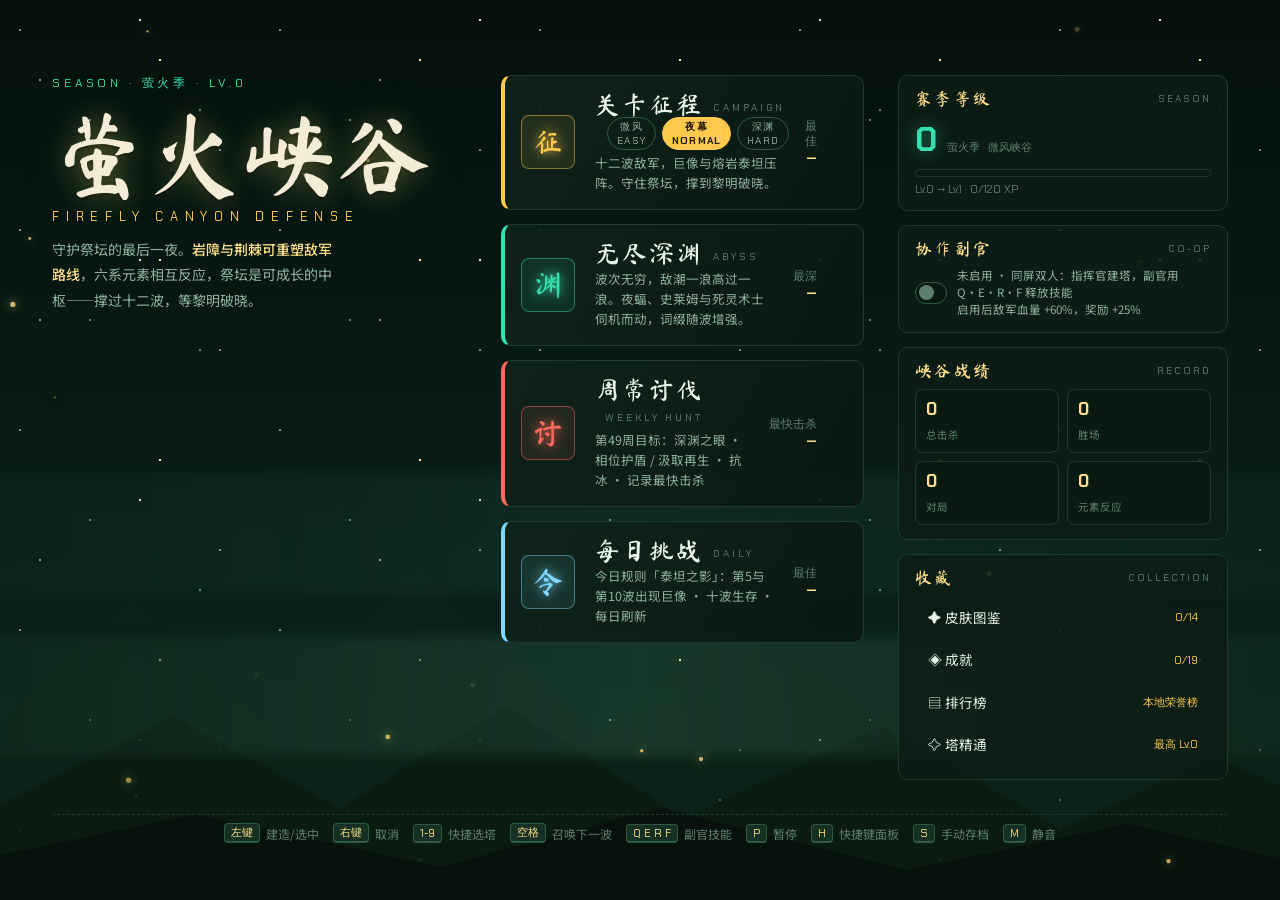
<file: v2.0 beta.html>
<!DOCTYPE html>
<html lang="zh-CN">
<head>
<meta charset="UTF-8">
<meta name="viewport" content="width=device-width,initial-scale=1">
<title>萤火峡谷 · 塔防 — 守护祭坛的最后一夜</title>
<link rel="preconnect" href="https://fonts.googleapis.com">
<link href="https://fonts.googleapis.com/css2?family=Ma+Shan+Zheng&family=Noto+Sans+SC:wght@400;500;700&family=Chakra+Petch:wght@500;600;700&display=swap" rel="stylesheet">
<style>
:root{
  --bg0:#050c09;--bg1:#0a1712;--panel:#0e2018;--panel2:#13291f;
  --line:#1d3a2c;--line2:#2f5a43;
  --ink:#e9f5ea;--mut:#8fb3a0;--dim:#5d7f6f;
  --gold:#ffc94d;--gold2:#ffe08a;--teal:#35e0b0;--coral:#ff6b5e;
  --ice:#7fd8ff;--fire:#ff8a4d;--shock:#b7a6ff;--poison:#8dff6a;--holy:#fff2b8;
  --disp:'Ma Shan Zheng',serif;--body:'Noto Sans SC',sans-serif;--num:'Chakra Petch',monospace;
}
*{margin:0;padding:0;box-sizing:border-box}
html,body{height:100%}
body{background:var(--bg0);color:var(--ink);font-family:var(--body);overflow-x:hidden}
button{font-family:inherit;cursor:pointer;border:none;background:none;color:inherit}
::-webkit-scrollbar{width:8px;height:8px}::-webkit-scrollbar-thumb{background:#244534;border-radius:4px}
kbd{font-family:var(--num);font-size:11px;background:#163024;border:1px solid var(--line2);border-bottom-width:2px;border-radius:4px;padding:1px 6px;color:var(--gold2)}
.hidden{display:none!important}

/* ===== 峡谷夜景背景 ===== */
#bgScene{position:fixed;inset:0;z-index:0;overflow:hidden;
  background:linear-gradient(180deg,#04100c 0%,#071a13 42%,#0a2018 70%,#0c2419 100%)}
#stars,#stars2{position:absolute;inset:0;background-repeat:repeat}
#stars{background-image:radial-gradient(1px 1px at 20px 30px,#cfe9d8 50%,transparent),radial-gradient(1px 1px at 90px 120px,#9fd8c0 50%,transparent),radial-gradient(1.5px 1.5px at 160px 60px,#ffe9b0 50%,transparent),radial-gradient(1px 1px at 220px 150px,#bfe8d4 50%,transparent);background-size:260px 200px;animation:twk 5s ease-in-out infinite}
#stars2{background-image:radial-gradient(1px 1px at 40px 80px,#ffe9b0 50%,transparent),radial-gradient(1.5px 1.5px at 140px 20px,#cfe9d8 50%,transparent),radial-gradient(1px 1px at 200px 110px,#9fd8c0 50%,transparent);background-size:340px 240px;animation:twk 7s ease-in-out infinite reverse}
@keyframes twk{0%,100%{opacity:.9}50%{opacity:.35}}
.mtn{position:absolute;left:-2%;width:104%;bottom:0;pointer-events:none}
.mist{position:absolute;left:-30%;width:160%;height:120px;bottom:16%;pointer-events:none;
  background:linear-gradient(90deg,transparent,rgba(120,220,180,.07) 30%,rgba(120,220,180,.12) 50%,rgba(120,220,180,.07) 70%,transparent);
  filter:blur(6px);animation:drift 26s linear infinite}
.mist.m2{bottom:34%;animation-duration:38s;opacity:.6}
@keyframes drift{from{transform:translateX(-8%)}to{transform:translateX(8%)}}
#ffCanvas{position:fixed;inset:0;z-index:1;pointer-events:none}

/* ===== 主菜单 ===== */
#menu{position:relative;z-index:2;min-height:100vh;display:grid;
  grid-template-columns:minmax(320px,430px) 1fr minmax(270px,330px);
  gap:34px;padding:44px 52px 26px;align-content:center}
.eyebrow{font-family:var(--num);font-size:12px;letter-spacing:.32em;color:var(--teal);text-transform:uppercase}
#menuTitle h1{font-family:var(--disp);font-weight:400;font-size:clamp(66px,7.4vw,116px);line-height:1.02;color:#f4ecd6;margin:14px 0 6px;
  text-shadow:0 0 26px rgba(255,201,77,.35),0 0 60px rgba(53,224,176,.18),0 3px 0 rgba(0,0,0,.4)}
#menuTitle h1 span{display:inline-block;animation:sway 5.5s ease-in-out infinite}
#menuTitle h1 span:nth-child(2){animation-delay:.7s}#menuTitle h1 span:nth-child(3){animation-delay:1.3s}#menuTitle h1 span:nth-child(4){animation-delay:2s}
@keyframes sway{0%,100%{transform:translateY(0)}50%{transform:translateY(-6px)}}
.latin{font-family:var(--num);letter-spacing:.52em;font-size:13px;color:var(--gold);margin-bottom:12px}
.tag{color:var(--mut);font-size:14px;line-height:1.8;max-width:36ch}
.tag b{color:var(--gold2);font-weight:500}
#resumeBanner{margin-top:20px;border:1px solid #6b5320;background:linear-gradient(120deg,#241c08,#171307);border-radius:10px;padding:12px 14px;display:flex;gap:12px;align-items:center;animation:glowPulse 2.4s ease-in-out infinite}
@keyframes glowPulse{0%,100%{box-shadow:0 0 0 rgba(255,201,77,0)}50%{box-shadow:0 0 22px rgba(255,201,77,.25)}}
#resumeBanner .ri{flex:1;font-size:13px;color:#e8d9a8}
.btn{display:inline-flex;align-items:center;gap:8px;padding:9px 18px;border-radius:8px;border:1px solid var(--line2);background:linear-gradient(180deg,#173527,#10281c);font-size:14px;transition:.18s;letter-spacing:.06em}
.btn:hover{border-color:var(--gold);color:var(--gold2);transform:translateY(-2px);box-shadow:0 6px 18px rgba(0,0,0,.4),0 0 14px rgba(255,201,77,.15)}
.btn:active{transform:translateY(0)}
.btn.gold{background:linear-gradient(180deg,#3a2f10,#241c08);border-color:#8a6a24;color:var(--gold2)}
.btn.danger:hover{border-color:var(--coral);color:#ffb0a8}
#modeList{display:flex;flex-direction:column;gap:14px}
.modeRow{position:relative;display:grid;grid-template-columns:58px 1fr auto;gap:16px;align-items:center;padding:16px 20px 16px 16px;
  background:linear-gradient(120deg,rgba(16,36,27,.92),rgba(10,24,18,.92));border:1px solid var(--line);border-left:4px solid var(--mc,#35e0b0);
  border-radius:10px;cursor:pointer;transition:.22s;overflow:hidden}
.modeRow::after{content:'➤';position:absolute;right:16px;top:50%;transform:translate(-10px,-50%);opacity:0;color:var(--mc);transition:.22s;font-size:15px}
.modeRow:hover{transform:translateX(8px);border-color:var(--mc);box-shadow:0 10px 30px rgba(0,0,0,.45),0 0 24px color-mix(in srgb,var(--mc) 22%,transparent)}
.modeRow:hover::after{opacity:1;transform:translate(0,-50%)}
.mGlyph{width:54px;height:54px;display:grid;place-items:center;font-family:var(--disp);font-size:30px;color:var(--mc);
  border:1px solid color-mix(in srgb,var(--mc) 45%,transparent);border-radius:8px;background:color-mix(in srgb,var(--mc) 9%,transparent);text-shadow:0 0 12px var(--mc)}
.mName{font-family:var(--disp);font-size:25px;letter-spacing:.08em}
.mName em{font-style:normal;font-family:var(--num);font-size:10px;letter-spacing:.3em;color:var(--dim);margin-left:10px;vertical-align:middle}
.mDesc{font-size:12.5px;color:var(--mut);margin-top:3px;line-height:1.6}
.mRec{font-family:var(--num);font-size:11.5px;color:var(--dim);text-align:right;padding-right:26px}
.mRec b{display:block;color:var(--gold2);font-size:13px}
.diffChips{display:inline-flex;gap:6px;margin-left:12px;vertical-align:middle}
.diffChips button{font-family:var(--num);font-size:10px;letter-spacing:.12em;padding:2px 9px;border-radius:20px;border:1px solid var(--line2);color:var(--mut);transition:.15s}
.diffChips button.on{background:var(--gold);color:#231a05;border-color:var(--gold);font-weight:700}
.rail{display:flex;flex-direction:column;gap:14px}
.panel{background:rgba(13,29,22,.88);border:1px solid var(--line);border-radius:10px;padding:14px 16px}
.panel h3{font-family:var(--disp);font-weight:400;font-size:17px;letter-spacing:.14em;color:var(--gold2);margin-bottom:10px;display:flex;justify-content:space-between;align-items:center}
.panel h3 small{font-family:var(--num);font-size:10px;color:var(--dim);letter-spacing:.2em}
.seasonRow{display:flex;align-items:baseline;gap:10px}
.seasonRow .lv{font-family:var(--num);font-size:34px;font-weight:700;color:var(--teal);text-shadow:0 0 16px rgba(53,224,176,.5)}
.bar{height:8px;background:#0a1a12;border:1px solid var(--line);border-radius:6px;overflow:hidden;margin:8px 0 5px}
.bar i{display:block;height:100%;background:linear-gradient(90deg,var(--teal),var(--gold));border-radius:6px;transition:width .6s;position:relative}
.bar i::after{content:'';position:absolute;inset:0;background:linear-gradient(90deg,transparent,rgba(255,255,255,.35),transparent);animation:shine 2.6s linear infinite}
@keyframes shine{from{transform:translateX(-100%)}to{transform:translateX(100%)}}
.mini{font-family:var(--num);font-size:11px;color:var(--dim)}
.tgl{display:flex;align-items:center;gap:10px;cursor:pointer;user-select:none}
.tgl .sw{width:42px;height:22px;border-radius:20px;background:#0a1a12;border:1px solid var(--line2);position:relative;transition:.2s}
.tgl .sw::after{content:'';position:absolute;left:3px;top:2.5px;width:15px;height:15px;border-radius:50%;background:var(--dim);transition:.2s}
.tgl.on .sw{background:#1c3a2a;border-color:var(--teal)}
.tgl.on .sw::after{left:22px;background:var(--teal);box-shadow:0 0 10px var(--teal)}
.tgl small{color:var(--mut);font-size:11.5px;line-height:1.5}
.statGrid{display:grid;grid-template-columns:1fr 1fr;gap:8px}
.statGrid div{background:#0a1a12;border:1px solid var(--line);border-radius:8px;padding:8px 10px}
.statGrid b{font-family:var(--num);font-size:17px;color:var(--gold2);display:block}
.statGrid span{font-size:10.5px;color:var(--dim)}
.linkBtn{display:flex;justify-content:space-between;align-items:center;width:100%;padding:10px 12px;border-radius:8px;border:1px solid transparent;font-size:13.5px;color:var(--ink);transition:.16s;text-align:left}
.linkBtn:hover{border-color:var(--line2);background:#122a1f;transform:translateX(4px)}
.linkBtn .cnt{font-family:var(--num);font-size:11px;color:var(--gold)}
#hintStrip{grid-column:1/-1;display:flex;flex-wrap:wrap;gap:14px;justify-content:center;color:var(--dim);font-size:12px;padding-top:8px;border-top:1px dashed var(--line)}
#hintStrip span{display:flex;gap:6px;align-items:center}

/* ===== 游戏界面 ===== */
#game{position:fixed;inset:0;z-index:5;display:flex;flex-direction:column;background:rgba(4,10,7,.86);backdrop-filter:blur(2px)}
#topBar{display:flex;align-items:center;gap:14px;padding:8px 16px;border-bottom:1px solid var(--line);background:rgba(8,18,13,.92)}
.chip{font-family:var(--num);font-size:12px;padding:4px 12px;border-radius:20px;border:1px solid var(--line2);color:var(--mut);display:inline-flex;gap:6px;align-items:center}
.chip.mode{color:var(--gold2);border-color:#6b5320}
#weatherChip{transition:.4s}
.hudStat{display:flex;align-items:center;gap:7px;font-family:var(--num)}
.hudStat .ic{width:16px;height:16px}
#hudGold{font-size:19px;font-weight:700;color:var(--gold2);text-shadow:0 0 12px rgba(255,201,77,.4)}
#hudLife{font-size:19px;font-weight:700;color:#ff9d94}
#hudLife.hit{animation:lifeHit .4s}
@keyframes lifeHit{0%{transform:scale(1.5);color:#ff4d3d}100%{transform:scale(1)}}
#hudWave{font-size:15px;color:var(--teal)}
.spacer{flex:1}
.iconBtn{width:34px;height:34px;border-radius:8px;border:1px solid var(--line2);display:grid;place-items:center;font-size:15px;color:var(--mut);transition:.15s;background:#0e2018}
.iconBtn:hover{color:var(--gold2);border-color:var(--gold);transform:translateY(-2px)}
#mainRow{flex:1;display:flex;gap:14px;padding:12px 16px;min-height:0;justify-content:center;align-items:flex-start;overflow:auto}
#stage{position:relative;flex-shrink:0}
#cv{display:block;border:1px solid var(--line2);border-radius:8px;background:#0a1a12;box-shadow:0 0 0 4px rgba(10,26,18,.8),0 20px 60px rgba(0,0,0,.6),inset 0 0 80px rgba(0,0,0,.5);max-width:100%;height:auto;cursor:crosshair}
#wxBanner{position:absolute;inset:0;pointer-events:none;display:grid;place-items:center;opacity:0}
#bossBar{position:absolute;top:10px;left:50%;transform:translateX(-50%);width:62%;text-align:center;pointer-events:none}
#bossName{font-family:var(--disp);font-size:19px;color:#ffb0a8;text-shadow:0 0 14px rgba(255,107,94,.6);letter-spacing:.14em}
#bossTraits{font-size:10.5px;color:var(--mut);margin:2px 0 4px;font-family:var(--num);letter-spacing:.1em}
.bbar{height:10px;border:1px solid #5a2620;border-radius:6px;background:#170a08;overflow:hidden}
.bbar i{display:block;height:100%;background:linear-gradient(90deg,#ff6b5e,#ff9d5e);transition:width .15s}
#nextChip{position:absolute;top:12px;left:12px;pointer-events:none}
#side{width:262px;display:flex;flex-direction:column;gap:12px;flex-shrink:0}
.sideSec{background:rgba(13,29,22,.9);border:1px solid var(--line);border-radius:10px;padding:12px}
.sideSec h4{font-family:var(--disp);font-weight:400;font-size:15.5px;letter-spacing:.16em;color:var(--gold2);margin-bottom:9px}
#skillRow{display:flex;gap:10px;justify-content:space-between}
.skill{position:relative;width:56px;text-align:center;cursor:pointer}
.skill svg{width:56px;height:56px;transform:rotate(-90deg)}
.skill .ringBg{fill:#0a1a12;stroke:#1d3a2c;stroke-width:3}
.skill .ringFg{fill:none;stroke:var(--sc);stroke-width:3.5;stroke-linecap:round;transition:stroke-dashoffset .1s linear;filter:drop-shadow(0 0 4px var(--sc))}
.skill .key{position:absolute;top:15px;left:0;right:0;font-family:var(--num);font-weight:700;font-size:16px;color:var(--sc);text-shadow:0 0 8px var(--sc)}
.skill .cdnum{position:absolute;top:31px;left:0;right:0;font-family:var(--num);font-size:10px;color:#fff}
.skill .nm{font-size:10px;color:var(--mut);margin-top:2px}
.skill.ready .key{animation:readyPulse 1.6s ease-in-out infinite}
@keyframes readyPulse{0%,100%{transform:scale(1)}50%{transform:scale(1.22)}}
.skill.casting svg{filter:drop-shadow(0 0 10px var(--sc))}
.wpRow{display:flex;align-items:center;gap:8px;padding:6px 8px;border-radius:7px;border:1px solid var(--line);margin-bottom:6px;background:#0a1a12;font-size:11.5px}
.wpRow .wn{font-family:var(--num);color:var(--gold);width:34px;flex-shrink:0}
.wpRow .dots{display:flex;gap:5px;flex-wrap:wrap;flex:1}
.edot{display:inline-flex;align-items:center;gap:3px;color:var(--mut)}
.edot i{width:8px;height:8px;border-radius:50%;display:inline-block;box-shadow:0 0 5px currentColor}
.afx{font-size:9.5px;padding:1px 6px;border-radius:10px;border:1px solid currentColor}
.wpRow.bossw{border-color:#5a2620;background:#1a0d0a}
.auraRow{display:flex;justify-content:space-between;font-size:11.5px;padding:4px 2px;color:var(--dim);border-bottom:1px dashed #14291e}
.auraRow.on{color:var(--teal)}
.auraRow b{font-family:var(--num)}
#altarUpBtn{width:100%;margin-top:9px}
#intelLine{font-size:11.5px;color:var(--dim);line-height:1.7;min-height:38px}
#buildBar{display:flex;gap:9px;padding:10px 16px;border-top:1px solid var(--line);background:rgba(8,18,13,.94);overflow-x:auto;justify-content:center}
.tCard{position:relative;width:82px;flex-shrink:0;padding:7px 6px 6px;border:1px solid var(--line);border-radius:9px;background:linear-gradient(180deg,#122a1f,#0c1e15);cursor:pointer;transition:.16s;text-align:center}
.tCard:hover{transform:translateY(-5px);border-color:var(--line2);box-shadow:0 8px 20px rgba(0,0,0,.5)}
.tCard.sel{border-color:var(--gold);box-shadow:0 0 16px rgba(255,201,77,.35);transform:translateY(-5px)}
.tCard.dis{opacity:.42;filter:grayscale(.7)}
.tCard canvas{width:40px;height:40px}
.tCard .tn{font-size:10.5px;margin-top:2px;white-space:nowrap}
.tCard .tc{font-family:var(--num);font-size:11px;color:var(--gold2)}
.tCard .tk{position:absolute;top:3px;left:5px;font-family:var(--num);font-size:9px;color:var(--dim);border:1px solid var(--line);border-radius:3px;padding:0 3px}
.pop{position:absolute;z-index:20;min-width:190px;background:rgba(12,27,20,.97);border:1px solid var(--line2);border-radius:10px;padding:12px;box-shadow:0 14px 40px rgba(0,0,0,.6);animation:popIn .18s}
@keyframes popIn{from{transform:scale(.9);opacity:0}}
.pop h5{font-family:var(--disp);font-weight:400;font-size:16px;color:var(--gold2);letter-spacing:.1em;margin-bottom:6px}
.pop .st{font-size:11.5px;color:var(--mut);line-height:1.8}
.pop .st b{font-family:var(--num);color:var(--ink)}
.popBtns{display:flex;gap:8px;margin-top:9px}
.popBtns .btn{padding:6px 12px;font-size:12px;flex:1;justify-content:center}
.overlay{position:absolute;inset:0;z-index:30;display:grid;place-items:center;background:rgba(3,8,6,.78);backdrop-filter:blur(3px);animation:fadeIn .25s}
@keyframes fadeIn{from{opacity:0}}
.ovPanel{width:min(460px,92%);background:linear-gradient(160deg,#122a1f,#0b1a12);border:1px solid var(--line2);border-radius:14px;padding:28px 30px;text-align:center;box-shadow:0 30px 80px rgba(0,0,0,.7);animation:popIn .3s}
.ovPanel h2{font-family:var(--disp);font-weight:400;font-size:40px;letter-spacing:.2em;margin-bottom:4px}
.ovPanel h2.win{color:var(--gold2);text-shadow:0 0 30px rgba(255,201,77,.5)}
.ovPanel h2.lose{color:var(--coral);text-shadow:0 0 30px rgba(255,107,94,.4)}
.ovSub{color:var(--mut);font-size:13px;margin-bottom:16px}
.endStats{display:grid;grid-template-columns:1fr 1fr;gap:8px;margin-bottom:14px}
.endStats div{background:#0a1a12;border:1px solid var(--line);border-radius:8px;padding:9px}
.endStats b{font-family:var(--num);font-size:18px;color:var(--gold2);display:block}
.endStats span{font-size:10.5px;color:var(--dim)}
.rwLine{font-size:12.5px;color:var(--teal);margin-bottom:16px;line-height:1.9}
.keyTable{display:grid;grid-template-columns:1fr 1fr;gap:6px 20px;text-align:left;font-size:12.5px;color:var(--mut)}
.keyTable div{display:flex;justify-content:space-between;border-bottom:1px dashed #14291e;padding:4px 0}

/* ===== 弹窗 / 提示 ===== */
#modal{position:fixed;inset:0;z-index:50;display:grid;place-items:center;background:rgba(3,8,6,.8);backdrop-filter:blur(4px)}
.mPanel{width:min(880px,94vw);max-height:86vh;display:flex;flex-direction:column;background:linear-gradient(160deg,#11271c,#0a1810);border:1px solid var(--line2);border-radius:14px;overflow:hidden;animation:popIn .25s;box-shadow:0 40px 100px rgba(0,0,0,.8)}
.mHead{display:flex;align-items:center;justify-content:space-between;padding:16px 24px;border-bottom:1px solid var(--line)}
.mHead h2{font-family:var(--disp);font-weight:400;font-size:27px;letter-spacing:.2em;color:var(--gold2)}
.mHead .x{font-size:18px;color:var(--mut);width:34px;height:34px;border-radius:8px;border:1px solid var(--line);transition:.15s}
.mHead .x:hover{color:var(--coral);border-color:var(--coral);transform:rotate(90deg)}
.mBody{padding:20px 24px;overflow-y:auto}
.skinGroup{margin-bottom:18px}
.skinGroup h4{font-family:var(--disp);font-weight:400;font-size:17px;color:var(--teal);letter-spacing:.12em;margin-bottom:8px}
.skinGrid{display:flex;gap:10px;flex-wrap:wrap}
.skinCard{width:118px;padding:10px 8px;text-align:center;border:1px solid var(--line);border-radius:10px;background:#0c1e15;cursor:pointer;transition:.16s;position:relative}
.skinCard:hover{transform:translateY(-4px);border-color:var(--line2)}
.skinCard.eq{border-color:var(--gold);box-shadow:0 0 14px rgba(255,201,77,.3)}
.skinCard.lock{opacity:.55;filter:grayscale(.6)}
.skinCard canvas{width:52px;height:52px}
.skinCard .sn{font-size:11.5px;margin-top:3px}
.skinCard .sr{font-size:9.5px;color:var(--dim);margin-top:2px;line-height:1.4}
.skinCard .eqTag{position:absolute;top:5px;right:6px;font-size:9px;color:#231a05;background:var(--gold);border-radius:8px;padding:1px 6px;font-weight:700}
.achRow{display:flex;gap:14px;align-items:center;padding:11px 12px;border:1px solid var(--line);border-radius:9px;margin-bottom:8px;background:#0c1e15;transition:.15s}
.achRow:hover{border-color:var(--line2);transform:translateX(4px)}
.achRow .ai{width:38px;height:38px;border-radius:50%;border:1px solid var(--line2);display:grid;place-items:center;font-size:17px;color:var(--dim);flex-shrink:0}
.achRow.done{border-color:#4a3a12;background:linear-gradient(120deg,#1c1708,#0c1e15)}
.achRow.done .ai{color:var(--gold);border-color:var(--gold);box-shadow:0 0 12px rgba(255,201,77,.4)}
.achRow .an{font-size:13.5px}.achRow .ad{font-size:11px;color:var(--mut);margin-top:2px}
.achRow .ar{margin-left:auto;font-family:var(--num);font-size:10.5px;color:var(--teal);text-align:right;flex-shrink:0}
.lbSec{margin-bottom:18px}
.lbSec h4{font-family:var(--disp);font-weight:400;font-size:17px;color:var(--teal);letter-spacing:.12em;margin-bottom:8px}
.lbRow{display:flex;gap:12px;font-size:12.5px;padding:7px 12px;border-bottom:1px dashed #14291e;color:var(--mut)}
.lbRow .rk{font-family:var(--num);color:var(--gold);width:22px}
.lbRow b{font-family:var(--num);color:var(--ink);margin-left:auto}
.masRow{display:flex;gap:14px;align-items:center;padding:12px;border:1px solid var(--line);border-radius:10px;margin-bottom:9px;background:#0c1e15}
.masRow canvas{width:44px;height:44px;flex-shrink:0}
.masRow .mn{width:86px;flex-shrink:0;font-size:13px}
.masRow .mn b{font-family:var(--num);color:var(--gold2);font-size:11px;display:block}
.masRow .bar{flex:0 0 130px;margin:0 10px}
.perks{display:flex;gap:5px;flex-wrap:wrap;flex:1}
.perk{font-size:9.5px;padding:2px 7px;border-radius:10px;border:1px solid var(--line);color:var(--dim)}
.perk.on{border-color:var(--teal);color:var(--teal);box-shadow:0 0 6px rgba(53,224,176,.25)}
#toasts{position:fixed;top:18px;right:18px;z-index:80;display:flex;flex-direction:column;gap:9px;pointer-events:none}
.toast{background:rgba(12,27,20,.96);border:1px solid var(--line2);border-left:4px solid var(--teal);border-radius:9px;padding:11px 16px;font-size:13px;min-width:220px;box-shadow:0 12px 30px rgba(0,0,0,.6);animation:tIn .3s}
.toast.ach{border-left-color:var(--gold);background:linear-gradient(120deg,#241c08,#0c1e15)}
.toast.ach b{color:var(--gold2);font-family:var(--disp);font-weight:400;letter-spacing:.1em;display:block;font-size:15px}
.toast.out{animation:tOut .35s forwards}
@keyframes tIn{from{transform:translateX(60px);opacity:0}}
@keyframes tOut{to{transform:translateX(60px);opacity:0}}
@media(max-width:1120px){#menu{grid-template-columns:1fr;padding:30px 22px}.rail{flex-direction:row;flex-wrap:wrap}.rail .panel{flex:1;min-width:240px}}
</style>
</head>
<body>

<div id="bgScene">
  <div id="stars"></div><div id="stars2"></div>
  <svg class="mtn" style="height:46vh;opacity:.5" viewBox="0 0 1200 300" preserveAspectRatio="none"><path d="M0,300 L0,190 L140,80 L260,170 L400,60 L560,180 L700,90 L860,200 L1000,110 L1200,210 L1200,300Z" fill="#0d2117"/></svg>
  <svg class="mtn" style="height:34vh;opacity:.75" viewBox="0 0 1200 300" preserveAspectRatio="none"><path d="M0,300 L0,220 L180,120 L330,210 L480,110 L640,220 L820,130 L980,230 L1120,160 L1200,200 L1200,300Z" fill="#0a1a11"/></svg>
  <div class="mist"></div><div class="mist m2"></div>
  <svg class="mtn" style="height:22vh" viewBox="0 0 1200 300" preserveAspectRatio="none"><path d="M0,300 L0,240 L200,170 L420,250 L620,160 L840,255 L1040,185 L1200,245 L1200,300Z" fill="#07120c"/></svg>
</div>
<canvas id="ffCanvas"></canvas>

<!-- ================= 主菜单 ================= -->
<div id="menu">
  <div id="menuTitle">
    <div class="eyebrow" id="menuSeasonChip">SEASON · 萤火季</div>
    <h1><span>萤</span><span>火</span><span>峡</span><span>谷</span></h1>
    <div class="latin">FIREFLY CANYON DEFENSE</div>
    <p class="tag">守护祭坛的最后一夜。<b>岩障与荆棘可重塑敌军路线</b>，六系元素相互反应，祭坛是可成长的中枢——撑过十二波，等黎明破晓。</p>
    <div id="resumeBanner" class="hidden">
      <div class="ri">⚑ 检测到未完成的战局<br><span id="resumeInfo" class="mini"></span></div>
      <button class="btn gold" id="resumeBtn">继续上局</button>
      <button class="btn" id="discardBtn">放弃</button>
    </div>
  </div>

  <div id="modeList">
    <div class="modeRow" data-mode="campaign" style="--mc:#ffc94d">
      <div class="mGlyph">征</div>
      <div><div class="mName">关卡征程<em>CAMPAIGN</em>
        <span class="diffChips" id="diffChips">
          <button data-d="0">微风 EASY</button><button data-d="1" class="on">夜幕 NORMAL</button><button data-d="2">深渊 HARD</button>
        </span></div>
        <div class="mDesc">十二波敌军，巨像与熔岩泰坦压阵。守住祭坛，撑到黎明破晓。</div></div>
      <div class="mRec">最佳<b id="rec-campaign">—</b></div>
    </div>
    <div class="modeRow" data-mode="endless" style="--mc:#35e0b0">
      <div class="mGlyph">渊</div>
      <div><div class="mName">无尽深渊<em>ABYSS</em></div>
        <div class="mDesc">波次无穷，敌潮一浪高过一浪。夜蝠、史莱姆与死灵术士伺机而动，词缀随波增强。</div></div>
      <div class="mRec">最深<b id="rec-endless">—</b></div>
    </div>
    <div class="modeRow" data-mode="weekly" style="--mc:#ff6b5e">
      <div class="mGlyph">讨</div>
      <div><div class="mName">周常讨伐<em>WEEKLY HUNT</em></div>
        <div class="mDesc" id="weeklyDesc">本周目标加载中…</div></div>
      <div class="mRec">最快击杀<b id="rec-weekly">—</b></div>
    </div>
    <div class="modeRow" data-mode="daily" style="--mc:#7fd8ff">
      <div class="mGlyph">令</div>
      <div><div class="mName">每日挑战<em>DAILY</em></div>
        <div class="mDesc" id="dailyDesc">今日规则加载中…</div></div>
      <div class="mRec">最佳<b id="rec-daily">—</b></div>
    </div>
  </div>

  <div class="rail">
    <div class="panel">
      <h3>赛季等级 <small>SEASON</small></h3>
      <div class="seasonRow"><span class="lv" id="seasonLv">0</span><span class="mini" id="seasonName">萤火季 · 微风峡谷</span></div>
      <div class="bar"><i id="seasonBar" style="width:0%"></i></div>
      <div class="mini" id="seasonNext"></div>
    </div>
    <div class="panel">
      <h3>协作副官 <small>CO-OP</small></h3>
      <div class="tgl" id="coopTgl"><div class="sw"></div>
        <small id="coopTxt">未启用 · 同屏双人：指挥官建塔，副官用 Q·E·R·F 释放技能<br>启用后敌军血量 +60%，奖励 +25%</small></div>
    </div>
    <div class="panel">
      <h3>峡谷战绩 <small>RECORD</small></h3>
      <div class="statGrid">
        <div><b id="st-kills">0</b><span>总击杀</span></div>
        <div><b id="st-wins">0</b><span>胜场</span></div>
        <div><b id="st-games">0</b><span>对局</span></div>
        <div><b id="st-react">0</b><span>元素反应</span></div>
      </div>
    </div>
    <div class="panel">
      <h3>收藏 <small>COLLECTION</small></h3>
      <button class="linkBtn" data-modal="skins">✦ 皮肤图鉴 <span class="cnt" id="skinCount">0/14</span></button>
      <button class="linkBtn" data-modal="ach">◈ 成就 <span class="cnt" id="achCount">0/19</span></button>
      <button class="linkBtn" data-modal="board">▤ 排行榜 <span class="cnt">本地荣誉榜</span></button>
      <button class="linkBtn" data-modal="mas">✧ 塔精通 <span class="cnt" id="masCount"></span></button>
    </div>
  </div>

  <div id="hintStrip">
    <span><kbd>左键</kbd>建造/选中</span><span><kbd>右键</kbd>取消</span><span><kbd>1-9</kbd>快捷选塔</span>
    <span><kbd>空格</kbd>召唤下一波</span><span><kbd>Q E R F</kbd>副官技能</span><span><kbd>P</kbd>暂停</span>
    <span><kbd>H</kbd>快捷键面板</span><span><kbd>S</kbd>手动存档</span><span><kbd>M</kbd>静音</span>
  </div>
</div>

<!-- ================= 游戏 ================= -->
<div id="game" class="hidden">
  <div id="topBar">
    <button class="iconBtn" id="btnHome" title="返回主菜单">⌂</button>
    <span class="chip mode" id="modeChip">关卡征程</span>
    <span class="chip" id="weatherChip">☾ 夜幕微风</span>
    <div class="spacer"></div>
    <div class="hudStat"><svg class="ic" viewBox="0 0 16 16"><circle cx="8" cy="8" r="6" fill="#ffc94d"/><circle cx="8" cy="8" r="3" fill="#8a6a24"/></svg><span id="hudGold">230</span></div>
    <div class="hudStat" id="hudLife"><svg class="ic" viewBox="0 0 16 16"><path d="M8 14 L2 8 A3.4 3.4 0 0 1 8 4 A3.4 3.4 0 0 1 14 8 Z" fill="#ff6b5e"/></svg><span id="hudLifeN">20</span></div>
    <div class="hudStat"><span id="hudWave">0/12</span></div>
    <div class="spacer"></div>
    <button class="iconBtn" id="btnSpeed" title="变速">x1</button>
    <button class="iconBtn" id="btnPause" title="暂停 (P)">❚❚</button>
    <button class="iconBtn" id="btnSound" title="静音 (M)">♫</button>
    <button class="iconBtn" id="btnSave" title="手动存档 (S)">💾</button>
    <button class="iconBtn" id="btnHelp" title="快捷键 (H)">?</button>
  </div>

  <div id="mainRow">
    <div id="stage">
      <canvas id="cv"></canvas>
      <div id="nextChip" class="chip hidden">下一波 <b id="nextT" style="color:var(--gold2)">10</b>s · 按空格提前</div>
      <div id="bossBar" class="hidden">
        <div id="bossName"></div><div id="bossTraits"></div>
        <div class="bbar"><i id="bossFill" style="width:100%"></i></div>
      </div>
      <div id="towerPop" class="pop hidden"></div>
      <div id="altarPop" class="pop hidden"></div>
      <div id="pauseOv" class="overlay hidden"><div class="ovPanel">
        <h2 style="font-size:30px">已暂停</h2><div class="ovSub">萤火在风里静止了</div>
        <div style="display:flex;flex-direction:column;gap:9px">
          <button class="btn gold" id="ovResume">继续战斗 (P)</button>
          <button class="btn" id="ovSave">存档并返回主菜单</button>
          <button class="btn danger" id="ovRestart">重新开始</button>
        </div></div></div>
      <div id="helpOv" class="overlay hidden"><div class="ovPanel" style="text-align:left">
        <h2 style="font-size:26px;text-align:center">作战指令</h2><div class="ovSub" style="text-align:center">快捷键一览 · 按 H 关闭</div>
        <div class="keyTable" id="keyTable"></div>
        <div style="text-align:center;margin-top:16px"><button class="btn" id="helpClose">知道了</button></div></div></div>
      <div id="endOv" class="overlay hidden"><div class="ovPanel">
        <h2 id="endTitle">胜利</h2><div class="ovSub" id="endSub"></div>
        <div class="endStats" id="endStats"></div>
        <div class="rwLine" id="endRw"></div>
        <div style="display:flex;gap:10px;justify-content:center">
          <button class="btn gold" id="endAgain">再战一局</button>
          <button class="btn" id="endHome">返回主菜单</button>
        </div></div></div>
    </div>

    <div id="side">
      <div class="sideSec"><h4>副官技能</h4><div id="skillRow"></div></div>
      <div class="sideSec"><h4>波次情报 · 未来三波</h4><div id="wavePrev"></div></div>
      <div class="sideSec"><h4>祭坛中枢 <span class="mini" id="altarLvTag" style="float:right">Lv.0</span></h4>
        <div id="altarAuras"></div>
        <button class="btn gold" id="altarUpBtn">升级祭坛 ¤100</button></div>
      <div class="sideSec"><h4>情报台</h4><div id="intelLine"></div></div>
    </div>
  </div>
  <div id="buildBar"></div>
</div>

<div id="modal" class="hidden"><div class="mPanel">
  <div class="mHead"><h2 id="modalTitle"></h2><button class="x" id="modalClose">✕</button></div>
  <div class="mBody" id="modalBody"></div>
</div></div>
<div id="toasts"></div>

<script>
'use strict';
/* ============ 工具 ============ */
const $=s=>document.querySelector(s), $$=s=>[...document.querySelectorAll(s)];
const clamp=(v,a,b)=>v<a?a:v>b?b:v, lerp=(a,b,t)=>a+(b-a)*t;
const TAU=Math.PI*2;
function mulberry32(a){return function(){a|=0;a=a+0x6D2B79F5|0;let t=Math.imul(a^a>>>15,1|a);t=t+Math.imul(t^t>>>7,61|t)^t;return((t^t>>>14)>>>0)/4294967296}}
function hashStr(s){let h=2166136261;for(let i=0;i<s.length;i++){h^=s.charCodeAt(i);h=Math.imul(h,16777619)}return h>>>0}
const fmtT=s=>{s=Math.round(s);return String(Math.floor(s/60)).padStart(2,'0')+':'+String(s%60).padStart(2,'0')};
const todayStr=()=>{const d=new Date();return d.getFullYear()+String(d.getMonth()+1).padStart(2,'0')+String(d.getDate()).padStart(2,'0')};
const weekNo=()=>{const d=new Date(),s=new Date(d.getFullYear(),0,1);return Math.ceil(((d-s)/864e5+s.getDay()+1)/7)};

/* ============ 音效 ============ */
const SFX={ctx:null,on:true,
  init(){if(!this.ctx){try{this.ctx=new (window.AudioContext||window.webkitAudioContext)()}catch(e){}}},
  p(f,d,type='sine',v=.06,slide=0){if(!this.on||!this.ctx)return;const c=this.ctx,o=c.createOscillator(),g=c.createGain();
    o.type=type;o.frequency.setValueAtTime(f,c.currentTime);if(slide)o.frequency.exponentialRampToValueAtTime(Math.max(30,f+slide),c.currentTime+d);
    g.gain.setValueAtTime(v,c.currentTime);g.gain.exponentialRampToValueAtTime(.0001,c.currentTime+d);
    o.connect(g).connect(c.destination);o.start();o.stop(c.currentTime+d);},
  play(n){this.init();if(!this.ctx)return;switch(n){
    case 'build':this.p(340,.12,'triangle',.07,120);break;
    case 'sell':this.p(500,.1,'triangle',.05,-200);break;
    case 'shoot':this.p(760,.05,'square',.018,-300);break;
    case 'hit':this.p(220,.06,'sawtooth',.02,-80);break;
    case 'react':this.p(880,.16,'sine',.06,400);this.p(1320,.2,'sine',.04,300);break;
    case 'skill':this.p(520,.3,'sine',.08,300);break;
    case 'wave':this.p(180,.4,'sawtooth',.05,60);this.p(240,.4,'sawtooth',.04,80);break;
    case 'leak':this.p(140,.35,'sawtooth',.09,-70);break;
    case 'die':this.p(90,.25,'square',.05,-40);break;
    case 'win':[523,659,784,1046].forEach((f,i)=>setTimeout(()=>this.p(f,.3,'triangle',.07),i*130));break;
    case 'lose':[300,240,180,120].forEach((f,i)=>setTimeout(()=>this.p(f,.35,'sawtooth',.06),i*160));break;
    case 'ach':this.p(784,.2,'triangle',.07);setTimeout(()=>this.p(1175,.3,'triangle',.07),120);break;
    case 'coin':this.p(1200,.07,'square',.03,200);break;
    case 'err':this.p(160,.12,'square',.05,-40);break;}}};

/* ============ 数据 ============ */
const COLS=18,ROWS=11,CELL=48,W=COLS*CELL,H=ROWS*CELL;
const SPAWN={x:0,y:5},ALTAR={x:COLS-1,y:5};
const idx=(x,y)=>y*COLS+x;
const DIFFS=[{n:'微风',hp:1,rw:1,life:25},{n:'夜幕',hp:1.35,rw:1.15,life:20},{n:'深渊',hp:1.8,rw:1.3,life:15}];

const TOW={
  arrow:{n:'风语箭塔',cost:50,range:2.6,cd:.55,dmg:9,c:'#ffd76a',desc:'速射单体'},
  frost:{n:'凝霜晶塔',cost:70,range:2.2,cd:1.15,dmg:7,el:'ice',slow:.45,slowDur:1.8,c:'#7fd8ff',desc:'减速 · 冰元素'},
  flame:{n:'熔核火炮',cost:95,range:2.4,cd:1.6,dmg:17,el:'fire',splash:1.15,c:'#ff8a4d',desc:'溅射 · 火元素'},
  tesla:{n:'苍雷尖塔',cost:115,range:2.0,cd:1.25,dmg:12,el:'shock',chain:3,c:'#b7a6ff',desc:'连锁 · 雷元素'},
  poison:{n:'瘴气孢塔',cost:85,range:2.3,cd:1.35,dmg:6,el:'poison',dot:6,dotDur:3,c:'#8dff6a',desc:'持续 · 毒元素'},
  holy:{n:'黎明圣塔',cost:120,range:2.9,cd:2.1,dmg:27,undead:2,c:'#fff2b8',desc:'蓄能光束 · 克制亡灵'},
  alch:{n:'炼金熔炉',cost:60,income:7,c:'#ffcf5c',desc:'不作战 · 持续产金'},
  wall:{n:'岩脊屏障',cost:15,c:'#9db4a8',desc:'阻断路线 · 构筑迷宫'},
  bramble:{n:'荆棘丛',cost:25,c:'#5fae62',desc:'可通行 · 减速50%+刺伤'},
};
const TOWER_ORDER=['arrow','frost','flame','tesla','poison','holy','alch','wall','bramble'];

const ENEM={
  bat:{hp:26,spd:2.2,rw:6,leak:1,r:10,n:'夜蝠',c:'#c9a2ff'},
  slime:{hp:78,spd:1.05,rw:9,leak:1,r:12,n:'史莱姆',c:'#7ae06a'},
  mini:{hp:14,spd:2.6,rw:2,leak:1,r:7,n:'小史莱姆',c:'#a4e896'},
  necro:{hp:100,spd:1.25,rw:14,leak:2,r:11,n:'死灵术士',c:'#6fd8c9',undead:1,heal:1},
  colo:{hp:430,spd:.7,rw:30,leak:3,r:15,n:'巨像',c:'#c9b28a',armor:.25},
  titan:{hp:5200,spd:.5,rw:220,leak:20,r:22,n:'熔岩泰坦',c:'#ff7a4d',armor:.2,resist:'fire',shockwave:1},
};
const AFFIX={
  haste:{n:'疾行',c:'#7fd8ff',spd:1.45},
  armor:{n:'岩壳',c:'#c9b28a',dmgMul:.72},
  shield:{n:'光盾',c:'#6fe7d2',shield:.35},
  vamp:{n:'汲取',c:'#ff8ab0',regen:.012},
  split:{n:'分裂',c:'#8dff6a',split:2},
};
const AFFIX_POOL=['haste','armor','shield','vamp','split'];

const REACT={
  'ice+fire':{id:'shatter',n:'碎冰溅射',c:'#aee6ff'},'fire+ice':{id:'shatter',n:'碎冰溅射',c:'#aee6ff'},
  'ice+shock':{id:'super',n:'超导破甲',c:'#c9b8ff'},'shock+ice':{id:'super',n:'超导破甲',c:'#c9b8ff'},
  'shock+poison':{id:'infect',n:'传染性电击',c:'#a6ffd8'},'poison+shock':{id:'infect',n:'传染性电击',c:'#a6ffd8'},
  'fire+poison':{id:'venom',n:'剧毒燃烧',c:'#d8ff7a'},'poison+fire':{id:'venom',n:'剧毒燃烧',c:'#d8ff7a'},
  'ice+poison':{id:'frostv',n:'冻毒侵蚀',c:'#9fffd0'},'poison+ice':{id:'frostv',n:'冻毒侵蚀',c:'#9fffd0'},
  'fire+shock':{id:'overload',n:'过载爆炸',c:'#ffd0a0'},'shock+fire':{id:'overload',n:'过载爆炸',c:'#ffd0a0'},
};

const ALTAR_LV=[
  {cost:100,n:'全局伤害 +8%'},{cost:160,n:'每波回复 1 生命'},{cost:240,n:'全塔射程 +10%'},
  {cost:340,n:'技能冷却 -15%'},{cost:460,n:'金币收益 +12%'}];

const SKILLS=[
  {k:'Q',n:'冰霜新星',cd:22,c:'#7fd8ff',desc:'范围冰冻+伤害'},
  {k:'E',n:'陨石打击',cd:38,c:'#ff8a4d',desc:'高额火焰爆发'},
  {k:'R',n:'金币狂热',cd:45,c:'#ffc94d',desc:'8秒收益+150%'},
  {k:'F',n:'祭坛祈福',cd:55,c:'#35e0b0',desc:'回复生命+伤害增益'}];

const MASTERY_XP=[150,450,1000,2000,3800];
const MASTERY_PERKS={
  arrow:['伤害+8%','射程+10%','冷却-12%','25%双击','伤害+15%'],
  frost:['伤害+8%','射程+10%','冷却-12%','减速增强','伤害+15%'],
  flame:['伤害+8%','射程+10%','冷却-12%','溅射+30%','伤害+15%'],
  tesla:['伤害+8%','射程+10%','冷却-12%','连锁+1','伤害+15%'],
  poison:['伤害+8%','射程+10%','冷却-12%','剧毒+1秒','伤害+15%'],
  holy:['伤害+8%','射程+10%','冷却-12%','亡灵加成+1','伤害+15%'],
  alch:['产金+8%','产金+10%','产金+12%','产金+20%','产金+15%'],
  wall:['耐久+8%','耐久+10%','耐久+12%','荆棘反伤','耐久+15%'],
  bramble:['刺伤+8%','减速+10%','刺伤+12%','范围刺伤','刺伤+15%'],
};
function masteryOf(t){const m=META.mastery[t]||{xp:0};let lv=0;for(const th of MASTERY_XP)if(m.xp>=th)lv++;return{xp:m.xp,lv};}
function addMastery(t,x){if(!META.mastery[t])META.mastery[t]={xp:0};META.mastery[t].xp+=x;}

const SKINS=[
  {id:'s1',t:'arrow',n:'翡翠猎手',req:'ach:kill500',pal:{a:'#7ae06a',b:'#2f5a43'}},
  {id:'s2',t:'arrow',n:'黄金之翼',req:'season:3',pal:{a:'#ffc94d',b:'#8a6a24'}},
  {id:'s3',t:'arrow',n:'暗影游侠',req:'ach:noleak',pal:{a:'#9aa2b8',b:'#3a4152'}},
  {id:'s4',t:'frost',n:'极光',req:'ach:qslow',pal:{a:'#8affd8',b:'#2a6a5a'}},
  {id:'s5',t:'frost',n:'冰河',req:'season:2',pal:{a:'#b8e6ff',b:'#4a7a9a'}},
  {id:'s6',t:'flame',n:'幽蓝焰',req:'ach:elemaster',pal:{a:'#6ac8ff',b:'#2a4a8a'}},
  {id:'s7',t:'flame',n:'余烬',req:'ach:ehit',pal:{a:'#ff5a3d',b:'#6a2410'}},
  {id:'s8',t:'tesla',n:'风暴之眼',req:'season:5',pal:{a:'#e0d2ff',b:'#6a5a9a'}},
  {id:'s9',t:'tesla',n:'苍蓝',req:'ach:weekly',pal:{a:'#6ae0ff',b:'#2a5a7a'}},
  {id:'s10',t:'poison',n:'猩红孢子',req:'ach:endless15',pal:{a:'#ff6a8a',b:'#7a2438'}},
  {id:'s11',t:'poison',n:'荧光',req:'ach:daily',pal:{a:'#d8ff6a',b:'#5a7a24'}},
  {id:'s12',t:'holy',n:'月蚀',req:'ach:altar5',pal:{a:'#c9b8ff',b:'#4a3a7a'}},
  {id:'s13',t:'holy',n:'晨曦',req:'ach:win1',pal:{a:'#ffd8a0',b:'#8a6a3a'}},
  {id:'s14',t:'alch',n:'水晶熔炉',req:'ach:gold999',pal:{a:'#a0f0e0',b:'#3a7a6a'}},
];
const ACH=[
  {id:'win1',n:'初次守望',d:'通关一次关卡征程',rw:'皮肤·晨曦'},
  {id:'noleak',n:'破晓之战',d:'零泄漏通关关卡征程',rw:'皮肤·暗影游侠'},
  {id:'endless15',n:'深渊行者',d:'无尽深渊抵达第15波',rw:'皮肤·猩红孢子'},
  {id:'endless30',n:'无尽长夜',d:'无尽深渊抵达第30波',rw:'赛季经验+80'},
  {id:'kill500',n:'杀戮机器',d:'累计击杀500名敌军',rw:'皮肤·翡翠猎手'},
  {id:'kill3000',n:'万人敌',d:'累计击杀3000名敌军',rw:'赛季经验+100'},
  {id:'build100',n:'工匠之手',d:'累计建造100座建筑',rw:'赛季经验+60'},
  {id:'gold999',n:'炼金大亨',d:'单局持有999金币',rw:'皮肤·水晶熔炉'},
  {id:'react10',n:'元素学徒',d:'触发10次元素反应',rw:'赛季经验+40'},
  {id:'elemaster',n:'元素大师',d:'触发全部6种元素反应',rw:'皮肤·幽蓝焰'},
  {id:'qslow',n:'冰封万里',d:'冰霜新星累计冻结50敌',rw:'皮肤·极光'},
  {id:'ehit',n:'陨石雨',d:'陨石打击累计命中30敌',rw:'皮肤·余烬'},
  {id:'ruse',n:'狂热信徒',d:'使用金币狂热10次',rw:'赛季经验+50'},
  {id:'fuse',n:'急救专家',d:'使用祭坛祈福10次',rw:'赛季经验+50'},
  {id:'altar5',n:'圣坛光辉',d:'单局祭坛升至5级',rw:'皮肤·月蚀'},
  {id:'mas3',n:'精通之路',d:'任一塔精通达到3级',rw:'赛季经验+60'},
  {id:'mas5',n:'宗师境界',d:'任一塔精通达到5级',rw:'赛季经验+120'},
  {id:'coopwin',n:'双生指挥官',d:'协作模式赢得一局',rw:'赛季经验+80'},
  {id:'weekly',n:'周常猎手',d:'击败本周讨伐目标',rw:'皮肤·苍蓝'},
  {id:'daily',n:'日复一日',d:'通关一次每日挑战',rw:'皮肤·荧光'},
];

/* ============ 存档 ============ */
const SAVE_KEY='ffc_save_v3';
let META=loadMeta();
function defaultMeta(){return{mastery:{},skins:{unlocked:[''],equipped:{}},ach:{},season:{xp:0},
  board:{campaign:[],endless:[],weekly:[],daily:[]},
  stats:{kills:0,wins:0,games:0,towers:0,reacts:0,qslow:0,ehit:0,ruse:0,fuse:0,goldMax:0},
  settings:{sound:true,coop:false,diff:1},run:null};}
function loadMeta(){try{const s=JSON.parse(localStorage.getItem(SAVE_KEY));if(s&&s.stats)return Object.assign(defaultMeta(),s);}catch(e){}return defaultMeta();}
function saveMeta(){try{localStorage.setItem(SAVE_KEY,JSON.stringify(META))}catch(e){}}
function seasonLv(xp){let lv=0,need=120;while(xp>=need){xp-=need;lv++;need=Math.round(120*Math.pow(lv,1.25));}return{lv,cur:xp,need};}
function addSeason(x){META.season.xp+=x;toast('赛季经验 +'+x);}
function skinUnlocked(s){if(!s.req)return true;if(s.req.startsWith('ach:'))return!!META.ach[s.req.slice(4)];if(s.req.startsWith('season:'))return seasonLv(META.season.xp).lv>=+s.req.slice(7);return false;}
function skinReqText(s){if(!s.req)return'初始皮肤';if(s.req.startsWith('ach:')){const a=ACH.find(x=>x.id===s.req.slice(4));return'成就 · '+(a?a.n:'');}return'赛季 Lv.'+s.req.slice(7);}
function equippedSkin(t){const id=META.skins.equipped[t];return SKINS.find(s=>s.id===id&&skinUnlocked(s))||null;}
function boardAdd(k,v,t){META.board[k].push({v,t,d:todayStr()});
  META.board[k].sort((a,b)=>(k==='campaign'||k==='weekly')?(a.v-b.v):(b.v-a.v));META.board[k]=META.board[k].slice(0,8);}

/* ============ 周常 / 每日 ============ */
const BOSS_ARCH=[
  {id:'eye',n:'深渊之眼',c:'#b7a6ff',hp:5600,spd:.6,r:20},
  {id:'golem',n:'腐化巨像',c:'#8a9a6a',hp:7200,spd:.45,r:24},
  {id:'wing',n:'夜翼君主',c:'#c9a2ff',hp:4800,spd:.95,r:19}];
const BOSS_TRAITS=['shield','summon','shockwave','vamp','enrage'];
const TRAIT_N={shield:'相位护盾',summon:'召唤仆从',shockwave:'震荡波',vamp:'汲取再生',enrage:'狂暴'};
const EL_N={ice:'冰',fire:'火',shock:'雷',poison:'毒'};
function weeklySpec(){const wk=weekNo(),rng=mulberry32(hashStr('wk'+wk));
  const arch=BOSS_ARCH[Math.floor(rng()*3)];
  const tr=[...BOSS_TRAITS].sort(()=>rng()-.5).slice(0,2);
  const resist=['ice','fire','shock','poison'][Math.floor(rng()*4)];
  return{wk,arch,traits:tr,resist,hp:Math.round(arch.hp*(1+(wk%5)*.12)),name:arch.n};}
const DAILY_RULES=[
  {n:'全员疾行',d:'所有敌人附加疾行词缀',force:['haste']},
  {n:'薄暮祭坛',d:'初始生命仅 10 点',life:10},
  {n:'军费紧缩',d:'初始金币 150',gold:150},
  {n:'词缀风暴',d:'每波附加 2 个随机词缀',aff:2},
  {n:'泰坦之影',d:'第5与第10波出现巨像',titan:true}];
function dailySpec(){const ds=todayStr(),rng=mulberry32(hashStr(ds));
  return{ds,rule:DAILY_RULES[Math.floor(rng()*DAILY_RULES.length)],rng};}

/* ============ 波次生成 ============ */
const CAMPAIGN=[
  {g:[['bat',8,.8]],aff:[]},
  {g:[['bat',10,.7],['slime',3,1.4,3]],aff:[]},
  {g:[['slime',7,1.2],['bat',6,.6,4]],aff:[]},
  {g:[['bat',14,.5]],aff:['haste']},
  {g:[['slime',9,1.0],['necro',2,2.5,5]],aff:[]},
  {g:[['colo',2,3.0],['bat',10,.55,2]],aff:[]},
  {g:[['necro',4,2.2],['slime',8,.9,3]],aff:['shield']},
  {g:[['bat',18,.45],['slime',5,1.2,4]],aff:['split']},
  {g:[['colo',3,2.6],['necro',3,2.2,4]],aff:['armor']},
  {g:[['slime',10,.8],['bat',12,.5,3],['necro',2,2.5,8]],aff:['vamp']},
  {g:[['colo',4,2.2],['bat',16,.45,2]],aff:['haste','shield']},
  {g:[['titan',1,1],['necro',4,2.0,6],['bat',10,.6,10]],aff:['armor']}];
function genWaves(mode,seed){
  if(mode==='campaign')return CAMPAIGN.map(w=>({g:w.g.map(x=>[...x]),aff:[...w.aff]}));
  const rng=mulberry32(seed);
  const pick=(...a)=>a[Math.floor(rng()*a.length)];
  const waves=[];const total=mode==='daily'?10:9999;
  for(let w=1;w<=total;w++){
    let g=[],aff=[];
    if(mode==='weekly'){
      if(w<=3){g=[['bat',6+w*2,.55],['slime',3+w,1.1,2],['necro',w,2.2,4]];aff=w>=2?[pick(...AFFIX_POOL)]:[];}
      else g=[]; // boss wave
    }else{
      const n=Math.min(5,1+Math.floor(w/3));
      for(let i=0;i<n;i++){const t=w<3?'bat':w<6?pick('bat','slime'):pick('bat','slime','necro','colo');
        const cnt=t==='colo'?1+Math.floor(w/5):t==='necro'?2+Math.floor(w/4):5+Math.floor(w*1.1);
        g.push([t,cnt,t==='colo'?2.6:t==='bat'?.5:.9,i*3]);}
      if(mode==='endless'&&w%10===0)g.push(['titan',1,1,2]);
      if(mode==='endless'&&w%5===0&&w%10!==0)g.push(['colo',2+Math.floor(w/8),2.4,1]);
      if(mode==='daily'&&DAILY.rule.titan&&(w===5||w===10))g.push(['colo',2,2.4,1]);
      const ac=mode==='daily'?DAILY.rule.aff||1:(w>=16?3:w>=9?2:w>=4?1:0);
      const pool=[...AFFIX_POOL].sort(()=>rng()-.5);
      for(let i=0;i<ac;i++)aff.push(pool[i]);
      if(mode==='daily'&&DAILY.rule.force)aff=[...new Set([...aff,...DAILY.rule.force])];
    }
    waves.push({g,aff});
  }
  return waves;}
function hpMul(mode,w){if(mode==='campaign')return 1+.22*(w-1)+.018*(w-1)*(w-1);
  if(mode==='weekly')return 1+.1*(w-1);return 1+.3*(w-1)+.02*Math.pow(w,1.7)/10;}

/* ============ 对象池 / 空间哈希 ============ */
class Pool{constructor(f){this.f=f;this.items=[];}
  get(){for(const it of this.items)if(!it.alive){it.alive=true;return it;}
    const it=this.f();it.alive=true;this.items.push(it);return it;}
  each(fn){for(let i=this.items.length-1;i>=0;i--){const it=this.items[i];if(it.alive)fn(it);}}}
class SpatialHash{constructor(cs){this.cs=cs;this.m=new Map();}
  clear(){this.m.clear();}
  key(x,y){return((x/this.cs)|0)+','+((y/this.cs)|0);}
  add(e){const k=this.key(e.x,e.y);if(!this.m.has(k))this.m.set(k,[]);this.m.get(k).push(e);}
  query(x,y,r,out){out.length=0;const x0=((x-r)/this.cs)|0,x1=((x+r)/this.cs)|0,y0=((y-r)/this.cs)|0,y1=((y+r)/this.cs)|0;
    for(let cx=x0;cx<=x1;cx++)for(let cy=y0;cy<=y1;cy++){const a=this.m.get(cx+','+cy);if(a)for(const e of a)out.push(e);}return out;}}

/* ============ 全局状态 ============ */
const G={mode:null,diff:1,running:false,paused:false,over:false,speed:1,
  gold:0,lives:20,maxLives:20,waveIdx:-1,waves:[],queue:[],spawnT:0,
  countdown:8,waveActive:false,runTime:0,weekT:0,
  grid:new Array(COLS*ROWS).fill(null),towers:[],enemies:[],
  flow:null,pathPts:[],shake:0,flash:0,
  skillCd:[0,0,0,0],frenzyT:0,blessT:0,altarLv:0,
  sel:null,hover:null,targeting:-1,selTower:null,
  weather:{id:'night'},wxT:0,bolt:null,
  coop:false,seed:0,weekly:null,reactTypes:new Set(),
  kills:0,leaks:0,built:0,earned:0};
const parts=new Pool(()=>({alive:false}));
const texts=new Pool(()=>({alive:false}));
const projs=new Pool(()=>({alive:false}));
const vfx=new Pool(()=>({alive:false}));
const hash=new SpatialHash(CELL*2);
const _qb=[];
let IN_GAME=false;

/* ============ 流场寻路 ============ */
function blocked(i){const g=G.grid[i];return g&&(g.kind==='tower'||g.kind==='wall');}
function computeFlow(){
  const N=COLS*ROWS,dist=new Float64Array(N).fill(Infinity),next=new Int16Array(N).fill(-1),vis=new Uint8Array(N);
  const ai=idx(ALTAR.x,ALTAR.y);dist[ai]=0;
  for(let it=0;it<N;it++){let u=-1,b=Infinity;
    for(let i=0;i<N;i++)if(!vis[i]&&dist[i]<b){b=dist[i];u=i;}
    if(u<0)break;vis[u]=1;
    const ux=u%COLS,uy=(u/COLS)|0;
    for(const[dx,dy]of[[1,0],[-1,0],[0,1],[0,-1]]){
      const x=ux+dx,y=uy+dy;if(x<0||y<0||x>=COLS||y>=ROWS)continue;
      const v=idx(x,y);if(blocked(v))continue;
      const w=G.grid[v]&&G.grid[v].kind==='bramble'?4:1;
      if(dist[u]+w<dist[v]){dist[v]=dist[u]+w;next[v]=u;}}}
  G.flow={dist,next};
  const pts=[];let c=idx(SPAWN.x,SPAWN.y),guard=0;
  while(c!==-1&&guard++<400){pts.push({x:(c%COLS+.5)*CELL,y:((c/COLS)|0+.5)*CELL});if(c===ai)break;c=next[c];}
  G.pathPts=pts;}
function pathOpen(ignore){
  const si=idx(SPAWN.x,SPAWN.y),ai=idx(ALTAR.x,ALTAR.y),vis=new Uint8Array(COLS*ROWS),q=[si];vis[si]=1;
  while(q.length){const u=q.pop();if(u===ai)return true;
    const ux=u%COLS,uy=(u/COLS)|0;
    for(const[dx,dy]of[[1,0],[-1,0],[0,1],[0,-1]]){
      const x=ux+dx,y=uy+dy;if(x<0||y<0||x>=COLS||y>=ROWS)continue;
      const v=idx(x,y);if(vis[v])continue;if(blocked(v)&&v!==ignore)continue;vis[v]=1;q.push(v);}}
  return false;}
function canPlace(cx,cy,type){
  if(cx<0||cy<0||cx>=COLS||cy>=ROWS)return false;
  const i=idx(cx,cy);
  if(cx===SPAWN.x&&cy===SPAWN.y)return false;
  if(cx===ALTAR.x&&cy===ALTAR.y)return false;
  if(G.grid[i])return false;
  if(type==='wall'){for(const e of G.enemies)if(((e.x/CELL)|0)===cx&&((e.y/CELL)|0)===cy)return false;
    G.grid[i]={kind:'wall'};const ok=pathOpen();G.grid[i]=null;return ok;}
  return true;}

/* ============ 天气 ============ */
function weatherFor(w){const c=((w-1)%12)+1;
  if(c<=3)return{id:'night',n:'夜幕微风',d:'萤火低语',ic:'☾'};
  if(c<=6)return{id:'fog',n:'迷雾漫谷',d:'射程-10%',ic:'≋',rangeMul:.9};
  if(c<=9)return{id:'ember',n:'火雨流星',d:'火伤+15%',ic:'✦',fireMul:1.15};
  return{id:'storm',n:'深渊风暴',d:'雷伤+20%',ic:'⚡',shockMul:1.2};}
function setWeather(w){G.weather=weatherFor(w);
  const wc=$('#weatherChip');wc.textContent=G.weather.ic+' '+G.weather.n+' · '+G.weather.d;
  wc.style.color={night:'#8fb3a0',fog:'#9fd8c0',ember:'#ff9d5e',storm:'#b7a6ff'}[G.weather.id];
  banner(G.weather.n,'天象流转 · '+G.weather.d,'#8fb3a0');}

/* ============ 实体 ============ */
function spawnEnemy(type,aff,x,y,hpOverride){
  const base=ENEM[type];const w=G.waveIdx+1;
  let hp=hpOverride||base.hp*hpMul(G.mode,w)*(G.mode==='campaign'?DIFFS[G.diff].hp:1);
  if(G.coop)hp*=1.6;
  const e={type,base,x:x??(SPAWN.x+.5)*CELL,y:y??((SPAWN.y+.5)*CELL+(Math.random()-.5)*CELL*.6),
    hp,maxHp:hp,shield:0,spd:base.spd,rw:base.rw,leak:base.leak,r:base.r,
    aff:aff||[],chill:0,chillPow:0,burn:0,burnPow:0,poison:0,poisonPow:0,shock:0,shred:0,stunSlow:0,
    pendingDmg:0,accumT:.4,ghost:hp,holdT:0,flash:0,bob:Math.random()*TAU,dead:false,
    tx:0,ty:0,summonT:6,shockT:7,boss:false};
  for(const a of e.aff){const A=AFFIX[a];if(A.spd)e.spd*=A.spd;if(A.shield)e.shield=hp*A.shield;}
  G.enemies.push(e);return e;}
function spawnBoss(spec){
  const hp=spec.hp*(G.coop?1.6:1);
  const e=spawnEnemy('colo',[],(SPAWN.x+.5)*CELL,(SPAWN.y+.5)*CELL,hp);
  Object.assign(e,{boss:true,bossSpec:spec,r:spec.arch.r,spd:spec.arch.spd,leak:20,rw:120,
    resistEl:spec.resist,traits:spec.traits,summonT:5,shockT:6,name:spec.name});
  $('#bossName').textContent='◆ '+spec.name+' ◆';
  $('#bossTraits').textContent=spec.traits.map(t=>TRAIT_N[t]).join(' · ')+' · 抗'+EL_N[spec.resist];
  $('#bossBar').classList.remove('hidden');
  banner(spec.name,'本周讨伐目标 · 计时开始','#ff9d94');SFX.play('wave');}

function nearestEnemy(x,y,r,exclude){
  hash.query(x,y,r,_qb);let best=null,bd=r*r;
  for(const e of _qb){if(exclude&&exclude.has(e))continue;
    const d=(e.x-x)*(e.x-x)+(e.y-y)*(e.y-y);if(d<bd){bd=d;best=e;}}return best;}
function enemiesIn(x,y,r,out){hash.query(x,y,r,out);
  for(let i=out.length-1;i>=0;i--){const e=out[i];
    if((e.x-x)*(e.x-x)+(e.y-y)*(e.y-y)>r*r)out.splice(i,1);}return out;}

/* ============ 伤害管线（含元素反应 + 信息聚合） ============ */
function towerDmgMul(t){let m=1;const ml=masteryOf(t.type).lv;
  if(ml>=1)m*=1.08;if(ml>=5)m*=1.15;
  if(G.altarLv>=1)m*=1.08;if(G.blessT>0)m*=1.25;return m;}
function dealDamage(e,dmg,el,src){
  if(e.dead)return;
  // 反应判定（命中元素 vs 已有状态）
  let react=null;
  if(el){const has={ice:e.chill>0,fire:e.burn>0,poison:e.poison>0,shock:e.shock>0};
    for(const p of['ice','fire','poison','shock'])if(p!==el&&has[p]){react=REACT[el+'+'+p];if(react)break;}}
  let d=dmg;
  if(el&&e.resistEl===el)d*=.5;
  const armor=(e.base.armor||0)*(e.shred>0?.6:1);d*=(1-armor);
  if(e.aff.includes('armor'))d*=AFFIX.armor.dmgMul;
  if(e.shield>0){const ab=Math.min(e.shield,d);e.shield-=ab;d-=ab;e.flash=.1;}
  e.hp-=d;e.pendingDmg+=d;e.flash=.12;
  if(src){addMastery(src,d/12);if(e.hp<=0)addMastery(src,6);}
  if(react)triggerReact(e,react,src);
  if(e.hp<=0)killEnemy(e);}
function triggerReact(e,r,src){
  G.reactTypes.add(r.id);META.stats.reacts++;
  addText(e.x,e.y-22,r.n,15,r.c,true);SFX.play('react');
  burst(e.x,e.y,10,r.c);
  const d=(src?TOW[src.type].dmg:15)*.6;
  if(r.id==='shatter'){e.chill=0;const out=enemiesIn(e.x,e.y,1.2*CELL,[]);for(const o of out)if(o!==e)dealDamage(o,d,null,src);ringVfx(e.x,e.y,1.2*CELL,'#aee6ff');}
  if(r.id==='super'){e.shred=3;const n=nearestEnemy(e.x,e.y,1.6*CELL,new Set([e]));if(n){dealDamage(n,d*.7,'shock',src);chainVfx(e.x,e.y,n.x,n.y,'#c9b8ff');}}
  if(r.id==='infect'){let cur=e,hit=new Set([e]),px=e.x,py=e.y;
    for(let i=0;i<3;i++){let n=nearestEnemy(px,py,1.8*CELL,hit);if(!n)break;hit.add(n);
      dealDamage(n,d,'shock',src);chainVfx(px,py,n.x,n.y,'#a6ffd8');px=n.x;py=n.y;}}
  if(r.id==='venom'){e.poisonPow*=2;e.poison=Math.max(e.poison,3);}
  if(r.id==='frostv'){e.chillPow=Math.max(e.chillPow,.55);e.chill=Math.max(e.chill,2);e.poison=Math.max(e.poison,2);e.poisonPow=Math.max(e.poisonPow,4);}
  if(r.id==='overload'){const out=enemiesIn(e.x,e.y,.95*CELL,[]);for(const o of out)if(o!==e)dealDamage(o,d*.8,null,src);ringVfx(e.x,e.y,.95*CELL,'#ffd0a0');}
  checkAch();}
function applyStatus(e,el,dur,pow){
  if(el==='ice'){e.chill=Math.max(e.chill,dur);e.chillPow=Math.max(e.chillPow,pow);}
  if(el==='fire'){e.burn=Math.max(e.burn,dur);e.burnPow=Math.max(e.burnPow,pow);}
  if(el==='poison'){e.poison=Math.max(e.poison,dur);e.poisonPow=Math.max(e.poisonPow,pow);}
  if(el==='shock'){e.shock=Math.max(e.shock,.8);}}
function killEnemy(e){
  if(e.dead)return;e.dead=true;
  let rw=e.rw*(G.mode==='campaign'?DIFFS[G.diff].rw:1)*(G.coop?1.25:1)*(G.frenzyT>0?2.5:1);
  rw=Math.round(rw*(G.altarLv>=5?1.12:1));
  G.gold+=rw;G.earned+=rw;G.kills++;META.stats.kills++;
  addMastery(e.type==='mini'?'slime':e.type,5);
  addText(e.x,e.y,'+'+rw,12,'#ffe08a');burst(e.x,e.y,8,e.base.c);SFX.play('die');
  if(e.aff.includes('split'))for(let i=0;i<2;i++)spawnEnemy('mini',[],e.x+(Math.random()-.5)*14,e.y+(Math.random()-.5)*14,e.maxHp*.22);
  if(e.boss){onBossKill(e);}
  checkAch();}
function leakEnemy(e){
  e.dead=true;G.lives-=e.leak;G.leaks++;
  G.flash=.5;SFX.play('leak');
  const hl=$('#hudLife');hl.classList.remove('hit');void hl.offsetWidth;hl.classList.add('hit');
  addText((ALTAR.x+.5)*CELL,(ALTAR.y+.2)*CELL,'-'+e.leak+' 生命',14,'#ff6b5e',true);
  if(G.lives<=0){G.lives=0;endGame(false);}}

/* ============ 塔 ============ */
function placeTower(cx,cy,type){
  const T=TOW[type];if(G.gold<T.cost){toast('金币不足');SFX.play('err');return false;}
  if(!canPlace(cx,cy,type)){toast('不能堵住唯一通路！');SFX.play('err');return false;}
  G.gold-=T.cost;G.built++;META.stats.towers++;
  const t={type,cx,cy,x:(cx+.5)*CELL,y:(cy+.5)*CELL,lvl:0,cd:0,acc:0,stun:0,ang:-Math.PI/2,recoil:0,charge:0,chargeTgt:null,spent:T.cost};
  G.grid[idx(cx,cy)]={kind:type==='wall'?'wall':type==='bramble'?'bramble':'tower',ref:t};
  if(type!=='bramble')G.towers.push(t);
  computeFlow();SFX.play('build');burst(t.x,t.y,6,T.c);checkAch();
  return true;}
function sellRefund(t){return Math.round(t.spent*.7);}
function sellTower(t){
  G.gold+=sellRefund(t);
  G.grid[idx(t.cx,t.cy)]=null;
  G.towers=G.towers.filter(x=>x!==t);
  computeFlow();SFX.play('sell');closeTowerPop();}
function upgradeCost(t){return Math.round(TOW[t.type].cost*.8*(t.lvl+1));}
function upgradeTower(t){
  if(t.lvl>=3)return;const c=upgradeCost(t);
  if(G.gold<c){toast('金币不足');SFX.play('err');return;}
  G.gold-=c;t.lvl++;t.spent+=c;SFX.play('build');
  burst(t.x,t.y,8,'#ffe08a');openTowerPop(t);}
function towerRange(t){const T=TOW[t.type];let r=T.range*(1+(t.lvl*.1))*(masteryOf(t.type).lv>=2?1.1:1);
  if(G.altarLv>=3)r*=1.1;if(G.weather.rangeMul)r*=G.weather.rangeMul;return r*CELL;}
function towerCdMul(t){let m=1-(t.lvl*.06);if(masteryOf(t.type).lv>=3)m*=.88;if(G.altarLv>=4)m*=.85;return m;}
function towerDmg(t){const T=TOW[t.type];let d=T.dmg*(1+t.lvl*.35)*towerDmgMul(t);
  if(T.el==='fire'&&G.weather.fireMul)d*=G.weather.fireMul;
  if(T.el==='shock'&&G.weather.shockMul)d*=G.weather.shockMul;return d;}

function updateTowers(dt){
  for(const t of G.towers){
    t.recoil=Math.max(0,t.recoil-dt*4);
    if(t.stun>0){t.stun-=dt;continue;}
    const T=TOW[t.type];
    if(t.type==='alch'){t.acc+=dt;
      if(t.acc>=2.5){t.acc=0;let inc=T.income*(1+t.lvl*.3);const ml=masteryOf('alch').lv;
        inc*=[1,1.08,1.18,1.3,1.5,1.65][ml];
        if(G.altarLv>=5)inc*=1.12;if(G.frenzyT>0)inc*=2.5;
        inc=Math.round(inc);G.gold+=inc;G.earned+=inc;
        addText(t.x,t.y-16,'+'+inc,11,'#ffe08a');burst(t.x,t.y,3,'#ffcf5c');SFX.play('coin');checkAch();}
      continue;}
    t.cd-=dt/towerCdMul(t);
    if(t.type==='holy'){
      if(t.charge>0){t.charge-=dt;
        const e=t.chargeTgt;
        if(t.charge<=0){t.charge=0;
          if(e&&!e.dead&&dist2(t.x,t.y,e.x,e.y)<=Math.pow(towerRange(t)+e.r,2)){
            let d=towerDmg(t);if(e.base.undead)d*=T.undead+(masteryOf('holy').lv>=4?1:0);
            beamVfx(t.x,t.y-14,e.x,e.y,'#fff2b8');dealDamage(e,d,null,t);SFX.play('hit');}
          t.chargeTgt=null;}}
      else if(t.cd<=0){const e=acquire(t);if(e){t.charge=.35;t.chargeTgt=e;t.cd=T.cd;}}
      continue;}
    if(t.cd<=0){const e=acquire(t);if(e)fire(t,e);else t.cd=.05;}}}
function dist2(x1,y1,x2,y2){return(x1-x2)*(x1-x2)+(y1-y2)*(y1-y2);}
function acquire(t){
  const r=towerRange(t);hash.query(t.x,t.y,r,_qb);
  let best=null,bd=Infinity;
  for(const e of _qb){if(dist2(t.x,t.y,e.x,e.y)>r*r)continue;
    const d=G.flow?G.flow.dist[((e.y/CELL)|0)*COLS+((e.x/CELL)|0)]:0;
    if(d<bd){bd=d;best=e;}}return best;}
function fire(t,e){
  const T=TOW[t.type];t.cd=T.cd;t.recoil=1;t.ang=Math.atan2(e.y-t.y,e.x-t.x);
  const ml=masteryOf(t.type).lv,dmg=towerDmg(t);
  SFX.play('shoot');
  if(t.type==='arrow'){
    proj(t.x,t.y-10,e,'arrow',dmg,null,t,9);
    if(ml>=4&&Math.random()<.25)proj(t.x,t.y-10,e,'arrow',dmg*.7,null,t,9);}
  else if(t.type==='frost')proj(t.x,t.y-12,e,'lob',dmg,'ice',t,5,{slow:T.slow+(ml>=4?.15:0),dur:T.slowDur});
  else if(t.type==='flame')proj(t.x,t.y-12,e,'orb',dmg,'fire',t,4.6,{splash:T.splash*(ml>=4?1.3:1)});
  else if(t.type==='poison')proj(t.x,t.y-12,e,'bounce',dmg,'poison',t,6,{dot:T.dot,dur:T.dotDur+(ml>=4?1:0)});
  else if(t.type==='tesla'){
    let jumps=T.chain+(ml>=4?1:0),cur=e,d=dmg,px=t.x,py=t.y-14;const hit=new Set();
    while(cur&&jumps>=0){hit.add(cur);chainVfx(px,py,cur.x,cur.y,'#b7a6ff');
      dealDamage(cur,d,'shock',t);applyStatus(cur,'shock',.8,1);
      px=cur.x;py=cur.y;d*=.7;jumps--;cur=nearestEnemy(px,py,1.6*CELL,hit);}}}
function proj(x,y,tgt,type,dmg,el,src,spd,extra){
  const p=projs.get();Object.assign(p,{x,y,tgt,tx:tgt.x,ty:tgt.y,type,dmg,el,src,spd:spd*CELL,t:0,life:3,extra:extra||{},h:0});}
function updateProjs(dt){
  projs.each(p=>{
    p.t+=dt;p.life-=dt;if(p.life<=0){p.alive=false;return;}
    if(p.tgt&&!p.tgt.dead){p.tx=p.tgt.x;p.ty=p.tgt.y;}
    const dx=p.tx-p.x,dy=p.ty-p.y,d=Math.hypot(dx,dy),step=p.spd*dt;
    if(p.type==='arc'||p.type==='lob')p.h=Math.sin(clamp(1-d/(p.startD||d||1),0,1)*Math.PI)*26;
    if(d<=step+4){impact(p);p.alive=false;return;}
    p.x+=dx/d*step;p.y+=dy/d*step;
    if(p.type==='orb'&&Math.random()<.5)spark(p.x,p.y,'#ff8a4d');
    if(p.type==='bounce'&&p.extra.jumped===undefined&&d<CELL*1.2){/*到达第一目标后跳跃*/}});}
function impact(p){
  const T=p.src?TOW[p.src.type]:null;
  if(p.type==='arrow'||p.type==='bounce'){
    if(p.tgt&&!p.tgt.dead){dealDamage(p.tgt,p.dmg,p.el,p.src);if(p.el)applyStatus(p.tgt,p.el,p.extra.dur||2,p.extra.dot||4);
      if(p.type==='bounce'&&!p.extra.jumped){p.extra.jumped=true;
        const n=nearestEnemy(p.tgt.x,p.tgt.y,1.6*CELL,new Set([p.tgt]));
        if(n){p.tgt=n;p.tx=n.x;p.ty=n.y;p.dmg*=.6;p.alive=true;}}}
    return;}
  if(p.type==='lob'){ringVfx(p.tx,p.ty,CELL*.7,'#7fd8ff');burst(p.tx,p.ty,6,'#7fd8ff');
    const out=enemiesIn(p.tx,p.ty,CELL*.8,[]);
    for(const e of out){dealDamage(e,p.dmg,'ice',p.src);applyStatus(e,'ice',p.extra.dur,p.extra.slow);}
    if(p.src)META.stats.qslow+=0;return;}
  if(p.type==='orb'){const r=(p.extra.splash||1)*CELL;ringVfx(p.tx,p.ty,r,'#ff8a4d');burst(p.tx,p.ty,10,'#ff8a4d');G.shake=Math.max(G.shake,.25);
    const out=enemiesIn(p.tx,p.ty,r,[]);
    for(const e of out){dealDamage(e,p.dmg,'fire',p.src);applyStatus(e,'fire',2.5,5);}return;}}

/* ============ 敌人更新 ============ */
function updateEnemies(dt){
  hash.clear();for(const e of G.enemies)if(!e.dead)hash.add(e);
  for(let i=G.enemies.length-1;i>=0;i--){
    const e=G.enemies[i];
    if(e.dead){G.enemies.splice(i,1);continue;}
    // 状态计时
    e.flash=Math.max(0,e.flash-dt);
    if(e.chill>0)e.chill-=dt;if(e.burn>0){e.burn-=dt;e.hp-=e.burnPow*dt;e.pendingDmg+=e.burnPow*dt;if(Math.random()<dt*6)spark(e.x,e.y-8,'#ff8a4d');}
    if(e.poison>0){e.poison-=dt;e.hp-=e.poisonPow*dt;e.pendingDmg+=e.poisonPow*dt;}
    if(e.shock>0)e.shock-=dt;if(e.shred>0)e.shred-=dt;
    if(e.aff.includes('vamp')&&e.hp<e.maxHp)e.hp=Math.min(e.maxHp,e.hp+e.maxHp*AFFIX.vamp.regen*dt);
    if(e.hp<=0){killEnemy(e);G.enemies.splice(i,1);continue;}
    // 聚合伤害数字
    e.accumT-=dt;
    if(e.accumT<=0&&e.pendingDmg>0){
      const d=Math.round(e.pendingDmg);
      addText(e.x+(Math.random()-.5)*10,e.y-e.r-8,d,d>=120?17:d>=40?14:11,d>=120?'#ff9d5e':d>=40?'#ffe08a':'#e9f5ea');
      e.pendingDmg=0;e.accumT=.45;}
    e.ghost+=(e.hp-e.ghost)*Math.min(1,dt*3);
    // Boss 行为
    if(e.boss){
      const sp=e.bossSpec;
      if(sp.traits.includes('summon')){e.summonT-=dt;if(e.summonT<=0){e.summonT=6;
        for(let k=0;k<3;k++)spawnEnemy('bat',['haste'],e.x+(Math.random()-.5)*30,e.y+(Math.random()-.5)*30);
        addText(e.x,e.y-30,'召唤仆从!',13,'#c9a2ff',true);}}
      if(sp.traits.includes('shockwave')){e.shockT-=dt;if(e.shockT<=0){e.shockT=7;
        ringVfx(e.x,e.y,2.2*CELL,'#ff6b5e');G.shake=.5;
        for(const t of G.towers)if(dist2(t.x,t.y,e.x,e.y)<Math.pow(2.2*CELL,2))t.stun=1.6;
        addText(e.x,e.y-34,'震荡波!',14,'#ff6b5e',true);}}
      if(sp.traits.includes('vamp'))e.hp=Math.min(e.maxHp,e.hp+e.maxHp*.004*dt);
      if(sp.traits.includes('shield')&&!e.phased){
        if(e.hp<e.maxHp*.66){e.phased=1;e.shield=e.maxHp*.15;addText(e.x,e.y-34,'相位护盾!',14,'#6fe7d2',true);ringVfx(e.x,e.y,CELL,'#6fe7d2');}
        else if(e.hp<e.maxHp*.33){e.phased=2;e.shield=e.maxHp*.15;addText(e.x,e.y-34,'相位护盾!',14,'#6fe7d2',true);}}
      if(sp.traits.includes('enrage')&&e.hp<e.maxHp*.3&&!e.enraged){e.enraged=true;e.spd*=1.6;addText(e.x,e.y-34,'狂暴!',15,'#ff4d3d',true);}}
    // 死灵治疗光环
    if(e.base.heal){const out=enemiesIn(e.x,e.y,1.3*CELL,_qb);
      for(const o of out)if(o!==e&&o.hp<o.maxHp)o.hp=Math.min(o.maxHp,o.hp+3*dt);}
    // 移动（沿流场）
    let spd=e.spd*CELL;
    const ci=((e.y/CELL)|0)*COLS+((e.x/CELL)|0);
    if(G.grid[ci]&&G.grid[ci].kind==='bramble'){spd*=.5;e.hp-=2*dt;e.pendingDmg+=2*dt;}
    if(e.chill>0)spd*=(1-e.chillPow);
    if(e.holdT>0){e.holdT-=dt;spd=0;}
    if(spd>0){
      const next=G.flow?G.flow.next[ci]:-1;
      if(next===-1||ci===idx(ALTAR.x,ALTAR.y)){leakEnemy(e);G.enemies.splice(i,1);continue;}
      const tx=(next%COLS+.5)*CELL,ty=((next/COLS)|0+.5)*CELL;
      const dx=tx-e.x,dy=ty-e.y,d=Math.hypot(dx,dy),mv=spd*dt;
      if(d<=mv){e.x=tx;e.y=ty;}else{e.x+=dx/d*mv;e.y+=dy/d*mv;}
      e.bob+=dt*6;}
    hash.add(e);}}

/* ============ 波次流程 ============ */
function startWave(){
  G.waveIdx++;G.waveActive=true;G.queue=[];
  const wdef=G.waves[G.waveIdx];
  if(G.mode==='weekly'&&G.waveIdx===3){spawnBoss(G.weekly);G.queue=[];}
  else for(const[type,count,gap,delay]of wdef.g)
    G.queue.push({type,count,gap,t:delay||0,aff:wdef.aff});
  setWeather(G.waveIdx+1);
  const label=G.mode==='weekly'&&G.waveIdx===3?'讨伐目标 · '+G.weekly.name:'第 '+(G.waveIdx+1)+' 波';
  const aff=wdef.aff.length?' · '+wdef.aff.map(a=>AFFIX[a].n).join(' '):'';
  banner(label+aff,'敌军来袭','#ffc94d');SFX.play('wave');
  $('#nextChip').classList.add('hidden');
  renderPreview();saveRun();}
function waveCleared(){
  G.waveActive=false;
  const bonus=Math.round((18+(G.waveIdx+1)*5)*(G.coop?1.25:1));
  G.gold+=bonus;G.earned+=bonus;
  addText((ALTAR.x)*CELL,(ALTAR.y)*CELL-30,'波次奖励 +'+bonus,13,'#ffe08a',true);
  if(G.altarLv>=2&&G.lives<G.maxLives){G.lives=Math.min(G.maxLives,G.lives+1);addText((ALTAR.x+.5)*CELL,(ALTAR.y+.5)*CELL,'祭坛回复 +1',12,'#35e0b0',true);}
  if(G.mode==='endless'&&G.waveIdx+1>=15)unlock('endless15');
  if(G.mode==='endless'&&G.waveIdx+1>=30)unlock('endless30');
  if(G.waveIdx+1>=(G.mode==='campaign'?12:G.mode==='daily'?10:Infinity)){endGame(true);return;}
  G.countdown=10;$('#nextChip').classList.remove('hidden');
  renderPreview();saveRun();}
function callNext(){
  if(G.over||G.paused)return;
  if(!G.waveActive){G.gold+=8;addText(W/2,60,'提前召唤 +8',12,'#ffe08a');startWave();}
  else if(G.queue.length===0&&G.waveIdx+1<G.waves.length){G.gold+=12;
    const old=G.waveIdx;G.countdown=0;startWave();}}
function updateSpawner(dt){
  if(!G.waveActive)return;
  for(let i=G.queue.length-1;i>=0;i--){const q=G.queue[i];q.t-=dt;
    if(q.t<=0&&q.count>0){spawnEnemy(q.type,q.aff);q.count--;q.t=q.gap;}
    if(q.count<=0)G.queue.splice(i,1);}
  if(G.mode==='weekly'&&G.waveIdx===3){if(G.enemies.length===0&&!G.over)endGame(true);return;}
  if(G.queue.length===0&&G.enemies.length===0&&!G.over)waveCleared();}

/* ============ 技能 ============ */
function castSkill(i){
  if(G.over||G.paused)return;
  if(G.skillCd[i]>0){SFX.play('err');return;}
  if(i===0||i===1){G.targeting=i;$('#cv').style.cursor='none';toast('点击战场选择'+SKILLS[i].n+'落点');return;}
  let cd=SKILLS[i].cd*(G.altarLv>=4?.85:1);
  if(i===2){G.frenzyT=8;META.stats.ruse++;banner('金币狂热!','8秒内收益 +150%','#ffc94d');}
  if(i===3){const heal=2+Math.floor(G.altarLv/2);G.lives=Math.min(G.maxLives,G.lives+heal);
    G.blessT=4;META.stats.fuse++;ringVfx((ALTAR.x+.5)*CELL,(ALTAR.y+.5)*CELL,2*CELL,'#35e0b0');
    banner('祭坛祈福','回复 '+heal+' 生命 · 全塔伤害 +25%','#35e0b0');}
  G.skillCd[i]=cd;SFX.play('skill');checkAch();}
function castAt(x,y){
  const i=G.targeting;G.targeting=-1;$('#cv').style.cursor='crosshair';
  let cd=SKILLS[i].cd*(G.altarLv>=4?.85:1);
  if(i===0){ringVfx(x,y,2.2*CELL,'#7fd8ff');burst(x,y,16,'#7fd8ff');G.shake=.3;
    const out=enemiesIn(x,y,2.2*CELL,[]);
    for(const e of out){dealDamage(e,15,'ice',null);applyStatus(e,'ice',2.5,.6);META.stats.qslow++;}
    SFX.play('skill');}
  if(i===1){vfxMake('meteor',x,y,0,{delay:.7});}
  G.skillCd[i]=cd;checkAch();}
function meteorImpact(x,y){
  ringVfx(x,y,2*CELL,'#ff8a4d');burst(x,y,26,'#ff8a4d');burst(x,y,12,'#ffe08a');G.shake=.7;
  const out=enemiesIn(x,y,2*CELL,[]);
  for(const e of out){dealDamage(e,60,'fire',null);applyStatus(e,'fire',3,8);META.stats.ehit++;}
  SFX.play('skill');checkAch();}

/* ============ VFX / 粒子 / 文字 ============ */
function spark(x,y,c){const p=parts.get();Object.assign(p,{x,y,vx:(Math.random()-.5)*30,vy:-20-Math.random()*30,g:60,life:.5,max:.5,size:2,c});}
function burst(x,y,n,c){for(let i=0;i<n;i++){const p=parts.get(),a=Math.random()*TAU,s=40+Math.random()*90;
  Object.assign(p,{x,y,vx:Math.cos(a)*s,vy:Math.sin(a)*s,g:80,life:.5+Math.random()*.4,max:.8,size:2+Math.random()*2,c});}}
function addText(x,y,str,size,c,big){const t=texts.get();
  Object.assign(t,{x,y,str:String(str),size,c,t:0,dur:big?1.2:.9,vy:big?-14:-26,big:!!big});}
function ringVfx(x,y,r,c){const v=vfx.get();Object.assign(v,{kind:'ring',x,y,r,c,t:0,dur:.45});}
function chainVfx(x1,y1,x2,y2,c){const v=vfx.get();
  const pts=[{x:x1,y:y1}];const n=5;
  for(let i=1;i<n;i++)pts.push({x:lerp(x1,x2,i/n)+(Math.random()-.5)*16,y:lerp(y1,y2,i/n)+(Math.random()-.5)*16});
  pts.push({x:x2,y:y2});Object.assign(v,{kind:'chain',pts,c,t:0,dur:.22});}
function beamVfx(x1,y1,x2,y2,c){const v=vfx.get();Object.assign(v,{kind:'beam',x1,y1,x2,y2,c,t:0,dur:.25});}
function vfxMake(kind,x,y,r,extra){const v=vfx.get();Object.assign(v,{kind,x,y,r,t:0,dur:1,...extra});}
function updateFx(dt){
  parts.each(p=>{p.life-=dt;if(p.life<=0){p.alive=false;return;}p.vy+=p.g*dt;p.x+=p.vx*dt;p.y+=p.vy*dt;});
  texts.each(t=>{t.t+=dt;if(t.t>=t.dur){t.alive=false;return;}t.y+=t.vy*dt;});
  projs.each(()=>{});updateProjs(dt);
  vfx.each(v=>{v.t+=dt;
    if(v.kind==='meteor'&&v.t>=v.delay&&!v.done){v.done=true;meteorImpact(v.x,v.y);}
    if(v.t>=v.dur)v.alive=false;});}

/* ============ 渲染 ============ */
const cv=$('#cv'),ctx=cv.getContext('2d');
const DPR=Math.min(2,window.devicePixelRatio||1);
cv.width=W*DPR;cv.height=H*DPR;cv.style.width=W+'px';cv.style.height=H+'px';ctx.scale(DPR,DPR);
let dashOff=0;
function render(dt){
  ctx.save();
  if(G.shake>0){G.shake-=dt;ctx.translate((Math.random()-.5)*G.shake*14,(Math.random()-.5)*G.shake*14);}
  // 地面
  for(let y=0;y<ROWS;y++)for(let x=0;x<COLS;x++){
    ctx.fillStyle=(x+y)%2?'#0c1e15':'#0a1a12';
    ctx.fillRect(x*CELL,y*CELL,CELL,CELL);}
  // 当前路径
  if(G.pathPts.length>1){
    dashOff-=dt*30;ctx.save();ctx.strokeStyle='rgba(255,201,77,.28)';ctx.lineWidth=14;ctx.lineCap='round';ctx.lineJoin='round';
    ctx.setLineDash([4,18]);ctx.lineDashOffset=dashOff;
    ctx.beginPath();ctx.moveTo(G.pathPts[0].x,G.pathPts[0].y);
    for(const p of G.pathPts)ctx.lineTo(p.x,p.y);ctx.stroke();ctx.restore();}
  // 网格建筑
  for(let y=0;y<ROWS;y++)for(let x=0;x<COLS;x++){
    const g=G.grid[idx(x,y)];if(!g)continue;
    if(g.kind==='bramble')drawBramble(x*CELL,y*CELL);
    if(g.kind==='wall')drawWall(x*CELL,y*CELL);}
  drawSpawn();drawAltar(dt);
  // 悬停 / 选中范围
  if(G.selTower)drawRange(G.selTower.x,G.selTower.y,towerRange(G.selTower),'rgba(255,201,77,.14)');
  if(G.hover&&G.sel){const T=TOW[G.sel];
    const ok=canPlace(G.hover.x,G.hover.y,G.sel)&&G.gold>=T.cost;
    const px=(G.hover.x+.5)*CELL,py=(G.hover.y+.5)*CELL;
    if(T.range)drawRange(px,py,T.range*CELL,ok?'rgba(53,224,176,.12)':'rgba(255,107,94,.14)');
    ctx.fillStyle=ok?'rgba(53,224,176,.25)':'rgba(255,107,94,.3)';
    ctx.fillRect(G.hover.x*CELL,G.hover.y*CELL,CELL,CELL);}
  // 塔
  for(const t of G.towers)drawTower(ctx,t.type,t.x,t.y,t.lvl,t.ang-t.recoil*.3,t.recoil,t.stun>0,masteryOf(t.type).lv,t.charge>0?1-t.charge/.35:0);
  // 敌人
  for(const e of G.enemies)drawEnemy(e,dt);
  // 弹道
  projs.each(p=>{ctx.save();
    if(p.type==='arrow'){ctx.strokeStyle='#ffe08a';ctx.lineWidth=2;ctx.shadowColor='#ffc94d';ctx.shadowBlur=6;
      const a=Math.atan2(p.ty-p.y,p.tx-p.x);ctx.translate(p.x,p.y);ctx.rotate(a);
      ctx.beginPath();ctx.moveTo(-8,0);ctx.lineTo(6,0);ctx.stroke();}
    else if(p.type==='orb'){ctx.fillStyle='#ff8a4d';ctx.shadowColor='#ff5a2d';ctx.shadowBlur=14;
      ctx.beginPath();ctx.arc(p.x,p.y,6,0,TAU);ctx.fill();}
    else if(p.type==='lob'){ctx.fillStyle='#7fd8ff';ctx.shadowColor='#7fd8ff';ctx.shadowBlur=10;
      ctx.beginPath();ctx.arc(p.x,p.y-(p.h||0),5,0,TAU);ctx.fill();}
    else if(p.type==='bounce'){ctx.fillStyle='#8dff6a';ctx.shadowColor='#8dff6a';ctx.shadowBlur=8;
      ctx.beginPath();ctx.arc(p.x,p.y,4.5,0,TAU);ctx.fill();}
    ctx.restore();});
  // VFX
  vfx.each(v=>{const k=v.t/v.dur;ctx.save();
    if(v.kind==='ring'){ctx.strokeStyle=v.c;ctx.globalAlpha=1-k;ctx.lineWidth=3;
      ctx.beginPath();ctx.arc(v.x,v.y,v.r*k,0,TAU);ctx.stroke();}
    if(v.kind==='chain'){ctx.strokeStyle=v.c;ctx.globalAlpha=1-k;ctx.lineWidth=2.5;ctx.shadowColor=v.c;ctx.shadowBlur=8;
      ctx.beginPath();ctx.moveTo(v.pts[0].x,v.pts[0].y);for(const p of v.pts)ctx.lineTo(p.x,p.y);ctx.stroke();}
    if(v.kind==='beam'){ctx.strokeStyle=v.c;ctx.globalAlpha=1-k;ctx.lineWidth=4;ctx.shadowColor=v.c;ctx.shadowBlur=12;
      ctx.beginPath();ctx.moveTo(v.x1,v.y1);ctx.lineTo(v.x2,v.y2);ctx.stroke();}
    if(v.kind==='meteor'){ctx.globalAlpha=.5;ctx.strokeStyle='#ff8a4d';ctx.setLineDash([5,5]);
      ctx.beginPath();ctx.arc(v.x,v.y,2*CELL,0,TAU);ctx.stroke();
      ctx.setLineDash([]);const my=v.y-260*(1-v.t/v.delay);
      ctx.fillStyle='#ff5a2d';ctx.shadowColor='#ff8a4d';ctx.shadowBlur=20;
      ctx.beginPath();ctx.arc(v.x+40*(1-v.t/v.delay),my,9,0,TAU);ctx.fill();}
    ctx.restore();});
  // 粒子
  parts.each(p=>{ctx.globalAlpha=clamp(p.life/p.max,0,1);ctx.fillStyle=p.c;
    ctx.fillRect(p.x-p.size/2,p.y-p.size/2,p.size,p.size);});
  ctx.globalAlpha=1;
  // 文字
  texts.each(t=>{const a=1-t.t/t.dur;ctx.globalAlpha=a;
    ctx.font=(t.big?'400 '+t.size+'px "Ma Shan Zheng"':'600 '+t.size+'px "Chakra Petch"');
    ctx.textAlign='center';ctx.fillStyle=t.c;ctx.shadowColor='rgba(0,0,0,.8)';ctx.shadowBlur=4;
    ctx.fillText(t.str,t.x,t.y);ctx.shadowBlur=0;});
  ctx.globalAlpha=1;
  // 天气层
  drawWeather(dt);
  // 瞄准模式
  if(G.targeting>=0&&G.hover){const px=(G.hover.x+.5)*CELL,py=(G.hover.y+.5)*CELL,r=(G.targeting===0?2.2:2)*CELL;
    ctx.save();ctx.strokeStyle=SKILLS[G.targeting].c;ctx.setLineDash([6,6]);ctx.lineWidth=2;
    ctx.beginPath();ctx.arc(px,py,r,0,TAU);ctx.stroke();ctx.setLineDash([]);
    ctx.beginPath();ctx.arc(px,py,4,0,TAU);ctx.fillStyle=SKILLS[G.targeting].c;ctx.fill();ctx.restore();}
  // 受击红闪
  if(G.flash>0){G.flash-=dt;ctx.fillStyle='rgba(255,60,40,'+(G.flash*.35)+')';ctx.fillRect(0,0,W,H);}
  ctx.restore();}
function drawRange(x,y,r,fill){ctx.save();ctx.fillStyle=fill;ctx.strokeStyle='rgba(255,255,255,.15)';
  ctx.beginPath();ctx.arc(x,y,r,0,TAU);ctx.fill();ctx.stroke();ctx.restore();}
function drawSpawn(){
  const x=SPAWN.x*CELL,y=SPAWN.y*CELL;
  ctx.save();ctx.strokeStyle='#35e0b0';ctx.shadowColor='#35e0b0';ctx.shadowBlur=12;ctx.lineWidth=3;
  ctx.beginPath();ctx.arc(6,y+CELL/2,CELL*.42,-.5*Math.PI,.5*Math.PI);ctx.stroke();
  ctx.fillStyle='rgba(53,224,176,.12)';ctx.fillRect(0,y,CELL,CELL);ctx.restore();}
function drawAltar(dt){
  const x=(ALTAR.x+.5)*CELL,y=(ALTAR.y+.5)*CELL,tt=performance.now()/1000;
  ctx.save();
  ctx.fillStyle='#152e22';ctx.strokeStyle='#2f5a43';ctx.lineWidth=2;
  ctx.beginPath();ctx.moveTo(x-18,y+16);ctx.lineTo(x+18,y+16);ctx.lineTo(x+12,y-6);ctx.lineTo(x-12,y-6);ctx.closePath();ctx.fill();ctx.stroke();
  const fl=10+Math.sin(tt*6)*3+G.altarLv*2;
  ctx.fillStyle='#ffc94d';ctx.shadowColor='#ffc94d';ctx.shadowBlur=18+G.altarLv*4;
  ctx.beginPath();ctx.arc(x,y-12-fl*.2,5+G.altarLv,0,TAU);ctx.fill();
  if(G.blessT>0){ctx.strokeStyle='rgba(53,224,176,'+(.4+.3*Math.sin(tt*8))+')';ctx.lineWidth=2;
    ctx.beginPath();ctx.arc(x,y,CELL*.8,0,TAU);ctx.stroke();}
  ctx.font='600 9px "Chakra Petch"';ctx.fillStyle='#8fb3a0';ctx.textAlign='center';
  ctx.fillText('祭坛 Lv.'+G.altarLv,x,y+28);ctx.restore();}
function drawBramble(x,y){
  ctx.save();ctx.translate(x+CELL/2,y+CELL/2);ctx.fillStyle='#2f5a43';
  for(let i=0;i<5;i++){const a=i/5*TAU+.4;ctx.save();ctx.rotate(a);
    ctx.beginPath();ctx.moveTo(0,-4);ctx.lineTo(4,-16);ctx.lineTo(8,-4);ctx.closePath();
    ctx.fillStyle=i%2?'#3f7a53':'#5fae62';ctx.fill();ctx.restore();}
  ctx.restore();}
function drawWall(x,y){
  ctx.save();ctx.translate(x,y);
  ctx.fillStyle='#3a4a42';ctx.strokeStyle='#5a6a60';ctx.lineWidth=1.5;
  ctx.beginPath();ctx.roundRect(5,7,CELL-10,CELL-12,5);ctx.fill();ctx.stroke();
  ctx.strokeStyle='#2a362f';ctx.beginPath();ctx.moveTo(12,16);ctx.lineTo(24,24);ctx.lineTo(18,34);ctx.stroke();
  ctx.restore();}
function drawTower(c,type,x,y,lvl,ang,recoil,stunned,mLv,charge){
  const skin=equippedSkin(type),T=TOW[type];
  const main=skin?skin.pal.a:T.c,sub=skin?skin.pal.b:'#1d3a2c';
  c.save();c.translate(x,y);
  if(mLv>=5){c.strokeStyle='rgba(255,201,77,.5)';c.lineWidth=1.5;c.shadowColor='#ffc94d';c.shadowBlur=8;
    c.beginPath();c.arc(0,0,CELL*.46,0,TAU);c.stroke();c.shadowBlur=0;}
  c.fillStyle='#12291e';c.strokeStyle=sub;c.lineWidth=2;
  c.beginPath();c.roundRect(-CELL*.4,-CELL*.4,CELL*.8,CELL*.8,7);c.fill();c.stroke();
  const tt=performance.now()/1000;
  if(type==='arrow'){c.rotate(ang+Math.PI/2);c.translate(0,recoil*3);
    c.strokeStyle=main;c.lineWidth=3;c.shadowColor=main;c.shadowBlur=6;
    c.beginPath();c.moveTo(-8,6);c.quadraticCurveTo(0,-14,8,6);c.stroke();
    c.beginPath();c.moveTo(0,-16);c.lineTo(0,8);c.stroke();
    c.fillStyle=main;c.beginPath();c.moveTo(0,-18);c.lineTo(-4,-10);c.lineTo(4,-10);c.closePath();c.fill();}
  else if(type==='frost'){c.rotate(tt*.8);
    c.fillStyle=main;c.shadowColor=main;c.shadowBlur=10;
    c.beginPath();c.moveTo(0,-14);c.lineTo(9,0);c.lineTo(0,14);c.lineTo(-9,0);c.closePath();c.fill();
    c.fillStyle='#fff';c.globalAlpha=.7;c.beginPath();c.arc(0,0,3,0,TAU);c.fill();c.globalAlpha=1;}
  else if(type==='flame'){c.rotate(ang+Math.PI/2);c.translate(0,recoil*4);
    c.fillStyle='#2a362f';c.fillRect(-5,-18,10,16);
    c.fillStyle=main;c.shadowColor=main;c.shadowBlur=10;
    c.beginPath();c.arc(0,2,9,0,TAU);c.fill();
    c.fillStyle='#fff2b8';c.beginPath();c.arc(0,-18,3+Math.sin(tt*10)*1,0,TAU);c.fill();}
  else if(type==='tesla'){c.fillStyle=sub;
    for(let i=0;i<3;i++){c.beginPath();c.ellipse(0,8-i*7,10-i*2,3.5,0,0,TAU);c.fill();}
    c.fillStyle=main;c.shadowColor=main;c.shadowBlur=12;
    c.beginPath();c.arc(0,-14,5.5+Math.sin(tt*12)*1,0,TAU);c.fill();
    if(Math.random()<.1){c.strokeStyle=main;c.beginPath();c.moveTo(0,-14);c.lineTo((Math.random()-.5)*20,-24);c.stroke();}}
  else if(type==='poison'){c.fillStyle=main;c.shadowColor=main;c.shadowBlur=8;
    c.beginPath();c.arc(0,-2,11,Math.PI,0);c.closePath();c.fill();
    c.fillStyle=sub;c.fillRect(-4,-2,8,12);
    c.fillStyle='#fff';c.globalAlpha=.6;
    c.beginPath();c.arc(-4,-7,2,0,TAU);c.arc(4,-5,1.5,0,TAU);c.fill();c.globalAlpha=1;
    const drip=(tt*20)%14;c.fillStyle=main;c.beginPath();c.arc(0,10+drip*.4,2,0,TAU);c.fill();}
  else if(type==='holy'){c.strokeStyle=main;c.lineWidth=2;c.shadowColor=main;c.shadowBlur=8;
    c.beginPath();c.arc(0,-4,12,0,TAU);c.stroke();
    c.save();c.rotate(tt*1.4);c.fillStyle=main;
    c.beginPath();c.moveTo(0,-12);c.lineTo(6,-4);c.lineTo(0,4);c.lineTo(-6,-4);c.closePath();c.fill();c.restore();
    if(charge>0){c.strokeStyle='#fff';c.lineWidth=3;
      c.beginPath();c.arc(0,-4,16,-Math.PI/2,-Math.PI/2+charge*TAU);c.stroke();}}
  else if(type==='alch'){c.fillStyle='#2a362f';c.beginPath();c.roundRect(-12,-10,24,20,4);c.fill();
    c.fillStyle=main;c.shadowColor=main;c.shadowBlur=10+Math.sin(tt*4)*4;
    c.beginPath();c.arc(0,-2,6,0,TAU);c.fill();
    c.fillStyle='#ffe08a';const sp=(tt*30)%20;c.globalAlpha=1-sp/20;c.beginPath();c.arc(6,-10-sp*.5,2,0,TAU);c.fill();c.globalAlpha=1;}
  c.restore();
  if(lvl>0){c.save();c.translate(x,y);c.fillStyle='#ffc94d';
    for(let i=0;i<lvl;i++){c.beginPath();c.arc(-10+i*10,CELL*.4-3,2.2,0,TAU);c.fill();}c.restore();}
  if(stunned){c.save();c.translate(x,y-CELL*.55);c.rotate(tt*4);c.fillStyle='#ffe08a';c.font='12px serif';c.textAlign='center';c.fillText('✦',0,0);c.restore();}}
function drawEnemy(e,dt){
  const c=ctx;c.save();c.translate(e.x,e.y);
  const bob=Math.sin(e.bob)*2;
  // 状态光圈
  if(e.chill>0){c.strokeStyle='rgba(127,216,255,.6)';c.lineWidth=2;c.beginPath();c.arc(0,0,e.r+4,0,TAU);c.stroke();}
  if(e.burn>0){c.strokeStyle='rgba(255,138,77,.6)';c.lineWidth=2;c.beginPath();c.arc(0,0,e.r+6,0,TAU);c.stroke();}
  if(e.poison>0){c.strokeStyle='rgba(141,255,106,.5)';c.lineWidth=2;c.beginPath();c.arc(0,0,e.r+8,0,TAU);c.stroke();}
  const col=e.base.c;
  if(e.type==='bat'){const f=Math.sin(e.bob*2)*6;
    c.fillStyle=e.enraged?'#ff6a8a':col;
    c.beginPath();c.moveTo(0,-4+bob);c.lineTo(-12,-8+f);c.lineTo(-8,4+bob);c.closePath();c.fill();
    c.beginPath();c.moveTo(0,-4+bob);c.lineTo(12,-8+f);c.lineTo(8,4+bob);c.closePath();c.fill();
    c.beginPath();c.arc(0,bob,5.5,0,TAU);c.fill();
    c.fillStyle='#ff4d3d';c.fillRect(-3,-2+bob,2,2);c.fillRect(1,-2+bob,2,2);}
  else if(e.type==='slime'||e.type==='mini'){const sq=1+Math.sin(e.bob)*.15;
    c.fillStyle=col;c.globalAlpha=.85;
    c.beginPath();c.ellipse(0,2,e.r*sq,e.r*(2-sq)*.75,0,0,TAU);c.fill();c.globalAlpha=1;
    c.fillStyle='#1a3a1a';c.beginPath();c.arc(0,0,e.r*.3,0,TAU);c.fill();}
  else if(e.type==='necro'){c.fillStyle=col;
    c.beginPath();c.moveTo(0,-12+bob);c.lineTo(9,8+bob);c.lineTo(-9,8+bob);c.closePath();c.fill();
    c.fillStyle='#0a1a12';c.beginPath();c.arc(0,-4+bob,4,0,TAU);c.fill();
    c.fillStyle='#6fe7d2';c.beginPath();c.arc(0,-4+bob,1.6,0,TAU);c.fill();
    c.strokeStyle=col;c.lineWidth=1.5;c.beginPath();c.moveTo(9,8+bob);c.lineTo(13,-6+bob);c.stroke();}
  else if(e.type==='colo'){c.fillStyle=e.boss?(e.bossSpec.arch.c):col;
    c.beginPath();c.roundRect(-e.r,-e.r+bob,e.r*2,e.r*2,5);c.fill();
    c.strokeStyle='rgba(0,0,0,.35)';c.lineWidth=2;
    c.beginPath();c.moveTo(-e.r+3,-4+bob);c.lineTo(e.r-3,-4+bob);c.moveTo(-e.r+3,4+bob);c.lineTo(e.r-3,4+bob);c.stroke();
    c.fillStyle='#ff4d3d';c.fillRect(-6,-10+bob,4,3);c.fillRect(2,-10+bob,4,3);
    if(e.boss&&e.bossSpec.arch.id==='eye'){c.fillStyle='#fff';c.beginPath();c.arc(0,bob,8,0,TAU);c.fill();
      c.fillStyle='#3a1a4a';c.beginPath();c.arc(Math.cos(performance.now()/700)*3,Math.sin(performance.now()/700)*3+bob,4,0,TAU);c.fill();}}
  else if(e.type==='titan'){c.fillStyle='#4a2410';
    c.beginPath();c.roundRect(-e.r,-e.r+bob,e.r*2,e.r*2,8);c.fill();
    c.strokeStyle='#ff7a4d';c.shadowColor='#ff7a4d';c.shadowBlur=8;c.lineWidth=2;
    c.beginPath();c.moveTo(-10,-e.r+bob);c.lineTo(-4,0+bob);c.lineTo(-12,10+bob);c.moveTo(8,-e.r+bob);c.lineTo(4,-4+bob);c.lineTo(12,8+bob);c.stroke();c.shadowBlur=0;
    c.fillStyle='#ff9d5e';for(let i=-1;i<=1;i++){c.beginPath();c.moveTo(i*8,-e.r+bob);c.lineTo(i*8-3,-e.r-8+bob+Math.sin(e.bob+i)*2);c.lineTo(i*8+3,-e.r-8+bob);c.closePath();c.fill();}}
  if(e.flash>0){c.globalAlpha=e.flash*5;c.fillStyle='#fff';c.beginPath();c.arc(0,0,e.r,0,TAU);c.fill();c.globalAlpha=1;}
  if(e.shield>0){c.strokeStyle='#6fe7d2';c.shadowColor='#6fe7d2';c.shadowBlur=6;c.lineWidth=2;
    c.beginPath();c.arc(0,0,e.r+10,0,TAU);c.stroke();c.shadowBlur=0;}
  c.restore();
  // 血条 + 延迟伤害条
  const bw=Math.max(22,e.r*2),bx=e.x-bw/2,by=e.y-e.r-14;
  ctx.fillStyle='rgba(0,0,0,.6)';ctx.fillRect(bx-1,by-1,bw+2,5);
  ctx.fillStyle='rgba(255,255,255,.75)';ctx.fillRect(bx,by,bw*clamp(e.ghost/e.maxHp,0,1),3);
  const pct=clamp(e.hp/e.maxHp,0,1);
  ctx.fillStyle=pct>.5?'#7ae06a':pct>.25?'#ffc94d':'#ff6b5e';
  ctx.fillRect(bx,by,bw*pct,3);
  if(e.shield>0){ctx.fillStyle='#6fe7d2';ctx.fillRect(bx,by-4,bw*clamp(e.shield/e.maxHp,0,1),2);}
  // 词缀标记
  if(e.aff.length){ctx.font='600 8px "Chakra Petch"';
    e.aff.forEach((a,i)=>{const A=AFFIX[a];ctx.fillStyle=A.c;
      ctx.fillText(A.n[0],bx+i*9,by-6);});}}
function drawWeather(dt){
  const wx=G.weather,tt=performance.now()/1000;
  if(wx.id==='fog'){ctx.save();
    for(let i=0;i<2;i++){const off=(tt*12+i*300)%(W+400)-200;
      const g=ctx.createLinearGradient(off-200,0,off+200,0);
      g.addColorStop(0,'rgba(159,216,192,0)');g.addColorStop(.5,'rgba(159,216,192,.09)');g.addColorStop(1,'rgba(159,216,192,0)');
      ctx.fillStyle=g;ctx.fillRect(off-200,i*H/2,W>H?W:W,H/2);}
    ctx.restore();}
  if(wx.id==='ember'){if(Math.random()<dt*8)spark(Math.random()*W,-10,'#ff8a4d');
    parts.each(p=>{if(p.c==='#ff8a4d'&&p.y<0)p.vy=60;});
    ctx.fillStyle='rgba(255,90,40,.04)';ctx.fillRect(0,0,W,H);}
  if(wx.id==='storm'){ctx.fillStyle='rgba(10,8,30,.22)';ctx.fillRect(0,0,W,H);
    G.wxT-=dt;
    if(G.wxT<=0){G.wxT=3+Math.random()*4;G.bolt={t:.25,x:Math.random()*W};G.flash=Math.max(G.flash,.12);}
    if(G.bolt&&G.bolt.t>0){G.bolt.t-=dt;ctx.save();ctx.strokeStyle='#e0d2ff';ctx.shadowColor='#b7a6ff';ctx.shadowBlur=14;ctx.lineWidth=2;
      ctx.beginPath();let bx=G.bolt.x,by=0;ctx.moveTo(bx,by);
      while(by<H*.6){by+=30+Math.random()*40;bx+=(Math.random()-.5)*40;ctx.lineTo(bx,by);}
      ctx.stroke();ctx.restore();}}}

/* ============ HUD ============ */
function updateHUD(){
  $('#hudGold').textContent=Math.floor(G.gold);
  $('#hudLifeN').textContent=G.lives;
  const total=G.mode==='campaign'?12:G.mode==='daily'?10:G.mode==='weekly'?4:'∞';
  $('#hudWave').textContent=(G.waveIdx+1)+'/'+total;
  META.stats.goldMax=Math.max(META.stats.goldMax,Math.floor(G.gold));
  if(!G.waveActive&&!G.over&&G.countdown>0){$('#nextT').textContent=Math.ceil(G.countdown);}}
const skillEls=[];
function buildSkillUI(){
  const row=$('#skillRow');row.innerHTML='';
  SKILLS.forEach((s,i)=>{const C=2*Math.PI*24;
    const d=document.createElement('div');d.className='skill';d.style.setProperty('--sc',s.c);
    d.title=s.n+' · '+s.desc;
    d.innerHTML=`<svg viewBox="0 0 56 56"><circle class="ringBg" cx="28" cy="28" r="24"/><circle class="ringFg" cx="28" cy="28" r="24" stroke-dasharray="${C}" stroke-dashoffset="0"/></svg>
      <div class="key">${s.k}</div><div class="cdnum"></div><div class="nm">${s.n}</div>`;
    d.onclick=()=>castSkill(i);row.appendChild(d);
    skillEls[i]={el:d,fg:d.querySelector('.ringFg'),num:d.querySelector('.cdnum'),C};});}
function updateSkillUI(){
  SKILLS.forEach((s,i)=>{const se=skillEls[i],cd=G.skillCd[i];
    se.fg.style.strokeDashoffset=se.C*(cd>0?cd/(s.cd*(G.altarLv>=4?.85:1)):0);
    se.num.textContent=cd>0?cd.toFixed(1):'';
    se.el.classList.toggle('ready',cd<=0);
    se.el.classList.toggle('casting',G.targeting===i);});}
function renderPreview(){
  const box=$('#wavePrev');box.innerHTML='';
  for(let i=1;i<=3;i++){const w=G.waves[G.waveIdx+i];if(!w)break;
    const isBoss=G.mode==='weekly'&&G.waveIdx+i===3;
    const d=document.createElement('div');d.className='wpRow'+(isBoss?' bossw':'');
    let dots='';
    if(isBoss)dots=`<span class="edot" style="color:#ff6b5e"><i style="background:#ff6b5e"></i>◆ ${G.weekly.name}</span>`;
    else{const agg={};for(const[t,c]of w.g)agg[t]=(agg[t]||0)+c;
      dots=Object.entries(agg).map(([t,c])=>`<span class="edot" style="color:${ENEM[t].c}"><i style="background:${ENEM[t].c}"></i>${ENEM[t].n}×${c}</span>`).join('');}
    const aff=w.aff.map(a=>`<span class="afx" style="color:${AFFIX[a].c}">${AFFIX[a].n}</span>`).join('');
    d.innerHTML=`<span class="wn">W${G.waveIdx+i+1}</span><span class="dots">${dots}</span>${aff}`;
    box.appendChild(d);}
  if(!box.children.length)box.innerHTML='<div class="mini">最终波次已至 · 守住祭坛!</div>';}
const INTEL=['击退敌军获得金币，波次清空有额外奖励。','岩障会阻断通路——但绝不能堵死唯一出口。','荆棘丛可通行：敌军减速50%并持续掉血。','冰+火=碎冰溅射 · 毒+雷=传染性电击。','祭坛升级提供全局光环，F技能随之增强。','炼金炉不作战，但持续产金。','选中已建塔可升级 / 出售（返还70%）。','空格可提前召唤下一波，换取额外金币。'];
let intelI=0;setInterval(()=>{if(IN_GAME)$('#intelLine').textContent='▸ '+INTEL[intelI++%INTEL.length];},6000);
function renderAltar(){
  $('#altarLvTag').textContent='Lv.'+G.altarLv;
  const box=$('#altarAuras');box.innerHTML='';
  ALTAR_LV.forEach((a,i)=>{const d=document.createElement('div');
    d.className='auraRow'+(G.altarLv>i?' on':'');
    d.innerHTML=`<span>${i+1}. ${a.n}</span><b>${G.altarLv>i?'✓':'¤'+a.cost}</b>`;box.appendChild(d);});
  const btn=$('#altarUpBtn');
  if(G.altarLv>=5){btn.textContent='祭坛已满级';btn.disabled=true;btn.style.opacity=.5;}
  else{btn.textContent='升级祭坛 ¤'+ALTAR_LV[G.altarLv].cost;btn.disabled=false;btn.style.opacity=1;}}
$('#altarUpBtn').onclick=()=>{if(G.altarLv>=5)return;const c=ALTAR_LV[G.altarLv].cost;
  if(G.gold<c){toast('金币不足');SFX.play('err');return;}
  G.gold-=c;G.altarLv++;renderAltar();SFX.play('ach');
  ringVfx((ALTAR.x+.5)*CELL,(ALTAR.y+.5)*CELL,2.4*CELL,'#35e0b0');
  banner('祭坛 Lv.'+G.altarLv,ALTAR_LV[G.altarLv-1].n+' 已生效','#35e0b0');
  if(G.altarLv>=5)unlock('altar5');};

/* ============ 建造栏 / 塔弹窗 ============ */
function buildBuildBar(){
  const bar=$('#buildBar');bar.innerHTML='';
  TOWER_ORDER.forEach((t,i)=>{const T=TOW[t];
    const d=document.createElement('div');d.className='tCard';d.dataset.t=t;
    d.innerHTML=`<span class="tk">${i+1}</span><canvas width="80" height="80"></canvas><div class="tn">${T.n}</div><div class="tc">¤${T.cost}</div>`;
    d.title=T.n+' · '+T.desc;
    d.onclick=()=>selectTower(t);
    bar.appendChild(d);
    const c=d.querySelector('canvas').getContext('2d');c.scale(1.6,1.6);
    if(t==='wall')drawWallAt(c);else if(t==='bramble')drawBrambleAt(c);
    else drawTower(c,t,25,27,0,-Math.PI/2,0,false,0,0);});
  function drawWallAt(c){c.save();c.translate(5,6);c.fillStyle='#3a4a42';c.strokeStyle='#5a6a60';
    c.beginPath();c.roundRect(5,7,30,28,5);c.fill();c.stroke();c.restore();}
  function drawBrambleAt(c){c.save();c.translate(25,25);
    for(let i=0;i<5;i++){c.save();c.rotate(i/5*TAU);c.fillStyle=i%2?'#3f7a53':'#5fae62';
      c.beginPath();c.moveTo(0,-4);c.lineTo(4,-16);c.lineTo(8,-4);c.closePath();c.fill();c.restore();}c.restore();}}
function selectTower(t){
  G.sel=G.sel===t?null:t;G.selTower=null;closeTowerPop();
  $$('.tCard').forEach(c=>c.classList.toggle('sel',c.dataset.t===G.sel));}
function updateBuildBar(){
  $$('.tCard').forEach(c=>{c.classList.toggle('dis',G.gold<TOW[c.dataset.t].cost&&c.dataset.t!==G.sel);});}
function openTowerPop(t){
  G.selTower=t;const T=TOW[t.type],pop=$('#towerPop');
  const ml=masteryOf(t.type).lv;
  let stats='';
  if(t.type==='alch')stats=`产金 <b>${Math.round(T.income*(1+t.lvl*.3)*[1,1.08,1.18,1.3,1.5,1.65][ml])}</b> / 2.5秒`;
  else if(t.type==='wall'||t.type==='bramble')stats=T.desc;
  else stats=`伤害 <b>${Math.round(towerDmg(t))}</b> · 射程 <b>${(towerRange(t)/CELL).toFixed(1)}</b><br>精通 Lv.${ml} · ${MASTERY_PERKS[t.type][Math.max(0,ml-1)]||''}`;
  pop.innerHTML=`<h5>${T.n} <span class="mini">${'★'.repeat(t.lvl)||'—'}</span></h5>
    <div class="st">${stats}</div>
    <div class="popBtns">
      ${t.lvl<3&&t.type!=='wall'&&t.type!=='bramble'?`<button class="btn gold" id="popUp">升级 ¤${upgradeCost(t)}</button>`:''}
      <button class="btn danger" id="popSell">出售 +¤${sellRefund(t)}</button></div>`;
  const rect=cv.getBoundingClientRect(),stage=$('#stage').getBoundingClientRect();
  const sx=cv.offsetLeft+t.x*(rect.width/W),sy=cv.offsetTop+t.y*(rect.height/H);
  pop.style.left=clamp(sx+20,4,stage.width-210)+'px';pop.style.top=clamp(sy-40,4,stage.height-140)+'px';
  pop.classList.remove('hidden');
  const up=$('#popUp');if(up)up.onclick=()=>upgradeTower(t);
  $('#popSell').onclick=()=>sellTower(t);}
function closeTowerPop(){$('#towerPop').classList.add('hidden');G.selTower=null;}
$('#altarPop').classList.add('hidden');

/* ============ 画布交互 ============ */
function canvasPos(e){const r=cv.getBoundingClientRect();
  return{x:(e.clientX-r.left)*(W/r.width),y:(e.clientY-r.top)*(H/r.height)};}
cv.addEventListener('pointermove',e=>{const p=canvasPos(e);
  G.hover={x:clamp((p.x/CELL)|0,0,COLS-1),y:clamp((p.y/CELL)|0,0,ROWS-1)};});
cv.addEventListener('pointerleave',()=>G.hover=null);
cv.addEventListener('pointerdown',e=>{
  SFX.init();const p=canvasPos(e),cx=(p.x/CELL)|0,cy=(p.y/CELL)|0;
  if(e.button===2){G.sel=null;G.targeting=-1;cv.style.cursor='crosshair';$$('.tCard').forEach(c=>c.classList.remove('sel'));closeTowerPop();return;}
  if(G.over)return;
  if(G.targeting>=0){castAt(p.x,p.y);return;}
  if(cx===ALTAR.x&&cy===ALTAR.y){renderAltar();toast('祭坛中枢 · 在右侧面板升级');return;}
  const g=G.grid[idx(cx,cy)];
  if(g&&g.kind==='tower'){openTowerPop(g.ref);G.sel=null;$$('.tCard').forEach(c=>c.classList.remove('sel'));return;}
  if(g&&(g.kind==='wall'||g.kind==='bramble')){
    const fake={type:g.kind,cx,cy,spent:TOW[g.kind].cost,lvl:0};
    G.selTower=null;
    const pop=$('#towerPop');
    pop.innerHTML=`<h5>${TOW[g.kind].n}</h5><div class="st">${TOW[g.kind].desc}</div>
      <div class="popBtns"><button class="btn danger" id="popSell">拆除 +¤${Math.round(TOW[g.kind].cost*.7)}</button></div>`;
    pop.style.left=clamp(cv.offsetLeft+cx*CELL+50,4,800)+'px';pop.style.top=clamp(cv.offsetTop+cy*CELL,4,400)+'px';
    pop.classList.remove('hidden');
    $('#popSell').onclick=()=>{G.gold+=Math.round(TOW[g.kind].cost*.7);G.grid[idx(cx,cy)]=null;computeFlow();closeTowerPop();SFX.play('sell');};
    return;}
  closeTowerPop();
  if(G.sel){if(placeTower(cx,cy,G.sel)){if(G.gold<TOW[G.sel].cost){/*保持选中但买不起*/}}}});
cv.addEventListener('contextmenu',e=>e.preventDefault());

/* ============ 键盘 ============ */
document.addEventListener('keydown',e=>{
  if(!IN_GAME)return;
  const k=e.key.toLowerCase();
  if(k===' '){e.preventDefault();callNext();return;}
  if(k==='p'){togglePause();return;}
  if(k==='h'){$('#helpOv').classList.toggle('hidden');return;}
  if(k==='m'){SFX.on=!SFX.on;META.settings.sound=SFX.on;saveMeta();$('#btnSound').textContent=SFX.on?'♫':'✕';return;}
  if(k==='s'){saveRun();toast('已存档 ⚑');return;}
  if(k==='escape'){G.sel=null;G.targeting=-1;cv.style.cursor='crosshair';closeTowerPop();$$('.tCard').forEach(c=>c.classList.remove('sel'));return;}
  const n=parseInt(k);
  if(n>=1&&n<=9){selectTower(TOWER_ORDER[n-1]);return;}
  const si=['q','e','r','f'].indexOf(k);
  if(si>=0)castSkill(si);});

/* ============ 游戏流程 ============ */
function startGame(mode,opts={}){
  Object.assign(G,{mode,diff:opts.diff??META.settings.diff,running:true,paused:false,over:false,speed:1,
    gold:opts.gold??230,lives:opts.lives??(mode==='campaign'?DIFFS[opts.diff??META.settings.diff].life:20),
    waveIdx:-1,queue:[],countdown:8,waveActive:false,runTime:0,weekT:0,
    grid:new Array(COLS*ROWS).fill(null),towers:[],enemies:[],
    skillCd:[0,0,0,0],frenzyT:0,blessT:0,altarLv:0,
    sel:null,hover:null,targeting:-1,selTower:null,shake:0,flash:0,
    coop:META.settings.coop,seed:opts.seed??((Date.now()&0xffff)^hashStr(mode)),
    weekly:mode==='weekly'?weeklySpec():null,reactTypes:new Set(),
    kills:0,leaks:0,built:0,earned:0,maxLives:opts.lives??(mode==='campaign'?DIFFS[opts.diff??META.settings.diff].life:20)});
  G.waves=genWaves(mode,G.seed);
  parts.items.forEach(p=>p.alive=false);texts.items.forEach(t=>t.alive=false);
  projs.items.forEach(p=>p.alive=false);vfx.items.forEach(v=>v.alive=false);
  computeFlow();
  $('#modeChip').textContent={campaign:'关卡征程 · '+DIFFS[G.diff].n,endless:'无尽深渊',weekly:'周常讨伐 · 第'+G.weekly.wk+'周',daily:'每日挑战 · '+dailySpec().rule.n}[mode];
  $('#bossBar').classList.add('hidden');
  $('#endOv').classList.add('hidden');$('#pauseOv').classList.add('hidden');
  $('#nextChip').classList.remove('hidden');
  $('#menu').classList.add('hidden');$('#game').classList.remove('hidden');
  IN_GAME=true;
  renderAltar();renderPreview();setWeather(1);
  $('#btnSpeed').textContent='x1';
  banner('守护祭坛的最后一夜','布置防线 · 首波 '+G.countdown+' 秒后来袭','#ffc94d');
  saveRun();}
function togglePause(){if(G.over)return;G.paused=!G.paused;
  $('#pauseOv').classList.toggle('hidden',!G.paused);}
function endGame(win){
  if(G.over)return;G.over=true;G.running=false;
  META.stats.games++;
  const t=G.runTime;
  let rxp=0,lines=[];
  if(win){META.stats.wins++;SFX.play('win');
    if(G.mode==='campaign'){rxp=100+G.diff*40;boardAdd('campaign',Math.round(t));unlock('win1');if(G.leaks===0)unlock('noleak');}
    if(G.mode==='daily'){rxp=80;boardAdd('daily',10,fmtT(t));unlock('daily');}
    if(G.mode==='weekly'){rxp=120;boardAdd('weekly',Math.round(G.weekT),fmtT(G.weekT));unlock('weekly');}
    if(G.mode==='endless'){rxp=60+G.waveIdx*3;boardAdd('endless',G.waveIdx+1);}
    if(G.coop)unlock('coopwin');
  }else{SFX.play('lose');
    if(G.mode==='endless'){rxp=20+G.waveIdx*3;boardAdd('endless',G.waveIdx+1);}
    if(G.mode==='daily'){rxp=10+G.waveIdx*5;boardAdd('daily',G.waveIdx+1);}}
  if(META.run)META.run=null;saveMeta();
  const et=$('#endTitle');et.textContent=win?'胜 利':'祭坛陷落';
  et.className=win?'win':'lose';
  $('#endSub').textContent=win?{campaign:'黎明破晓，萤火漫过峡谷。',endless:'你撑过了深渊的怒潮。',weekly:'本周讨伐目标已击杀！',daily:'今日挑战完成！'}[G.mode]:'夜色吞没了最后一盏灯火…';
  $('#endStats').innerHTML=`
    <div><b>${G.waveIdx+1}</b><span>坚守波次</span></div>
    <div><b>${fmtT(G.mode==='weekly'?G.weekT:t)}</b><span>${G.mode==='weekly'?'击杀用时':'用时'}</span></div>
    <div><b>${G.kills}</b><span>击杀</span></div>
    <div><b>${G.earned}</b><span>总收入</span></div>`;
  $('#endRw').innerHTML=`赛季经验 +${rxp}<br><span class="mini">精通经验已结算 · 词缀与反应记录已归档</span>`;
  addSeason(rxp);
  $('#endOv').classList.remove('hidden');
  checkAch();refreshMenu();}
$('#endAgain').onclick=()=>startGame(G.mode,{diff:G.diff,seed:(Math.random()*65535)|0});
$('#endHome').onclick=()=>exitToMenu();
function exitToMenu(){IN_GAME=false;$('#game').classList.add('hidden');$('#menu').classList.remove('hidden');refreshMenu();}
$('#btnHome').onclick=()=>{if(G.running&&!G.over)saveRun();exitToMenu();};
$('#ovSave').onclick=()=>{saveRun();toast('已存档 ⚑');exitToMenu();};
$('#ovRestart').onclick=()=>startGame(G.mode,{diff:G.diff,seed:(Math.random()*65535)|0});
$('#ovResume').onclick=()=>togglePause();
$('#btnPause').onclick=()=>togglePause();
$('#helpClose').onclick=()=>$('#helpOv').classList.add('hidden');
$('#btnHelp').onclick=()=>$('#helpOv').classList.toggle('hidden');
$('#btnSpeed').onclick=()=>{G.speed=G.speed===1?2:1;$('#btnSpeed').textContent='x'+G.speed;};
$('#btnSound').onclick=()=>{SFX.on=!SFX.on;META.settings.sound=SFX.on;saveMeta();$('#btnSound').textContent=SFX.on?'♫':'✕';};
$('#btnSave').onclick=()=>{saveRun();toast('已存档 ⚑');};
function saveRun(){
  if(!IN_GAME||G.over){META.run=null;saveMeta();return;}
  META.run={mode:G.mode,diff:G.diff,waveIdx:G.waveIdx,gold:Math.floor(G.gold),lives:G.lives,maxLives:G.maxLives,
    altarLv:G.altarLv,coop:G.coop,seed:G.seed,runTime:G.runTime,weekT:G.weekT,
    towers:G.towers.map(t=>({t:t.type,x:t.cx,y:t.cy,l:t.lvl,sp:t.spent})),
    blocks:Object.entries(G.grid).filter(([i,g])=>g&&(g.kind==='wall'||g.kind==='bramble')).map(([i,g])=>([+i,g.kind]))};
  saveMeta();}
function resumeRun(){const r=META.run;if(!r)return;
  startGame(r.mode,{diff:r.diff,seed:r.seed});
  G.gold=r.gold;G.lives=r.lives;G.maxLives=r.maxLives;G.altarLv=r.altarLv;G.runTime=r.runTime||0;G.weekT=r.weekT||0;
  for(const[i,k]of r.blocks)G.grid[i]={kind:k};
  for(const tw of r.towers){const t={type:tw.t,cx:tw.x,cy:tw.y,x:(tw.x+.5)*CELL,y:(tw.y+.5)*CELL,lvl:tw.l,cd:0,acc:0,stun:0,ang:-Math.PI/2,recoil:0,charge:0,chargeTgt:null,spent:tw.sp};
    G.grid[idx(tw.x,tw.y)]={kind:'tower',ref:t};G.towers.push(t);}
  G.waveIdx=r.waveIdx-1;computeFlow();renderAltar();
  if(G.waveIdx<0){G.countdown=8;}else{setWeather(G.waveIdx+1);G.countdown=6;}
  toast('已恢复战局 · 第 '+(G.waveIdx+2)+' 波将至');}

/* ============ 主循环 ============ */
let last=performance.now();
function loop(now){
  requestAnimationFrame(loop);
  let dt=Math.min(.05,(now-last)/1000);last=now;
  drawFireflies(dt);
  if(!IN_GAME)return;
  if(!G.paused&&G.running){
    for(let s=0;s<G.speed;s++){
      const d=dt;
      G.runTime+=d;if(G.mode==='weekly')G.weekT+=d;
      if(!G.waveActive&&!G.over){G.countdown-=d;if(G.countdown<=0)startWave();}
      updateSpawner(d);
      updateTowers(d);updateEnemies(d);updateFx(d);
      G.frenzyT=Math.max(0,G.frenzyT-d);G.blessT=Math.max(0,G.blessT-d);
      for(let i=0;i<4;i++)G.skillCd[i]=Math.max(0,G.skillCd[i]-d);
      checkAch();}}
  render(dt);updateHUD();updateSkillUI();updateBuildBar();}
requestAnimationFrame(loop);
setInterval(()=>{if(IN_GAME&&G.running&&!G.over)saveRun();},30000);
document.addEventListener('visibilitychange',()=>{if(document.hidden&&IN_GAME&&G.running)saveRun();});
window.addEventListener('pagehide',()=>{if(IN_GAME&&G.running)saveRun();});
window.addEventListener('beforeunload',()=>{if(IN_GAME&&G.running)saveRun();});

/* ============ 成就 / 提示 ============ */
function unlock(id){
  if(META.ach[id])return;META.ach[id]=true;
  const a=ACH.find(x=>x.id===id);if(!a)return;
  SFX.play('ach');
  toast(`<b>成就达成 · ${a.n}</b>${a.d} · 奖励：${a.rw}`,true);
  addSeason(30);saveMeta();refreshMenu();}
function checkAch(){
  const s=META.stats;
  if(s.kills>=500)unlock('kill500');if(s.kills>=3000)unlock('kill3000');
  if(s.towers>=100)unlock('build100');if(s.goldMax>=999)unlock('gold999');
  if(s.reacts>=10)unlock('react10');
  if(G.reactTypes.size>=6)unlock('elemaster');
  if(s.qslow>=50)unlock('qslow');if(s.ehit>=30)unlock('ehit');
  if(s.ruse>=10)unlock('ruse');if(s.fuse>=10)unlock('fuse');
  for(const t in META.mastery){const lv=masteryOf(t).lv;if(lv>=3)unlock('mas3');if(lv>=5)unlock('mas5');}}
function toast(html,isAch){
  const d=document.createElement('div');d.className='toast'+(isAch?' ach':'');
  d.innerHTML=html;$('#toasts').appendChild(d);
  setTimeout(()=>{d.classList.add('out');setTimeout(()=>d.remove(),400);},3400);}
let bannerT=null;
function banner(title,sub,color){
  let b=$('#wxBanner');
  b.innerHTML=`<div style="text-align:center;animation:popIn .4s"><div style="font-family:var(--disp);font-size:44px;color:${color};letter-spacing:.24em;text-shadow:0 0 30px ${color}66">${title}</div>
    <div style="font-size:12px;color:var(--mut);letter-spacing:.3em;margin-top:4px">${sub}</div></div>`;
  b.style.transition='none';b.style.opacity=1;
  clearTimeout(bannerT);
  bannerT=setTimeout(()=>{b.style.transition='opacity 1s';b.style.opacity=0;},1800);}

/* ============ 菜单 ============ */
function refreshMenu(){
  const sl=seasonLv(META.season.xp);
  $('#seasonLv').textContent=sl.lv;
  $('#seasonBar').style.width=Math.round(sl.cur/sl.need*100)+'%';
  $('#seasonNext').textContent=`Lv.${sl.lv} → Lv.${sl.lv+1} · ${sl.cur}/${sl.need} XP`;
  $('#menuSeasonChip').textContent='SEASON · 萤火季 · Lv.'+sl.lv;
  $('#st-kills').textContent=META.stats.kills;$('#st-wins').textContent=META.stats.wins;
  $('#st-games').textContent=META.stats.games;$('#st-react').textContent=META.stats.reacts;
  const un=SKINS.filter(s=>skinUnlocked(s)).length;
  $('#skinCount').textContent=un+'/14';
  $('#achCount').textContent=Object.keys(META.ach).length+'/19';
  const maxMas=Math.max(0,...Object.keys(META.mastery).map(t=>masteryOf(t).lv));
  $('#masCount').textContent='最高 Lv.'+maxMas;
  $('#rec-campaign').textContent=META.board.campaign.length?fmtT(META.board.campaign[0].v):'—';
  $('#rec-endless').textContent=META.board.endless.length?META.board.endless[0].v+' 波':'—';
  $('#rec-weekly').textContent=META.board.weekly.length?META.board.weekly[0].t+' (W'+META.board.weekly[0].d%100+')':'—';
  $('#rec-daily').textContent=META.board.daily.length?META.board.daily[0].v+' 波':'—';
  const ws=weeklySpec();
  $('#weeklyDesc').textContent='第'+ws.wk+'周目标：'+ws.name+' · '+ws.traits.map(t=>TRAIT_N[t]).join(' / ')+' · 抗'+EL_N[ws.resist]+' · 记录最快击杀';
  const ds=dailySpec();
  $('#dailyDesc').textContent='今日规则「'+ds.rule.n+'」：'+ds.rule.d+' · 十波生存 · 每日刷新';
  $$('#diffChips button').forEach(b=>b.classList.toggle('on',+b.dataset.d===META.settings.diff));
  $('#coopTgl').classList.toggle('on',META.settings.coop);
  if(META.run){$('#resumeBanner').classList.remove('hidden');
    $('#resumeInfo').textContent=({campaign:'关卡征程',endless:'无尽深渊',weekly:'周常讨伐',daily:'每日挑战'})[META.run.mode]+' · 第'+(META.run.waveIdx+2)+'波 · ¤'+META.run.gold+' · '+META.run.lives+'生命';}
  else $('#resumeBanner').classList.add('hidden');}
$$('#diffChips button').forEach(b=>b.onclick=e=>{e.stopPropagation();META.settings.diff=+b.dataset.d;saveMeta();refreshMenu();});
$('#coopTgl').onclick=()=>{META.settings.coop=!META.settings.coop;saveMeta();refreshMenu();
  toast(META.settings.coop?'协作副官已启用 · 血量+60% 奖励+25%':'协作副官已关闭');};
$$('.modeRow').forEach(r=>r.onclick=()=>{SFX.init();startGame(r.dataset.mode,{diff:META.settings.diff,seed:hashStr(r.dataset.mode+todayStr()+weekNo())});});
$('#resumeBtn').onclick=()=>{SFX.init();resumeRun();};
$('#discardBtn').onclick=()=>{META.run=null;saveMeta();refreshMenu();};

/* ============ 弹窗（图鉴/成就/排行/精通） ============ */
$('#modalClose').onclick=()=>$('#modal').classList.add('hidden');
$('#modal').addEventListener('pointerdown',e=>{if(e.target.id==='modal')$('#modal').classList.add('hidden');});
$$('.linkBtn').forEach(b=>b.onclick=()=>openModal(b.dataset.modal));
function openModal(kind){
  const titles={skins:'皮肤图鉴',ach:'成就',board:'排行榜',mas:'塔精通'};
  $('#modalTitle').textContent=titles[kind];
  const body=$('#modalBody');body.innerHTML='';
  if(kind==='skins'){
    body.innerHTML='<p class="mini" style="margin-bottom:14px">完成成就或提升赛季等级解锁皮肤 · 点击已解锁的皮肤即可装备</p>';
    for(const t of['arrow','frost','flame','tesla','poison','holy','alch']){
      const g=document.createElement('div');g.className='skinGroup';
      g.innerHTML=`<h4>${TOW[t].n}</h4>`;
      const grid=document.createElement('div');grid.className='skinGrid';
      const def=document.createElement('div');def.className='skinCard'+(equippedSkin(t)?'':' eq');
      def.innerHTML=`<canvas width="104" height="104"></canvas><div class="sn">初始</div><div class="sr">默认外观</div>${equippedSkin(t)?'':'<span class="eqTag">装备中</span>'}`;
      def.querySelector('canvas').getContext('2d').scale(2,2);
      drawTower(def.querySelector('canvas').getContext('2d'),t,26,28,0,-Math.PI/2,0,false,0,0);
      def.onclick=()=>{delete META.skins.equipped[t];saveMeta();openModal('skins');};
      grid.appendChild(def);
      for(const s of SKINS.filter(x=>x.t===t)){
        const c=document.createElement('div');const ul=skinUnlocked(s),eq=equippedSkin(t)?.id===s.id;
        c.className='skinCard'+(ul?'':' lock')+(eq?' eq':'');
        c.innerHTML=`<canvas width="104" height="104"></canvas><div class="sn">${s.n}</div><div class="sr">${ul?(eq?'':'点击装备'):skinReqText(s)}</div>${eq?'<span class="eqTag">装备中</span>':''}`;
        const cc=c.querySelector('canvas').getContext('2d');cc.scale(2,2);
        const old=META.skins.equipped[t];META.skins.equipped[t]=s.id;
        drawTower(cc,t,26,28,0,-Math.PI/2,0,false,0,0);
        if(ul)META.skins.equipped[t]=old;else delete META.skins.equipped[t];
        if(ul)c.onclick=()=>{META.skins.equipped[t]=s.id;saveMeta();toast('已装备「'+s.n+'」');openModal('skins');};
        grid.appendChild(c);}
      g.appendChild(grid);body.appendChild(g);}}
  if(kind==='ach'){
    for(const a of ACH){const d=document.createElement('div');
      d.className='achRow'+(META.ach[a.id]?' done':'');
      d.innerHTML=`<div class="ai">${META.ach[a.id]?'◈':'◇'}</div><div><div class="an">${a.n}</div><div class="ad">${a.d}</div></div><div class="ar">${a.rw}</div>`;
      body.appendChild(d);}}
  if(kind==='board'){
    const secs=[['campaign','关卡征程 · 最快通关',v=>fmtT(v)],['endless','无尽深渊 · 最深波次',v=>v+' 波'],['weekly','周常讨伐 · 最快击杀',v=>fmtT(v)],['daily','每日挑战 · 最佳成绩',v=>v+' 波']];
    for(const[k,title,f]of secs){const s=document.createElement('div');s.className='lbSec';
      s.innerHTML=`<h4>${title}</h4>`;
      const arr=META.board[k];
      if(!arr.length)s.innerHTML+='<div class="lbRow"><span class="rk">—</span>暂无记录<b>—</b></div>';
      arr.forEach((e,i)=>{s.innerHTML+=`<div class="lbRow"><span class="rk">${i+1}</span>${String(e.d).slice(4,6)}月${String(e.d).slice(6)}日<b>${f(e.v)}${e.t&&k==='daily'?' · '+e.t:''}</b></div>`;});
      body.appendChild(s);}}
  if(kind==='mas'){
    body.innerHTML='<p class="mini" style="margin-bottom:14px">塔精通随使用与伤害永久积累 · 逐级解锁天赋加成</p>';
    for(const t of TOWER_ORDER){const m=masteryOf(t);
      const d=document.createElement('div');d.className='masRow';
      const next=m.lv>=5?0:MASTERY_XP[m.lv];
      d.innerHTML=`<canvas width="88" height="88"></canvas><div class="mn">${TOW[t].n}<b>Lv.${m.lv} · ${m.xp}${next?'/'+next:''} XP</b></div>
        <div class="bar"><i style="width:${next?clamp(m.xp/next*100,0,100):100}%"></i></div>
        <div class="perks">${MASTERY_PERKS[t].map((p,i)=>`<span class="perk${m.lv>i?' on':''}">Lv${i+1} ${p}</span>`).join('')}</div>`;
      const c=d.querySelector('canvas').getContext('2d');c.scale(1.76,1.76);
      if(t==='wall'||t==='bramble')c.fillStyle='#3f7a53';
      drawTower(c,t,25,26,0,-Math.PI/2,0,false,m.lv,0);
      body.appendChild(d);}}
  $('#modal').classList.remove('hidden');}

/* ============ 快捷键面板 ============ */
$('#keyTable').innerHTML=[
  ['左键','建造 / 选中'],['右键 / Esc','取消选择'],
  ['1-7','选择防御塔'],['8','岩脊屏障(迷宫)'],
  ['9','荆棘丛(减速路)'],['空格','提前召唤下一波'],
  ['Q','冰霜新星(点选落点)'],['E','陨石打击(点选落点)'],
  ['R','金币狂热'],['F','祭坛祈福'],
  ['P','暂停'],['H','快捷键面板'],
  ['S','手动存档'],['M','静音'],['x1/x2','变速(顶栏)'],
].map(([k,v])=>`<div><span>${v}</span><kbd>${k}</kbd></div>`).join('');

/* ============ 萤火粒子（全局氛围） ============ */
const ffc=$('#ffCanvas'),ffx=ffc.getContext('2d');
function sizeFF(){ffc.width=innerWidth;ffc.height=innerHeight;}
sizeFF();addEventListener('resize',sizeFF);
const flies=Array.from({length:26},()=>({x:Math.random()*innerWidth,y:Math.random()*innerHeight,
  vx:(Math.random()-.5)*14,vy:(Math.random()-.5)*10,ph:Math.random()*TAU,r:1+Math.random()*1.8}));
function drawFireflies(dt){
  ffx.clearRect(0,0,ffc.width,ffc.height);
  const tt=performance.now()/1000;
  for(const f of flies){
    f.vx+=(Math.random()-.5)*20*dt;f.vy+=(Math.random()-.5)*16*dt;
    f.vx=clamp(f.vx,-18,18);f.vy=clamp(f.vy,-12,12);
    f.x+=f.vx*dt;f.y+=f.vy*dt;
    if(f.x<-20)f.x=ffc.width+20;if(f.x>ffc.width+20)f.x=-20;
    if(f.y<-20)f.y=ffc.height+20;if(f.y>ffc.height+20)f.y=-20;
    const a=.35+.45*Math.sin(tt*2+f.ph);
    ffx.fillStyle=`rgba(255,220,120,${a})`;
    ffx.shadowColor='#ffdf8a';ffx.shadowBlur=10;
    ffx.beginPath();ffx.arc(f.x,f.y,f.r,0,TAU);ffx.fill();}
  ffx.shadowBlur=0;}

/* ============ 启动 ============ */
SFX.on=META.settings.sound!==false;
$('#btnSound').textContent=SFX.on?'♫':'✕';
buildSkillUI();buildBuildBar();refreshMenu();
$('#intelLine').textContent='▸ '+INTEL[0];
setInterval(()=>{if(IN_GAME)$('#intelLine').textContent='▸ '+INTEL[intelI++%INTEL.length];},7000);
</script>
</body>
</html>
</file>
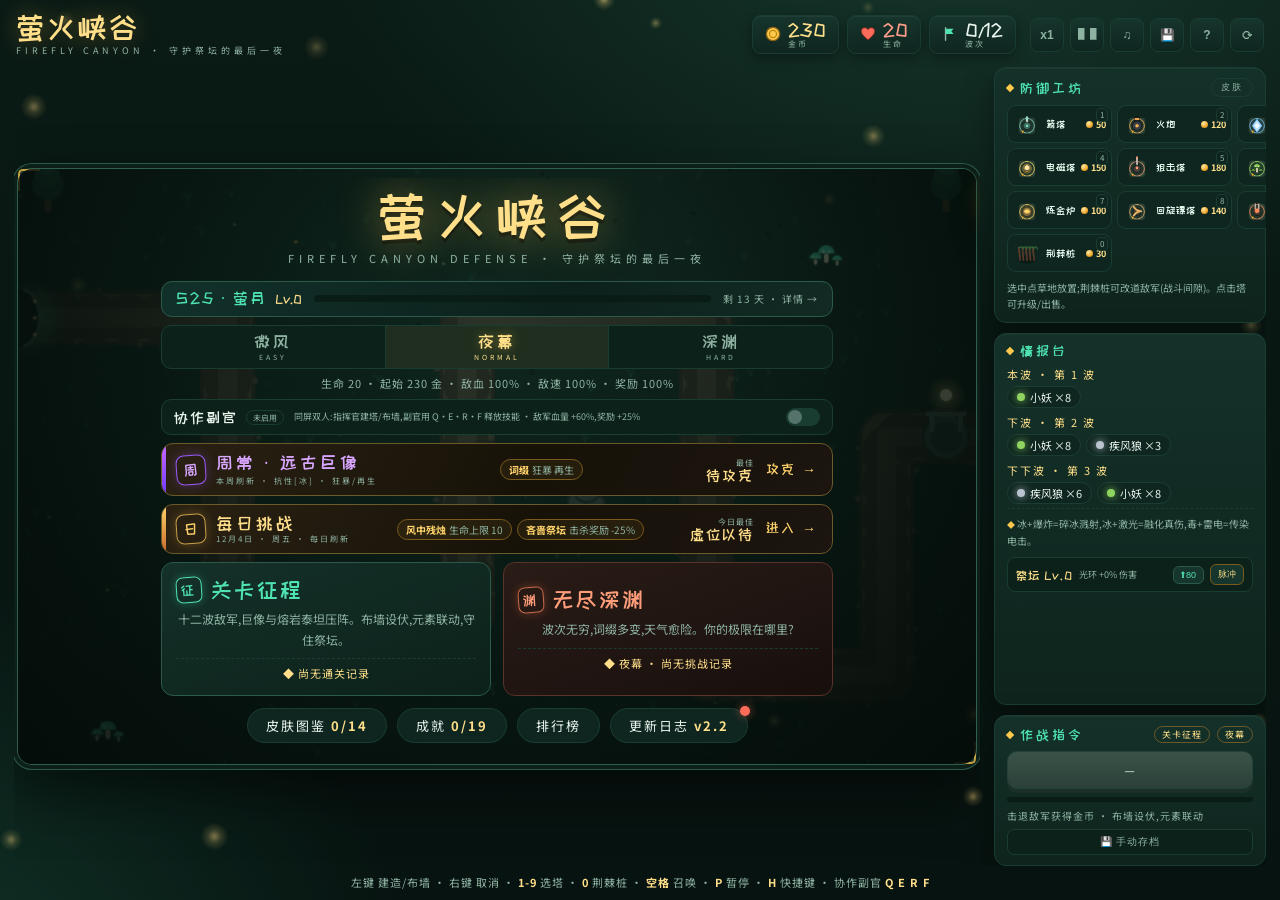
<file: v2.3.html>
<!DOCTYPE html>
<html lang="zh-CN">
<head>
<meta charset="utf-8">
<meta name="viewport" content="width=device-width,initial-scale=1,maximum-scale=1,user-scalable=no,viewport-fit=cover">
<meta name="theme-color" content="#0a1a15">
<title>萤火峡谷 · 塔防</title>
<link rel="preconnect" href="https://fonts.googleapis.com">
<link href="https://fonts.googleapis.com/css2?family=ZCOOL+KuaiLe&family=Noto+Sans+SC:wght@400;500;700&display=swap" rel="stylesheet">
<style>
:root{--ink:#e8f4ec;--mut:#8fb3a3;--gold:#ffc94d;--gold2:#ffdf8a;--teal:#4fe3b2;--red:#ff6d5a;--panel:#122b24;--line:#2b5a4a;--line2:#1a3d32}
*{box-sizing:border-box;margin:0;padding:0}
html,body{height:100%;overflow:hidden}
body{height:100vh;height:100dvh;background:radial-gradient(1100px 700px at 75% -10%,#16382d,transparent 60%),radial-gradient(900px 700px at -10% 110%,#11362a,transparent 60%),linear-gradient(#0a1a15,#071310);color:var(--ink);font-family:'Noto Sans SC',system-ui,sans-serif;user-select:none;-webkit-user-select:none;-webkit-touch-callout:none;-webkit-text-size-adjust:100%;touch-action:manipulation;overscroll-behavior:none}
#bgfx{position:fixed;inset:0;z-index:0;pointer-events:none;width:100%;height:100%}
#app{position:relative;z-index:1;height:100%;display:flex;flex-direction:column;padding:10px 14px;padding-top:max(10px,env(safe-area-inset-top));padding-bottom:max(10px,env(safe-area-inset-bottom))}
header{flex:none;display:flex;align-items:center;gap:14px;padding:2px 2px 10px}
.brand h1{font-family:'ZCOOL KuaiLe';font-weight:400;font-size:clamp(18px,2.4vw,32px);letter-spacing:3px;color:var(--gold2);text-shadow:0 0 24px rgba(255,201,77,.35);white-space:nowrap}
.brand .tag{display:block;font-size:9px;letter-spacing:4px;color:var(--mut);margin-top:1px}
.stats{display:flex;gap:8px;margin-left:auto}
.stat{display:flex;align-items:center;gap:7px;background:linear-gradient(#16352c,#0f2620);border:1px solid var(--line2);border-radius:9px;padding:4px 12px;box-shadow:inset 0 1px 0 rgba(255,255,255,.05),0 4px 12px rgba(0,0,0,.35)}
.stat .ico{width:16px;height:16px;flex:none}
.stat div{display:flex;flex-direction:column;line-height:1.05}
.stat b{font-family:'ZCOOL KuaiLe';font-weight:400;font-size:clamp(14px,1.6vw,19px)}
.stat .lbl{font-size:8px;color:var(--mut);letter-spacing:2px}
#stGold b{color:var(--gold2)}#stLife b{color:#ff9d8a}
.stat.pop b{animation:pop .32s}@keyframes pop{40%{transform:scale(1.35)}}
.stat.hurt{animation:hurt .4s}@keyframes hurt{25%{transform:translateX(-4px)}75%{transform:translateX(4px)}}
.ctrls{display:flex;gap:6px}
.cbtn{width:34px;height:34px;border-radius:8px;border:1px solid var(--line2);background:linear-gradient(#16352c,#0f2620);color:var(--mut);font-size:12px;font-weight:700;cursor:pointer;transition:.15s}
.cbtn:hover{color:var(--gold2);border-color:var(--line);transform:translateY(-1px)}
.cbtn:active{transform:scale(.92)}.cbtn.off{color:#54726a;text-decoration:line-through}
main{flex:1;min-height:0;display:flex;gap:14px;overflow:hidden}
#stageWrap{flex:1;min-width:0;min-height:0;display:flex;align-items:center;justify-content:center;overflow:hidden}
#stage{position:relative;flex:none;max-width:100%;max-height:100%}
#stage::before,#stage::after{content:'';position:absolute;width:22px;height:22px;pointer-events:none;z-index:2;opacity:.75;box-sizing:border-box}
#stage::before{top:0;left:0;border-top:2px solid var(--gold);border-left:2px solid var(--gold);border-radius:5px 0 0 0}
#stage::after{bottom:0;right:0;border-bottom:2px solid var(--gold);border-right:2px solid var(--gold);border-radius:0 0 5px 0}
#game{display:block;background:#0c241c;border-radius:14px;touch-action:none;box-shadow:0 0 0 1px #2f5f4e,0 0 0 5px #0c1f19,0 0 0 6px #2b5a4a,0 26px 60px rgba(0,0,0,.55);max-width:100%;max-height:100%}
#game.placing{cursor:crosshair}
#stage.paused #game{filter:brightness(.72) saturate(.8)}
#pauseTag{position:absolute;top:10px;right:10px;display:none;z-index:4;background:rgba(10,25,20,.88);border:1px solid var(--line);color:var(--teal);padding:4px 10px;border-radius:8px;font-size:11px;letter-spacing:3px;max-width:calc(100% - 20px)}
#stage.paused #pauseTag{display:block}
#weatherTag{position:absolute;top:10px;left:10px;z-index:4;background:rgba(10,25,20,.7);border:1px solid var(--line2);color:var(--mut);padding:3px 9px;border-radius:8px;font-size:10px;letter-spacing:2px;display:none;max-width:calc(100% - 20px)}
#weatherTag.on{display:block}
#banner{position:absolute;top:12px;left:50%;transform:translateX(-50%);z-index:3;opacity:0;pointer-events:none;font-family:'ZCOOL KuaiLe';font-size:clamp(15px,2.6vmin,26px);letter-spacing:4px;color:#fff;white-space:nowrap;background:linear-gradient(90deg,transparent,rgba(8,22,17,.92) 16%,rgba(8,22,17,.92) 84%,transparent);padding:6px 30px;text-shadow:0 0 16px rgba(79,227,178,.5);max-width:calc(100% - 60px)}
#banner.show{animation:ban 2.3s ease forwards}
#banner.red{color:#ff9d8a;text-shadow:0 0 16px rgba(255,109,90,.6)}
@keyframes ban{0%{opacity:0;transform:translate(-50%,-16px) scale(.92)}12%{opacity:1;transform:translate(-50%,0) scale(1)}80%{opacity:1}100%{opacity:0;transform:translate(-50%,8px)}}
#toast{position:absolute;left:10px;bottom:10px;z-index:4;background:rgba(10,25,20,.92);border:1px solid var(--line);color:var(--teal);padding:5px 12px;border-radius:8px;font-size:11px;letter-spacing:1px;opacity:0;transform:translateY(6px);transition:.3s;pointer-events:none;max-width:calc(100% - 20px)}
#toast.show{opacity:1;transform:none}
#skillbar{position:absolute;left:50%;bottom:10px;transform:translateX(-50%);display:none;gap:6px;z-index:4;max-width:calc(100% - 20px);flex-wrap:wrap;justify-content:center}
#skillbar.on{display:flex}
.skill{position:relative;width:clamp(56px,9vmin,78px);height:clamp(56px,9vmin,78px);padding:6px 3px 5px;text-align:center;overflow:hidden;cursor:pointer;background:linear-gradient(#16352c,#0d211b);border:1px solid var(--line2);border-radius:12px;transition:.2s}
.skill:active{transform:scale(.93)}
.skill b{display:block;font-family:'ZCOOL KuaiLe';font-size:clamp(12px,2vmin,16px);color:var(--teal);position:relative;z-index:2}
.skill span{display:block;font-size:clamp(7px,1.2vmin,9px);color:var(--mut);letter-spacing:1px;position:relative;z-index:2}
.skill em{position:absolute;top:50%;left:50%;transform:translate(-50%,-50%);font-style:normal;font-size:clamp(13px,2.4vmin,18px);color:#ffdf8a;font-weight:700;font-family:'ZCOOL KuaiLe';z-index:3;text-shadow:0 0 6px rgba(0,0,0,.8);display:none}
.skill.cooling em{display:block}
.skill .cd{position:absolute;inset:0;border-radius:12px;pointer-events:none;z-index:1;background:conic-gradient(rgba(4,12,9,.82) 0deg,transparent 0deg)}
.skill.rdy{border-color:var(--gold);box-shadow:0 0 12px rgba(255,201,77,.28)}.skill.rdy b{color:var(--gold2)}
#hintbar{flex:none;margin-top:8px;font-size:11px;color:var(--mut);letter-spacing:1px;text-align:center}
#hintbar b{color:var(--gold2);font-weight:700}
#menu{position:absolute;inset:0;z-index:8;display:none;align-items:center;justify-content:center;line-height:1.5;background:radial-gradient(ellipse at 50% 28%,rgba(12,30,23,.55),rgba(4,12,9,.93));border-radius:14px}
#menu.show{display:flex}
.menu-box{text-align:center;max-width:680px;width:94%;max-height:97%;overflow-y:auto;overscroll-behavior:contain;padding:8px 4px;animation:rise .6s ease;scrollbar-width:thin}
.m-title{font-family:'ZCOOL KuaiLe';font-size:clamp(30px,6vmin,54px);letter-spacing:10px;color:var(--gold2);line-height:1.1;text-shadow:0 0 42px rgba(255,201,77,.5),0 4px 0 rgba(0,0,0,.45)}
.m-sub{font-size:clamp(8px,1.4vmin,11px);letter-spacing:5px;color:var(--mut);margin:6px 0 14px;line-height:1.4}
#contBtn{display:none;margin-bottom:12px}
#contBtn small{display:inline-block;font-size:10px;font-weight:700;margin-left:6px;color:#6b4a08;letter-spacing:1px}
.seasonbar{display:flex;align-items:center;gap:12px;width:100%;padding:8px 14px;margin-bottom:8px;border-radius:11px;cursor:pointer;background:linear-gradient(120deg,#12302a,#0c211c 60%,#132a24);border:1px solid #2b5a4a;transition:.2s;text-align:left;font-family:'Noto Sans SC'}
.seasonbar:hover{border-color:var(--teal);transform:translateY(-2px)}.seasonbar:active{transform:scale(.98)}
.sb-l{display:flex;align-items:baseline;gap:8px;flex:none}
.sb-l em{font-style:normal;font-family:'ZCOOL KuaiLe';font-size:clamp(12px,2vmin,16px);color:var(--teal);letter-spacing:2px}
.sb-l b{font-family:'ZCOOL KuaiLe';font-weight:400;font-size:clamp(10px,1.7vmin,13px);color:var(--gold2)}
.sb-track{flex:1;height:7px;background:#0a1c16;border-radius:4px;overflow:hidden}
.sb-track i{display:block;height:100%;width:0;background:linear-gradient(90deg,#4fe3b2,#ffd75e)}
.sb-r{flex:none;font-size:clamp(8px,1.4vmin,10px);color:var(--mut);letter-spacing:1px}
.diffrow{display:flex;border:1px solid var(--line2);border-radius:10px;overflow:hidden;margin-bottom:6px;background:#0c211a}
.diff{flex:1;padding:7px 4px 6px;background:none;border:none;cursor:pointer;color:var(--mut);transition:.15s;border-right:1px solid var(--line2);font-family:'Noto Sans SC'}
.diff:last-child{border-right:none}
.diff b{display:block;font-family:'ZCOOL KuaiLe';font-weight:400;font-size:clamp(13px,2.2vmin,17px);letter-spacing:3px}
.diff i{font-style:normal;display:block;font-size:7px;letter-spacing:3px;margin-top:2px}
.diff:hover{color:var(--ink);background:rgba(79,227,178,.05)}.diff:active{transform:scale(.97)}
.diff.sel{background:rgba(255,201,77,.08);color:var(--gold2)}.diff.sel b{color:var(--gold2);text-shadow:0 0 12px rgba(255,201,77,.4)}
.diff[data-d="hard"].sel{background:rgba(255,109,90,.08)}.diff[data-d="hard"].sel b{color:#ff9d7a;text-shadow:0 0 12px rgba(255,109,90,.4)}
.diffinfo{font-size:clamp(8px,1.5vmin,11px);color:var(--mut);letter-spacing:1px;margin-bottom:8px}
.cooprow{display:flex;align-items:center;gap:10px;width:100%;padding:8px 12px;margin-bottom:8px;border-radius:10px;cursor:pointer;background:#0c211a;border:1px solid var(--line2);transition:.2s;text-align:left;font-family:'Noto Sans SC'}
.cooprow:active{transform:scale(.98)}.cooprow.on{border-color:var(--teal);background:rgba(79,227,178,.06)}
.cp-l{flex:none;display:flex;align-items:center;gap:8px}
.cp-l b{font-family:'ZCOOL KuaiLe';font-weight:400;font-size:clamp(12px,2vmin,15px);letter-spacing:2px;color:var(--ink)}
.cp-l span{font-size:8px;color:var(--mut);border:1px solid var(--line2);border-radius:8px;padding:1px 6px}
.cooprow.on .cp-l span{color:var(--teal);border-color:var(--teal)}
.cp-d{flex:1;font-size:9px;color:var(--mut);line-height:1.5}
.cp-sw{flex:none;width:34px;height:18px;border-radius:10px;background:#1a3d32;position:relative;transition:.2s}
.cp-sw::after{content:'';position:absolute;top:2px;left:2px;width:14px;height:14px;border-radius:50%;background:#55736a;transition:.2s}
.cooprow.on .cp-sw{background:rgba(79,227,178,.3)}.cooprow.on .cp-sw::after{left:18px;background:var(--teal);box-shadow:0 0 8px rgba(79,227,178,.6)}
.dailycard{display:flex;align-items:center;gap:12px;width:100%;text-align:left;padding:9px 14px;margin-bottom:8px;border-radius:12px;cursor:pointer;position:relative;overflow:hidden;transition:.22s;flex-wrap:wrap;background:linear-gradient(120deg,#2a2113,#171208 55%,#1c1510);border:1px solid #6b5a2a;font-family:'Noto Sans SC'}
.dailycard::before{content:'';position:absolute;left:0;top:0;bottom:0;width:4px;background:linear-gradient(#ffd36b,#c96a2a)}
.dailycard.wk::before{background:linear-gradient(#c96aff,#6a3aff)}
.dailycard:hover{transform:translateY(-3px);box-shadow:0 12px 30px rgba(0,0,0,.5);border-color:var(--gold)}.dailycard:active{transform:scale(.98)}
.dc-left{display:flex;align-items:center;gap:10px;flex:none}
.dc-badge{width:30px;height:30px;flex:none;display:flex;align-items:center;justify-content:center;font-family:'ZCOOL KuaiLe';font-size:15px;color:#ffd36b;border:1.5px solid #c8a24a;border-radius:8px;transform:rotate(-4deg);box-shadow:0 0 12px rgba(255,201,77,.25)}
.dailycard.wk .dc-badge{color:#d9a6ff;border-color:#9a5aff;box-shadow:0 0 12px rgba(154,90,255,.3)}
.dailycard h4{font-family:'ZCOOL KuaiLe';font-weight:400;font-size:clamp(13px,2.2vmin,18px);letter-spacing:3px;color:var(--gold2)}
.dailycard.wk h4{color:#d9a6ff}
.dc-date{display:block;font-size:8px;color:var(--mut);letter-spacing:2px;margin-top:1px}
.dc-muts{display:flex;gap:5px;flex-wrap:wrap;flex:1;justify-content:center}
.mutchip{font-size:clamp(8px,1.4vmin,10px);padding:2px 8px;border-radius:12px;border:1px solid #7a5a1d;color:var(--mut);background:rgba(255,201,77,.06)}
.mutchip b{color:#ffd36b;font-weight:700;margin-right:3px}
.dc-rec{font-size:8px;color:var(--mut);flex:none;text-align:right;letter-spacing:1px}
.dc-rec b{display:block;color:var(--gold2);font-family:'ZCOOL KuaiLe';font-weight:400;font-size:clamp(11px,2vmin,15px);letter-spacing:2px}
.dc-go{font-family:'ZCOOL KuaiLe';color:#ffd36b;letter-spacing:2px;flex:none;font-size:clamp(11px,1.8vmin,14px)}
.modes{display:flex;gap:12px;text-align:left}
.mode{flex:1;position:relative;overflow:hidden;padding:14px;border-radius:12px;cursor:pointer;transition:.22s;background:linear-gradient(160deg,#143129,#0c211a);border:1px solid #2b5a4a;font-family:'Noto Sans SC'}
.mode:hover{transform:translateY(-4px)}.mode:active{transform:scale(.98)}
.mode-level:hover{box-shadow:0 14px 34px rgba(0,0,0,.5),0 0 24px rgba(79,227,178,.18);border-color:var(--teal)}
.mode-endless{background:linear-gradient(160deg,#2a1c17,#170f0c);border-color:#5a332a}
.mode-endless:hover{box-shadow:0 14px 34px rgba(0,0,0,.5),0 0 24px rgba(255,120,80,.2);border-color:#c96a4a}
.mode h4{display:flex;align-items:center;gap:9px;font-family:'ZCOOL KuaiLe';font-weight:400;font-size:clamp(15px,2.8vmin,22px);letter-spacing:3px;margin-bottom:6px}
.mode-level h4{color:var(--teal)}.mode-endless h4{color:#ff9d7a}
.mbadge{width:26px;height:26px;flex:none;display:inline-flex;align-items:center;justify-content:center;font-size:14px;border-radius:7px;transform:rotate(-4deg)}
.mode-level .mbadge{border:1.5px solid var(--teal);color:var(--teal);box-shadow:0 0 10px rgba(79,227,178,.3)}
.mode-endless .mbadge{border:1.5px solid #c96a4a;color:#ff9d7a;box-shadow:0 0 10px rgba(255,120,80,.3)}
.mode p{font-size:clamp(10px,1.6vmin,12px);color:var(--mut);line-height:1.7}
.mode .rec{margin-top:8px;font-size:clamp(9px,1.5vmin,11px);color:var(--gold2);letter-spacing:1px;border-top:1px dashed var(--line2);padding-top:6px}
.metarow{display:flex;gap:10px;margin-top:12px;justify-content:center;flex-wrap:wrap}
.metabtn{position:relative;background:#0f2620;border:1px solid var(--line2);color:var(--ink);border-radius:20px;padding:7px 18px;font-size:clamp(11px,1.7vmin,13px);cursor:pointer;letter-spacing:2px;transition:.15s;font-family:'Noto Sans SC'}
.metabtn b{color:var(--gold2);margin-left:5px;font-weight:700}
.metabtn:hover{border-color:var(--line);transform:translateY(-2px)}.metabtn:active{transform:scale(.95)}
.metabtn .nd{position:absolute;top:-3px;right:-3px;width:10px;height:10px;border-radius:50%;background:var(--red);box-shadow:0 0 8px rgba(255,109,90,.6);animation:glowp 1.2s infinite;display:none}
.metabtn.fresh .nd{display:block}
.m-hint{margin-top:14px;font-size:clamp(8px,1.5vmin,11px);color:var(--mut);letter-spacing:2px}
.metaov{position:absolute;inset:0;z-index:9;display:none;background:rgba(4,12,9,.94);border-radius:14px;overflow:hidden;line-height:1.5}
.metaov.show{display:block}
.meta-in{max-width:640px;margin:20px auto;padding:0 16px 22px;max-height:calc(100% - 40px);overflow-y:auto;overscroll-behavior:contain;scrollbar-width:thin}
.meta-in::-webkit-scrollbar{width:6px}.meta-in::-webkit-scrollbar-thumb{background:#2b5a4a;border-radius:3px}
.meta-head{display:flex;align-items:center;margin-bottom:5px}
.meta-head h3{font-family:'ZCOOL KuaiLe';font-weight:400;font-size:clamp(17px,3vmin,24px);letter-spacing:5px;color:var(--gold2)}
.meta-close{margin-left:auto;width:30px;height:30px;border-radius:8px;border:1px solid var(--line2);background:#0f2620;color:var(--mut);cursor:pointer;font-size:12px;transition:.15s}
.meta-close:hover{color:#ff9d7a;border-color:#7a3a2e}
.meta-sub{font-size:10px;color:var(--mut);margin-bottom:12px;letter-spacing:1px}
/* ---- 更新日志时间轴 ---- */
.logver{position:relative;padding:0 0 18px 22px;border-left:2px solid var(--line2);margin-left:6px}
.logver:last-child{border-left-color:transparent;padding-bottom:4px}
.logver::before{content:'';position:absolute;left:-7px;top:3px;width:12px;height:12px;border-radius:50%;background:var(--gold);box-shadow:0 0 10px rgba(255,201,77,.5)}
.logver.now::before{background:var(--teal);box-shadow:0 0 12px rgba(79,227,178,.6);animation:glowp 1.4s infinite}
.logver h4{font-family:'ZCOOL KuaiLe';font-weight:400;font-size:15px;letter-spacing:2px;color:var(--gold2);margin-bottom:4px}
.logver h4 i{font-style:normal;font-size:9px;color:var(--teal);border:1px solid var(--line);border-radius:8px;padding:1px 7px;margin-left:6px;letter-spacing:1px;vertical-align:2px}
.logver ul{list-style:none}
.logver li{position:relative;padding:2px 0 2px 14px;font-size:11px;color:var(--mut);line-height:1.65}
.logver li::before{content:'◆';position:absolute;left:0;top:3px;font-size:7px;color:var(--gold)}
.logver li b{color:var(--ink);font-weight:500}
.helprow{display:flex;justify-content:space-between;gap:10px;background:#0f2620;border:1px solid var(--line2);border-radius:8px;padding:7px 12px;margin-bottom:5px;font-size:12px}
.helprow b{color:var(--gold2);font-family:'ZCOOL KuaiLe';font-weight:400;letter-spacing:1px}
.helprow span{color:var(--mut)}
.skinrow{display:flex;align-items:center;gap:10px;background:#0f2620;border:1px solid var(--line2);border-radius:10px;padding:7px 9px;margin-bottom:7px}
.skint{display:flex;align-items:center;gap:7px;width:104px;flex:none}
.skint canvas{width:40px;height:40px}
.skint b{font-family:'ZCOOL KuaiLe';font-weight:400;font-size:13px;letter-spacing:2px}
.skinchips{display:flex;gap:7px;flex-wrap:wrap}
.skinchip{position:relative;width:60px;padding:4px 3px 3px;border:1px solid var(--line2);border-radius:8px;background:#0c211a;cursor:pointer;display:flex;flex-direction:column;align-items:center;gap:2px;transition:.15s}
.skinchip canvas{width:38px;height:38px}
.skinchip:hover:not(:disabled){transform:translateY(-2px);border-color:var(--line)}.skinchip:active:not(:disabled){transform:scale(.94)}
.skinchip.eq{border-color:var(--gold);box-shadow:0 0 0 1px var(--gold),0 0 14px rgba(255,201,77,.2)}
.skinchip.lock{opacity:.55;filter:grayscale(.7);cursor:not-allowed}
.skinchip span{font-size:9px;color:var(--ink)}.skinchip em{font-style:normal;font-size:7px;color:var(--gold2)}
.skinchip .lk{position:absolute;top:2px;right:4px;font-size:8px;color:#ff9d7a;z-index:1}
.achrow{display:flex;align-items:center;gap:10px;background:#0f2620;border:1px solid var(--line2);border-radius:10px;padding:8px 10px;margin-bottom:7px;opacity:.62}
.achrow.un{opacity:1;border-color:#6b5a2a}
.abadge{width:28px;height:28px;flex:none;display:flex;align-items:center;justify-content:center;font-family:'ZCOOL KuaiLe';font-size:14px;border-radius:8px;border:1.5px solid #55736a;color:#7fa896;transform:rotate(-4deg)}
.achrow.un .abadge,#achToast .abadge{border-color:var(--gold);color:var(--gold2);box-shadow:0 0 12px rgba(255,201,77,.3)}
.achrow div{display:flex;flex-direction:column;gap:2px;flex:1;min-width:0}
.achrow b{font-size:13px;line-height:1.25}.achrow span{font-size:10px;color:var(--mut);line-height:1.3}
.achrow i{font-style:normal;font-size:9px;color:var(--teal);line-height:1.3}
.achrow>em{margin-left:auto;font-style:normal;font-size:9px;color:var(--mut);letter-spacing:1px;flex:none;white-space:nowrap}.achrow.un>em{color:var(--gold2)}
#achToast{position:absolute;top:10px;right:10px;z-index:10;display:flex;gap:9px;align-items:center;background:linear-gradient(160deg,#1c3a2f,#0e241c);border:1px solid var(--gold);border-radius:10px;padding:8px 14px 8px 9px;box-shadow:0 10px 30px rgba(0,0,0,.5),0 0 24px rgba(255,201,77,.22);transform:translateX(130%);transition:transform .45s cubic-bezier(.2,.9,.3,1.2);max-width:calc(100% - 20px)}
#achToast.show{transform:none}
#achToast b{display:block;font-family:'ZCOOL KuaiLe';font-weight:400;font-size:13px;color:var(--gold2);letter-spacing:2px}
#achToast span{font-size:10px;color:var(--ink)}
.lbtabs{display:flex;gap:7px;margin-bottom:10px}
.lbtab{flex:1;padding:7px;border-radius:8px;border:1px solid var(--line2);background:#0c211a;color:var(--mut);cursor:pointer;font-size:11px;letter-spacing:2px;transition:.15s;font-family:'Noto Sans SC'}
.lbtab:hover{color:var(--ink)}.lbtab.sel{color:var(--gold2);border-color:var(--gold);background:rgba(255,201,77,.07)}
.lbrow{display:flex;align-items:center;gap:9px;background:#0f2620;border:1px solid var(--line2);border-radius:8px;padding:7px 10px;margin-bottom:5px;font-size:11px}
.lbrow.new{border-color:var(--gold);box-shadow:0 0 12px rgba(255,201,77,.22)}
.lbrank{width:24px;height:24px;flex:none;display:flex;align-items:center;justify-content:center;border-radius:6px;font-family:'ZCOOL KuaiLe';font-size:13px;border:1px solid var(--line2);color:var(--mut)}
.lbrank.r1{border-color:#e8c56a;color:#ffe9a3}.lbrank.r2{border-color:#9fb4c4;color:#d7e6f2}.lbrank.r3{border-color:#b08050;color:#e8c39a}
.lbval{font-family:'ZCOOL KuaiLe';font-size:15px;color:#fff;letter-spacing:1px}
.lbdiff{font-style:normal;font-size:8px;border:1px solid #6b5a2a;color:var(--gold2);border-radius:8px;padding:1px 6px;letter-spacing:1px}
.lbsub{font-size:9px;color:var(--mut)}.lbdate{margin-left:auto;color:var(--mut);font-size:9px;letter-spacing:1px}
.lbempty{text-align:center;color:var(--mut);font-size:11px;padding:28px 0;letter-spacing:2px}
.slvbox{display:flex;align-items:center;gap:12px;background:#0f2620;border:1px solid var(--line2);border-radius:10px;padding:10px 14px;margin-bottom:12px}
.slv span{display:block;font-size:8px;color:var(--mut);letter-spacing:2px}.slv b{font-family:'ZCOOL KuaiLe';font-weight:400;font-size:22px;color:var(--gold2)}
.sxptrack{flex:1;height:9px;background:#0a1c16;border-radius:6px;overflow:hidden}
.sxptrack i{display:block;height:100%;width:0;background:linear-gradient(90deg,#4fe3b2,#ffd75e);border-radius:6px;transition:width .4s}
.sxpnum{font-size:10px;color:var(--mut);flex:none}
.strack{display:flex;gap:9px;overflow-x:auto;padding:4px 2px 8px;margin-bottom:10px;scrollbar-width:thin}
.strack::-webkit-scrollbar{height:5px}.strack::-webkit-scrollbar-thumb{background:#2b5a4a;border-radius:3px}
.snode{position:relative;flex:none;width:80px;text-align:center;padding:7px 5px;background:#0f2620;border:1px solid var(--line2);border-radius:10px;opacity:.55}
.snode canvas{width:38px;height:38px}.snode.un{opacity:1;border-color:var(--gold);box-shadow:0 0 12px rgba(255,201,77,.18)}
.slv-n{display:block;font-size:9px;color:var(--gold2);letter-spacing:1px;margin-bottom:2px}.sname{display:block;font-size:8px;color:var(--ink);margin-top:2px}
.slock{position:absolute;top:3px;right:5px;font-size:7px;color:#ff9d7a}
.sbest{font-size:11px;color:var(--mut);margin-bottom:7px}.sbest b{color:var(--gold2);font-family:'ZCOOL KuaiLe';font-weight:400;font-size:15px;margin-left:5px}
.sarch-t{font-size:9px;color:var(--mut);letter-spacing:2px;margin:7px 0 5px}
.sarchrow{display:flex;justify-content:space-between;font-size:10px;color:var(--mut);padding:5px 9px;background:#0f2620;border:1px solid var(--line2);border-radius:6px;margin-bottom:4px}
#overlay{position:absolute;inset:0;z-index:6;display:none;align-items:center;justify-content:center;line-height:1.5;background:rgba(4,12,9,.84);border-radius:14px}
#overlay.show{display:flex}
.ov-box{text-align:center;animation:rise .5s ease;padding:10px}
@keyframes rise{from{opacity:0;transform:translateY(18px)}to{opacity:1;transform:none}}
#overlay h3{font-family:'ZCOOL KuaiLe';font-weight:400;font-size:clamp(26px,6vmin,44px);letter-spacing:6px;margin-bottom:8px;line-height:1.1}
h3.win{color:var(--gold2);text-shadow:0 0 34px rgba(255,201,77,.55)}h3.lose{color:#ff8d7a;text-shadow:0 0 34px rgba(255,109,90,.45)}
.newrec{display:inline-block;margin-bottom:12px;padding:3px 16px;border:1px solid var(--gold);border-radius:20px;color:var(--gold2);font-size:12px;letter-spacing:3px;animation:glowp 1.2s infinite}
@keyframes glowp{50%{box-shadow:0 0 20px rgba(255,201,77,.55)}}
.ovsub{color:var(--mut);margin-bottom:16px;font-size:clamp(11px,1.8vmin,14px)}
.ovstats{display:flex;gap:10px;justify-content:center;margin-bottom:18px;flex-wrap:wrap}
.ovstats>div{background:#0f2620;border:1px solid var(--line2);border-radius:10px;padding:8px 16px;display:flex;flex-direction:column;gap:2px}
.ovstats b{font-family:'ZCOOL KuaiLe';font-weight:400;font-size:clamp(16px,3vmin,23px);color:#fff}
.ovstats b i{font-style:normal;font-size:12px;color:var(--mut)}.ovstats span{font-size:9px;color:var(--mut);letter-spacing:2px}
.ovbtns{display:flex;gap:10px;justify-content:center}
.btn{border:none;border-radius:8px;padding:8px 11px;font-size:12px;font-weight:700;cursor:pointer;font-family:'Noto Sans SC';transition:.15s}
.btn:active{transform:scale(.95)}
.btn.gold{background:linear-gradient(180deg,#ffd36b,#f0a92e);color:#3a2a05;font-family:'ZCOOL KuaiLe';font-size:clamp(13px,2.2vmin,17px);letter-spacing:3px;padding:10px 24px;box-shadow:0 4px 0 #8a6215,0 10px 24px rgba(240,169,46,.3)}
.btn.gold:hover{filter:brightness(1.07);transform:translateY(-1px)}
.btn.ghostbtn{background:transparent;border:1px solid var(--line);color:var(--teal);padding:10px 18px;letter-spacing:2px}
.btn.ghostbtn:hover{background:rgba(79,227,178,.08);transform:translateY(-1px)}
aside{width:272px;flex:none;display:flex;flex-direction:column;gap:10px;min-height:0;max-width:32vw}
.deckrow{display:flex;flex-direction:column;gap:10px;flex:1;min-height:0}
.panel{background:linear-gradient(180deg,#143129,#0e241d);border:1px solid var(--line2);border-radius:12px;padding:10px 12px;box-shadow:inset 0 1px 0 rgba(255,255,255,.04),0 10px 30px rgba(0,0,0,.35);min-height:0}
.panel h2{font-family:'ZCOOL KuaiLe';font-weight:400;font-size:14px;letter-spacing:3px;color:var(--teal);display:flex;align-items:center;gap:7px;margin-bottom:8px}
.panel h2::before{content:'';width:6px;height:6px;background:var(--gold);transform:rotate(45deg);flex:none}
.minibtn{margin-left:auto;font-size:9px;letter-spacing:2px;background:none;border:1px solid var(--line2);color:var(--mut);border-radius:12px;padding:2px 9px;cursor:pointer;transition:.15s}
.minibtn:hover{color:var(--gold2);border-color:var(--gold)}
#modeTag{margin-left:auto;font-family:'Noto Sans SC';font-size:9px;letter-spacing:1px;padding:1px 7px;border-radius:10px;border:1px solid #6b5a2a;color:var(--gold2)}
#modeTag.ember{border-color:#7a3a2e;color:#ff9d7a}
#diffTag{font-family:'Noto Sans SC';font-size:9px;letter-spacing:1px;padding:1px 7px;border-radius:10px;border:1px solid #6b5a2a;color:var(--gold2)}
#diffTag.t-easy{border-color:#2b5a4a;color:var(--teal)}#diffTag.t-hard{border-color:#7a3a2e;color:#ff9d7a}
#coopTag{display:none;font-family:'Noto Sans SC';font-size:9px;letter-spacing:1px;padding:1px 7px;border-radius:10px;border:1px solid #2b5a4a;color:var(--teal)}
#cards{display:grid;grid-template-columns:1fr 1fr 1fr;gap:5px}
.card{position:relative;display:flex;gap:5px;align-items:center;padding:4px 5px;border:1px solid var(--line2);border-radius:9px;background:#0f2620;cursor:pointer;transition:.18s}
.card:hover{transform:translateY(-2px);border-color:var(--line);box-shadow:0 6px 14px rgba(0,0,0,.4)}.card:active{transform:scale(.96)}
.card.sel{border-color:var(--gold);background:#1a3527;box-shadow:0 0 0 1px var(--gold),0 0 18px rgba(255,201,77,.16)}
.card.dis{opacity:.5;filter:grayscale(.6)}
.cico{width:28px;height:28px;flex:none}
.cinfo{display:flex;flex-direction:column;gap:1px;min-width:0;flex:1}
.cinfo b{font-family:'ZCOOL KuaiLe';font-weight:400;font-size:10px;letter-spacing:1px;color:#eafff4;white-space:nowrap}
.cinfo span{display:none}
.ccost{display:flex;align-items:center;font-weight:700;color:var(--gold2);font-size:9px;flex:none}
.ccost i{width:7px;height:7px;border-radius:50%;margin-right:3px;background:radial-gradient(circle at 35% 30%,#ffe9a3,#f0a92e 60%,#8a6215)}
.ckey{position:absolute;top:2px;right:3px;font-style:normal;font-size:8px;color:var(--mut);border:1px solid var(--line2);border-radius:4px;padding:0 3px;line-height:12px}
.cms{position:absolute;top:2px;left:3px;font-style:normal;font-size:8px;color:var(--teal);font-weight:700}
.hint{margin-top:8px;font-size:10px;color:var(--mut);line-height:1.6}
#ip{flex:1;min-height:0;display:flex;flex-direction:column}
#infoBody{flex:1;min-height:0;overflow-y:auto;overscroll-behavior:contain;scrollbar-width:thin}
#infoBody::-webkit-scrollbar{width:5px}#infoBody::-webkit-scrollbar-thumb{background:#2b5a4a;border-radius:3px}
.sel-head{display:flex;align-items:center;gap:7px;margin-bottom:6px}
.sel-head .dot{width:9px;height:9px;border-radius:50%;flex:none}
.sel-head b{font-family:'ZCOOL KuaiLe';font-weight:400;font-size:14px;letter-spacing:2px}
.sel-head .lv{margin-left:auto;color:var(--gold2);font-size:11px;letter-spacing:2px}
.irow{display:flex;justify-content:space-between;font-size:12px;padding:4px 2px;border-bottom:1px dashed var(--line2);color:var(--mut)}
.irow b{color:#fff;font-weight:500}.irow i{font-style:normal;color:var(--teal);font-size:10px;margin-left:4px}
.mbar{height:5px;background:#0a1c16;border-radius:3px;overflow:hidden;margin:3px 0 2px}
.mbar i{display:block;height:100%;background:linear-gradient(90deg,#4fe3b2,#ffd75e)}
.iacts{display:flex;gap:7px;margin-top:9px}
.btn.up{flex:1;background:linear-gradient(180deg,#5fe0b0,#2ea87c);color:#04241a;box-shadow:0 3px 0 #176b4d}
.btn.up:hover:not(:disabled){filter:brightness(1.08);transform:translateY(-1px)}
.btn.up:disabled{background:#23443a;color:#5d8272;box-shadow:none;cursor:not-allowed}
.btn.sell{background:#3a2320;color:#ff9d8a;border:1px solid #6b332a}.btn.sell:hover{background:#4b2a24}
.intel-t{font-size:11px;letter-spacing:2px;color:var(--gold2);margin:6px 0 4px}.intel-t:first-child{margin-top:0}
.chips{display:flex;flex-wrap:wrap;gap:5px;margin-bottom:4px}
.chip{display:inline-flex;align-items:center;gap:5px;background:#0f2620;border:1px solid var(--line2);border-radius:20px;padding:2px 9px;font-size:11px}
.chip.boss{border-color:#7a3a2e;color:#ffb3a3}.chip i{width:8px;height:8px;border-radius:50%;display:inline-block}
.chip em{font-style:normal;font-size:8px;border:1px solid #6b5a2a;color:var(--gold2);border-radius:4px;padding:0 3px;margin-left:2px;line-height:12px}
.chip.boss em{border-color:#7a3a2e;color:#ffb3a3}
.tip{font-size:10px;color:var(--mut);line-height:1.7;border-top:1px dashed var(--line2);padding-top:6px}
.tip::before{content:'◆ ';color:var(--gold);font-size:8px}
.shrinebox{display:flex;align-items:center;gap:6px;margin-top:8px;padding:6px 8px;background:#0c211a;border:1px solid var(--line2);border-radius:8px}
.shrinebox .si{font-family:'ZCOOL KuaiLe';color:var(--gold2);font-size:12px;letter-spacing:1px;flex:none}
.shrinebox .sb2{flex:1;font-size:9px;color:var(--mut)}
.sbtn{font-size:9px;padding:3px 7px;border-radius:6px;border:1px solid var(--line);background:#16352c;color:var(--teal);cursor:pointer;flex:none}
.sbtn:disabled{opacity:.4;cursor:not-allowed}.sbtn.pulse{border-color:#7a5a1d;color:var(--gold2)}
#waveBtn{width:100%;padding:9px;border-radius:10px;border:1px solid #7a5a1d;cursor:pointer;background:linear-gradient(180deg,#ffd36b,#f0a92e);color:#3a2a05;font-family:'ZCOOL KuaiLe';font-size:15px;letter-spacing:2px;line-height:1.2;box-shadow:0 4px 0 #8a6215,0 8px 22px rgba(240,169,46,.25);transition:.15s}
#waveBtn small{display:block;font-family:'Noto Sans SC';font-size:10px;font-weight:700;letter-spacing:1px;color:#6b4a08}
#waveBtn:hover:not(:disabled){filter:brightness(1.06);transform:translateY(-1px)}
#waveBtn:active:not(:disabled){transform:translateY(2px);box-shadow:0 1px 0 #8a6215}
#waveBtn:disabled{background:linear-gradient(180deg,#3a5348,#2a4038);color:#9dbfab;border-color:#22423a;box-shadow:0 4px 0 #1a3028;cursor:default}
#waveBar{height:5px;background:#0a1c16;border-radius:4px;margin-top:8px;overflow:hidden}
#waveBar i{display:block;height:100%;width:0;background:linear-gradient(90deg,#4fe3b2,#ffd75e);border-radius:4px}
#waveNote{margin-top:6px;font-size:10px;color:var(--mut);letter-spacing:1px;line-height:1.5}
.savbtn{width:100%;margin-top:6px;font-size:10px;padding:5px;border-radius:7px;border:1px solid var(--line2);background:#0c211a;color:var(--mut);cursor:pointer;letter-spacing:1px}
.savbtn:hover{color:var(--gold2);border-color:var(--gold)}
@media (min-width:901px) and (max-height:680px){
  header{padding-bottom:6px}.panel{padding:7px 10px;border-radius:10px}.panel h2{font-size:12px;margin-bottom:5px}
  #cards{gap:4px}.card{padding:3px 4px}.cico{width:22px;height:22px}.cinfo b{font-size:9px}
  .hint{display:none}.irow{font-size:11px;padding:3px 2px}#waveBtn{padding:7px;font-size:13px}#waveNote{font-size:9px}#hintbar{font-size:10px;margin-top:5px}
  aside{max-width:28vw}
}
@media (max-width:900px){
  #app{padding:8px 10px}header{gap:10px;padding-bottom:6px}.brand .tag{display:none}
  main{flex-direction:column;gap:7px}#hintbar{display:none}
  aside{width:100%;flex-direction:row;gap:7px;flex:none;max-width:none}#bp{flex:1.3;min-width:0}
  .deckrow{flex:2;flex-direction:row;min-width:0}#ip{flex:1.15}#wp{flex:1}
  .panel{padding:7px 9px;border-radius:10px}.panel h2{font-size:12px;margin-bottom:5px}.hint{display:none}
  #cards{grid-template-columns:repeat(auto-fill,minmax(74px,1fr));gap:4px}.ckey{display:none}#waveNote{display:none}
}
@media (max-width:600px){
  #app{padding:5px 7px}header{flex-wrap:wrap;gap:5px;padding-bottom:4px}
  .brand h1{font-size:16px;letter-spacing:1px}
  .stats{order:3;width:100%;margin-left:0;justify-content:center;gap:5px}.stat{padding:2px 9px;border-radius:7px}
  .stat .ico{width:12px;height:12px}.stat b{font-size:13px}.stat .lbl{font-size:7px;letter-spacing:1px}
  .cbtn{width:27px;height:27px;font-size:10px;border-radius:7px}
  main{gap:5px}aside{flex-direction:column;gap:5px}#bp{order:1}.deckrow{order:2;flex-direction:row;gap:5px}#ip{flex:1.25}#wp{flex:1}
  .panel{padding:5px 7px;border-radius:9px}.panel h2{font-size:10px;margin-bottom:4px;letter-spacing:2px}
  #modeTag,#diffTag,#coopTag{font-size:7px;padding:1px 5px}
  #cards{grid-template-columns:repeat(5,1fr);gap:3px}.card{flex-direction:column;padding:3px 1px;gap:1px;border-radius:7px}
  .cico{width:20px;height:20px}.cinfo b{font-size:7px;letter-spacing:0}.ccost{font-size:7px}.ccost i{width:5px;height:5px;margin-right:2px}
  .cms{font-size:7px}#infoBody{min-height:0;overflow-y:auto}.sel-head b{font-size:12px}
  .irow{font-size:9px;padding:2px 1px}.irow i{font-size:8px}.iacts{margin-top:5px;gap:4px}.btn{padding:5px 6px;font-size:10px}
  .intel-t{font-size:9px;margin-bottom:3px}.chip{font-size:9px;padding:1px 6px}.chip em{display:none}.tip{display:none}
  #waveBtn{padding:6px;font-size:12px}#waveBtn small{font-size:8px}#waveBar{height:3px;margin-top:5px}
  .m-sub{margin:3px 0 8px}.cp-d{display:none}.m-hint{display:none}.dc-go{display:none}.mode{padding:9px 11px}.mode p{line-height:1.4}
  .metaov,#menu,#overlay{position:fixed;inset:0;border-radius:0}#menu{z-index:50}#overlay{z-index:55}.metaov{z-index:60}
  #achToast{position:fixed;top:8px;right:8px;z-index:80}.meta-in{margin:10px auto;max-height:calc(100% - 20px)}
  #stage::before,#stage::after{width:16px;height:16px}
}
@media (max-width:900px) and (orientation:landscape) and (max-height:520px){
  main{flex-direction:row;gap:8px}aside{width:212px;max-width:35vw;flex-direction:column;gap:6px}.deckrow{flex-direction:column;gap:6px}
  #cards{grid-template-columns:1fr 1fr 1fr}.card{flex-direction:row}.cico{width:20px;height:20px}.cinfo b{font-size:9px}
  .panel{padding:6px 8px}.panel h2{font-size:11px;margin-bottom:4px}#waveBtn{padding:6px;font-size:12px}#infoBody{overflow-y:auto}
  .stats{order:0;width:auto;margin-left:auto}.brand h1{font-size:15px}.stat b{font-size:12px}.stat .lbl{display:none}
}
</style>
</head>
<body>
<canvas id="bgfx"></canvas>
<div id="app">
  <header>
    <div class="brand"><h1>萤火峡谷</h1><span class="tag">FIREFLY CANYON · 守护祭坛的最后一夜</span></div>
    <div class="stats">
      <div class="stat" id="stGold"><svg class="ico" viewBox="0 0 18 18"><circle cx="9" cy="9" r="7.5" fill="#ffc94d" stroke="#8a6215" stroke-width="1.5"/><circle cx="9" cy="9" r="4" fill="none" stroke="#b8860b" stroke-width="1.4"/></svg><div><b id="vGold">230</b><span class="lbl">金币</span></div></div>
      <div class="stat" id="stLife"><svg class="ico" viewBox="0 0 18 18"><path d="M9 15.5C4 11.5 1.5 8.6 1.5 5.8 1.5 3.6 3.2 2 5.3 2c1.5 0 2.9.8 3.7 2.1C9.8 2.8 11.2 2 12.7 2c2.1 0 3.8 1.6 3.8 3.8 0 2.8-2.5 5.7-7.5 9.7z" fill="#ff6d5a" stroke="#8a2a1d"/></svg><div><b id="vLife">20</b><span class="lbl">生命</span></div></div>
      <div class="stat" id="stWave"><svg class="ico" viewBox="0 0 18 18"><path d="M4 2v14" stroke="#8fb3a3" stroke-width="1.6" stroke-linecap="round"/><path d="M4 3h9l-2.5 3L13 9H4z" fill="#4fe3b2"/></svg><div><b id="vWave">0/12</b><span class="lbl">波次</span></div></div>
    </div>
    <div class="ctrls">
      <button class="cbtn" id="spdBtn" title="游戏速度">x1</button>
      <button class="cbtn" id="pauseBtn" title="暂停 (P)">❚❚</button>
      <button class="cbtn" id="sndBtn" title="音效开关">♫</button>
      <button class="cbtn" id="saveBtn" title="手动存档">💾</button>
      <button class="cbtn" id="helpBtn" title="快捷键 (H)">?</button>
      <button class="cbtn" id="rstBtn" title="重新开始">⟳</button>
    </div>
  </header>
  <main>
    <div id="stageWrap">
      <div id="stage">
        <canvas id="game" width="800" height="500"></canvas>
        <div id="banner"></div>
        <div id="pauseTag">已暂停</div>
        <div id="weatherTag"></div>
        <div id="toast"></div>
        <div id="skillbar">
          <div class="skill" id="sk-q"><b>Q</b><span>冰霜新星</span><em></em><i class="cd"></i></div>
          <div class="skill" id="sk-e"><b>E</b><span>陨石打击</span><em></em><i class="cd"></i></div>
          <div class="skill" id="sk-r"><b>R</b><span>金币狂热</span><em></em><i class="cd"></i></div>
          <div class="skill" id="sk-f"><b>F</b><span>祭坛祈福</span><em></em><i class="cd"></i></div>
        </div>
        <div id="achToast"><span class="abadge">成</span><div><b id="achToastName"></b><span id="achToastDesc"></span></div></div>
        <div class="metaov" id="helpOv"><div class="meta-in"><div class="meta-head"><h3>快捷键</h3><button class="meta-close" id="helpClose">✕</button></div><p class="meta-sub">键盘与触屏均可操作 · 协作模式下副官技能同样适用</p><div id="helpBody"></div></div></div>
        <div class="metaov" id="logOv"><div class="meta-in"><div class="meta-head"><h3>更新日志</h3><button class="meta-close" id="logClose">✕</button></div><p class="meta-sub" id="logSub">萤火峡谷 · 迭代年鉴</p><div id="logBody"></div></div></div>
        <div class="metaov" id="skinsOv"><div class="meta-in"><div class="meta-head"><h3>皮肤图鉴</h3><button class="meta-close" id="skinsClose">✕</button></div><p class="meta-sub">完成成就或提升赛季等级解锁皮肤 · 点击已解锁的皮肤即可装备</p><div id="skinsBody"></div></div></div>
        <div class="metaov" id="achOv"><div class="meta-in"><div class="meta-head"><h3>成就</h3><button class="meta-close" id="achClose">✕</button></div><p class="meta-sub">成就进度永久保存 · 部分成就奖励专属塔皮肤</p><div id="achBody"></div></div></div>
        <div class="metaov" id="lbOv"><div class="meta-in"><div class="meta-head"><h3>排行榜</h3><button class="meta-close" id="lbClose">✕</button></div><p class="meta-sub">本地荣誉榜 · 记录你在峡谷留下的每一次战绩</p><div class="lbtabs"><button class="lbtab sel" data-b="endless">无尽深渊</button><button class="lbtab" data-b="daily">每日挑战</button><button class="lbtab" data-b="level">关卡竞速</button></div><div id="lbBody"></div></div></div>
        <div class="metaov" id="seasonOv"><div class="meta-in"><div class="meta-head"><h3 id="seasonTitle">赛季</h3><button class="meta-close" id="seasonClose">✕</button></div><p class="meta-sub" id="seasonSub"></p><div class="slvbox"><div class="slv"><span>赛季等级</span><b id="sLvl">Lv.0</b></div><div class="sxptrack"><i id="sXpBar"></i></div><div class="sxpnum" id="sXpTxt"></div></div><div class="strack" id="sTrack"></div><div class="sbest" id="sBest"></div><div id="sArch"></div></div></div>
        <div id="overlay"><div class="ov-box" id="ovBox"></div></div>
        <div id="menu" class="show"><div class="menu-box">
          <div class="m-title">萤火峡谷</div>
          <div class="m-sub">FIREFLY CANYON DEFENSE · 守护祭坛的最后一夜</div>
          <button class="btn gold" id="contBtn"></button>
          <button class="seasonbar" id="seasonBtn"><span class="sb-l"><em id="sbName">赛季</em><b id="sbLvl">Lv.0</b></span><span class="sb-track"><i id="sbBar"></i></span><span class="sb-r" id="sbDays">赛季详情 →</span></button>
          <div class="diffrow"><button class="diff" data-d="easy"><b>微风</b><i>EASY</i></button><button class="diff" data-d="normal"><b>夜幕</b><i>NORMAL</i></button><button class="diff" data-d="hard"><b>深渊</b><i>HARD</i></button></div>
          <div class="diffinfo" id="diffInfo"></div>
          <button class="cooprow" id="coopBtn"><span class="cp-l"><b>协作副官</b><span id="coopState">未启用</span></span><span class="cp-d">同屏双人:指挥官建塔/布墙,副官用 Q·E·R·F 释放技能 · 敌军血量 +60%,奖励 +25%</span><span class="cp-sw"></span></button>
          <button class="dailycard wk" id="modeWeekly"><span class="dc-left"><span class="dc-badge">周</span><span><h4 id="wkName">周常 Boss</h4><span class="dc-date" id="wkDate"></span></span></span><span class="dc-muts" id="wkMuts"></span><span class="dc-rec" id="wkRec"></span><span class="dc-go">攻克 →</span></button>
          <button class="dailycard" id="modeDaily"><span class="dc-left"><span class="dc-badge">日</span><span><h4>每日挑战</h4><span class="dc-date" id="dcDate"></span></span></span><span class="dc-muts" id="dcMuts"></span><span class="dc-rec" id="dcRec"></span><span class="dc-go">进入 →</span></button>
          <div class="modes">
            <button class="mode mode-level" id="modeLevel"><h4><span class="mbadge">征</span>关卡征程</h4><p>十二波敌军,巨像与熔岩泰坦压阵。布墙设伏,元素联动,守住祭坛。</p><div class="rec" id="recLevel"></div></button>
            <button class="mode mode-endless" id="modeEndless"><h4><span class="mbadge">渊</span>无尽深渊</h4><p>波次无穷,词缀多变,天气愈险。你的极限在哪里?</p><div class="rec" id="recEndless"></div></button>
          </div>
          <div class="metarow">
            <button class="metabtn" id="skinsBtn">皮肤图鉴<b id="skinCnt">0/14</b></button>
            <button class="metabtn" id="achBtn">成就<b id="achCnt">0/19</b></button>
            <button class="metabtn" id="lbBtn">排行榜</button>
            <button class="metabtn" id="logBtn">更新日志<b id="logCnt"></b><span class="nd"></span></button>
          </div>
          <div class="m-hint">左键建造/布墙 · 右键取消 · 1-9 选塔 · 0 荆棘桩 · 空格 召唤 · P 暂停 · H 快捷键 · 触屏点按</div>
        </div></div>
      </div>
    </div>
    <aside>
      <section class="panel" id="bp"><h2>防御工坊<button class="minibtn" id="skinsBtn2">皮肤</button></h2><div id="cards"></div><p class="hint">选中点草地放置;荆棘桩可改道敌军(战斗间隙)。点击塔可升级/出售。</p></section>
      <div class="deckrow">
        <section class="panel" id="ip"><h2>情报台</h2><div id="infoBody"></div></section>
        <section class="panel" id="wp"><h2>作战指令<span id="modeTag">关卡征程</span><span id="diffTag">夜幕</span><span id="coopTag">协作</span></h2>
          <button id="waveBtn"></button><div id="waveBar"><i></i></div>
          <div id="waveNote">击退敌军获得金币,波次清空有额外奖励</div>
          <button class="savbtn" id="saveBtn2">💾 手动存档</button>
        </section>
      </div>
    </aside>
  </main>
  <div id="hintbar">左键 建造/布墙 · 右键 取消 · <b>1-9</b> 选塔 · <b>0</b> 荆棘桩 · <b>空格</b> 召唤 · <b>P</b> 暂停 · <b>H</b> 快捷键 · 协作副官 <b>Q E R F</b></div>
</div>
<script>
'use strict';
/* ================= 基础 ================= */
const CELL=50,COLS=16,ROWS=10,W=COLS*CELL,H=ROWS*CELL;
const VERSION='v2.2';
const rnd=(a,b)=>a+Math.random()*(b-a),clamp=(v,a,b)=>Math.max(a,Math.min(b,v));
function rr(g,x,y,w,h,r){g.beginPath();g.moveTo(x+r,y);g.arcTo(x+w,y,x+w,y+h,r);g.arcTo(x+w,y+h,x,y+h,r);g.arcTo(x,y+h,x,y,r);g.arcTo(x,y,x+w,y,r);g.closePath();}
function lerpAng(a,b,t){let d=(b-a)%(Math.PI*2);if(d>Math.PI)d-=Math.PI*2;if(d<-Math.PI)d+=Math.PI*2;return a+d*Math.min(1,t);}
const FONT_S="600 11px 'Noto Sans SC',sans-serif",FONT_B="700 14px 'Noto Sans SC',sans-serif";
/* ================= 更新日志数据 ================= */
const CHANGELOG=[
 {v:'v1.0',t:'初火 · 基础塔防',tags:['奠基'],items:[
  '四座基础塔:<b>箭塔 / 火炮 / 冰霜塔 / 电磁塔</b>,含三级升级与七折出售',
  '十二波关卡与六种敌人,峡谷巨像 / 远古巨像双 Boss 压阵',
  '金币经济、生命、波次倒计时与提前召唤奖励',
  'WebAudio 合成音效、萤火夜氛围、1x/2x/3x 变速与暂停']},
 {v:'v1.1',t:'深渊回响 · 无尽与存档',tags:['新内容'],items:[
  '新增三塔:<b>狙击塔 / 毒孢塔 / 炼金炉</b>(七塔成型)',
  '<b>无尽模式</b>:指数敌潮,按难度分别记录最佳波次',
  'localStorage 存档:每波自动保存、主菜单「继续征程」',
  '新敌人:幽灵(免缓)、盾卫(重甲)、熔岩泰坦']},
 {v:'v1.2',t:'试炼场 · 难度/皮肤/成就/赛季',tags:['系统'],items:[
  '三难度 <b>微风 / 夜幕 / 深渊</b>,影响生命、金币与敌强',
  '塔皮肤系统:14 款皮肤,成就或赛季解锁后可装备',
  '成就系统 16 项,部分奖励专属皮肤',
  '赛季系统上线:14 天一期,等级奖励限定皮肤']},
 {v:'v1.3',t:'潮汐与榜单 · 每日/排行/新敌',tags:['新内容'],items:[
  '<b>每日挑战</b>:日期种子生成波次 + 双随机规则词缀',
  '本地排行榜三榜:无尽 / 每日 / 关卡竞速',
  '新敌人:夜蝠、裂史莱姆(分裂)、死灵术士(召唤)、骸骨',
  '成就扩充至 19 项']},
 {v:'v2.0',t:'任意屏 · 响应式与触屏',tags:['体验','性能'],items:[
  '视口锁定零滚动,画布字母盒等比缩放,桌面/平板/手机竖屏/横屏四档断点',
  'Pointer Events 统一鼠标与触屏,技能槽可点按释放',
  '发光体预烘焙精灵、页面背景半分辨率,移除 shadowBlur 热点',
  '修复浮层行高塌缩重叠、手机端浮层与菜单层级错乱']},
 {v:'v2.0.1',t:'烛火修补 · 缺陷修复',tags:['修复'],items:[
  '修复每日挑战刷新纪录时不显示「★ 新纪录!」徽章',
  'resetGame 自包含 dailyInfo,消除隐式调用顺序依赖',
  'seasonNew 消费即清零,状态机更干净',
  '核实并保留:onclick 覆盖式绑定无泄漏、无逐帧 DOM 查询热点']},
 {v:'v2.1',t:'深度策略 · 十五项大更新',tags:['策略','成长','体验','性能','氛围'],items:[
  '<b>迷宫布防</b>:荆棘桩(键 0)+ 加权 A* 实时改道,堵死自动拒绝',
  '<b>元素反应</b>:冰+爆=碎冰溅射、冰+火=融化真伤、毒+电=传染电击',
  '<b>祭坛养成</b>:三级全局伤害光环 + 主动圣光脉冲',
  '<b>塔精通</b>:每塔独立经验,永久提升该塔威力',
  '<b>周常 Boss</b>:每周刷新,带词缀与元素抗性,记录最快攻克',
  '<b>敌人词缀</b>:护盾/疾行/再生/吸血/狂暴,随波次增多',
  '伤害聚合飘字、三波预览、快捷键面板(H)、圆形冷却 UI',
  '粒子/飘字对象池、敌人格子分桶寻敌、多重触发+手动存档',
  '天气系统(暗夜/迷雾/火雨)与差异化弹道(抛物线/摆动/拖尾)']},
 {v:'v2.2',t:'峡谷年鉴 · 游戏内更新日志',tags:['体验'],now:true,items:[
  '主菜单新增「更新日志」入口,带未读红点,打开即标记已读',
  '时间轴年鉴完整收录 v1.0 → v2.2 全部迭代,分类标签 + 细节条目',
  '日志版本已读状态写入本地存档,跨会话保留']},
];
function renderLog(){$('logSub').textContent='萤火峡谷 · 迭代年鉴 · 当前版本 '+VERSION;
 $('logBody').innerHTML=CHANGELOG.map(c=>'<div class="logver'+(c.now?' now':'')+'"><h4>'+c.v+' · '+c.t+'<i>'+(c.tags||[]).join(' / ')+'</i></h4><ul>'+c.items.map(i=>'<li>'+i+'</li>').join('')+'</ul></div>').join('');}
function openLog(){renderLog();$('logOv').classList.add('show');if(records.logSeen!==VERSION){records.logSeen=VERSION;saveRecords();setTimeout(()=>{const b=$('logBtn');if(b)b.classList.remove('fresh');},400);}}
/* ================= 发光精灵/对象池 ================= */
const cv=document.getElementById('game'),ctx=cv.getContext('2d');
let dpr=1;
function fit(){dpr=Math.min(window.devicePixelRatio||1,2);cv.width=W*dpr;cv.height=H*dpr;ctx.setTransform(dpr,0,0,dpr,0,0);}
const stageWrap=document.getElementById('stageWrap');
function layoutStage(){const aw=stageWrap.clientWidth||10,ah=stageWrap.clientHeight||10,ratio=W/H;let cw=aw,ch=aw/ratio;if(ch>ah){ch=ah;cw=ah*ratio;}const pad=8;cw=Math.max(10,cw-pad);ch=Math.max(10,ch-pad);cv.style.width=Math.floor(cw)+'px';cv.style.height=Math.floor(ch)+'px';}
new ResizeObserver(()=>{fit();layoutStage();}).observe(stageWrap);
addEventListener('orientationchange',()=>setTimeout(()=>{fit();layoutStage();},80));
fit();
const GLOWS={};
function makeGlow(c){const cc=document.createElement('canvas');cc.width=cc.height=64;const g=cc.getContext('2d');let r,gg,b;if(c[0]==='#'){const n=parseInt(c.slice(1),16);r=n>>16&255;gg=n>>8&255;b=n&255;}else{const p=c.split(',');r=+p[0];gg=+p[1];b=+p[2];}const gr=g.createRadialGradient(32,32,0,32,32,32);gr.addColorStop(0,'rgba('+r+','+gg+','+b+',.9)');gr.addColorStop(.45,'rgba('+r+','+gg+','+b+',.32)');gr.addColorStop(1,'rgba('+r+','+gg+','+b+',0)');g.fillStyle=gr;g.fillRect(0,0,64,64);return cc;}
function drawGlow(g,x,y,r,c,a){let s=GLOWS[c];if(!s)s=GLOWS[c]=makeGlow(c);if(a!=null&&a<1){const p=g.globalAlpha;g.globalAlpha=p*a;g.drawImage(s,x-r,y-r,r+r,r+r);g.globalAlpha=p;}else g.drawImage(s,x-r,y-r,r+r,r+r);}
const pPool=[],fPool=[];
function getP(){return pPool.length?pPool.pop():{};}
function getF(){return fPool.length?fPool.pop():{};}
function P(x,y,vx,vy,dur,c,r,gv){const o=getP();o.x=x;o.y=y;o.vx=vx;o.vy=vy;o.t=0;o.dur=dur;o.c='rgb('+c+')';o.r=r;o.g=gv||0;particles.push(o);}
function pushF(x,y,txt,c,dur,big){const o=getF();o.x=x;o.y=y;o.txt=txt;o.c=c;o.t=0;o.dur=dur;o.big=!!big;floaters.push(o);}
function pruneParticles(){let w=0;for(let i=0;i<particles.length;i++){const p=particles[i];if(p.t<p.dur)particles[w++]=p;else pPool.push(p);}particles.length=w;}
function pruneFloaters(){let w=0;for(let i=0;i<floaters.length;i++){const f=floaters[i];if(f.t<f.dur)floaters[w++]=f;else fPool.push(f);}floaters.length=w;}
/* ================= 路径/迷宫 ================= */
const WP=[[-1,2],[3,2],[3,7],[7,7],[7,2],[11,2],[11,8],[14,8],[14,4],[16.5,4]];
const START=[0,2],GOAL=[15,4];
function gridFromCorners(corners){const g=[];for(let i=0;i<corners.length-1;i++){let[c1,r1]=corners[i],[c2,r2]=corners[i+1];c1=clamp(c1,0,COLS-1);c2=clamp(c2,0,COLS-1);r1=clamp(r1,0,ROWS-1);r2=clamp(r2,0,ROWS-1);const dc=Math.sign(c2-c1),dr=Math.sign(r2-r1);let c=c1,r=r1;while(true){if(!g.length||g[g.length-1][0]!==c||g[g.length-1][1]!==r)g.push([c,r]);if(c===c2&&r===r2)break;c+=dc;r+=dr;}}return g;}
let gridPath=gridFromCorners(WP);
const origSet=new Set(gridPath.map(c=>c[0]+','+c[1]));
let pts=[],segs=[],totalLen=0,pathCells=new Set();
function buildPath(){pts=[{x:-25,y:(gridPath[0][1]+.5)*CELL}];for(const[c,r]of gridPath)pts.push({x:(c+.5)*CELL,y:(r+.5)*CELL});pts.push({x:W+25,y:(gridPath[gridPath.length-1][1]+.5)*CELL});segs=[];totalLen=0;for(let i=0;i<pts.length-1;i++){const a=pts[i],b=pts[i+1],len=Math.hypot(b.x-a.x,b.y-a.y);segs.push({x1:a.x,y1:a.y,x2:b.x,y2:b.y,len,cum:totalLen,a:Math.atan2(b.y-a.y,b.x-a.x)});totalLen+=len;}pathCells=new Set(gridPath.map(c=>c[0]+','+c[1]));}
buildPath();
function posAt(d){d=clamp(d,0,totalLen-.001);let s=segs[0];for(const sg of segs){if(d>=sg.cum&&d<=sg.cum+sg.len){s=sg;break;}}const k=(d-s.cum)/s.len;return{x:s.x1+(s.x2-s.x1)*k,y:s.y1+(s.y2-s.y1)*k,a:s.a};}
const DECOS=[{c:0,r:0,type:'tree',seed:1},{c:15,r:0,type:'tree',seed:4},{c:9,r:5,type:'rock',seed:2},{c:1,r:9,type:'shroom',seed:0},{c:13,r:1,type:'shroom',seed:3}];
const decoCells=new Set(DECOS.map(d=>d.c+','+d.r));
function astar(){const blocked=(c,r)=>c<0||c>=COLS||r<0||r>=ROWS||decoCells.has(c+','+r)||occ.has(c+','+r)||walls.has(c+','+r);const W2=12,sk=START[0]+','+START[1],gk=GOAL[0]+','+GOAL[1];const open=[sk],came={},gScore={[sk]:0},fScore={[sk]:0};const inOpen=new Set([sk]);const h=(c,r)=>Math.abs(c-GOAL[0])+Math.abs(r-GOAL[1]);while(open.length){let bi=0;for(let i=1;i<open.length;i++)if((fScore[open[i]]||1e9)<(fScore[open[bi]]||1e9))bi=i;const cur=open[bi];open.splice(bi,1);inOpen.delete(cur);if(cur===gk){const path=[];let k=cur;while(k){const p=k.split(',');path.unshift([+p[0],+p[1]]);k=came[k];}return path;}const[cc,cr]=cur.split(',').map(Number);const nb=[[cc+1,cr],[cc-1,cr],[cc,cr+1],[cc,cr-1]];for(const[nc,nr]of nb){if(blocked(nc,nr))continue;const nk=nc+','+nr;const w=origSet.has(nk)?1:W2;const tent=gScore[cur]+w;if(tent<(gScore[nk]??1e9)){came[nk]=cur;gScore[nk]=tent;fScore[nk]=tent+h(nc,nr);if(!inOpen.has(nk)){open.push(nk);inOpen.add(nk);}}}}return null;}
function recomputePath(){const np=astar();if(!np)return false;gridPath=np;buildPath();return true;}
/* ================= 日期/赛季/周常 ================= */
const WEEK=['周日','周一','周二','周三','周四','周五','周六'];
const SEASON_NAMES=['萤月','霜翎','熔金','翠潮','夜歌','磐石','流火','苍岚','岚起','星垂','露凝','焰息'];
function dateStr(){const d=new Date();return d.getFullYear()+'-'+String(d.getMonth()+1).padStart(2,'0')+'-'+String(d.getDate()).padStart(2,'0');}
function shortDate(){const d=new Date();return(d.getMonth()+1)+'/'+d.getDate();}
function fmtDateCN(s){const p=s.split('-');return(+p[1])+'月'+(+p[2])+'日';}
function fmtTime(s){return Math.floor(s/60)+'′'+String(s%60).padStart(2,'0')+'″';}
function seedFromDate(ds){let h=2166136261;for(let i=0;i<ds.length;i++){h^=ds.charCodeAt(i);h=Math.imul(h,16777619)>>>0;}return h||123456;}
function mulberry32(a){return function(){a|=0;a=a+0x6D2B79F5|0;let t=Math.imul(a^a>>>15,1|a);t=t+Math.imul(t^t>>>7,61|t)^t;return((t^t>>>14)>>>0)/4294967296;};}
function seasonInfo(){const now=new Date(),start=new Date(now.getFullYear(),0,1),doy=Math.floor((now-start)/86400000),idx=Math.floor(doy/14);return{id:now.getFullYear()+'-S'+(idx+1),name:'S'+(idx+1)+' · '+SEASON_NAMES[idx%SEASON_NAMES.length],daysLeft:14-(doy%14)};}
function weekStartStr(){const d=new Date(),day=(d.getDay()+6)%7;d.setDate(d.getDate()-day);return d.getFullYear()+'-W'+String(d.getMonth()+1).padStart(2,'0')+String(d.getDate()).padStart(2,'0');}
const AFFIXES=['shield','swift','regen','leech','enrage'];
const AFFIX_NAME={shield:'护盾',swift:'疾行',regen:'再生',leech:'吸血',enrage:'狂暴'};
const AFFIX_COL={shield:'#7cc4ff',swift:'#ffd75e',regen:'#7ee27e',leech:'#c779d6',enrage:'#ff6d5a'};
function rollWeekly(){const ws=weekStartStr(),seed=seedFromDate(ws),r=mulberry32(seed);const bases=['boss','golem','titan'],base=bases[Math.floor(r()*3)];const pool=[...AFFIXES],af=[pool.splice(Math.floor(r()*pool.length),1)[0],pool.splice(Math.floor(r()*pool.length),1)[0]];const resists=['ice','shock','poison','fire'],resist=resists[Math.floor(r()*4)];return{week:ws,base,affixes:af,resist,name:ENEMIES[base].name};}
let weeklyInfo=null;
/* ================= 数据 ================= */
const DIFFS={easy:{name:'微风',lives:30,gold:280,hp:.85,spd:1,rw:1.1},normal:{name:'夜幕',lives:20,gold:230,hp:1,spd:1,rw:1},hard:{name:'深渊',lives:12,gold:180,hp:1.25,spd:1.12,rw:.9}};
const MUTS=[{id:'poor',name:'穷困潦倒',desc:'起始金币 150',apply:m=>m.gold=150},{id:'rush',name:'狂潮奔涌',desc:'敌人移速 +20%',apply:m=>m.spd*=1.2},{id:'infl',name:'军备通胀',desc:'建造升级造价 +40%',apply:m=>m.cost*=1.4},{id:'frag',name:'风中残烛',desc:'生命上限 10',apply:m=>m.lives=10},{id:'stingy',name:'吝啬祭坛',desc:'击杀奖励 -25%',apply:m=>m.rw*=.75},{id:'beef',name:'铜皮铁骨',desc:'敌人血量 +30%',apply:m=>m.hp*=1.3}];
const TOWERS={
  arrow:{name:'箭塔',desc:'连射飞箭,单体输出',cost:50,dmg:9,rate:2.6,range:115,proj:'arrow',color:'#7fd4c1',elem:'phys'},
  cannon:{name:'火炮',desc:'抛物轰炸,克制成群',cost:120,dmg:30,rate:.75,range:125,proj:'cannon',splash:58,color:'#ffb454',elem:'explode'},
  frost:{name:'冰霜塔',desc:'脉冲寒气,减速敌军',cost:90,dmg:5,rate:.8,range:105,proj:'pulse',slow:{f:.55,t:1.6},color:'#7cc4ff',elem:'ice'},
  tesla:{name:'电磁塔',desc:'链式闪电,贯穿多敌',cost:150,dmg:16,rate:1.15,range:110,proj:'tesla',chain:3,color:'#ffd75e',elem:'shock'},
  sniper:{name:'狙击塔',desc:'超远射程,锁最强敌',cost:180,dmg:75,rate:.4,range:210,proj:'sniper',color:'#ff9d7a',elem:'phys'},
  spore:{name:'毒孢塔',desc:'毒素叠加,侵蚀血肉',cost:110,dmg:3,rate:1,range:115,proj:'spore',psn:{dps:5,dur:3,max:5},color:'#9fe36b',elem:'poison'},
  mine:{name:'炼金炉',desc:'不攻击,持续产金',cost:100,dmg:0,rate:0,range:0,proj:'mine',mine:{amt:6},color:'#ffcf5e'},
  boom:{name:'回旋镖塔',desc:'飞镖往返,双重穿刺',cost:140,dmg:12,rate:1.1,range:130,proj:'boom',color:'#e8b46b',elem:'phys'},
  laser:{name:'激光塔',desc:'持续灼烧,越锁越疼',cost:200,dmg:14,dmg2:30,rate:1,range:140,proj:'laser',color:'#ff8a5c',elem:'fire'},
};
for(const k in TOWERS)TOWERS[k].key=k;
const ORDER=['arrow','cannon','frost','tesla','sniper','spore','mine','boom','laser'];
const WALL={name:'荆棘桩',desc:'阻挡改道,战斗间隙布置',cost:30};
const ENEMIES={
  imp:{name:'小妖',hp:46,spd:56,reward:8,dmg:1,r:11,color:'#8fd45f'},
  wolf:{name:'疾风狼',hp:34,spd:105,reward:10,dmg:1,r:10,color:'#b9c4cf'},
  bat:{name:'夜蝠',hp:18,spd:135,reward:5,dmg:1,r:8,color:'#8a7ab0'},
  ogre:{name:'石甲兽',hp:190,spd:33,reward:24,dmg:2,r:15,color:'#c99a5b'},
  slime:{name:'裂史莱姆',hp:95,spd:40,reward:12,dmg:1,r:14,color:'#79d968',split:true},
  mini:{name:'小史莱姆',hp:30,spd:62,reward:4,dmg:1,r:8,color:'#a3e88f'},
  shaman:{name:'暗萨满',hp:85,spd:46,reward:20,dmg:1,r:11,color:'#c779d6',heal:7},
  wraith:{name:'幽灵',hp:60,spd:80,reward:14,dmg:1,r:11,color:'#aef0dd',slowImmune:true},
  necro:{name:'死灵术士',hp:150,spd:34,reward:35,dmg:2,r:13,color:'#b0a6c9',summon:true},
  skel:{name:'骸骨',hp:24,spd:88,reward:3,dmg:1,r:8,color:'#d8d2c2'},
  guard:{name:'盾卫',hp:280,spd:30,reward:28,dmg:2,r:14,color:'#7f93a6',armor:5},
  boss:{name:'峡谷巨像',hp:1500,spd:24,reward:160,dmg:8,r:22,color:'#9aa7b5',boss:true},
  golem:{name:'远古巨像',hp:3400,spd:21,reward:320,dmg:12,r:26,color:'#8d99a8',boss:true},
  titan:{name:'熔岩泰坦',hp:6500,spd:17,reward:600,dmg:15,r:28,color:'#8a6a52',boss:true,armor:8},
};
const WAVES=[
  [{t:'imp',count:8,gap:.9}],
  [{t:'imp',count:8,gap:.8},{t:'wolf',count:3,gap:.7,delay:1}],
  [{t:'wolf',count:6,gap:.65},{t:'imp',count:8,gap:.7,delay:2}],
  [{t:'ogre',count:3,gap:1.6},{t:'imp',count:10,gap:.55,delay:1}],
  [{t:'wolf',count:10,gap:.5},{t:'shaman',count:2,gap:2,delay:2},{t:'bat',count:8,gap:.4,delay:3}],
  [{t:'boss',count:1,gap:1},{t:'imp',count:8,gap:.8,delay:3},{t:'ogre',count:2,gap:2,delay:4}],
  [{t:'ogre',count:5,gap:1.4},{t:'shaman',count:3,gap:1.8,delay:2},{t:'wolf',count:6,gap:.5,delay:3},{t:'slime',count:3,gap:1.6,delay:2}],
  [{t:'imp',count:20,gap:.35},{t:'wolf',count:8,gap:.55,delay:2},{t:'shaman',count:2,gap:2,delay:3},{t:'bat',count:10,gap:.35,delay:3}],
  [{t:'wraith',count:6,gap:.9},{t:'ogre',count:6,gap:1.2,delay:1},{t:'shaman',count:3,gap:1.8,delay:2},{t:'necro',count:1,gap:1,delay:3}],
  [{t:'guard',count:4,gap:1.8},{t:'wolf',count:12,gap:.45,delay:1},{t:'wraith',count:6,gap:.8,delay:3},{t:'slime',count:4,gap:1.4,delay:2}],
  [{t:'guard',count:6,gap:1.4},{t:'wraith',count:10,gap:.6,delay:1},{t:'shaman',count:4,gap:1.6,delay:2},{t:'ogre',count:6,gap:1,delay:3},{t:'slime',count:4,gap:1.3,delay:4}],
  [{t:'golem',count:2,gap:6},{t:'guard',count:6,gap:1.3,delay:2},{t:'wraith',count:8,gap:.55,delay:3},{t:'shaman',count:4,gap:1.5,delay:4},{t:'imp',count:12,gap:.4,delay:5},{t:'titan',count:1,gap:1,delay:9}],
];
const HINTS=['冰+爆炸=碎冰溅射,冰+激光=融化真伤,毒+雷电=传染电击。','荆棘桩可逼敌绕行,布成迷宫拉长战线。','激光塔锁定越久越疼,别让它频繁换目标。','炼金炉不作战,但能源源不断产金。','敌人词缀(护盾/疾行/再生/吸血/狂暴)随波次增多。','祭坛可升级提供全局光环与圣光脉冲。','幽灵免疫减速;盾卫重甲需高单发击穿。','裂史莱姆死后分裂,范围伤害一次清干净。','死灵术士不断召唤骸骨,务必优先击杀!','精通每种塔可永久提升该塔威力。'];
const SKINS={
  arrow:[{id:'a0',name:'翠竹'},{id:'a1',name:'赤樱',ach:'a_clear'},{id:'a2',name:'夜金',season:2}],
  cannon:[{id:'c0',name:'黑铁'},{id:'c1',name:'熔岩',ach:'a_boss'},{id:'c2',name:'翡翠',season:8}],
  frost:[{id:'f0',name:'寒冰'},{id:'f1',name:'翡翠',ach:'a_hard'},{id:'f2',name:'烈焰',season:6}],
  tesla:[{id:'t0',name:'电光'},{id:'t1',name:'雷暴',ach:'a_e15'},{id:'t2',name:'极光',season:4}],
  sniper:[{id:'s0',name:'锈铁'},{id:'s1',name:'夜鹰',ach:'a_golem'},{id:'s2',name:'白骨',season:10}],
  spore:[{id:'p0',name:'毒孢'},{id:'p1',name:'血孢',ach:'a_e30'}],
  mine:[{id:'m0',name:'石釜'},{id:'m1',name:'玉釜',ach:'a_gold'}],
  boom:[{id:'b0',name:'原木'},{id:'b1',name:'血刃',ach:'a_boomK'}],
  laser:[{id:'l0',name:'白炽'},{id:'l1',name:'幽能',ach:'a_laser'}],
};
const PAL={
  arrow:{a0:{barrel:'#cfe8dd',tip:'#7fd4c1',base:'#3b6f5f'},a1:{barrel:'#ffe3ea',tip:'#ff7a95',base:'#7a3448'},a2:{barrel:'#3a3f4a',tip:'#ffd75e',base:'#23262e'}},
  cannon:{c0:{barrel:'#22262b',band:'#ffb454',base:'#3a3f46'},c1:{barrel:'#3a1810',band:'#ff6a3a',base:'#241009',core:'#ff8a4d',glow:'#ff6a3a'},c2:{barrel:'#1f3a2c',band:'#57e6a8',base:'#14291e',core:'#7df0c0'}},
  frost:{f0:{cry:'#bfe3ff',edge:'#7cc4ff'},f1:{cry:'#d9ffe9',edge:'#57e6a8'},f2:{cry:'#ffd0b8',edge:'#ff7a4d'}},
  tesla:{t0:{orb:'#ffe9a3',coil:'#8a7434'},t1:{orb:'#cfeaff',coil:'#3a6a8a',spark:'#9fd4ff'},t2:{orb:'#aef0dd',coil:'#2a6a5a',spark:'#7df0c0'}},
  sniper:{s0:{barrel:'#d8cfc4',tip:'#ff9d7a',base:'#4a3f38'},s1:{barrel:'#2b3138',tip:'#ff4d4d',base:'#191d22'},s2:{barrel:'#e8e2d2',tip:'#d8d2c2',base:'#3a352a'}},
  spore:{p0:{cap:'#7fc94f',stem:'#d8cfae',spot:'#e6ffc9'},p1:{cap:'#e05a4a',stem:'#e8d5c0',spot:'#ffd9d0'}},
  mine:{m0:{pot:'#3a332a',molten:'#ffcf5e',rim:'#6b5a3a'},m1:{pot:'#23332c',molten:'#7df0c0',rim:'#3a6b5a'}},
  boom:{b0:{arm:'#e8b46b',base:'#4a3f2a'},b1:{arm:'#ff6d5a',base:'#3a1f1a'}},
  laser:{l0:{prong:'#c9c2b0',core:'#ff8a5c',base:'#3a332a'},l1:{prong:'#6ad4ff',core:'#4fe3b2',base:'#1f3a3a'}},
};
const SEASON_REWARDS=[{lvl:2,skin:'arrow:a2'},{lvl:4,skin:'tesla:t2'},{lvl:6,skin:'frost:f2'},{lvl:8,skin:'cannon:c2'},{lvl:10,skin:'sniper:s2'}];
const xpNeed=l=>100+l*50;
const ACHS=[
  {id:'a_kill10',name:'初露锋芒',desc:'累计击杀 10 名敌人'},{id:'a_kill500',name:'百战老兵',desc:'累计击杀 500 名敌人'},
  {id:'a_boss',name:'屠龙者',desc:'击杀 1 尊峡谷巨像',skin:'cannon:c1'},{id:'a_golem',name:'深渊屠神',desc:'击杀 1 尊远古巨像',skin:'sniper:s1'},
  {id:'a_titan',name:'泰坦陨落',desc:'击杀 1 尊熔岩泰坦'},{id:'a_clear',name:'守夜人',desc:'通关关卡模式',skin:'arrow:a1'},
  {id:'a_hard',name:'黎明曙光',desc:'通关「深渊」难度关卡',skin:'frost:f1'},{id:'a_coop',name:'并肩作战',desc:'协作模式下通关关卡征程'},
  {id:'a_e15',name:'无尽行者',desc:'无尽模式坚守 15 波',skin:'tesla:t1'},{id:'a_e30',name:'深渊凝视',desc:'无尽模式坚守 30 波',skin:'spore:p1'},
  {id:'a_daily5',name:'破晓之约',desc:'每日挑战坚守 5 波'},{id:'a_daily15',name:'日之守护',desc:'每日挑战坚守 15 波'},
  {id:'a_gold',name:'富可敌国',desc:'单局累计收入 3000 金',skin:'mine:m1'},{id:'a_lv3',name:'工匠大师',desc:'打造一座满级塔'},
  {id:'a_all7',name:'全面布防',desc:'同时拥有全部 9 种塔'},{id:'a_mine3',name:'炼金大亨',desc:'同时拥有 3 座炼金炉'},
  {id:'a_necro10',name:'亡灵克星',desc:'累计击杀 10 名死灵术士'},{id:'a_boomK',name:'回旋风暴',desc:'回旋镖单次往返命中 8 人次',skin:'boom:b1'},
  {id:'a_laser',name:'聚焦之光',desc:'激光塔单次锁定灼烧 500 伤害',skin:'laser:l1'},
];
const SKILLS={q:{name:'冰霜新星',cd:30},e:{name:'陨石打击',cd:22},r:{name:'金币狂热',cd:40},f:{name:'祭坛祈福',cd:60}};
const HELP=[['1 - 9','选择对应防御塔'],['0','选择荆棘桩(改道)'],['左键','放置 / 选中塔'],['右键 / Esc','取消选择'],['空格','召唤下一波(提前有奖)'],['P','暂停 / 继续'],['H','快捷键面板'],['Q','副官·冰霜新星(全屏冻结)'],['E','副官·陨石打击(砸敌群)'],['R','副官·金币狂热(收益翻倍)'],['F','副官·祭坛祈福(+生命)'],['💾','手动存档']];
/* ================= 存档 ================= */
const SAVE_KEY='firefly_td_save_v1',REC_KEY='firefly_td_records_v1';
let records={diff:'normal',coop:false,coopClears:0,logSeen:'',endlessBest:{easy:0,normal:0,hard:0},clears:0,hardClears:0,ach:{},eq:{},dailyBest:{},weeklyBest:{},mastery:{},lb:{endless:[],daily:[],level:[]},season:{id:'',name:'',xp:0,lvl:0,bestEndless:0,archive:[]},stats:{kills:0,boss:0,golem:0,titan:0,necro:0,eBest:0,dBest:0,lv3:0,laser500:0,boom8:0}};
try{const r=JSON.parse(localStorage.getItem(REC_KEY));if(r){if(typeof r.endlessBest==='number')r.endlessBest={easy:0,normal:r.endlessBest,hard:0};records=Object.assign(records,r);records.endlessBest=Object.assign({easy:0,normal:0,hard:0},r.endlessBest||{});records.stats=Object.assign({kills:0,boss:0,golem:0,titan:0,necro:0,eBest:0,dBest:0,lv3:0,laser500:0,boom8:0},r.stats||{});records.lb=Object.assign({endless:[],daily:[],level:[]},r.lb||{});records.season=Object.assign({id:'',name:'',xp:0,lvl:0,bestEndless:0,archive:[]},r.season||{});records.ach=r.ach||{};records.eq=r.eq||{};records.dailyBest=r.dailyBest||{};records.weeklyBest=r.weeklyBest||{};records.mastery=r.mastery||{};if(!DIFFS[records.diff])records.diff='normal';}}catch(e){}
function saveRecords(){try{localStorage.setItem(REC_KEY,JSON.stringify(records))}catch(e){}}
let recDirty=false,recT=0;function markRecDirty(){recDirty=true;}function flushRecords(){if(recDirty){recDirty=false;recT=0;saveRecords();}}
/* ================= 状态 ================= */
let mode='level',diff=records.diff,coop=!!records.coop,genCache={},runGold=0,runT=0,lbFlash=null;
let dailyInfo=null,seasonNew=false;
let gold=230,lives=20,livesCap=20,wave=0,kills=0;
let state='menu';let countT=0,waveClock=0,queue=[];
let speed=1,paused=false,muted=false;
let towers=[],enemies=[],projectiles=[],particles=[],floaters=[],beams=[],rings=[];
const occ=new Map(),walls=new Map();
let selected=null,placing=null;
let shake=0,shrineFlash=0,tGlobal=0;
let skillState={q:0,e:0,r:0,f:0},goldBuffT=0,achDirty=false;
let shrineLv=0,shrinePulseCd=0;
let weather='clear';
const buckets=new Map();
const mouse={x:0,y:0,c:0,r:0,in:false};
function masterLv(k){const e=records.mastery[k]||0;return Math.min(10,Math.floor(Math.sqrt(e/40)));}
function masterMul(k){return 1+0.025*masterLv(k);}
function shrineMul(){return 1+0.06*shrineLv;}
function rollDaily(){const ds=dateStr(),seed=seedFromDate(ds),r0=mulberry32(seed),pool=[...MUTS],picked=[];for(let i=0;i<2;i++)picked.push(pool.splice(Math.floor(r0()*pool.length),1)[0]);const m={gold:230,lives:20,hp:1,spd:1,rw:1,cost:1};picked.forEach(p=>p.apply(m));dailyInfo={date:ds,seed,muts:picked,m};const d=new Date();$('dcDate').textContent=(d.getMonth()+1)+'月'+d.getDate()+'日 · '+WEEK[d.getDay()]+' · 每日刷新';$('dcMuts').innerHTML=picked.map(p=>'<span class="mutchip"><b>'+p.name+'</b>'+p.desc+'</span>').join('');}
function checkSeason(){const si=seasonInfo();if(records.season.id&&records.season.id!==si.id){records.season.archive.unshift({name:records.season.name||records.season.id,lvl:records.season.lvl,best:records.season.bestEndless||0});records.season.archive=records.season.archive.slice(0,4);records.season.xp=0;records.season.lvl=0;records.season.bestEndless=0;seasonNew=true;}records.season.id=si.id;records.season.name=si.name;saveRecords();}
function addSeasonXP(n){if(n<=0)return;const s=records.season;let lv=false;s.xp+=n;while(s.lvl<10&&s.xp>=xpNeed(s.lvl)){s.xp-=xpNeed(s.lvl);s.lvl++;lv=true;}if(s.lvl>=10)s.xp=Math.min(s.xp,xpNeed(10));saveRecords();if(lv){toast('赛季等级提升 · Lv.'+s.lvl);const rw=SEASON_REWARDS.find(r=>r.lvl===s.lvl);if(rw)setTimeout(()=>toast('解锁赛季皮肤 · '+skinName(rw.skin)),1900);}}
function curMods(){if(mode==='daily')return dailyInfo.m;const D=DIFFS[diff];return{hp:D.hp,spd:D.spd,rw:D.rw};}
function waveMul(d){let m=mode==='level'?(d.boss?1+(wave-1)*.05:1+(wave-1)*.13):(d.boss?1+(wave-1)*.10:1+(wave-1)*.16+Math.pow(Math.max(0,wave-12),1.55)*.06);if(coop)m*=d.boss?1.35:1.6;if(mode==='weekly')m*=d.boss?3:1;return m;}
function costMulG(){return mode==='daily'?dailyInfo.m.cost:1;}
const costOf=d=>Math.round(d.cost*costMulG());
const upCost=t=>Math.round(Math.round(t.def.cost*.9*t.level)*costMulG());
function tStats(t){const d=t.def,m=t.level-1;return{dmg:Math.round(d.dmg*Math.pow(1.65,m)*masterMul(d.key)*shrineMul()),dmg2:d.dmg2?Math.round(d.dmg2*Math.pow(1.65,m)*masterMul(d.key)*shrineMul()):0,range:Math.round(d.range*Math.pow(d.proj==='sniper'?1.05:1.07,m))+shrineLv*5,rate:+(d.rate*Math.pow(1.12,m)).toFixed(2),chain:d.chain?d.chain+m:0,splash:d.splash?d.splash+m*8:0,slowF:d.slow?Math.max(.32,d.slow.f-m*.09):0,slowT:d.slow?d.slow.t+m*.5:0,psnDps:d.psn?Math.round(d.psn.dps*Math.pow(1.5,m)):0,psnDur:d.psn?+(d.psn.dur+m*.4).toFixed(1):0,psnMax:d.psn?d.psn.max+m:0,mineAmt:d.mine?Math.round(d.mine.amt*Math.pow(1.8,m)):0};}
function canPlace(c,r){return c>=0&&c<COLS&&r>=0&&r<ROWS&&!pathCells.has(c+','+r)&&!decoCells.has(c+','+r)&&!occ.has(c+','+r)&&!walls.has(c+','+r);}
function canPlaceWall(c,r){return c>=0&&c<COLS&&r>=0&&r<ROWS&&!pathCells.has(c+','+r)&&!decoCells.has(c+','+r)&&!occ.has(c+','+r)&&!walls.has(c+','+r);}
function seasonLvl(){return records.season?records.season.lvl:0;}
function skinUnlocked(k,sid){const s=SKINS[k].find(x=>x.id===sid);if(!s)return false;if(s.ach)return!!records.ach[s.ach];if(s.season)return seasonLvl()>=s.season;return true;}
function getPal(k){const list=SKINS[k];let id=records.eq[k]||list[0].id;if(!skinUnlocked(k,id))id=list[0].id;return PAL[k][id]||PAL[k][list[0].id];}
function skinName(ref){const p=ref.split(':'),s=(SKINS[p[0]]||[]).find(x=>x.id===p[1]);return(TOWERS[p[0]]?TOWERS[p[0]].name:'')+'「'+(s?s.name:'')+'」';}
function react(e,type,dmg){if(!e.reactCd)e.reactCd={};if(type==='explode'&&e.elem&&e.elem.frozen>0&&!(e.reactCd.shatter>0)){e.reactCd.shatter=.6;boom(e.x,e.y,dmg*.6,46);pushF(e.x,e.y-e.r-6,'碎冰!','#bfe3ff',.7,true);for(let i=0;i<6;i++)P(e.x,e.y,rnd(-40,40),rnd(-40,40),.4,'190,225,255',2);}if(type==='fire'&&e.elem&&e.elem.frozen>0&&!(e.reactCd.melt>0)){e.reactCd.melt=.6;const tr=Math.max(e.maxHp*.05,8);e.hp-=tr;pushF(e.x,e.y-e.r-6,'融化!','#ffd0b8',.7,true);for(let i=0;i<5;i++)P(e.x,e.y,rnd(-30,30),rnd(-40,0),.4,'255,180,120',2);if(e.hp<=0&&!e.dead){e.dead=true;onKill(e);}}if(type==='shock'&&e.psn&&e.psn.t>0&&!(e.reactCd.spread>0)){e.reactCd.spread=.6;let n=0;for(const o of enemies){if(o===e||o.dead||n>=2)continue;const dx=o.x-e.x,dy=o.y-e.y;if(dx*dx+dy*dy<70*70){applyPoison(o,{dps:e.psn.dps,dur:e.psn.dur,max:e.psn.max});hurt(o,dmg*.4,false,'shock');n++;pushF(o.x,o.y-o.r-4,'⚡','#fff3c9',.5,false);}}pushF(e.x,e.y-e.r-6,'传染!','#cfeaff',.7,true);}}
function setElem(e,type){if(!e.elem)e.elem={frozen:0,shocked:0,burn:0};if(type==='ice')e.elem.frozen=Math.max(e.elem.frozen,1.3);if(type==='shock')e.elem.shocked=.8;if(type==='fire'||type==='explode')e.elem.burn=Math.max(e.elem.burn,1.5);}
function rollAffix(e){const p=0.10+wave*0.012+(diff==='hard'?0.06:diff==='easy'?-0.04:0);if(Math.random()<p){const a=AFFIXES[Math.floor(Math.random()*AFFIXES.length)];e.affix=a;if(a==='shield')e.shield=e.maxHp*0.35;if(a==='swift')e.spd*=1.4;}}
function rebuildBuckets(){buckets.clear();for(const e of enemies){if(e.dead)continue;const k=(e.x/CELL|0)+','+(e.y/CELL|0);let b=buckets.get(k);if(!b){b=[];buckets.set(k,b);}b.push(e);}}
function acquire(t,st){let best=null,bv=-1;const rr2=st.range/CELL+1;const cx=t.x/CELL|0,cy=t.y/CELL|0;const r2=st.range*st.range;for(let gx=cx-rr2|0;gx<=cx+rr2;gx++)for(let gy=cy-rr2|0;gy<=cy+rr2;gy++){const b=buckets.get(gx+','+gy);if(!b)continue;for(const e of b){const dx=e.x-t.x,dy=e.y-t.y;if(dx*dx+dy*dy<=r2){const v=t.def.proj==='sniper'?e.hp:e.dist;if(v>bv){bv=v;best=e;}}}}return best;}
function achProg(a){const s=records.stats;switch(a.id){case 'a_kill10':return Math.min(s.kills,10)+'/10';case 'a_kill500':return Math.min(s.kills,500)+'/500';case 'a_e15':return Math.min(s.eBest||0,15)+'/15';case 'a_e30':return Math.min(s.eBest||0,30)+'/30';case 'a_daily5':return Math.min(s.dBest||0,5)+'/5';case 'a_daily15':return Math.min(s.dBest||0,15)+'/15';case 'a_necro10':return Math.min(s.necro||0,10)+'/10';case 'a_gold':return Math.min(Math.floor(runGold),3000)+'/3000';default:return null;}}
function checkAchs(){const s=records.stats,got=[];for(const a of ACHS){if(records.ach[a.id])continue;let ok=false;switch(a.id){case 'a_kill10':ok=s.kills>=10;break;case 'a_kill500':ok=s.kills>=500;break;case 'a_boss':ok=s.boss>0;break;case 'a_golem':ok=s.golem>0;break;case 'a_titan':ok=(s.titan||0)>0;break;case 'a_clear':ok=records.clears>0;break;case 'a_hard':ok=records.hardClears>0;break;case 'a_coop':ok=(records.coopClears||0)>0;break;case 'a_e15':ok=(s.eBest||0)>=15;break;case 'a_e30':ok=(s.eBest||0)>=30;break;case 'a_daily5':ok=(s.dBest||0)>=5;break;case 'a_daily15':ok=(s.dBest||0)>=15;break;case 'a_gold':ok=runGold>=3000;break;case 'a_lv3':ok=(s.lv3||0)>0;break;case 'a_all7':ok=new Set(towers.map(t=>t.key)).size>=ORDER.length;break;case 'a_mine3':ok=towers.filter(t=>t.key==='mine').length>=3;break;case 'a_necro10':ok=(s.necro||0)>=10;break;case 'a_boomK':ok=(s.boom8||0)>0;break;case 'a_laser':ok=(s.laser500||0)>0;break;}if(ok){records.ach[a.id]=true;got.push(a);}}if(got.length){saveRecords();got.forEach(achToast);}}
const achQueue=[];let achBusy=false;
function achToast(a){achQueue.push(a);pumpAch();}
function pumpAch(){if(achBusy||!achQueue.length)return;achBusy=true;const a=achQueue.shift();$('achToastName').textContent='成就达成 · '+a.name;$('achToastDesc').textContent=a.desc+(a.skin?' · 解锁皮肤 '+skinName(a.skin):'');const el=$('achToast');el.classList.add('show');sfx.clear();setTimeout(()=>{el.classList.remove('show');setTimeout(()=>{achBusy=false;pumpAch();},380);},3200);}
function gainGold(n){if(goldBuffT>0)n*=2;n=Math.round(n);gold+=n;runGold+=n;achDirty=true;}
function pushLB(b,e){records.lb[b].push(e);if(b==='endless')records.lb[b].sort((x,y)=>y.w-x.w||y.k-x.k);if(b==='level')records.lb[b].sort((x,y)=>x.t-y.t);records.lb[b]=records.lb[b].slice(0,b==='daily'?14:10);lbFlash={b};saveRecords();}
function upsertDailyLB(ds,w){const arr=records.lb.daily,ex=arr.find(e=>e.date===ds);if(ex)ex.w=Math.max(ex.w,w);else arr.push({date:ds,w});arr.sort((a,b)=>b.date.localeCompare(a.date));records.lb.daily=arr.slice(0,14);lbFlash={b:'daily'};saveRecords();}
/* ================= 音效 ================= */
let AC=null,master=null,nbuf=null;
function audio(){try{if(!AC){AC=new(window.AudioContext||window.webkitAudioContext)();master=AC.createGain();master.gain.value=.4;master.connect(AC.destination);}if(AC.state==='suspended')AC.resume();}catch(e){}}
function tone(f0,f1,dur,type,vol){if(!AC||muted)return;try{const t0=AC.currentTime,o=AC.createOscillator(),g=AC.createGain();o.type=type;o.frequency.setValueAtTime(f0,t0);if(f1&&f1!==f0)o.frequency.exponentialRampToValueAtTime(Math.max(20,f1),t0+dur);g.gain.setValueAtTime(vol,t0);g.gain.exponentialRampToValueAtTime(.0001,t0+dur);o.connect(g);g.connect(master);o.start(t0);o.stop(t0+dur+.03);}catch(e){}}
function boomN(dur,vol,fc){if(!AC||muted)return;try{if(!nbuf){nbuf=AC.createBuffer(1,AC.sampleRate*.5,AC.sampleRate);const d=nbuf.getChannelData(0);for(let i=0;i<d.length;i++)d[i]=Math.random()*2-1;}const s=AC.createBufferSource();s.buffer=nbuf;const f=AC.createBiquadFilter();f.type='lowpass';f.frequency.value=fc;const g=AC.createGain();const t0=AC.currentTime;g.gain.setValueAtTime(vol,t0);g.gain.exponentialRampToValueAtTime(.0001,t0+dur);s.connect(f);f.connect(g);g.connect(master);s.start(t0);s.stop(t0+dur);}catch(e){}}
let _sh=0,_co=0,_hi=0;
const sfx={shoot(){const n=performance.now();if(n-_sh<45)return;_sh=n;tone(760,420,.06,'square',.035);},hit(){const n=performance.now();if(n-_hi<60)return;_hi=n;tone(280,160,.05,'triangle',.05);},boom(){boomN(.28,.3,420);tone(110,36,.28,'sine',.3);},ice(){tone(1500,2100,.14,'sine',.05);tone(900,1300,.14,'sine',.04);},zap(){tone(1600,180,.13,'sawtooth',.06);boomN(.08,.12,3000);},sniper(){tone(1300,160,.16,'sawtooth',.08);boomN(.1,.18,2600);},coin(){const n=performance.now();if(n-_co<90)return;_co=n;tone(920,0,.06,'square',.05);setTimeout(()=>tone(1380,0,.09,'square',.05),55);},place(){tone(200,120,.14,'sine',.22);boomN(.08,.15,800);},up(){[520,660,880].forEach((f,i)=>setTimeout(()=>tone(f,0,.09,'square',.06),i*70));},sell(){tone(560,220,.16,'square',.06);},deny(){tone(190,120,.12,'square',.08);},wave(){tone(160,330,.45,'sawtooth',.1);tone(80,165,.45,'sawtooth',.08);},leak(){tone(330,80,.4,'sawtooth',.22);},clear(){[523,659,784].forEach((f,i)=>setTimeout(()=>tone(f,0,.12,'triangle',.08),i*90));},win(){[523,659,784,1046,1318].forEach((f,i)=>setTimeout(()=>tone(f,0,.22,'triangle',.1),i*130));},lose(){[392,311,262,196].forEach((f,i)=>setTimeout(()=>tone(f,0,.3,'sawtooth',.09),i*180));}};
document.addEventListener('pointerdown',audio);document.addEventListener('keydown',audio);
/* ================= 静态背景 ================= */
let bgCan=null,gridCan=null;
function makeBG(){const c=document.createElement('canvas');c.width=W;c.height=H;const g=c.getContext('2d');const gr=g.createLinearGradient(0,0,0,H);gr.addColorStop(0,'#123128');gr.addColorStop(1,'#0c241c');g.fillStyle=gr;g.fillRect(0,0,W,H);const rg=g.createRadialGradient(W*.7,-60,40,W*.7,-60,520);rg.addColorStop(0,'rgba(130,210,170,.10)');rg.addColorStop(1,'rgba(0,0,0,0)');g.fillStyle=rg;g.fillRect(0,0,W,H);for(let i=0;i<430;i++){g.fillStyle=['rgba(20,53,40,.6)','rgba(9,30,22,.6)','rgba(28,66,49,.5)'][i%3];g.beginPath();g.arc(rnd(0,W),rnd(0,H),rnd(.8,2.6),0,7);g.fill();}g.strokeStyle='rgba(46,110,80,.5)';g.lineWidth=1;for(let i=0;i<150;i++){const x=rnd(0,W),y=rnd(0,H);for(let k=-1;k<=1;k++){g.beginPath();g.moveTo(x,y);g.quadraticCurveTo(x+k*2,y-4,x+k*3,y-rnd(5,8));g.stroke();}}for(let i=0;i<28;i++){g.fillStyle=i%4?'rgba(150,220,180,.5)':'rgba(255,210,120,.6)';g.beginPath();g.arc(rnd(0,W),rnd(0,H),1.4,0,7);g.fill();}const Pth=new Path2D();Pth.moveTo(pts[0].x,pts[0].y);for(let i=1;i<pts.length;i++)Pth.lineTo(pts[i].x,pts[i].y);g.lineJoin='round';g.lineCap='round';g.strokeStyle='#37322a';g.lineWidth=46;g.stroke(Pth);g.strokeStyle='#57503f';g.lineWidth=40;g.stroke(Pth);g.save();g.setLineDash([3,24]);g.lineDashOffset=rnd(0,20);g.strokeStyle='rgba(40,36,28,.55)';g.lineWidth=40;g.stroke(Pth);g.restore();g.strokeStyle='rgba(122,113,92,.35)';g.lineWidth=16;g.stroke(Pth);for(let d=0;d<totalLen;d+=rnd(18,34)){const p=posAt(d),off=rnd(20,26)*(Math.random()<.5?-1:1);const px=p.x-Math.sin(p.a)*off,py=p.y+Math.cos(p.a)*off;g.fillStyle='rgba(90,84,68,.8)';g.beginPath();g.arc(px,py,rnd(1.5,3),0,7);g.fill();}g.fillStyle='rgba(140,200,170,.10)';for(let cc=0;cc<=COLS;cc++)for(let rr2=0;rr2<=ROWS;rr2++){g.beginPath();g.arc(cc*CELL,rr2*CELL,1.1,0,7);g.fill();}const vg=g.createRadialGradient(W/2,H/2,H*.42,W/2,H/2,H*.9);vg.addColorStop(0,'rgba(0,0,0,0)');vg.addColorStop(1,'rgba(4,10,8,.55)');g.fillStyle=vg;g.fillRect(0,0,W,H);gridCan=document.createElement('canvas');gridCan.width=W;gridCan.height=H;const q=gridCan.getContext('2d');q.strokeStyle='rgba(110,190,160,.16)';q.lineWidth=1;for(let cc=0;cc<COLS;cc++)for(let rr2=0;rr2<ROWS;rr2++){if(pathCells.has(cc+','+rr2)||decoCells.has(cc+','+rr2))continue;q.strokeRect(cc*CELL+3.5,rr2*CELL+3.5,CELL-7,CELL-7);}return c;}
/* ================= 绘制 ================= */
function drawTowerSprite(g,d,level,ang,recoil,x,y,s,seed,pal){pal=pal||getPal(d.key);g.save();g.translate(x,y);g.scale(s,s);g.fillStyle='rgba(0,0,0,.35)';g.beginPath();g.ellipse(0,6,16,9,0,0,7);g.fill();rr(g,-16,-16,32,32,7);g.fillStyle='#2b443a';g.fill();g.lineWidth=2;g.strokeStyle='#16281f';g.stroke();g.beginPath();g.arc(0,0,12.5,0,7);g.fillStyle='#20362d';g.fill();g.globalAlpha=.85;g.strokeStyle=d.color;g.lineWidth=1.5;g.beginPath();g.arc(0,0,13.5,0,7);g.stroke();g.globalAlpha=1;g.save();
  if(d.proj==='pulse'){const pu=1+Math.sin(tGlobal*3+(seed||0))*.07;g.scale(pu,pu);drawGlow(g,0,0,14,pal.edge,.55);g.beginPath();g.moveTo(0,-11);g.lineTo(8,0);g.lineTo(0,11);g.lineTo(-8,0);g.closePath();g.fillStyle=pal.cry;g.fill();g.strokeStyle=pal.edge;g.lineWidth=1.5;g.stroke();g.beginPath();g.moveTo(0,-5);g.lineTo(4,0);g.lineTo(0,5);g.lineTo(-4,0);g.closePath();g.fillStyle='rgba(255,255,255,.85)';g.fill();}
  else if(d.proj==='tesla'){g.beginPath();g.arc(0,0,8,0,7);g.fillStyle='#3a3320';g.fill();g.strokeStyle=pal.coil;g.lineWidth=1.5;g.stroke();g.beginPath();g.arc(0,0,5,0,7);g.strokeStyle=pal.coil;g.stroke();drawGlow(g,0,-2,10,pal.orb,.75);g.beginPath();g.arc(0,-2,4.5,0,7);g.fillStyle=pal.orb;g.fill();if(Math.random()<.08){g.strokeStyle=pal.spark||'#fff3c9';g.lineWidth=1;g.beginPath();const a=rnd(0,6.28);g.moveTo(Math.cos(a)*5,-2+Math.sin(a)*5);g.lineTo(Math.cos(a)*11,-2+Math.sin(a)*11);g.stroke();}}
  else if(d.proj==='spore'){const pu=1+Math.sin(tGlobal*2.6+(seed||0))*.06;g.scale(pu,pu);drawGlow(g,0,-2,12,pal.cap,.45);g.fillStyle=pal.stem;rr(g,-2,-2,4,9,2);g.fill();g.strokeStyle='rgba(0,0,0,.35)';g.lineWidth=1.5;g.beginPath();g.arc(0,-3,6.5,Math.PI,0);g.closePath();g.fillStyle=pal.cap;g.fill();g.stroke();g.beginPath();g.arc(-7,4,3.5,Math.PI,0);g.closePath();g.fill();g.stroke();g.beginPath();g.arc(7,4,3.5,Math.PI,0);g.closePath();g.fill();g.stroke();g.fillStyle=pal.spot;g.beginPath();g.arc(-2,-5,1.3,0,7);g.arc(2.5,-4,1,0,7);g.fill();}
  else if(d.proj==='mine'){const pu=.5+.5*Math.sin(tGlobal*3+(seed||0));g.beginPath();g.arc(0,0,9,0,7);g.fillStyle=pal.pot;g.fill();g.strokeStyle='rgba(0,0,0,.5)';g.lineWidth=2;g.stroke();g.strokeStyle=pal.rim;g.lineWidth=1.5;g.beginPath();g.arc(0,0,6.5,0,7);g.stroke();drawGlow(g,0,-.5,9+6*pu,pal.molten,.8);g.beginPath();g.ellipse(0,-.5,5.5,3.8,0,0,7);g.fillStyle=pal.molten;g.fill();g.fillStyle='rgba(255,255,255,'+(.3+.5*pu)+')';g.beginPath();g.arc(-1.5,-1.5,1.3,0,7);g.fill();}
  else{g.rotate(ang);
    if(d.proj==='arrow'){g.fillStyle=pal.barrel;g.strokeStyle='rgba(0,0,0,.4)';g.lineWidth=1.5;rr(g,2-recoil*5,-2.5,16,5,2);g.fill();g.stroke();g.beginPath();g.moveTo(18-recoil*5,0);g.lineTo(13-recoil*5,-4);g.lineTo(13-recoil*5,4);g.closePath();g.fillStyle=pal.tip;g.fill();g.beginPath();g.arc(0,0,7,0,7);g.fillStyle=pal.base;g.fill();g.strokeStyle='rgba(0,0,0,.45)';g.stroke();g.beginPath();g.arc(0,0,2.5,0,7);g.fillStyle=pal.tip;g.fill();}
    else if(d.proj==='cannon'){g.fillStyle=pal.barrel;g.strokeStyle='rgba(0,0,0,.5)';g.lineWidth=1.5;rr(g,-recoil*6,-4.5,17,9,3);g.fill();g.stroke();g.fillStyle=pal.band;g.fillRect(11-recoil*6,-4.5,3,9);if(pal.glow)drawGlow(g,12-recoil*6,0,9,pal.glow,.65);g.beginPath();g.arc(0,0,8.5,0,7);g.fillStyle=pal.base;g.fill();g.strokeStyle='rgba(0,0,0,.5)';g.stroke();g.beginPath();g.arc(0,0,3,0,7);g.fillStyle=pal.core||pal.band;g.fill();}
    else if(d.proj==='sniper'){g.fillStyle=pal.barrel;g.strokeStyle='rgba(0,0,0,.4)';g.lineWidth=1.5;rr(g,2-recoil*7,-2,21,4,2);g.fill();g.stroke();g.fillStyle=pal.tip;g.fillRect(19-recoil*7,-2,3.5,4);g.beginPath();g.arc(0,0,7,0,7);g.fillStyle=pal.base;g.fill();g.strokeStyle='rgba(0,0,0,.5)';g.stroke();g.beginPath();g.arc(1.5,0,2.6,0,7);g.fillStyle=pal.tip;g.fill();}
    else if(d.proj==='boom'){g.beginPath();g.arc(0,0,6.5,0,7);g.fillStyle=pal.base;g.fill();g.strokeStyle='rgba(0,0,0,.45)';g.lineWidth=1.5;g.stroke();g.strokeStyle=pal.arm;g.lineWidth=3.5;g.lineCap='round';g.beginPath();g.moveTo(-7-recoil*4,-6);g.quadraticCurveTo(1,-1,1,8);g.moveTo(9-recoil*4,-6);g.quadraticCurveTo(1,-1,1,8);g.stroke();}
    else if(d.proj==='laser'){g.beginPath();g.arc(0,0,7,0,7);g.fillStyle=pal.base;g.fill();g.strokeStyle='rgba(0,0,0,.45)';g.lineWidth=1.5;g.stroke();g.fillStyle=pal.prong;g.strokeStyle='rgba(0,0,0,.4)';rr(g,4-recoil*4,-5,12,3.4,1.5);g.fill();g.stroke();rr(g,4-recoil*4,1.6,12,3.4,1.5);g.fill();g.stroke();drawGlow(g,2,0,8,pal.core,.7);g.beginPath();g.arc(2,0,4,0,7);g.fillStyle=pal.core;g.fill();}}
  g.restore();for(let i=0;i<level;i++){g.beginPath();g.arc(-8+i*8,11,2.2,0,7);g.fillStyle='#ffc94d';g.fill();g.strokeStyle='#5c4308';g.lineWidth=1;g.stroke();}g.restore();}
function drawWall(g,x,y){g.save();g.translate(x,y);g.fillStyle='rgba(0,0,0,.3)';g.beginPath();g.ellipse(0,8,15,7,0,0,7);g.fill();g.strokeStyle='#5a3a2a';g.lineWidth=3;g.lineCap='round';for(let i=-2;i<=2;i++){g.beginPath();g.moveTo(i*6,9);g.lineTo(i*6-2,-12);g.stroke();}g.strokeStyle='#3a6b3a';g.lineWidth=2;for(let i=-2;i<=2;i++){g.beginPath();g.moveTo(i*6-2,-12);g.quadraticCurveTo(i*6+4,-16,i*6+6,-10);g.stroke();}g.restore();}
function drawEnemy(g,e){const bob=e.key==='wraith'?Math.sin(tGlobal*3.5+e.seed)*4:Math.sin(e.dist*.12)*2,r=e.r;g.save();g.translate(e.x,e.y+bob);g.fillStyle='rgba(0,0,0,.3)';g.beginPath();g.ellipse(0,r*.8-bob,r*.9,r*.32,0,0,7);g.fill();if(e.key==='shaman'){g.globalAlpha=.12;g.beginPath();g.arc(0,0,75,0,7);g.fillStyle='#c779d6';g.fill();g.globalAlpha=1;}if(e.key!=='wraith')g.rotate(e.a);
  if(e.key==='imp'){g.fillStyle='#5a9440';g.beginPath();g.moveTo(-r*.5,-r*.5);g.lineTo(-r*1.05,-r*.95);g.lineTo(-r*.2,-r*.8);g.closePath();g.fill();g.beginPath();g.moveTo(-r*.5,r*.5);g.lineTo(-r*1.05,r*.95);g.lineTo(-r*.2,r*.8);g.closePath();g.fill();g.beginPath();g.arc(0,0,r,0,7);g.fillStyle='#8fd45f';g.fill();g.lineWidth=2;g.strokeStyle='#41702c';g.stroke();g.fillStyle='#fff';g.beginPath();g.arc(r*.35,-r*.32,2.6,0,7);g.arc(r*.35,r*.32,2.6,0,7);g.fill();g.fillStyle='#1c2a14';g.beginPath();g.arc(r*.45,-r*.32,1.2,0,7);g.arc(r*.45,r*.32,1.2,0,7);g.fill();}
  else if(e.key==='wolf'){g.strokeStyle='#8d99a6';g.lineWidth=3;g.beginPath();g.moveTo(-r*1.2,0);g.quadraticCurveTo(-r*1.8,-r*.4,-r*1.6,-r*.8);g.stroke();g.beginPath();g.ellipse(0,0,r*1.45,r*.8,0,0,7);g.fillStyle='#b9c4cf';g.fill();g.lineWidth=2;g.strokeStyle='#5c6a78';g.stroke();g.fillStyle='#b9c4cf';g.strokeStyle='#5c6a78';g.beginPath();g.moveTo(r*.7,-r*.4);g.lineTo(r*.95,-r*1.05);g.lineTo(r*1.15,-r*.4);g.closePath();g.fill();g.stroke();g.beginPath();g.moveTo(r*.7,r*.4);g.lineTo(r*.95,r*1.05);g.lineTo(r*1.15,r*.4);g.closePath();g.fill();g.stroke();g.beginPath();g.arc(r*.95,0,r*.6,0,7);g.fill();g.stroke();g.fillStyle='#ff6d5a';g.beginPath();g.arc(r*1.1,-r*.15,1.6,0,7);g.fill();g.fillStyle='#3a4450';g.beginPath();g.arc(r*1.5,0,1.8,0,7);g.fill();}
  else if(e.key==='ogre'){g.fillStyle='#e8dcc0';g.beginPath();g.moveTo(-r*.7,-r*.8);g.lineTo(-r*1.15,-r*1.35);g.lineTo(-r*.35,-r*.9);g.closePath();g.fill();g.beginPath();g.moveTo(-r*.7,r*.8);g.lineTo(-r*1.15,r*1.35);g.lineTo(-r*.35,r*.9);g.closePath();g.fill();rr(g,-r,-r*.85,r*2,r*1.7,7);g.fillStyle='#c99a5b';g.fill();g.lineWidth=2.5;g.strokeStyle='#6f4c25';g.stroke();g.beginPath();g.ellipse(-r*.1,0,r*.7,r*.55,0,0,7);g.fillStyle='#dcb57c';g.fill();g.fillStyle='#fff';g.beginPath();g.arc(r*.45,-r*.3,2.6,0,7);g.arc(r*.45,r*.3,2.6,0,7);g.fill();g.fillStyle='#3a2a14';g.beginPath();g.arc(r*.55,-r*.3,1.3,0,7);g.arc(r*.55,r*.3,1.3,0,7);g.fill();g.strokeStyle='#6f4c25';g.lineWidth=2;g.beginPath();g.moveTo(r*.2,-r*.55);g.lineTo(r*.7,-r*.35);g.moveTo(r*.2,r*.55);g.lineTo(r*.7,r*.35);g.stroke();}
  else if(e.key==='shaman'){g.strokeStyle='#7a5a3a';g.lineWidth=2.5;g.beginPath();g.moveTo(r*.55,-r*.1);g.lineTo(r*.55,-r*1.4);g.stroke();const pu=.6+.4*Math.sin(tGlobal*5+e.seed);drawGlow(g,r*.55,-r*1.5,5+5*pu,'#e9b3ff',.8);g.beginPath();g.arc(r*.55,-r*1.5,3,0,7);g.fillStyle='#e9b3ff';g.fill();g.beginPath();g.arc(0,0,r,0,7);g.fillStyle='#c779d6';g.fill();g.lineWidth=2;g.strokeStyle='#5f2f70';g.stroke();g.beginPath();g.arc(0,0,r,Math.PI*.9,Math.PI*2.1);g.fillStyle='#8a48a0';g.fill();g.fillStyle='#ffe08a';g.beginPath();g.arc(r*.35,-r*.2,2,0,7);g.arc(r*.35,r*.25,2,0,7);g.fill();}
  else if(e.key==='wraith'){g.globalAlpha=.82;g.beginPath();g.arc(0,-r*.15,r,Math.PI,0);g.lineTo(r,r*.75);for(let i=1;i<=4;i++){const xx=r-i*(2*r/4);g.quadraticCurveTo(xx+r/4,r*(i%2?1.15:.45),xx,r*.75);}g.closePath();g.fillStyle='#aef0dd';g.fill();g.strokeStyle='#4fa88f';g.lineWidth=1.5;g.stroke();g.globalAlpha=1;drawGlow(g,r*.15,-r*.3,r*.9,'79,227,178',.5);g.fillStyle='#4fe3b2';g.beginPath();g.arc(r*.32,-r*.3,1.6,0,7);g.arc(-r*.05,-r*.3,1.6,0,7);g.fill();}
  else if(e.key==='guard'){rr(g,-r*.95,-r*.8,r*1.9,r*1.6,5);g.fillStyle='#7f93a6';g.fill();g.lineWidth=2.5;g.strokeStyle='#3a4a5a';g.stroke();g.fillStyle='#2c3a48';rr(g,-r*.5,-r*.35,r,r*.7,3);g.fill();g.fillStyle='#ff6d5a';g.beginPath();g.arc(0,-r*.12,2,0,7);g.arc(0,r*.12,2,0,7);g.fill();rr(g,r*.55,-r,r*.6,r*2,4);g.fillStyle='#5a7186';g.fill();g.strokeStyle='#2c3a48';g.lineWidth=2;g.stroke();g.fillStyle='#8fa3b8';rr(g,r*.62,-r*.9,r*.18,r*1.8,2);g.fill();g.fillStyle='#c8a24a';g.beginPath();g.arc(r*.85,0,2.6,0,7);g.fill();}
  else if(e.key==='bat'){const f=Math.sin(tGlobal*20+e.seed);g.fillStyle='#5f4f80';g.beginPath();g.moveTo(0,0);g.quadraticCurveTo(-r*1.6,-r*(1.3+f*.6),-r*2.4,r*.1);g.quadraticCurveTo(-r*1.2,r*.55,0,r*.4);g.closePath();g.fill();g.beginPath();g.moveTo(0,0);g.quadraticCurveTo(r*1.6,-r*(1.3+f*.6),r*2.4,r*.1);g.quadraticCurveTo(r*1.2,r*.55,0,r*.4);g.closePath();g.fill();g.beginPath();g.arc(0,0,r*.85,0,7);g.fillStyle='#8a7ab0';g.fill();g.strokeStyle='#3f3455';g.lineWidth=1.5;g.stroke();g.fillStyle='#5f4f80';g.beginPath();g.moveTo(-r*.5,-r*.5);g.lineTo(-r*.75,-r*1.1);g.lineTo(-r*.2,-r*.7);g.closePath();g.fill();g.beginPath();g.moveTo(r*.5,-r*.5);g.lineTo(r*.75,-r*1.1);g.lineTo(r*.2,-r*.7);g.closePath();g.fill();drawGlow(g,r*.15,-r*.1,r*.8,'255,109,90',.55);g.fillStyle='#ff6d5a';g.beginPath();g.arc(r*.3,-r*.1,1.4,0,7);g.arc(-r*.05,-r*.1,1.4,0,7);g.fill();}
  else if(e.key==='slime'||e.key==='mini'){const s1=1+Math.sin(e.dist*.25+e.seed)*.16;g.scale(s1,1/s1);g.beginPath();g.ellipse(0,r*.1,r,r*.85,0,0,7);g.fillStyle=e.key==='mini'?'rgba(163,232,143,.9)':'rgba(121,217,104,.9)';g.fill();g.strokeStyle='#3f7a2e';g.lineWidth=2;g.stroke();g.fillStyle='rgba(255,255,255,.55)';g.beginPath();g.ellipse(-r*.3,-r*.2,r*.25,r*.18,-.5,0,7);g.fill();g.fillStyle='#1f3a14';g.beginPath();g.arc(r*.25,-r*.05,1.8,0,7);g.arc(r*.55,r*.15,1.5,0,7);g.fill();}
  else if(e.key==='necro'){g.beginPath();g.moveTo(-r*.85,r*.95);g.lineTo(0,-r*1.05);g.lineTo(r*.85,r*.95);g.closePath();g.fillStyle='#4a3f63';g.fill();g.strokeStyle='#241f38';g.lineWidth=2;g.stroke();g.strokeStyle='#5a4a3a';g.lineWidth=2.5;g.beginPath();g.moveTo(r*.75,r*.7);g.lineTo(r*.75,-r*1.15);g.stroke();const pu=.6+.4*Math.sin(tGlobal*4+e.seed);drawGlow(g,r*.75,-r*1.3,5+5*pu,'#c9a6ff',.8);g.beginPath();g.arc(r*.75,-r*1.3,3,0,7);g.fillStyle='#c9a6ff';g.fill();g.beginPath();g.arc(0,-r*.2,r*.42,0,7);g.fillStyle='#e8e2d2';g.fill();g.fillStyle='#241f38';g.beginPath();g.arc(-r*.15,-r*.28,1.8,0,7);g.arc(r*.15,-r*.28,1.8,0,7);g.fill();g.fillRect(-r*.12,-r*.02,r*.24,2);}
  else if(e.key==='skel'){g.beginPath();g.arc(0,0,r,0,7);g.fillStyle='#d8d2c2';g.fill();g.strokeStyle='#7a7462';g.lineWidth=1.5;g.stroke();g.fillStyle='#3a352a';g.beginPath();g.arc(-r*.3,-r*.15,1.8,0,7);g.arc(r*.3,-r*.15,1.8,0,7);g.fill();g.strokeStyle='#3a352a';g.lineWidth=1.2;g.beginPath();g.moveTo(-r*.3,r*.4);g.lineTo(r*.3,r*.4);g.stroke();}
  else{const isT=e.key==='titan',pu=.6+.4*Math.sin(tGlobal*4+e.seed),coreC=isT?'#ff6a3a':(e.key==='golem'?'#ffd75e':'#ff9d4d');g.beginPath();for(let i=0;i<=8;i++){const ang=i/8*Math.PI*2,rad=r*(.85+.25*Math.sin(e.seed*3+i*2.7));const px=Math.cos(ang)*rad,py=Math.sin(ang)*rad;i?g.lineTo(px,py):g.moveTo(px,py);}g.closePath();g.fillStyle=isT?'#7a6252':(e.key==='golem'?'#8d99a8':'#93a1af');g.fill();g.lineWidth=3;g.strokeStyle=isT?'#4a3527':'#47535f';g.stroke();g.beginPath();g.arc(0,0,r*.6,0,7);g.fillStyle=isT?'#66513f':'#7b8894';g.fill();g.strokeStyle=isT?'#ff8a4d':'#5a6672';g.lineWidth=isT?2:1.5;g.beginPath();g.moveTo(0,0);g.lineTo(r*.7,r*.3);g.moveTo(0,0);g.lineTo(-r*.5,r*.6);g.moveTo(0,0);g.lineTo(-r*.3,-r*.7);g.stroke();drawGlow(g,0,0,r*.55,coreC,.45+.35*pu);g.beginPath();g.arc(0,0,r*.3,0,7);g.fillStyle=coreC;g.fill();if(isT){g.fillStyle='#c9b29a';for(let i=0;i<6;i++){const ang=i/6*Math.PI*2+.4;g.beginPath();g.arc(Math.cos(ang)*r*.8,Math.sin(ang)*r*.8,2,0,7);g.fill();}}}
  g.restore();
  if(e.elem&&e.elem.frozen>0){g.beginPath();g.arc(e.x,e.y+bob,r+3,0,7);g.fillStyle='rgba(140,200,255,.32)';g.fill();g.strokeStyle='rgba(200,235,255,.7)';g.lineWidth=1.4;g.stroke();}
  else if(e.slowT>0){g.beginPath();g.arc(e.x,e.y+bob,r+2.5,0,7);g.fillStyle='rgba(140,200,255,.22)';g.fill();g.strokeStyle='rgba(180,225,255,.5)';g.lineWidth=1.2;g.stroke();}
  if(e.psn&&e.psn.t>0){g.beginPath();g.arc(e.x,e.y+bob,r+2,0,7);g.fillStyle='rgba(150,220,90,.22)';g.fill();for(let i=0;i<3;i++){const aa=tGlobal*3+i*2.1;g.fillStyle='rgba(170,235,110,.75)';g.beginPath();g.arc(e.x+Math.cos(aa)*r*.7,e.y+bob+Math.sin(aa)*r*.5-r*.3,1.8,0,7);g.fill();}}
  if(e.affix){const col=AFFIX_COL[e.affix];drawGlow(g,e.x,e.y+bob,r+5,col,.3);g.fillStyle=col;g.beginPath();g.arc(e.x,e.y-r-3+bob,2.4,0,7);g.fill();}
  if(e.shield>0){g.strokeStyle='rgba(124,196,255,.8)';g.lineWidth=2;g.beginPath();g.arc(e.x,e.y+bob,r+4,0,7);g.stroke();}
  if(e.hitFlash>0){g.globalAlpha=e.hitFlash;g.fillStyle='#fff';g.beginPath();g.arc(e.x,e.y+bob,r*.8,0,7);g.fill();g.globalAlpha=1;}
  const w=e.def.boss?r*2.6:r*2.2,pct=clamp(e.hp/e.maxHp,0,1),bx=e.x-w/2,by=e.y-r-11+bob,bh=e.def.boss?6:4;
  g.fillStyle='rgba(6,14,10,.85)';rr(g,bx-1,by-1,w+2,bh+2,3);g.fill();g.fillStyle=pct>.5?'#7ee27e':pct>.25?'#ffd75e':'#ff6d5a';if(pct>0){rr(g,bx,by,w*pct,bh,2);g.fill();}
  if(e.def.boss){g.strokeStyle='#c8a24a';g.lineWidth=1;rr(g,bx-1,by-1,w+2,bh+2,3);g.stroke();g.font="12px 'ZCOOL KuaiLe','Noto Sans SC',sans-serif";g.textAlign='center';g.strokeStyle='rgba(0,0,0,.7)';g.lineWidth=3;g.strokeText(e.def.name,e.x,by-5);g.fillStyle='#ffd7a3';g.fillText(e.def.name,e.x,by-5);}}
function drawTree(g,x,y,seed){const sway=Math.sin(tGlobal*.9+seed)*.05;g.fillStyle='#4a3826';rr(g,x-3,y-2,6,13,2);g.fill();g.save();g.translate(x,y-4);g.rotate(sway);const cs=['#173d2d','#1d4a37','#256047'];for(let i=0;i<3;i++){g.beginPath();g.arc(0,-8-i*8,13-i*2.5,0,7);g.fillStyle=cs[i];g.fill();}g.restore();}
function drawRock(g,x,y){g.fillStyle='#4d5a54';g.strokeStyle='#2a3531';g.lineWidth=2;g.beginPath();g.ellipse(x-7,y+4,9,7,0,0,7);g.fill();g.stroke();g.beginPath();g.ellipse(x+7,y+5,8,6,0,0,7);g.fill();g.stroke();g.beginPath();g.ellipse(x,y-3,10,8,0,0,7);g.fill();g.stroke();g.fillStyle='rgba(47,107,79,.85)';g.beginPath();g.ellipse(x,y-7,6,3,0,0,7);g.fill();}
function drawShroom(g,x,y,seed){const pu=.5+.5*Math.sin(tGlobal*2.6+seed),off=[[-9,3,.7],[0,0,1],[9,4,.6]];for(const[ox,oy,k]of off){const sx=x+ox,sy=y+oy;drawGlow(g,sx,sy-4*k,10*k,'63,208,164',.3+.28*pu);g.fillStyle='#d8cfae';rr(g,sx-2*k,sy-4*k,4*k,8*k,2);g.fill();g.beginPath();g.arc(sx,sy-4*k,7*k,Math.PI,0);g.closePath();g.fillStyle='#3fd0a4';g.fill();g.fillStyle='#bfffe8';g.beginPath();g.arc(sx-2.5*k,sy-6*k,1.2*k,0,7);g.arc(sx+2.5*k,sy-5.5*k,1*k,0,7);g.fill();}}
function drawDeco(g,d){const x=(d.c+.5)*CELL,y=(d.r+.5)*CELL;if(d.type==='tree')drawTree(g,x,y,d.seed);else if(d.type==='rock')drawRock(g,x,y);else drawShroom(g,x,y,d.seed);}
function drawPortal(g){const y=pts[0].y,pu=.5+.5*Math.sin(tGlobal*2.2);drawGlow(g,8,y,34,'79,227,178',.35+.25*pu);g.fillStyle='#06120d';g.beginPath();g.ellipse(2,y,16,24,0,0,7);g.fill();g.strokeStyle='#3a4a42';g.lineWidth=3;g.beginPath();g.ellipse(2,y,16,24,0,-1.4,1.4);g.stroke();g.fillStyle='rgba(255,215,120,'+(.4+.4*pu)+')';for(let i=0;i<3;i++){g.beginPath();g.arc(14,y-14+i*14,1.6,0,7);g.fill();}}
function drawShrine(g){const x=775,y=225,pu=.5+.5*Math.sin(tGlobal*1.8);drawGlow(g,x,y,22+shrineLv*4,'255,225,140',.25+shrineLv*.08);g.fillStyle='#35463e';g.strokeStyle='#1b2a24';g.lineWidth=2;g.beginPath();g.arc(x,y,19,0,7);g.fill();g.stroke();g.fillStyle='#22352d';g.beginPath();g.arc(x,y,13,0,7);g.fill();g.fillStyle='#4a5c53';g.fillRect(x-14,y-18,4,14);g.fillRect(x+10,y-18,4,14);g.fillRect(x-17,y-21,34,4);const oy=y-32+Math.sin(tGlobal*1.6)*3;drawGlow(g,x,oy,16+pu*5,'255,225,140',.9);g.beginPath();g.arc(x,oy,5,0,7);g.fillStyle='#fff3c9';g.fill();for(let i=0;i<shrineLv;i++){g.fillStyle='#ffd75e';g.beginPath();g.arc(x-8+i*8,y+24,2,0,7);g.fill();}if(shrineFlash>0)drawGlow(g,x,y,36,'255,90,70',shrineFlash*.8);}
function drawWeather(g){if(weather==='night'){g.fillStyle='rgba(12,16,46,.3)';g.fillRect(0,0,W,H);const vg=g.createRadialGradient(W/2,H/2,H*.3,W/2,H/2,H*.85);vg.addColorStop(0,'rgba(0,0,0,0)');vg.addColorStop(1,'rgba(4,6,20,.5)');g.fillStyle=vg;g.fillRect(0,0,W,H);}else if(weather==='fog'){g.fillStyle='rgba(190,210,200,.05)';g.fillRect(0,0,W,H);for(let i=0;i<5;i++){const fx=((tGlobal*18+i*200)%(W+200))-100,fy=120+i*70+Math.sin(tGlobal*.5+i)*30;drawGlow(g,fx,fy,120,'200,220,210',.06);}}else if(weather==='ember'){g.fillStyle='rgba(70,22,6,.13)';g.fillRect(0,0,W,H);if(Math.random()<.5)P(rnd(0,W),-10,rnd(-10,10),rnd(40,90),rnd(1.5,3),'255,140,60',rnd(1,2.5),20);}}
/* ================= 波次 ================= */
function buildPool(w,daily){const pool=[{t:'imp',cost:8},{t:'wolf',cost:9}];const th=daily?{bat:1,ogre:2,slime:3,wraith:4,shaman:4,necro:5,guard:6}:{bat:2,ogre:3,slime:5,wraith:7,shaman:4,necro:8,guard:10};if(w>=th.bat)pool.push({t:'bat',cost:5});if(w>=th.ogre)pool.push({t:'ogre',cost:20});if(w>=th.slime)pool.push({t:'slime',cost:16});if(w>=th.wraith)pool.push({t:'wraith',cost:13});if(w>=th.shaman)pool.push({t:'shaman',cost:16});if(w>=th.necro)pool.push({t:'necro',cost:26});if(w>=th.guard)pool.push({t:'guard',cost:24});return pool;}
function genWave(w,rng,daily){const groups=[],pool=buildPool(w,daily);let budget=(daily?55:50)+w*(daily?20:18),delay=0,guardN=0;if(w%5===0){const bt=(w%25===0)?'titan':(w%15===0)?'golem':'boss',n=bt==='titan'?1:1+Math.floor(w/20);groups.push({t:bt,count:n,gap:6,delay:2});delay=2+n*6;budget=Math.floor(budget*.55);}while(budget>8&&groups.length<7&&guardN++<14){const p=pool[Math.floor(rng()*pool.length)],n=clamp(Math.floor(budget*.5/p.cost),2,4+Math.floor(w/4)),gap=Math.max(.3,.9-w*.012)*((p.t==='wolf'||p.t==='bat')?.6:1);groups.push({t:p.t,count:n,gap:+gap.toFixed(2),delay:+delay.toFixed(1)});budget-=n*p.cost;delay+=1.2+rng();}if(!groups.length)groups.push({t:'imp',count:6,gap:.8,delay:0});return groups;}
function getWaveDef(w){if(mode==='level')return WAVES[Math.min(w,WAVES.length)-1];if(mode==='weekly')return[{t:'imp',count:6,gap:.7},{t:'guard',count:3,gap:1.4,delay:1},{t:weeklyInfo.base,count:1,gap:1,delay:5}];if(mode==='daily'){if(!genCache[w])genCache[w]=genWave(w,mulberry32(dailyInfo.seed+w*7919),true);return genCache[w];}if(!genCache[w])genCache[w]=genWave(w,Math.random,false);return genCache[w];}
/* ================= 战斗 ================= */
function buildQueue(groups){const q=[];for(const gr of groups){const st=gr.delay||0;for(let i=0;i<gr.count;i++)q.push({t:gr.t,time:st+i*gr.gap});}q.sort((a,b)=>a.time-b.time);return q;}
function makeEnemy(key,dist){const d=ENEMIES[key],M=curMods();const hp=Math.round(d.hp*waveMul(d)*M.hp);const p=posAt(dist);const e={key,def:d,dist,hp,maxHp:hp,spd:d.spd*M.spd,r:d.r,x:p.x,y:p.y,a:p.a,slowT:0,slowF:1,healT:0,psn:null,sumT:2,seed:rnd(0,7),dead:false,elem:{frozen:0,shocked:0,burn:0},affix:null,shield:0,regenT:0,reactCd:{},dmgAcc:0,dmgTimer:0,hitFlash:0};if(mode==='weekly'&&d.boss){e.affix=weeklyInfo.affixes[0];e.affix2=weeklyInfo.affixes[1];e.resist=weeklyInfo.resist;applyAffix(e,e.affix);applyAffix(e,e.affix2);}else if(!d.boss)rollAffix(e);return e;}
function applyAffix(e,a){if(!a)return;if(a==='shield')e.shield=Math.max(e.shield,e.maxHp*0.35);if(a==='swift')e.spd*=1.4;}
function spawnEnemy(key){const e=makeEnemy(key,0);enemies.push(e);if(e.def.boss){banner('⚠ '+e.def.name+' 逼近!','red');sfx.wave();shake=Math.max(shake,6);}}
function spawnMinion(key,dist){if(enemies.length>=70)return;enemies.push(makeEnemy(key,Math.max(0,dist)));}
function applyPoison(e,p){if(e.dead)return;if(!e.psn)e.psn={stacks:0,t:0,acc:0,dps:p.dps};e.psn.stacks=Math.min(e.psn.stacks+1,p.max);e.psn.t=p.dur;e.psn.dps=p.dps;}
function hurt(e,dmg,showF,elem){if(e.dead)return;if(elem&&e.resist===elem)dmg*=.5;if(e.shield>0){const s=Math.min(e.shield,dmg);e.shield-=s;dmg-=s;if(s>0)P(e.x+rnd(-4,4),e.y-e.r,rnd(-20,20),rnd(-30,-5),.25,'124,196,255',1.5);}if(e.def.armor){const red=Math.max(dmg-e.def.armor,1);if(red<dmg)P(e.x+rnd(-4,4),e.y-e.r,rnd(-25,25),rnd(-35,-5),.25,'205,215,225',1.5);dmg=red;}e.hp-=dmg;e.hitFlash=.35;if(showF){e.dmgAcc+=dmg;e.dmgTimer=.22;}if(e.affix==='leech'&&Math.random()<.12)e.hp=Math.min(e.maxHp,e.hp+e.maxHp*.01);if(e.hp<=0){e.dead=true;onKill(e);}}
function onKill(e){records.stats.kills++;if(e.def.boss){records.stats.boss=(records.stats.boss||0)+1;if(e.key==='golem')records.stats.golem=(records.stats.golem||0)+1;if(e.key==='titan')records.stats.titan=(records.stats.titan||0)+1;}if(e.key==='necro')records.stats.necro=(records.stats.necro||0)+1;markRecDirty();if(e.def.split){spawnMinion('mini',e.dist-8);spawnMinion('mini',e.dist+4);for(let i=0;i<6;i++)P(e.x,e.y,rnd(-40,40),rnd(-50,10),.5,'163,232,143',2);}const M=curMods();const rw=Math.round(e.def.reward*(mode==='level'||mode==='weekly'?1:1+(wave-1)*.05)*M.rw*(coop?1.25:1));pushF(e.x,e.y-e.r-8,'+'+rw,'#ffd75e',.9,true);for(let i=0;i<6;i++)P(e.x,e.y,rnd(-50,50),rnd(-90,-40),.7,'255,205,90',2,260);sfx.coin();if(e.def.boss){shake=Math.max(shake,9);rings.push({x:e.x,y:e.y,r0:8,r1:70,t:0,dur:.6,c:'255,190,110'});for(let i=0;i<24;i++)P(e.x,e.y,rnd(-120,120),rnd(-120,120),rnd(.5,1),'255,160,90',rnd(2,4),120);if(mode==='weekly'){state='won';sfx.win();showOverlay(true);return;}}gainGold(rw);syncUI();}
function leak(e){let dmg=e.def.dmg;if(e.affix==='enrage'||e.affix2==='enrage')dmg+=1;lives=Math.max(0,lives-dmg);shrineFlash=1;shake=Math.max(shake,5);pushF(760,195,'-'+dmg,'#ff8d7a',1,true);sfx.leak();syncUI();if(lives<=0)defeat();}
function boom(x,y,dmg,splash){rings.push({x,y,r0:6,r1:splash,t:0,dur:.4,c:'255,170,90'});for(let i=0;i<14;i++)P(x,y,rnd(-110,110),rnd(-110,110),rnd(.3,.6),i%3?'255,150,70':'255,220,140',rnd(1.5,3.5),60);for(let i=0;i<5;i++)P(x,y,rnd(-25,25),rnd(-45,-15),rnd(.6,1),'120,120,115',rnd(3,5),-30);shake=Math.max(shake,3.5);sfx.boom();for(const e of enemies){if(e.dead)continue;const d=Math.hypot(e.x-x,e.y-y);if(d<=splash+e.r)hurt(e,dmg*(1-.45*Math.min(1,d/splash)),true,'explode');}}
function addMastery(key,dmg){records.mastery[key]=(records.mastery[key]||0)+dmg*0.08;}
function fire(t,st,tgt){const d=t.def,pal=getPal(t.key),elem=d.elem;
  if(d.proj==='arrow'){projectiles.push({kind:'arrow',x:t.x+Math.cos(t.angle)*13,y:t.y+Math.sin(t.angle)*13,tgt,lx:tgt.x,ly:tgt.y,spd:500,dmg:st.dmg,a:t.angle,col:pal.tip,elem});t.recoil=1;muzzle(t);sfx.shoot();}
  else if(d.proj==='cannon'){const tx=tgt.x,ty=tgt.y,dx=tx-t.x,dy=ty-t.y,dist=Math.hypot(dx,dy);projectiles.push({kind:'cannon',sx:t.x,sy:t.y,tx,ty,x:t.x,y:t.y,prog:0,dur:Math.max(.3,dist/320),dmg:st.dmg,splash:st.splash,col:pal.core||pal.band,elem});t.recoil=1;sfx.shoot();}
  else if(d.proj==='spore'){projectiles.push({kind:'spore',x:t.x+Math.cos(t.angle)*12,y:t.y+Math.sin(t.angle)*12,tgt,lx:tgt.x,ly:tgt.y,spd:340,dmg:st.dmg,psn:{dps:st.psnDps,dur:st.psnDur,max:st.psnMax},a:t.angle,col:pal.cap,elem,wob:rnd(0,6)});t.recoil=1;P(t.x,t.y-8,rnd(-8,8),rnd(-20,-8),.4,'170,235,110',2);sfx.shoot();}
  else if(d.proj==='boom'){projectiles.push({kind:'boom',x:t.x,y:t.y,tower:t,ang:t.angle,spd:270,dist:0,maxR:st.range,dmg:st.dmg,phase:0,h0:new Set(),h1:new Set(),hitC:0,spin:0,a:t.angle,col:pal.arm,elem});t.recoil=1;sfx.shoot();}
  else if(d.proj==='sniper'){beams.push({pts:[{x:t.x+Math.cos(t.angle)*18,y:t.y+Math.sin(t.angle)*18},{x:tgt.x,y:tgt.y}],t:0,dur:.22,thin:true});hurt(tgt,st.dmg,true,elem);setElem(tgt,elem);react(tgt,elem,st.dmg);addMastery(d.key,st.dmg);for(let i=0;i<4;i++)P(tgt.x,tgt.y,rnd(-50,50),rnd(-50,50),.3,'255,180,140',2);t.recoil=1.6;shake=Math.max(shake,1.2);sfx.sniper();}
  else if(d.proj==='pulse'){rings.push({x:t.x,y:t.y,r0:14,r1:st.range,t:0,dur:.5,c:'140,200,255'});for(const e of enemies){if(e.dead)continue;const dx=e.x-t.x,dy=e.y-t.y;if(dx*dx+dy*dy<=st.range*st.range){hurt(e,st.dmg,false,'ice');setElem(e,'ice');if(e.def.slowImmune)pushF(e.x,e.y-e.r-4,'免疫','#9fd8ff',.5,false);else{e.slowT=st.slowT;e.slowF=st.slowF;}addMastery(d.key,st.dmg);for(let i=0;i<2;i++)P(e.x+rnd(-6,6),e.y+rnd(-6,6),rnd(-15,15),rnd(-30,-10),.5,'170,220,255',1.8);}}sfx.ice();}
  else if(d.proj==='tesla'){const list=[tgt];let lastE=tgt;while(list.length<st.chain){let best=null,bd=95*95;for(const o of enemies){if(o.dead||list.includes(o))continue;const dx=o.x-lastE.x,dy=o.y-lastE.y,q=dx*dx+dy*dy;if(q<bd){bd=q;best=o;}}if(!best)break;list.push(best);lastE=best;}beams.push({pts:[{x:t.x,y:t.y-12},...list.map(e=>({x:e.x,y:e.y}))],t:0,dur:.16});list.forEach((e,i)=>{const dd=st.dmg*Math.pow(.85,i);hurt(e,dd,true,'shock');setElem(e,'shock');react(e,'shock',dd);addMastery(d.key,dd);for(let k=0;k<3;k++)P(e.x+rnd(-5,5),e.y+rnd(-5,5),rnd(-40,40),rnd(-40,40),.3,'255,235,150',1.6);});sfx.zap();}}
function muzzle(t){P(t.x+Math.cos(t.angle)*15,t.y+Math.sin(t.angle)*15,Math.cos(t.angle)*40,Math.sin(t.angle)*40,.15,'255,240,180',2.5);}
function castSkill(id){if(!coop||skillState[id]>0||state!=='wave')return;if(id==='f'&&lives>=livesCap+5){toast('生命已满,无需祈福');return;}skillState[id]=SKILLS[id].cd;
  if(id==='q'){rings.push({x:W/2,y:H/2,r0:40,r1:560,t:0,dur:.7,c:'140,200,255'});for(const e of enemies){if(e.dead)continue;if(!e.def.slowImmune){e.slowT=2.5;e.slowF=0;}setElem(e,'ice');for(let i=0;i<3;i++)P(e.x+rnd(-8,8),e.y+rnd(-8,8),rnd(-15,15),rnd(-30,-5),.6,'170,220,255',2);}pushF(W/2,H/2-40,'冰封万里!','#9fd8ff',1,true);tone(1600,220,.5,'sine',.12);shake=Math.max(shake,3);}
  else if(id==='e'){let bx=W/2,by=H/2,bn=-1;for(const e of enemies){if(e.dead)continue;let n=0;for(const o of enemies){if(o.dead)continue;const dx=o.x-e.x,dy=o.y-e.y;if(dx*dx+dy*dy<6400)n++;}if(n>bn){bn=n;bx=e.x;by=e.y;}}beams.push({pts:[{x:bx,y:by-420},{x:bx,y:by}],t:0,dur:.3});boom(bx,by,200,85);shake=Math.max(shake,8);pushF(bx,by-34,'天降陨石!','#ffb37a',.9,true);}
  else if(id==='r'){goldBuffT=8;toast('金币狂热 · 全部收益翻倍 8 秒!');sfx.up();}
  else if(id==='f'){lives=Math.min(livesCap+5,lives+3);pushF(760,190,'+3 生命','#7ee27e',1,true);rings.push({x:775,y:225,r0:8,r1:52,t:0,dur:.6,c:'126,226,126'});sfx.up();syncUI();}}
function shrinePulse(){if(shrinePulseCd>0||state!=='wave')return;shrinePulseCd=40;const dmg=40+30*shrineLv;rings.push({x:775,y:225,r0:20,r1:600,t:0,dur:.7,c:'255,225,140'});for(const e of enemies){if(e.dead)continue;hurt(e,dmg,true,'fire');setElem(e,'ice');e.slowT=.8;e.slowF=.4;}pushF(W/2,H/2-30,'圣光脉冲!','#fff3c9',1,true);shake=Math.max(shake,4);sfx.clear();}
function maybeWeather(){const opts=['clear','clear','night','fog','ember'];const hasBoss=getWaveDef(wave).some(g=>ENEMIES[g.t].boss);const nw=hasBoss?'ember':opts[Math.floor(Math.random()*opts.length)];if(nw!==weather){weather=nw;if(weather!=='clear'){const nm={night:'夜幕降临',fog:'迷雾弥漫',ember:'火雨来袭'}[weather];banner('☁ '+nm,'');}const wt=$('weatherTag');if(weather==='clear'){wt.classList.remove('on');}else{wt.classList.add('on');wt.textContent={night:'🌙 暗夜',fog:'🌫 迷雾',ember:'🔥 火雨'}[weather];}}}
function startWave(){audio();if(state!=='idle'&&state!=='count')return;if(state==='count'){const b=Math.ceil(countT*2.5);if(b>0){gainGold(b);pushF(W/2,70,'提前召唤 +'+b+'金','#ffd75e',1.1,true);}}wave++;queue=buildQueue(getWaveDef(wave));waveClock=0;state='wave';maybeWeather();const hasBoss=getWaveDef(wave).some(g=>ENEMIES[g.t].boss);banner(mode==='weekly'&&wave===1?'周常 · '+weeklyInfo.name+' 现身!':mode!=='level'&&wave===1?(mode==='daily'?'今日挑战 · 第 1 波 · 来袭!':'深渊第 1 波 · 来袭!'):hasBoss?'⚠ 第 '+wave+' 波 · 巨像逼近!':'第 '+wave+' 波 · 来袭!',hasBoss||mode==='weekly'?'red':'');sfx.wave();syncUI();renderInfo();}
function waveCleared(){const bonus=mode==='level'?35+wave*7:30+wave*6;if(mode==='endless'){records.stats.eBest=Math.max(records.stats.eBest||0,wave);saveRecords();}if(mode!=='weekly')addSeasonXP(12+wave*4);if(mode==='level'&&wave>=WAVES.length){gainGold(bonus);state='won';sfx.win();clearSave();showOverlay(true);}else if(mode==='weekly'){gainGold(bonus);}else{gainGold(bonus);state='count';countT=mode==='level'?13:11;banner('第 '+wave+' 波 · 肃清! +'+bonus+'金');sfx.clear();saveRun();}syncUI();renderInfo();}
function defeat(){if(state==='lost')return;state='lost';sfx.lose();shake=12;clearSave();showOverlay(false);syncUI();}
/* ================= 存档 ================= */
function saveRun(silent){if(state!=='count'&&state!=='wave')return;try{const data={v:1,mode,diff,wave,gold,lives,kills,speed,dd:mode==='daily'?dailyInfo.date:null,towers:towers.map(t=>({k:t.key,c:t.c,r:t.r,lv:t.level,inv:t.invested})),walls:[...walls.keys()].map(k=>{const p=k.split(',');return[+p[0],+p[1]];}),ts:Date.now()};localStorage.setItem(SAVE_KEY,JSON.stringify(data));if(!silent)toast('✓ 已存档');}catch(e){}}
function clearSave(){try{localStorage.removeItem(SAVE_KEY)}catch(e){}}
function manualSave(){audio();if(state==='count'||state==='wave')saveRun(false);else toast('战斗中/菜单无需存档');}
function continueRun(){audio();let d=null;try{d=JSON.parse(localStorage.getItem(SAVE_KEY))}catch(e){}if(!d||d.v!==1)return;if(d.mode==='daily'&&d.dd!==dailyInfo.date){clearSave();refreshMenu();toast('每日挑战已刷新,昨日存档已作废');return;}diff=d.diff&&DIFFS[d.diff]?d.diff:'normal';resetGame(d.mode==='daily'?'daily':d.mode==='endless'?'endless':'level');wave=d.wave|0;gold=Math.max(0,d.gold|0);lives=clamp(d.lives|0,1,99);kills=d.kills|0;runGold=0;speed=[1,2,3].includes(d.speed)?d.speed:1;$('spdBtn').textContent='x'+speed;if(Array.isArray(d.towers))for(const tw of d.towers){const def=TOWERS[tw.k];if(!def)continue;const c=tw.c|0,r=tw.r|0;if(!canPlace(c,r))continue;const t={key:tw.k,def,c,r,x:(c+.5)*CELL,y:(r+.5)*CELL,level:clamp(tw.lv|0,1,3),cool:0,angle:-Math.PI/2,recoil:0,ramp:0,lock:null,invested:tw.inv|0,seed:rnd(0,7)};towers.push(t);occ.set(c+','+r,t);}if(Array.isArray(d.walls))for(const[c,r]of d.walls){walls.set(c+','+r,1);}if(walls.size)recomputePath();state='count';countT=12;hideMenu();banner('继续征程 · 第 '+(wave+1)+' 波即将来临');syncUI();renderInfo();}
addEventListener('beforeunload',()=>{flushRecords();if(state==='count'||state==='wave')saveRun(true);});
document.addEventListener('visibilitychange',()=>{if(document.hidden){flushRecords();saveRun(true);}});
/* ================= 更新 ================= */
function update(dt,raw){
  shake*=Math.exp(-raw*5);if(shake<.15)shake=0;shrineFlash=Math.max(0,shrineFlash-raw*1.4);
  for(const d of DECOS){if(d.type!=='shroom')continue;d.st=(d.st===undefined?rnd(0,2):d.st)-raw;if(d.st<=0){d.st=rnd(1.6,3.2);P((d.c+.5)*CELL+rnd(-8,8),(d.r+.5)*CELL-6,rnd(-4,4),rnd(-16,-9),rnd(1.5,2.5),'120,240,190',rnd(1,2),-2);}}
  for(const f of flies){f.x+=f.vx*raw;f.y+=f.vy*raw;f.vx=clamp(f.vx+rnd(-1,1)*raw*14,-10,10);f.vy=clamp(f.vy+rnd(-1,1)*raw*14,-8,8);if(f.x<-8)f.x=W+8;if(f.x>W+8)f.x=-8;if(f.y<-8)f.y=H+8;if(f.y>H+8)f.y=-8;}
  for(const p of particles){p.t+=raw;p.x+=p.vx*raw;p.y+=p.vy*raw;p.vy+=p.g*raw;}
  if(particles.length>420)particles.splice(0,particles.length-420);pruneParticles();
  for(const f of floaters){f.t+=raw;f.y-=26*raw;}if(floaters.length>60)floaters.splice(0,floaters.length-60);pruneFloaters();
  for(const b of beams)b.t+=raw;beams=beams.filter(b=>b.t<b.dur);
  for(const r of rings)r.t+=raw;rings=rings.filter(r=>r.t<r.dur);
  if(dt<=0)return;
  if(state==='count'||state==='wave')runT+=dt;
  if(goldBuffT>0){goldBuffT-=dt;if(towers.length&&Math.random()<dt*14){const t=towers[Math.floor(Math.random()*towers.length)];P(t.x+rnd(-10,10),t.y-rnd(0,14),rnd(-8,8),rnd(-30,-14),.7,'255,205,90',1.8);}}
  if(shrinePulseCd>0)shrinePulseCd-=dt;
  for(const id in skillState)if(skillState[id]>0)skillState[id]-=dt;
  if(state==='count'){countT-=dt;if(countT<=0)startWave();}
  if(state==='wave'){waveClock+=dt;while(queue.length&&queue[0].time<=waveClock)spawnEnemy(queue.shift().t);}
  for(const e of enemies){if(e.dead)continue;
    if(e.hitFlash>0)e.hitFlash=Math.max(0,e.hitFlash-raw*3);
    if(e.reactCd)for(const k in e.reactCd)if(e.reactCd[k]>0)e.reactCd[k]-=dt;
    if(e.elem){if(e.elem.frozen>0)e.elem.frozen-=dt;if(e.elem.shocked>0)e.elem.shocked-=dt;if(e.elem.burn>0){e.elem.burn-=dt;e.burnT=(e.burnT||0)-dt;if(e.burnT<=0){e.burnT=.5;const bd=e.maxHp*.012;e.hp-=bd;if(e.hp<=0&&!e.dead){e.dead=true;onKill(e);}}}}
    let sf=e.slowT>0?e.slowF:1;if(e.elem&&e.elem.frozen>0)sf=Math.min(sf,.3);if(e.affix==='enrage'&&e.hp<e.maxHp*.4)sf*=1.5;e.slowT-=dt;
    e.dist+=e.spd*sf*dt;if(e.dist>=totalLen-30){e.dead=true;leak(e);continue;}
    const p=posAt(e.dist);e.x=p.x;e.y=p.y;e.a=p.a;
    if(e.def.heal){e.healT-=dt;if(e.healT<=0){e.healT=.7;for(const o of enemies){if(o===e||o.dead)continue;const dx=o.x-e.x,dy=o.y-e.y;if(dx*dx+dy*dy<75*75&&o.hp<o.maxHp){o.hp=Math.min(o.maxHp,o.hp+e.def.heal);P(o.x+rnd(-4,4),o.y-o.r,rnd(-6,6),rnd(-24,-14),.6,'140,240,150',1.8);}}}}
    if(e.affix==='regen'||e.affix2==='regen'){e.regenT-=dt;if(e.regenT<=0){e.regenT=.5;e.hp=Math.min(e.maxHp,e.hp+e.maxHp*.02);}}
    if(e.def.summon){e.sumT-=dt;if(e.sumT<=0){e.sumT=4.5;if(enemies.length<70){spawnMinion('skel',e.dist-14);spawnMinion('skel',e.dist-24);for(let i=0;i<6;i++)P(e.x,e.y,rnd(-30,30),rnd(-40,10),.5,'176,166,201',2);pushF(e.x,e.y-e.r-6,'召唤!','#c9b8ff',.7,false);}}}
    if(e.psn){e.psn.t-=dt;e.psn.acc+=dt;if(e.psn.acc>=.5){e.psn.acc-=.5;let pd=e.psn.stacks*e.psn.dps*.5;if(e.def.armor)pd=Math.max(pd-e.def.armor,1);e.hp-=pd;if(Math.random()<.5)P(e.x+rnd(-5,5),e.y-e.r,rnd(-8,8),rnd(-20,-8),.4,'170,235,110',1.5);if(e.hp<=0&&!e.dead){e.dead=true;onKill(e);}}if(e.psn.t<=0)e.psn=null;}
    if(e.dmgTimer>0){e.dmgTimer-=dt;if(e.dmgTimer<=0&&e.dmgAcc>0){const v=Math.round(e.dmgAcc);pushF(e.x+rnd(-4,4),e.y-e.r-4,''+v,v>40?'#ffd9a0':'#ffe9d2',.5,v>80);e.dmgAcc=0;}}
    if(e.slowT>0&&Math.random()<dt*5)P(e.x+rnd(-6,6),e.y+rnd(-8,2),rnd(-8,8),rnd(-14,-4),.5,'190,230,255',1.4);}
  enemies=enemies.filter(e=>!e.dead);
  rebuildBuckets();
  for(const t of towers){t.cool-=dt;t.recoil=Math.max(0,t.recoil-dt*5);
    if(t.def.mine){if(t.cool<=0){t.cool=2.2;const amt=tStats(t).mineAmt;P(t.x+rnd(-6,6),t.y-8,rnd(-10,10),rnd(-40,-20),.7,'255,205,90',2,60);pushF(t.x,t.y-18,'+'+amt,'#ffd75e',.8,false);sfx.coin();gainGold(amt);syncUI();}continue;}
    if(t.def.proj==='laser'){const st=tStats(t);if(t.lock&&(t.lock.dead||((t.lock.x-t.x)*(t.lock.x-t.x)+(t.lock.y-t.y)*(t.lock.y-t.y))>st.range*st.range)){t.lock=null;t.ramp=0;}if(!t.lock){t.lock=acquire(t,st);t.ramp=0;t.lockDmg=0;}if(t.lock){t.ramp=Math.min(3,(t.ramp||0)+dt);const dps=st.dmg+st.dmg2*Math.min(t.ramp/3,1);let dmg=dps*dt;if(t.lock.def.armor)dmg=Math.max(dps-Math.min(t.lock.def.armor,dps*.7),dps*.3)*dt;if(t.lock.resist==='fire')dmg*=.5;t.lock.hp-=dmg;t.lock.hitFlash=.3;t.lockDmg=(t.lockDmg||0)+dmg;setElem(t.lock,'fire');addMastery(t.def.key,dmg);if(t.lockDmg>=500&&!records.stats.laser500){records.stats.laser500=1;markRecDirty();achDirty=true;}if(Math.random()<dt*20)P(t.lock.x+rnd(-4,4),t.lock.y+rnd(-4,4),rnd(-20,20),rnd(-30,0),.3,'255,180,120',1.5);if(t.lock.hp<=0){t.lock.dead=true;onKill(t.lock);t.lock=null;t.ramp=0;}}continue;}
    const st=tStats(t),tgt=acquire(t,st);if(tgt)t.angle=lerpAng(t.angle,Math.atan2(tgt.y-t.y,tgt.x-t.x),dt*14);if(t.cool<=0&&tgt){fire(t,st,tgt);t.cool=1/st.rate;}}
  for(const p of projectiles){
    if(p.kind==='cannon'){p.prog+=dt/p.dur;const k=p.prog,arc=Math.sin(k*Math.PI)*40;p.x=p.sx+(p.tx-p.sx)*k;p.y=p.sy+(p.ty-p.sy)*k-arc;if(Math.random()<dt*20)P(p.x,p.y,rnd(-8,8),rnd(-8,8),.3,'255,170,90',1.5);if(p.prog>=1){p.dead=true;boom(p.tx,p.ty,p.dmg,p.splash);}continue;}
    if(p.kind==='boom'){p.spin+=dt*18;if(p.phase===0){p.dist+=p.spd*dt;p.x+=Math.cos(p.ang)*p.spd*dt;p.y+=Math.sin(p.ang)*p.spd*dt;if(p.dist>=p.maxR)p.phase=1;}else{const tw=p.tower;if(!tw||!towers.includes(tw)){p.x+=Math.cos(p.ang)*p.spd*dt;p.y+=Math.sin(p.ang)*p.spd*dt;p.dist+=p.spd*dt;if(p.dist>p.maxR*3)p.dead=true;}else{const dx=tw.x-p.x,dy=tw.y-p.y,d=Math.hypot(dx,dy);if(d<=12)p.dead=true;else{p.x+=dx/d*p.spd*dt;p.y+=dy/d*p.spd*dt;}}}if(!p.dead){const hs=p.phase===0?p.h0:p.h1;for(const e of enemies){if(e.dead||hs.has(e))continue;const dx=e.x-p.x,dy=e.y-p.y;if(dx*dx+dy*dy<(e.r+8)*(e.r+8)){hs.add(e);p.hitC++;hurt(e,p.dmg,false,p.elem);setElem(e,p.elem);react(e,p.elem,p.dmg);addMastery('boom',p.dmg);P(p.x,p.y,rnd(-20,20),rnd(-20,20),.25,'232,180,107',1.8);if(p.hitC>=8&&!records.stats.boom8){records.stats.boom8=1;markRecDirty();achDirty=true;}}}}continue;}
    if(p.tgt&&!p.tgt.dead){p.lx=p.tgt.x;p.ly=p.tgt.y;}const dx=p.lx-p.x,dy=p.ly-p.y,d=Math.hypot(dx,dy),step=p.spd*dt;p.a=Math.atan2(dy,dx);
    if(d<=step+6){p.dead=true;if(p.kind==='spore'){if(p.tgt&&!p.tgt.dead){hurt(p.tgt,p.dmg,false,p.elem);applyPoison(p.tgt,p.psn);setElem(p.tgt,p.elem);react(p.tgt,p.elem,p.dmg);addMastery('spore',p.dmg);}for(let i=0;i<5;i++)P(p.lx,p.ly,rnd(-30,30),rnd(-30,30),.4,'170,235,110',2);sfx.hit();}else{if(p.tgt&&!p.tgt.dead){hurt(p.tgt,p.dmg,false,p.elem);setElem(p.tgt,p.elem);react(p.tgt,p.elem,p.dmg);addMastery('arrow',p.dmg);}P(p.lx,p.ly,rnd(-20,20),rnd(-20,20),.2,'200,255,225',1.8);sfx.hit();}}
    else{p.x+=dx/d*step;p.y+=dy/d*step;if(p.kind==='spore'){p.wob+=dt*12;p.x+=Math.cos(p.a+Math.PI/2)*Math.sin(p.wob)*.8;}if(p.kind==='arrow'&&Math.random()<dt*30)P(p.x,p.y,0,0,.15,'200,255,225',1);}}
  projectiles=projectiles.filter(p=>!p.dead);
  if(state==='wave'&&queue.length===0&&enemies.length===0)waveCleared();}
/* ================= 渲染 ================= */
const flies=Array.from({length:9},()=>({x:rnd(0,W),y:rnd(0,H),vx:rnd(-8,8),vy:rnd(-6,6),ph:rnd(0,6),r:rnd(1.5,2.6)}));
function drawRange(g,x,y,r,anim){g.beginPath();g.arc(x,y,r,0,7);g.fillStyle='rgba(79,227,178,.07)';g.fill();if(anim){g.setLineDash([6,6]);g.lineDashOffset=-tGlobal*24;}g.strokeStyle='rgba(79,227,178,.5)';g.lineWidth=1.5;g.stroke();g.setLineDash([]);}
function strokeJitter(g,b){g.beginPath();g.moveTo(b.pts[0].x,b.pts[0].y);for(let i=1;i<b.pts.length;i++){const p=b.pts[i],q=b.pts[i-1];g.lineTo((p.x+q.x)/2+rnd(-4,4),(p.y+q.y)/2+rnd(-4,4));g.lineTo(p.x,p.y);}g.stroke();}
function render(){ctx.setTransform(dpr,0,0,dpr,0,0);ctx.clearRect(0,0,W,H);let sx=0,sy=0;if(shake>0){sx=rnd(-shake,shake);sy=rnd(-shake,shake);}ctx.save();ctx.translate(sx,sy);ctx.drawImage(bgCan,0,0);drawPortal(ctx);drawShrine(ctx);for(const d of DECOS)drawDeco(ctx,d);for(const[k]of walls){const p=k.split(',');drawWall(ctx,(+p[0]+.5)*CELL,(+p[1]+.5)*CELL);}if(placing)ctx.drawImage(gridCan,0,0);if(selected){const sr=tStats(selected).range;if(sr>0)drawRange(ctx,selected.x,selected.y,sr,true);}for(const t of towers){if(t===selected){ctx.strokeStyle='rgba(255,255,255,.55)';ctx.lineWidth=1.5;ctx.strokeRect(t.c*CELL+2,t.r*CELL+2,CELL-4,CELL-4);}drawTowerSprite(ctx,t.def,t.level,t.angle,t.recoil,t.x,t.y,1,t.seed);}enemies.sort((a,b)=>a.y-b.y);for(const e of enemies)drawEnemy(ctx,e);
  for(const t of towers){if(t.def.proj==='laser'&&t.lock&&!t.lock.dead){const k=Math.min((t.ramp||0)/3,1),x1=t.x+Math.cos(t.angle)*14,y1=t.y+Math.sin(t.angle)*14;ctx.globalAlpha=.22+.22*k;ctx.strokeStyle='#ff8c50';ctx.lineWidth=6+k*4;ctx.beginPath();ctx.moveTo(x1,y1);ctx.lineTo(t.lock.x,t.lock.y);ctx.stroke();ctx.globalAlpha=1;ctx.strokeStyle=k>.6?'#ffd9b0':'#fff3e0';ctx.lineWidth=2;ctx.beginPath();ctx.moveTo(x1,y1);ctx.lineTo(t.lock.x,t.lock.y);ctx.stroke();ctx.globalAlpha=.5+.3*Math.sin(tGlobal*30);ctx.fillStyle='#ffaa6e';ctx.beginPath();ctx.arc(t.lock.x,t.lock.y,4+k*3,0,7);ctx.fill();ctx.globalAlpha=1;}}
  for(const p of projectiles){if(p.kind==='boom'){ctx.save();ctx.translate(p.x,p.y);ctx.rotate(p.spin);ctx.strokeStyle=p.col||'#e8b46b';ctx.lineWidth=3;ctx.lineCap='round';ctx.beginPath();ctx.moveTo(-7,-4);ctx.quadraticCurveTo(0,-1,0,7);ctx.moveTo(7,-4);ctx.quadraticCurveTo(0,-1,0,7);ctx.stroke();ctx.restore();continue;}if(p.kind==='cannon'){drawGlow(ctx,p.x,p.y,8,p.col||'#ffb454',.5);ctx.beginPath();ctx.arc(p.x,p.y,4.5,0,7);ctx.fillStyle='#2b2f34';ctx.fill();ctx.strokeStyle='#111';ctx.lineWidth=1.5;ctx.stroke();continue;}if(p.kind==='spore'){drawGlow(ctx,p.x,p.y,7,p.col||'#9fe36b',.5);ctx.beginPath();ctx.arc(p.x,p.y,3.5,0,7);ctx.fillStyle=p.col||'#9fe36b';ctx.fill();ctx.strokeStyle='rgba(0,0,0,.35)';ctx.lineWidth=1.2;ctx.stroke();continue;}ctx.save();ctx.translate(p.x,p.y);ctx.rotate(p.a);if(p.kind==='arrow'){ctx.strokeStyle='#e8fff2';ctx.lineWidth=2;ctx.beginPath();ctx.moveTo(-8,0);ctx.lineTo(4,0);ctx.stroke();ctx.fillStyle=p.col||'#7fd4c1';ctx.beginPath();ctx.arc(4,0,2,0,7);ctx.fill();}ctx.restore();}
  for(const b of beams){const a=1-b.t/b.dur;ctx.save();ctx.globalAlpha=a;ctx.strokeStyle='rgba(255,220,120,.35)';ctx.lineWidth=b.thin?3.5:6;strokeJitter(ctx,b);ctx.strokeStyle='#fff8e0';ctx.lineWidth=b.thin?1.4:2;strokeJitter(ctx,b);ctx.restore();}
  for(const r of rings){const k=r.t/r.dur;if(!r.col)r.col='rgb('+r.c+')';ctx.globalAlpha=1-k;ctx.strokeStyle=r.col;ctx.lineWidth=2.5;ctx.beginPath();ctx.arc(r.x,r.y,r.r0+(r.r1-r.r0)*k,0,7);ctx.stroke();}ctx.globalAlpha=1;
  for(const p of particles){const a=Math.max(0,1-p.t/p.dur)*.9;ctx.globalAlpha=a;ctx.fillStyle=p.c;ctx.beginPath();ctx.arc(p.x,p.y,p.r,0,7);ctx.fill();}ctx.globalAlpha=1;
  for(const f of flies){const a=.35+.45*(.5+.5*Math.sin(tGlobal*2+f.ph));drawGlow(ctx,f.x,f.y,f.r*4,'255,222,138',a);}
  drawWeather(ctx);
  ctx.textAlign='center';for(const f of floaters){const k=f.t/f.dur,a=k<.2?k/.2:1-(k-.2)/.8;ctx.globalAlpha=Math.max(0,a);ctx.font=f.big?FONT_B:FONT_S;ctx.strokeStyle='rgba(0,0,0,.6)';ctx.lineWidth=3;ctx.strokeText(f.txt,f.x,f.y);ctx.fillStyle=f.c;ctx.fillText(f.txt,f.x,f.y);}ctx.globalAlpha=1;
  if(placing&&mouse.in){const c=mouse.c,r=mouse.r;if(c>=0&&c<COLS&&r>=0&&r<ROWS){if(placing==='wall'){const ok=canPlaceWall(c,r)&&gold>=WALL.cost&&walls.size<14&&state!=='wave';ctx.fillStyle=ok?'rgba(120,200,120,.25)':'rgba(255,109,90,.25)';ctx.fillRect(c*CELL,r*CELL,CELL,CELL);ctx.globalAlpha=.8;drawWall(ctx,(c+.5)*CELL,(r+.5)*CELL);ctx.globalAlpha=1;}else{const ok=canPlace(c,r)&&gold>=costOf(TOWERS[placing]);const cx=(c+.5)*CELL,cy=(r+.5)*CELL,d=TOWERS[placing];ctx.fillStyle=ok?'rgba(79,227,178,.22)':'rgba(255,109,90,.22)';ctx.fillRect(c*CELL,r*CELL,CELL,CELL);if(d.range>0){ctx.beginPath();ctx.arc(cx,cy,d.range,0,7);ctx.fillStyle=ok?'rgba(79,227,178,.08)':'rgba(255,109,90,.08)';ctx.fill();ctx.strokeStyle=ok?'rgba(79,227,178,.55)':'rgba(255,109,90,.55)';ctx.lineWidth=1.5;ctx.stroke();}ctx.globalAlpha=.8;drawTowerSprite(ctx,d,1,-Math.PI/2,0,cx,cy,1,0);ctx.globalAlpha=1;}}}
  ctx.restore();}
/* ================= 页面萤火 ================= */
const bcv=document.getElementById('bgfx'),bx=bcv.getContext('2d');let bw,bh;const BGS=.5;
function resizeBG(){bw=bcv.width=Math.max(2,Math.floor(innerWidth*BGS));bh=bcv.height=Math.max(2,Math.floor(innerHeight*BGS));}resizeBG();addEventListener('resize',resizeBG);
const motes=Array.from({length:30},()=>({x:Math.random()*innerWidth*BGS,y:Math.random()*innerHeight*BGS,r:rnd(.8,1.8),ph:rnd(0,6),vx:rnd(-3,3),vy:rnd(-5,-1)}));
function drawBG(raw){bx.clearRect(0,0,bw,bh);for(const m of motes){m.x+=m.vx*raw;m.y+=m.vy*raw;if(m.y<-6){m.y=bh+6;m.x=Math.random()*bw}if(m.x<-6)m.x=bw+6;if(m.x>bw+6)m.x=-6;const a=.25+.45*(.5+.5*Math.sin(tGlobal*1.8+m.ph));drawGlow(bx,m.x,m.y,m.r*4,'255,218,130',a);}}
/* ================= UI ================= */
const $=id=>document.getElementById(id);
const waveBtn=$('waveBtn'),waveBarI=document.querySelector('#waveBar i');
const stGold=$('stGold'),stLife=$('stLife'),vGold=$('vGold'),vLife=$('vLife'),vWave=$('vWave');
const infoBody=$('infoBody'),ov=$('overlay'),ovBox=$('ovBox'),stage=$('stage'),menu=$('menu');
function banner(txt,cls){const elBanner=$('banner');elBanner.textContent=txt;elBanner.className='';void elBanner.offsetWidth;elBanner.className='show'+(cls?' '+cls:'');}
let toastT=null;function toast(msg){const el=$('toast');el.textContent=msg;el.classList.add('show');clearTimeout(toastT);toastT=setTimeout(()=>el.classList.remove('show'),1800);}
const statCache={};
function setStat(wrap,id,val,anim){if(statCache[id]===val)return;const dec=typeof val==='number'&&statCache[id]!==undefined&&val<statCache[id];statCache[id]=val;$(id).textContent=val;if(anim!==false){wrap.classList.remove('pop');void wrap.offsetWidth;wrap.classList.add('pop');}if(anim&&dec){wrap.classList.remove('hurt');void wrap.offsetWidth;wrap.classList.add('hurt');}}
let _affKey='';
function syncUI(){setStat(stGold,'vGold',gold);setStat(stLife,'vLife',lives,true);const wv=mode==='level'?wave+'/'+WAVES.length:String(wave);if(vWave.textContent!==wv)vWave.textContent=wv;let key=(placing||'-')+costMulG()+walls.size;for(const k of ORDER)key+=gold<costOf(TOWERS[k])?'0':'1';key+=gold<WALL.cost?'w':'W';if(key!==_affKey){_affKey=key;document.querySelectorAll('.card').forEach(cd=>{const k=cd.dataset.k;cd.classList.toggle('sel',placing===k);if(k==='wall'){cd.classList.toggle('dis',gold<WALL.cost||walls.size>=14);}else{const cost=costOf(TOWERS[k]);cd.classList.toggle('dis',gold<cost);const cn=cd.querySelector('.ccost');if(cn.dataset.v!==String(cost)){cn.dataset.v=String(cost);cn.lastChild.nodeValue=String(cost);}}});}const ub=$('upBtn');if(ub&&selected)ub.disabled=selected.level>=3||gold<upCost(selected);}
let _lbl='',_bar=-1;
function updateWaveUI(){let label,dis=false,bar=0;if(state==='menu'){label='—';dis=true;}else if(state==='idle')label='⚔ 开始第 1 波';else if(state==='count'){const b=Math.ceil(countT*2.5);label='第 '+(wave+1)+' 波 · '+Math.ceil(countT)+'s 后来袭<small>点击提前召唤 +'+b+' 金</small>';bar=(1-countT/(mode==='level'?13:11))*100;}else if(state==='wave'){label='战斗中 · 剩余 '+(enemies.length+queue.length)+' 敌';dis=true;bar=100;}else{label='—';dis=true;}if(label!==_lbl){_lbl=label;waveBtn.innerHTML=label;waveBtn.disabled=dis;}if(Math.abs(bar-_bar)>.5){_bar=bar;waveBarI.style.width=bar+'%';}}
const skEls={};
['q','e','r','f'].forEach(id=>{const el=$('sk-'+id);skEls[id]={el,cd:el.querySelector('.cd'),em:el.querySelector('em'),last:-1,lastRdy:null,lastCool:null};el.addEventListener('pointerdown',e=>{e.preventDefault();audio();castSkill(id);});});
function updateSkillUI(){if(!coop)return;for(const id in skEls){const s=skEls[id],cd=skillState[id],tot=SKILLS[id].cd;const cooling=cd>0;if(cooling!==s.lastCool){s.lastCool=cooling;s.el.classList.toggle('cooling',cooling);}const frac=cooling?cd/tot:0;const deg=Math.round(frac*360);if(deg!==s.last){s.last=deg;s.cd.style.background='conic-gradient(rgba(4,12,9,.82) '+deg+'deg, transparent 0deg)';s.em.textContent=cooling?Math.ceil(cd):'';}const rdy=!cooling&&state==='wave';if(rdy!==s.lastRdy){s.lastRdy=rdy;s.el.classList.toggle('rdy',rdy);}}}
function traits(d){let s='';if(d.armor)s+='<em>甲'+d.armor+'</em>';if(d.slowImmune)s+='<em>免缓</em>';if(d.heal)s+='<em>疗</em>';if(d.split)s+='<em>分裂</em>';if(d.summon)s+='<em>召唤</em>';if(d.boss)s+='<em>首领</em>';return s;}
function waveChips(w){const def=getWaveDef(w),comp={};def.forEach(g=>comp[g.t]=(comp[g.t]||0)+g.count);return Object.entries(comp).map(([k,n])=>{const d=ENEMIES[k];return'<span class="chip'+(d.boss?' boss':'')+'"><i style="background:'+d.color+';box-shadow:0 0 8px '+d.color+'"></i>'+d.name+' ×'+n+traits(d)+'</span>';}).join('');}
function intelHTML(){let h='';const cur=state==='wave'?wave:wave+1;const rows=[['本波',cur],['下波',cur+1],['下下波',cur+2]];for(const[t,w]of rows){if(mode==='level'&&w>WAVES.length)continue;h+='<div class="intel-t">'+t+' · 第 '+w+' 波</div><div class="chips">'+waveChips(w)+'</div>';}h+='<p class="tip">'+HINTS[wave%HINTS.length]+'</p>';return h;}
function statRows(st,nx,d){let h='<div class="irow"><span>伤害</span><b>'+st.dmg+(nx?' <i>→ '+nx.dmg+'</i>':'')+'</b></div><div class="irow"><span>射程</span><b>'+st.range+(nx?' <i>→ '+nx.range+'</i>':'')+'</b></div>';if(!d.dmg2)h+='<div class="irow"><span>射速</span><b>'+st.rate+'/s'+(nx?' <i>→ '+nx.rate+'/s</i>':'')+'</b></div>';if(d.dmg2)h+='<div class="irow"><span>灼烧</span><b>'+st.dmg+'~'+(st.dmg+st.dmg2)+'/秒</b></div>';if(d.proj==='boom')h+='<div class="irow"><span>穿刺</span><b>往返双重</b></div>';if(d.splash)h+='<div class="irow"><span>溅射</span><b>'+st.splash+'</b></div>';if(d.chain)h+='<div class="irow"><span>链击</span><b>'+st.chain+' 个</b></div>';if(d.slow)h+='<div class="irow"><span>减速</span><b>'+Math.round((1-st.slowF)*100)+'%</b></div>';if(d.psn)h+='<div class="irow"><span>毒素</span><b>'+st.psnDps+'/s×'+st.psnMax+'</b></div>';if(d.mine)h+='<div class="irow"><span>产出</span><b>'+st.mineAmt+'/2.2s</b></div>';if(d.elem&&d.elem!=='phys')h+='<div class="irow"><span>元素</span><b>'+{ice:'冰',shock:'电',poison:'毒',fire:'火',explode:'爆'}[d.elem]+'</b></div>';return h;}
function renderInfo(){if(selected){const t=selected,d=t.def,st=tStats(t),nx=t.level<3?tStats({def:d,level:t.level+1}):null;const me=records.mastery[d.key]||0,ml=masterLv(d.key),mnxt=Math.pow(ml+1,2)*40;infoBody.innerHTML='<div class="sel-head"><span class="dot" style="background:'+d.color+';box-shadow:0 0 8px '+d.color+'"></span><b>'+d.name+'</b><span class="lv">'+'★'.repeat(t.level)+'☆'.repeat(3-t.level)+'</span></div>'+statRows(st,nx,d)+'<div class="irow"><span>精通 Lv.'+ml+'</span><b>+'+Math.round((masterMul(d.key)-1)*100)+'%</b></div><div class="mbar"><i style="width:'+Math.min(100,me/mnxt*100)+'%"></i></div>'+(d.elem&&d.elem!=='phys'?'<div class="irow"><span>元素联动</span><b>'+{ice:'冰+爆/火',shock:'电+毒',poison:'毒+电',fire:'火+冰',explode:'爆+冰'}[d.elem]+'</b></div>':'')+'<div class="iacts"><button class="btn up" id="upBtn" data-act="up" '+(t.level>=3?'disabled':'')+'>'+(t.level>=3?'已满级':'升级 ⬆ '+upCost(t))+'</button><button class="btn sell" data-act="sell">出售 +'+Math.round(t.invested*.7)+'</button></div>';syncUI();}else if(placing){if(placing==='wall'){infoBody.innerHTML='<div class="sel-head"><span class="dot" style="background:#7a5a3a"></span><b>荆棘桩 · 蓝图</b></div><div class="irow"><span>作用</span><b>阻挡改道敌军</b></div><div class="irow"><span>限制</span><b>仅战斗间隙布置</b></div><div class="irow"><span>数量</span><b>'+walls.size+'/14</b></div><p class="tip">放置后路径自动绕行 · 右键拆除返还 15 金</p>';}else{const d=TOWERS[placing],st=tStats({def:d,level:1});infoBody.innerHTML='<div class="sel-head"><span class="dot" style="background:'+d.color+';box-shadow:0 0 8px '+d.color+'"></span><b>'+d.name+' · 蓝图</b></div>'+statRows(st,null,d)+'<p class="tip">点击草地放置 · 右键或 Esc 取消</p>';}}else{infoBody.innerHTML=intelHTML()+'<div class="shrinebox"><span class="si">祭坛 Lv.'+shrineLv+'</span><span class="sb2">光环 +'+Math.round((shrineMul()-1)*100)+'% 伤害</span><button class="sbtn" id="shrineUp" '+(shrineLv>=3||gold>=[80,160,320][shrineLv]===false?'':'')+(shrineLv>=3||gold<[80,160,320][shrineLv]?'disabled':'')+'>⬆'+(shrineLv>=3?'满':[80,160,320][shrineLv])+'</button><button class="sbtn pulse" id="shrinePulse" '+(shrinePulseCd>0?'disabled':'')+'>'+(shrinePulseCd>0?Math.ceil(shrinePulseCd)+'s':'脉冲')+'</button></div>';}}
infoBody.addEventListener('click',e=>{const b=e.target.closest('[data-act]');if(b&&selected){if(b.dataset.act==='up'){const c=upCost(selected);if(selected.level<3&&gold>=c){gold-=c;selected.level++;selected.invested+=c;if(selected.level===3){records.stats.lv3=(records.stats.lv3||0)+1;markRecDirty();achDirty=true;}sfx.up();rings.push({x:selected.x,y:selected.y,r0:6,r1:34,t:0,dur:.45,c:'255,215,120'});for(let i=0;i<8;i++)P(selected.x,selected.y,rnd(-40,40),rnd(-70,-20),.6,'255,215,120',2,120);syncUI();renderInfo();}}else if(b.dataset.act==='sell'){const ref=Math.round(selected.invested*.7);gold+=ref;occ.delete(selected.c+','+selected.r);towers=towers.filter(t=>t!==selected);pushF(selected.x,selected.y-14,'+'+ref,'#ffd75e',.9,true);sfx.sell();selected=null;syncUI();renderInfo();}return;}const su=e.target.closest('#shrineUp');if(su){const c=[80,160,320][shrineLv];if(shrineLv<3&&gold>=c){gold-=c;shrineLv++;sfx.up();toast('祭坛升级 · Lv.'+shrineLv);syncUI();renderInfo();}return;}const sp=e.target.closest('#shrinePulse');if(sp){shrinePulse();renderInfo();return;}});
const cardsEl=$('cards');
ORDER.forEach((k,i)=>{const d=TOWERS[k];const div=document.createElement('div');div.className='card';div.dataset.k=k;div.innerHTML='<canvas class="cico" width="48" height="48"></canvas><div class="cinfo"><b>'+d.name+'</b><span>'+d.desc+'</span></div><div class="ccost"><i></i>'+d.cost+'</div><em class="ckey">'+(i+1)+'</em><em class="cms"></em>';div.addEventListener('click',()=>{audio();placing=placing===k?null:k;selected=null;cv.classList.toggle('placing',!!placing);syncUI();renderInfo();});cardsEl.appendChild(div);});
(function(){const div=document.createElement('div');div.className='card';div.dataset.k='wall';div.innerHTML='<canvas class="cico" width="48" height="48"></canvas><div class="cinfo"><b>荆棘桩</b><span>改道</span></div><div class="ccost"><i></i>'+WALL.cost+'</div><em class="ckey">0</em>';div.addEventListener('click',()=>{audio();placing=placing==='wall'?null:'wall';selected=null;cv.classList.toggle('placing',!!placing);syncUI();renderInfo();});cardsEl.appendChild(div);})();
function renderIcons(){document.querySelectorAll('.card').forEach(cd=>{const k=cd.dataset.k,g=cd.querySelector('canvas').getContext('2d');g.clearRect(0,0,48,48);if(k==='wall'){drawWall(g,24,27);}else{drawTowerSprite(g,TOWERS[k],1,-Math.PI/2,0,24,27,.92,1);}const ms=cd.querySelector('.cms');if(ms&&k!=='wall')ms.textContent=masterLv(k)>0?masterLv(k):'';});}
if(document.fonts&&document.fonts.ready)document.fonts.ready.then(renderIcons);else renderIcons();
function closeMeta(){['skinsOv','achOv','lbOv','seasonOv','helpOv','logOv'].forEach(id=>$(id).classList.remove('show'));}
function openSkins(){renderSkinsOv();$('skinsOv').classList.add('show');}
function renderSkinsOv(){const eq={};ORDER.forEach(k=>eq[k]=records.eq[k]||SKINS[k][0].id);$('skinsBody').innerHTML=ORDER.map(k=>{const d=TOWERS[k];const chips=SKINS[k].map(s=>{const un=skinUnlocked(k,s.id),isEq=un&&eq[k]===s.id;return'<button class="skinchip'+(isEq?' eq':'')+(un?'':' lock')+'" data-k="'+k+'" data-s="'+s.id+'" '+(un?'':'disabled')+'>'+(un?'':'<span class="lk">锁</span>')+'<canvas width="44" height="44" data-k="'+k+'" data-s="'+s.id+'"></canvas><span>'+s.name+'</span>'+(un?(isEq?'<em>已装备</em>':'<em style="color:var(--mut)">装备</em>'):'<em>'+(s.ach?'成就':'赛季Lv.'+s.season)+'</em>')+'</button>';}).join('');return'<div class="skinrow"><div class="skint"><canvas width="48" height="48" data-k="'+k+'" data-cur="1"></canvas><b>'+d.name+'</b></div><div class="skinchips">'+chips+'</div></div>';}).join('');$('skinsBody').querySelectorAll('canvas').forEach(c=>{const g=c.getContext('2d'),k=c.dataset.k,pal=c.dataset.cur?getPal(k):PAL[k][c.dataset.s];drawTowerSprite(g,TOWERS[k],1,-Math.PI/2,0,c.width/2,c.height/2+3,.8,1,pal);});}
$('skinsBody').addEventListener('click',e=>{const b=e.target.closest('.skinchip');if(!b||b.disabled)return;const k=b.dataset.k,s=b.dataset.s;if(!skinUnlocked(k,s))return;records.eq[k]=s;saveRecords();renderSkinsOv();renderIcons();const sk=SKINS[k].find(x=>x.id===s);toast('已装备 · '+TOWERS[k].name+'「'+sk.name+'」');});
function renderAchOv(){$('achBody').innerHTML=ACHS.map(a=>{const un=!!records.ach[a.id],sk=a.skin?skinName(a.skin):null,pg=un?'已达成':(achProg(a)||'未达成');return'<div class="achrow'+(un?' un':'')+'"><span class="abadge">'+(un?'成':'封')+'</span><div><b>'+a.name+'</b><span>'+a.desc+'</span>'+(sk?'<i>奖励皮肤:'+sk+'</i>':'')+'</div><em>'+pg+'</em></div>';}).join('');}
function renderLB(b){const lb=records.lb;let html='';const row=(rank,val,tag,sub,date,isNew)=>'<div class="lbrow'+(isNew?' new':'')+'">'+(rank?'<span class="lbrank r'+rank+'">'+rank+'</span>':'<span class="lbrank">·</span>')+'<span class="lbval">'+val+'</span>'+(tag?'<span class="lbdiff">'+tag+'</span>':'')+(sub?'<span class="lbsub">'+sub+'</span>':'')+'<span class="lbdate">'+date+'</span></div>';const empty=t=>'<div class="lbempty">'+t+'</div>';if(b==='endless')html=lb.endless.length?lb.endless.map((e,i)=>row(i+1,'第 '+e.w+' 波',DIFFS[e.d]?DIFFS[e.d].name:e.d,e.k+' 击杀',e.date,i===0&&lbFlash&&lbFlash.b==='endless')).join(''):empty('暂无记录');else if(b==='daily')html=lb.daily.length?lb.daily.map(e=>row(null,'第 '+e.w+' 波',e.date===dailyInfo.date?'今日':'','',fmtDateCN(e.date),false)).join(''):empty('暂无记录');else html=lb.level.length?lb.level.map((e,i)=>row(i+1,fmtTime(e.t),DIFFS[e.d]?DIFFS[e.d].name:e.d,'',e.date,i===0&&lbFlash&&lbFlash.b==='level')).join(''):empty('暂无记录');$('lbBody').innerHTML=html;}
function renderSeasonOv(){const si=seasonInfo(),s=records.season;$('seasonTitle').textContent='赛季 · '+si.name;$('seasonSub').textContent='剩余 '+si.daysLeft+' 天 · 每波结算与胜负获得赛季经验';$('sLvl').textContent='Lv.'+s.lvl;const need=xpNeed(s.lvl);$('sXpBar').style.width=(s.lvl>=10?100:Math.min(100,s.xp/need*100))+'%';$('sXpTxt').textContent=s.lvl>=10?'已满级':Math.floor(s.xp)+' / '+need;$('sTrack').innerHTML=SEASON_REWARDS.map(r=>{const un=s.lvl>=r.lvl;return'<div class="snode'+(un?' un':'')+'"><span class="slv-n">Lv.'+r.lvl+'</span><canvas width="44" height="44" data-skin="'+r.skin+'"></canvas><span class="sname">'+skinName(r.skin)+'</span>'+(un?'':'<span class="slock">未解锁</span>')+'</div>';}).join('');$('sTrack').querySelectorAll('canvas').forEach(c=>{const p=c.dataset.skin.split(':'),g=c.getContext('2d');drawTowerSprite(g,TOWERS[p[0]],1,-Math.PI/2,0,22,25,.8,1,PAL[p[0]][p[1]]);});$('sBest').innerHTML='本赛季无尽最佳<b>'+(s.bestEndless||0)+' 波</b>';$('sArch').innerHTML=(s.archive&&s.archive.length)?'<div class="sarch-t">历史赛季</div>'+s.archive.map(a=>'<div class="sarchrow"><span>'+a.name+'</span><span>Lv.'+a.lvl+'</span><span>最佳 '+a.best+' 波</span></div>').join(''):'';}
function renderHelp(){$('helpBody').innerHTML=HELP.map(h=>'<div class="helprow"><b>'+h[0]+'</b><span>'+h[1]+'</span></div>').join('');}
document.querySelectorAll('.lbtab').forEach(t=>t.addEventListener('click',()=>{document.querySelectorAll('.lbtab').forEach(x=>x.classList.toggle('sel',x===t));renderLB(t.dataset.b);}));
$('skinsBtn').addEventListener('click',()=>{audio();openSkins();});$('skinsBtn2').addEventListener('click',()=>{audio();openSkins();});
$('achBtn').addEventListener('click',()=>{audio();renderAchOv();$('achOv').classList.add('show');});
$('lbBtn').addEventListener('click',()=>{audio();renderLB(document.querySelector('.lbtab.sel').dataset.b);$('lbOv').classList.add('show');});
$('seasonBtn').addEventListener('click',()=>{audio();renderSeasonOv();$('seasonOv').classList.add('show');});
$('helpBtn').addEventListener('click',()=>{audio();renderHelp();$('helpOv').classList.add('show');});
$('logBtn').addEventListener('click',()=>{audio();openLog();});
['skinsClose','achClose','lbClose','seasonClose','helpClose','logClose'].forEach(id=>$(id).addEventListener('click',closeMeta));
function hideMenu(){menu.classList.remove('show');}
function diffLine(d){const D=DIFFS[d];return'生命 '+D.lives+' · 起始 '+D.gold+' 金 · 敌血 '+Math.round(D.hp*100)+'% · 敌速 '+Math.round(D.spd*100)+'% · 奖励 '+Math.round(D.rw*100)+'%';}
function refreshMenu(){$('recLevel').textContent=records.clears>0?'◆ 通关 ×'+records.clears+(records.hardClears?'(深渊 ×'+records.hardClears+')':''):'◆ 尚无通关记录';const eb=records.endlessBest[diff]||0;$('recEndless').textContent=eb>0?'◆ '+DIFFS[diff].name+'最佳 · 第 '+eb+' 波':'◆ '+DIFFS[diff].name+' · 尚无挑战记录';let tot=0,got=0;for(const k in SKINS)for(const s of SKINS[k])if(s.ach||s.season){tot++;if(skinUnlocked(k,s.id))got++;}$('skinCnt').textContent=got+'/'+tot;$('achCnt').textContent=ACHS.filter(a=>records.ach[a.id]).length+'/'+ACHS.length;const tb=(records.dailyBest&&records.dailyBest[dailyInfo.date])||0;$('dcRec').innerHTML=tb>0?'今日最佳<b>第 '+tb+' 波</b>':'今日最佳<b>虚位以待</b>';$('wkName').textContent='周常 · '+weeklyInfo.name;$('wkDate').textContent='本周刷新 · 抗性['+{ice:'冰',shock:'电',poison:'毒',fire:'火'}[weeklyInfo.resist]+'] · '+weeklyInfo.affixes.map(a=>AFFIX_NAME[a]).join('/');$('wkMuts').innerHTML='<span class="mutchip"><b>词缀</b>'+weeklyInfo.affixes.map(a=>AFFIX_NAME[a]).join(' ')+'</span>';const wb=records.weeklyBest[weeklyInfo.week];$('wkRec').innerHTML=wb?'最佳<b>'+fmtTime(wb)+'</b>':'最佳<b>待攻克</b>';const si=seasonInfo(),s=records.season;$('sbName').textContent=si.name;$('sbLvl').textContent='Lv.'+s.lvl;$('sbBar').style.width=(s.lvl>=10?100:Math.min(100,s.xp/xpNeed(s.lvl)*100))+'%';$('sbDays').textContent='剩 '+si.daysLeft+' 天 · 详情 →';$('logCnt').textContent=VERSION;$('logBtn').classList.toggle('fresh',records.logSeen!==VERSION);let sv=null;try{sv=JSON.parse(localStorage.getItem(SAVE_KEY))}catch(e){}const cb=$('contBtn');if(sv&&sv.v===1){cb.style.display='inline-block';const mn=sv.mode==='daily'?'每日':sv.mode==='endless'?'无尽':'关卡';cb.innerHTML='▶ 继续征程 · 第 '+((sv.wave|0)+1)+' 波<small>'+mn+(sv.mode!=='daily'?' · '+DIFFS[sv.diff&&DIFFS[sv.diff]?sv.diff:'normal'].name:'')+' · '+sv.gold+' 金</small>';}else cb.style.display='none';}
function showMenu(){placing=null;selected=null;cv.classList.remove('placing');$('skillbar').classList.remove('on');refreshMenu();menu.classList.add('show');state='menu';syncUI();}
function showOverlay(win){let title,sub,cls,newRec=false,s3;
  if(mode==='weekly'){const t=Math.round(runT),prev=records.weeklyBest[weeklyInfo.week];if(!prev||t<prev){records.weeklyBest[weeklyInfo.week]=t;newRec=true;}saveRecords();cls='win';title='周常攻克!';sub='用时 '+fmtTime(t)+(newRec?'':' · 最佳 '+fmtTime(records.weeklyBest[weeklyInfo.week]));s3='<div><b>'+fmtTime(records.weeklyBest[weeklyInfo.week])+'</b><span>最佳用时</span></div>';}
  else if(mode==='endless'){const best=records.endlessBest;if(wave>(best[diff]||0)){best[diff]=wave;newRec=true;}records.stats.eBest=Math.max(records.stats.eBest||0,wave);if(wave>(records.season.bestEndless||0))records.season.bestEndless=wave;if(wave>=5)pushLB('endless',{w:wave,k:kills,d:diff,date:shortDate()});saveRecords();addSeasonXP(wave*3);cls='lose';title='深渊吞噬了祭坛…';sub='坚守至第 '+wave+' 波'+(newRec?'':' · '+DIFFS[diff].name+'最佳 第 '+(best[diff]||0)+' 波');s3='<div><b>'+(best[diff]||0)+'<i> 波</i></b><span>'+DIFFS[diff].name+'最佳</span></div>';}
  else if(mode==='daily'){const dstr=dailyInfo.date,prev=records.dailyBest[dstr]||0;if(wave>prev){records.dailyBest[dstr]=wave;newRec=true;}upsertDailyLB(dstr,wave);records.stats.dBest=Math.max(records.stats.dBest||0,wave);saveRecords();addSeasonXP(wave*3);cls='lose';title='今日挑战落幕';sub='坚守至第 '+wave+' 波 · '+dailyInfo.muts.map(m=>m.name).join(' / ')+(newRec?'':' · 今日最佳 第 '+records.dailyBest[dstr]+' 波');s3='<div><b>'+(records.dailyBest[dstr]||0)+'<i> 波</i></b><span>今日最佳</span></div>';}
  else{if(win){records.clears++;if(diff==='hard')records.hardClears=(records.hardClears||0)+1;if(coop)records.coopClears=(records.coopClears||0)+1;pushLB('level',{t:Math.round(runT),d:diff,date:shortDate()});saveRecords();addSeasonXP(100);cls='win';title='峡谷守住了!';sub='萤火祭坛的光芒,因你而长明。'+(coop?' 并肩作战的胜利!':'');}else{cls='lose';title='防线失守…';sub='巨像踏碎了祭坛的宁静……再试一次吧。';}s3='<div><b>'+Math.max(0,lives)+'</b><span>剩余生命</span></div>';}
  achDirty=true;ovBox.innerHTML='<h3 class="'+cls+'">'+title+'</h3><br>'+(newRec?'<div class="newrec">★ 新纪录!</div><br>':'')+'<p class="ovsub">'+sub+'</p><div class="ovstats"><div><b>'+kills+'</b><span>击杀敌人</span></div><div><b>'+wave+(mode==='level'?'<i>/'+WAVES.length+'</i>':'<i> 波</i>')+'</b><span>'+(mode==='level'?'抵达波次':'坚守波次')+'</span></div>'+s3+'</div><div class="ovbtns"><button class="btn gold" id="againBtn">⟳ 再战一局</button><button class="btn ghostbtn" id="menuBtn">返回主菜单</button></div>';ov.classList.add('show');$('againBtn').onclick=()=>{audio();const md=mode;ov.classList.remove('show');resetGame(md);banner(md==='endless'?'深渊开启':md==='daily'?'今日挑战':md==='weekly'?'周常攻克':'守住萤火祭坛!',md==='level'?'':'red');};$('menuBtn').onclick=()=>{audio();ov.classList.remove('show');resetGame('level');showMenu();};}
$('modeLevel').addEventListener('click',()=>{audio();resetGame('level');hideMenu();banner('守住萤火祭坛!');sfx.wave();});
$('modeEndless').addEventListener('click',()=>{audio();resetGame('endless');hideMenu();banner('深渊开启 · 波次无尽','red');sfx.wave();});
$('modeDaily').addEventListener('click',()=>{audio();resetGame('daily');hideMenu();banner('今日挑战 · '+dailyInfo.muts.map(m=>m.name).join(' · '));sfx.wave();});
$('modeWeekly').addEventListener('click',()=>{audio();weeklyInfo=rollWeekly();resetGame('weekly');hideMenu();banner('周常 · '+weeklyInfo.name+' 现身!','red');sfx.wave();});
$('contBtn').addEventListener('click',continueRun);
$('coopBtn').addEventListener('click',()=>{audio();coop=!coop;records.coop=coop;saveRecords();$('coopBtn').classList.toggle('on',coop);$('coopState').textContent=coop?'已启用':'未启用';$('coopTag').style.display=coop?'inline-block':'none';$('skillbar').classList.toggle('on',coop&&state!=='menu');toast(coop?'协作副官已就位':'协作副官已关闭');});
document.querySelectorAll('.diff').forEach(b=>{b.addEventListener('click',()=>{audio();diff=b.dataset.d;records.diff=diff;saveRecords();document.querySelectorAll('.diff').forEach(x=>x.classList.toggle('sel',x.dataset.d===diff));$('diffInfo').textContent=diffLine(diff);refreshMenu();});});
function tryPlace(c,r){if(placing==='wall'){if(state==='wave'){toast('战斗间隙才能改道');sfx.deny();return;}if(!canPlaceWall(c,r)||walls.size>=14){sfx.deny();return;}if(gold<WALL.cost){pushF((c+.5)*CELL,(r+.5)*CELL,'金币不足','#ff8d7a',.9,false);sfx.deny();return;}walls.set(c+','+r,1);if(!recomputePath()){walls.delete(c+','+r);toast('此墙会堵死路径!');sfx.deny();buildPath();return;}gold-=WALL.cost;sfx.place();rings.push({x:(c+.5)*CELL,y:(r+.5)*CELL,r0:4,r1:24,t:0,dur:.4,c:'120,200,120'});achDirty=true;syncUI();return;}const d=TOWERS[placing];if(!canPlace(c,r)){sfx.deny();return;}const cost=costOf(d);if(gold<cost){pushF((c+.5)*CELL,(r+.5)*CELL,'金币不足','#ff8d7a',.9,false);sfx.deny();return;}gold-=cost;const t={key:placing,def:d,c,r,x:(c+.5)*CELL,y:(r+.5)*CELL,level:1,cool:0,angle:-Math.PI/2,recoil:0,ramp:0,lock:null,invested:cost,seed:rnd(0,7)};towers.push(t);occ.set(c+','+r,t);sfx.place();rings.push({x:t.x,y:t.y,r0:4,r1:30,t:0,dur:.4,c:'79,227,178'});for(let i=0;i<8;i++)P(t.x+rnd(-10,10),t.y+rnd(-6,10),rnd(-25,25),rnd(-40,-10),.5,'140,180,150',2,80);achDirty=true;syncUI();}
function setMouse(e){const rc=cv.getBoundingClientRect();mouse.x=(e.clientX-rc.left)*W/rc.width;mouse.y=(e.clientY-rc.top)*H/rc.height;mouse.c=Math.floor(mouse.x/CELL);mouse.r=Math.floor(mouse.y/CELL);mouse.in=true;}
cv.addEventListener('pointermove',setMouse);cv.addEventListener('pointerdown',setMouse);cv.addEventListener('mouseleave',()=>mouse.in=false);
cv.addEventListener('click',e=>{audio();setMouse(e);if(state==='menu'||state==='won'||state==='lost')return;if(placing){tryPlace(mouse.c,mouse.r);return;}const t=towers.find(t=>Math.abs(t.x-(mouse.c+.5)*CELL)<CELL*.6&&Math.abs(t.y-(mouse.r+.5)*CELL)<CELL*.6);if(t){selected=t;placing=null;cv.classList.remove('placing');}else{const wk=mouse.c+','+mouse.r;if(walls.has(wk)){selected=null;const ref=15;gold+=ref;walls.delete(wk);recomputePath();pushF((mouse.c+.5)*CELL,(mouse.r+.5)*CELL-14,'+'+ref,'#ffd75e',.9,true);sfx.sell();}else selected=null;}syncUI();renderInfo();});
cv.addEventListener('contextmenu',e=>{e.preventDefault();placing=null;selected=null;cv.classList.remove('placing');syncUI();renderInfo();});
document.addEventListener('touchmove',e=>{if(e.target.closest('.meta-in,.menu-box,#infoBody,.strack'))return;e.preventDefault();},{passive:false});
waveBtn.addEventListener('click',()=>{if(state==='idle'||state==='count')startWave();});
addEventListener('keydown',e=>{if(e.repeat)return;const k=e.key;if(['skinsOv','achOv','lbOv','seasonOv','helpOv','logOv'].some(id=>$(id).classList.contains('show'))){if(k==='Escape'||k===' '||k==='h'||k==='H')closeMeta();return;}if(k==='h'||k==='H'){renderHelp();$('helpOv').classList.toggle('show');return;}if(k>='1'&&k<='9'&&+k<=ORDER.length){const key=ORDER[+k-1];placing=placing===key?null:key;selected=null;cv.classList.toggle('placing',!!placing);syncUI();renderInfo();}else if(k==='0'){placing=placing==='wall'?null:'wall';selected=null;cv.classList.toggle('placing',!!placing);syncUI();renderInfo();}else if(k==='Escape'){placing=null;selected=null;cv.classList.remove('placing');syncUI();renderInfo();}else if(k===' '){e.preventDefault();if(state==='idle'||state==='count')startWave();}else if(k==='p'||k==='P')togglePause();else if(coop&&['q','e','r','f'].includes(k.toLowerCase()))castSkill(k.toLowerCase());});
function togglePause(){if(state!=='count'&&state!=='wave'&&state!=='idle')return;paused=!paused;stage.classList.toggle('paused',paused);$('pauseBtn').textContent=paused?'▶':'❚❚';if(paused){flushRecords();saveRun(true);}}
$('pauseBtn').addEventListener('click',togglePause);
$('spdBtn').addEventListener('click',()=>{speed=speed===1?2:speed===2?3:1;$('spdBtn').textContent='x'+speed;});
$('sndBtn').addEventListener('click',()=>{muted=!muted;$('sndBtn').classList.toggle('off',muted);});
$('saveBtn').addEventListener('click',manualSave);$('saveBtn2').addEventListener('click',manualSave);
$('rstBtn').addEventListener('click',()=>{audio();resetGame(mode);banner(mode==='endless'?'深渊开启':mode==='daily'?'今日挑战':mode==='weekly'?'周常攻克':'守住萤火祭坛!',mode==='level'?'':'red');});
function resetGame(md){mode=md||'level';genCache={};if(mode==='daily'){if(!dailyInfo)rollDaily();gold=dailyInfo.m.gold;lives=dailyInfo.m.lives;}else{const D=DIFFS[diff];gold=D.gold;lives=D.lives;}if(mode==='weekly'){weeklyInfo=rollWeekly();gold=300;lives=10;}livesCap=lives;wave=0;kills=0;runGold=0;runT=0;state='idle';countT=0;waveClock=0;queue=[];towers=[];enemies=[];projectiles=[];particles.length=0;floaters.length=0;beams=[];rings=[];occ.clear();walls.clear();gridPath=gridFromCorners(WP);buildPath();selected=null;placing=null;cv.classList.remove('placing');paused=false;stage.classList.remove('paused');$('pauseBtn').textContent='❚❚';shrineFlash=0;shake=0;goldBuffT=0;skillState={q:0,e:0,r:0,f:0};shrineLv=0;shrinePulseCd=0;weather='clear';$('weatherTag').classList.remove('on');ov.classList.remove('show');for(const k in statCache)delete statCache[k];_affKey='';const mt=$('modeTag');mt.textContent=mode==='endless'?'无尽深渊':mode==='daily'?'每日挑战':mode==='weekly'?'周常Boss':'关卡征程';mt.classList.toggle('ember',mode==='endless'||mode==='weekly');const dtg=$('diffTag');if(mode==='daily'||mode==='weekly'){dtg.textContent='挑战';dtg.className='';}else{dtg.textContent=DIFFS[diff].name;dtg.className=diff==='easy'?'t-easy':diff==='hard'?'t-hard':'';}$('coopTag').style.display=coop?'inline-block':'none';$('skillbar').classList.toggle('on',coop);$('waveNote').textContent=mode==='endless'?'无尽深渊 · 词缀多变,天气愈险':mode==='daily'?'今日规则 · '+dailyInfo.muts.map(m=>m.name+'('+m.desc+')').join(' · '):mode==='weekly'?'周常 · '+weeklyInfo.name+' · 抗性['+{ice:'冰',shock:'电',poison:'毒',fire:'火'}[weeklyInfo.resist]+']':'击退敌军获得金币 · 布墙设伏,元素联动';_lbl='';syncUI();renderInfo();renderIcons();}
/* ================= 主循环 ================= */
bgCan=makeBG();checkSeason();rollDaily();weeklyInfo=rollWeekly();
document.querySelectorAll('.diff').forEach(x=>x.classList.toggle('sel',x.dataset.d===diff));
$('diffInfo').textContent=diffLine(diff);$('coopBtn').classList.toggle('on',coop);$('coopState').textContent=coop?'已启用':'未启用';
resetGame('level');showMenu();
if(seasonNew){setTimeout(()=>toast('新赛季开启 · '+records.season.name),600);seasonNew=false;}
layoutStage();
let last=performance.now();
function loop(now){requestAnimationFrame(loop);let raw=(now-last)/1000;last=now;if(raw>.05)raw=.05;tGlobal+=raw;const dt=(paused||state==='menu'||state==='won'||state==='lost')?0:raw*speed;update(dt,raw);render();drawBG(raw);updateWaveUI();updateSkillUI();if(achDirty){achDirty=false;checkAchs();}recT+=raw;if(recDirty&&recT>=1.5)flushRecords();}
requestAnimationFrame(loop);
</script>
</body>
</html>
</file>
<file: src/css/styles.css>
:root{--ink:#e8f4ec;--mut:#8fb3a3;--gold:#ffc94d;--gold2:#ffdf8a;--teal:#4fe3b2;--red:#ff6d5a;--panel:#122b24;--line:#2b5a4a;--line2:#1a3d32}
*{box-sizing:border-box;margin:0;padding:0}
html,body{height:100%;overflow:hidden}
body{height:100vh;height:100dvh;background:radial-gradient(1100px 700px at 75% -10%,#16382d,transparent 60%),radial-gradient(900px 700px at -10% 110%,#11362a,transparent 60%),linear-gradient(#0a1a15,#071310);color:var(--ink);font-family:'Noto Sans SC',system-ui,sans-serif;user-select:none;-webkit-user-select:none;-webkit-touch-callout:none;-webkit-text-size-adjust:100%;touch-action:manipulation;overscroll-behavior:none}
#bgfx{position:fixed;inset:0;z-index:0;pointer-events:none;width:100%;height:100%}
#app{position:relative;z-index:1;height:100%;display:flex;flex-direction:column;padding:10px 14px;padding-top:max(10px,env(safe-area-inset-top));padding-bottom:max(10px,env(safe-area-inset-bottom))}
header{flex:none;display:flex;align-items:center;gap:14px;padding:2px 2px 10px}
.brand h1{font-family:'ZCOOL KuaiLe';font-weight:400;font-size:clamp(18px,2.4vw,32px);letter-spacing:3px;color:var(--gold2);text-shadow:0 0 24px rgba(255,201,77,.35);white-space:nowrap}
.brand .tag{display:block;font-size:9px;letter-spacing:4px;color:var(--mut);margin-top:1px}
.stats{display:flex;gap:8px;margin-left:auto}
.stat{display:flex;align-items:center;gap:7px;background:linear-gradient(#16352c,#0f2620);border:1px solid var(--line2);border-radius:9px;padding:4px 12px;box-shadow:inset 0 1px 0 rgba(255,255,255,.05),0 4px 12px rgba(0,0,0,.35)}
.stat .ico{width:16px;height:16px;flex:none}
.stat div{display:flex;flex-direction:column;line-height:1.05}
.stat b{font-family:'ZCOOL KuaiLe';font-weight:400;font-size:clamp(14px,1.6vw,19px)}
.stat .lbl{font-size:8px;color:var(--mut);letter-spacing:2px}
#stGold b{color:var(--gold2)}#stLife b{color:#ff9d8a}
.stat.pop b{animation:pop .32s}@keyframes pop{40%{transform:scale(1.35)}}
.stat.hurt{animation:hurt .4s}@keyframes hurt{25%{transform:translateX(-4px)}75%{transform:translateX(4px)}}
.ctrls{display:flex;gap:6px}
.cbtn{width:34px;height:34px;border-radius:8px;border:1px solid var(--line2);background:linear-gradient(#16352c,#0f2620);color:var(--mut);font-size:12px;font-weight:700;cursor:pointer;transition:.15s}
.cbtn:hover{color:var(--gold2);border-color:var(--line);transform:translateY(-1px)}
.cbtn:active{transform:scale(.92)}.cbtn.off{color:#54726a;text-decoration:line-through}
main{flex:1;min-height:0;display:flex;gap:14px;overflow:hidden}
#stageWrap{flex:1;min-width:0;min-height:0;display:flex;align-items:center;justify-content:center;overflow:hidden}
#stage{position:relative;flex:none;max-width:100%;max-height:100%}
#stage::before,#stage::after{content:'';position:absolute;width:22px;height:22px;pointer-events:none;z-index:2;opacity:.75;box-sizing:border-box}
#stage::before{top:0;left:0;border-top:2px solid var(--gold);border-left:2px solid var(--gold);border-radius:5px 0 0 0}
#stage::after{bottom:0;right:0;border-bottom:2px solid var(--gold);border-right:2px solid var(--gold);border-radius:0 0 5px 0}
#game{display:block;background:#0c241c;border-radius:14px;touch-action:none;box-shadow:0 0 0 1px #2f5f4e,0 0 0 5px #0c1f19,0 0 0 6px #2b5a4a,0 26px 60px rgba(0,0,0,.55);max-width:100%;max-height:100%}
#game.placing{cursor:crosshair}
#stage.paused #game{filter:brightness(.72) saturate(.8)}
#pauseTag{position:absolute;top:10px;right:10px;display:none;z-index:4;background:rgba(10,25,20,.88);border:1px solid var(--line);color:var(--teal);padding:4px 10px;border-radius:8px;font-size:11px;letter-spacing:3px;max-width:calc(100% - 20px)}
#stage.paused #pauseTag{display:block}
#weatherTag{position:absolute;top:10px;left:10px;z-index:4;background:rgba(10,25,20,.7);border:1px solid var(--line2);color:var(--mut);padding:3px 9px;border-radius:8px;font-size:10px;letter-spacing:2px;display:none;max-width:calc(100% - 20px)}
#weatherTag.on{display:block}
#banner{position:absolute;top:12px;left:50%;transform:translateX(-50%);z-index:3;opacity:0;pointer-events:none;font-family:'ZCOOL KuaiLe';font-size:clamp(15px,2.6vmin,26px);letter-spacing:4px;color:#fff;white-space:nowrap;background:linear-gradient(90deg,transparent,rgba(8,22,17,.92) 16%,rgba(8,22,17,.92) 84%,transparent);padding:6px 30px;text-shadow:0 0 16px rgba(79,227,178,.5);max-width:calc(100% - 60px)}
#banner.show{animation:ban 2.3s ease forwards}
#banner.red{color:#ff9d8a;text-shadow:0 0 16px rgba(255,109,90,.6)}
@keyframes ban{0%{opacity:0;transform:translate(-50%,-16px) scale(.92)}12%{opacity:1;transform:translate(-50%,0) scale(1)}80%{opacity:1}100%{opacity:0;transform:translate(-50%,8px)}}
#toast{position:absolute;left:10px;bottom:10px;z-index:4;background:rgba(10,25,20,.92);border:1px solid var(--line);color:var(--teal);padding:5px 12px;border-radius:8px;font-size:11px;letter-spacing:1px;opacity:0;transform:translateY(6px);transition:.3s;pointer-events:none;max-width:calc(100% - 20px)}
#toast.show{opacity:1;transform:none}
#skillbar{position:absolute;left:50%;bottom:10px;transform:translateX(-50%);display:none;gap:6px;z-index:4;max-width:calc(100% - 20px);flex-wrap:wrap;justify-content:center}
#skillbar.on{display:flex}
.skill{position:relative;width:clamp(56px,9vmin,78px);height:clamp(56px,9vmin,78px);padding:6px 3px 5px;text-align:center;overflow:hidden;cursor:pointer;background:linear-gradient(#16352c,#0d211b);border:1px solid var(--line2);border-radius:12px;transition:.2s}
.skill:active{transform:scale(.93)}
.skill b{display:block;font-family:'ZCOOL KuaiLe';font-size:clamp(12px,2vmin,16px);color:var(--teal);position:relative;z-index:2}
.skill span{display:block;font-size:clamp(7px,1.2vmin,9px);color:var(--mut);letter-spacing:1px;position:relative;z-index:2}
.skill em{position:absolute;top:50%;left:50%;transform:translate(-50%,-50%);font-style:normal;font-size:clamp(13px,2.4vmin,18px);color:#ffdf8a;font-weight:700;font-family:'ZCOOL KuaiLe';z-index:3;text-shadow:0 0 6px rgba(0,0,0,.8);display:none}
.skill.cooling em{display:block}
.skill .cd{position:absolute;inset:0;border-radius:12px;pointer-events:none;z-index:1;background:conic-gradient(rgba(4,12,9,.82) 0deg,transparent 0deg)}
.skill.rdy{border-color:var(--gold);box-shadow:0 0 12px rgba(255,201,77,.28)}.skill.rdy b{color:var(--gold2)}
#hintbar{flex:none;margin-top:8px;font-size:11px;color:var(--mut);letter-spacing:1px;text-align:center}
#hintbar b{color:var(--gold2);font-weight:700}
#menu{position:absolute;inset:0;z-index:8;display:none;align-items:center;justify-content:center;line-height:1.5;background:radial-gradient(ellipse at 50% 28%,rgba(12,30,23,.55),rgba(4,12,9,.93));border-radius:14px}
#menu.show{display:flex}
.menu-box{text-align:center;max-width:680px;width:94%;max-height:97%;overflow-y:auto;overscroll-behavior:contain;padding:8px 4px;animation:rise .6s ease;scrollbar-width:thin}
.m-title{font-family:'ZCOOL KuaiLe';font-size:clamp(30px,6vmin,54px);letter-spacing:10px;color:var(--gold2);line-height:1.1;text-shadow:0 0 42px rgba(255,201,77,.5),0 4px 0 rgba(0,0,0,.45)}
.m-sub{font-size:clamp(8px,1.4vmin,11px);letter-spacing:5px;color:var(--mut);margin:6px 0 14px;line-height:1.4}
#contBtn{display:none;margin-bottom:12px}
#contBtn small{display:inline-block;font-size:10px;font-weight:700;margin-left:6px;color:#6b4a08;letter-spacing:1px}
.seasonbar{display:flex;align-items:center;gap:12px;width:100%;padding:8px 14px;margin-bottom:8px;border-radius:11px;cursor:pointer;background:linear-gradient(120deg,#12302a,#0c211c 60%,#132a24);border:1px solid #2b5a4a;transition:.2s;text-align:left;font-family:'Noto Sans SC'}
.seasonbar:hover{border-color:var(--teal);transform:translateY(-2px)}.seasonbar:active{transform:scale(.98)}
.sb-l{display:flex;align-items:baseline;gap:8px;flex:none}
.sb-l em{font-style:normal;font-family:'ZCOOL KuaiLe';font-size:clamp(12px,2vmin,16px);color:var(--teal);letter-spacing:2px}
.sb-l b{font-family:'ZCOOL KuaiLe';font-weight:400;font-size:clamp(10px,1.7vmin,13px);color:var(--gold2)}
.sb-track{flex:1;height:7px;background:#0a1c16;border-radius:4px;overflow:hidden}
.sb-track i{display:block;height:100%;width:0;background:linear-gradient(90deg,#4fe3b2,#ffd75e)}
.sb-r{flex:none;font-size:clamp(8px,1.4vmin,10px);color:var(--mut);letter-spacing:1px}
.diffrow{display:flex;border:1px solid var(--line2);border-radius:10px;overflow:hidden;margin-bottom:6px;background:#0c211a}
.diff{flex:1;padding:7px 4px 6px;background:none;border:none;cursor:pointer;color:var(--mut);transition:.15s;border-right:1px solid var(--line2);font-family:'Noto Sans SC'}
.diff:last-child{border-right:none}
.diff b{display:block;font-family:'ZCOOL KuaiLe';font-weight:400;font-size:clamp(13px,2.2vmin,17px);letter-spacing:3px}
.diff i{font-style:normal;display:block;font-size:7px;letter-spacing:3px;margin-top:2px}
.diff:hover{color:var(--ink);background:rgba(79,227,178,.05)}.diff:active{transform:scale(.97)}
.diff.sel{background:rgba(255,201,77,.08);color:var(--gold2)}.diff.sel b{color:var(--gold2);text-shadow:0 0 12px rgba(255,201,77,.4)}
.diff[data-d="hard"].sel{background:rgba(255,109,90,.08)}.diff[data-d="hard"].sel b{color:#ff9d7a;text-shadow:0 0 12px rgba(255,109,90,.4)}
.diffinfo{font-size:clamp(8px,1.5vmin,11px);color:var(--mut);letter-spacing:1px;margin-bottom:8px}
.cooprow{display:flex;align-items:center;gap:10px;width:100%;padding:8px 12px;margin-bottom:8px;border-radius:10px;cursor:pointer;background:#0c211a;border:1px solid var(--line2);transition:.2s;text-align:left;font-family:'Noto Sans SC'}
.cooprow:active{transform:scale(.98)}.cooprow.on{border-color:var(--teal);background:rgba(79,227,178,.06)}
.cp-l{flex:none;display:flex;align-items:center;gap:8px}
.cp-l b{font-family:'ZCOOL KuaiLe';font-weight:400;font-size:clamp(12px,2vmin,15px);letter-spacing:2px;color:var(--ink)}
.cp-l span{font-size:8px;color:var(--mut);border:1px solid var(--line2);border-radius:8px;padding:1px 6px}
.cooprow.on .cp-l span{color:var(--teal);border-color:var(--teal)}
.cp-d{flex:1;font-size:9px;color:var(--mut);line-height:1.5}
.cp-sw{flex:none;width:34px;height:18px;border-radius:10px;background:#1a3d32;position:relative;transition:.2s}
.cp-sw::after{content:'';position:absolute;top:2px;left:2px;width:14px;height:14px;border-radius:50%;background:#55736a;transition:.2s}
.cooprow.on .cp-sw{background:rgba(79,227,178,.3)}.cooprow.on .cp-sw::after{left:18px;background:var(--teal);box-shadow:0 0 8px rgba(79,227,178,.6)}
.dailycard{display:flex;align-items:center;gap:12px;width:100%;text-align:left;padding:9px 14px;margin-bottom:8px;border-radius:12px;cursor:pointer;position:relative;overflow:hidden;transition:.22s;flex-wrap:wrap;background:linear-gradient(120deg,#2a2113,#171208 55%,#1c1510);border:1px solid #6b5a2a;font-family:'Noto Sans SC'}
.dailycard::before{content:'';position:absolute;left:0;top:0;bottom:0;width:4px;background:linear-gradient(#ffd36b,#c96a2a)}
.dailycard.wk::before{background:linear-gradient(#c96aff,#6a3aff)}
.dailycard:hover{transform:translateY(-3px);box-shadow:0 12px 30px rgba(0,0,0,.5);border-color:var(--gold)}.dailycard:active{transform:scale(.98)}
.dc-left{display:flex;align-items:center;gap:10px;flex:none}
.dc-badge{width:30px;height:30px;flex:none;display:flex;align-items:center;justify-content:center;font-family:'ZCOOL KuaiLe';font-size:15px;color:#ffd36b;border:1.5px solid #c8a24a;border-radius:8px;transform:rotate(-4deg);box-shadow:0 0 12px rgba(255,201,77,.25)}
.dailycard.wk .dc-badge{color:#d9a6ff;border-color:#9a5aff;box-shadow:0 0 12px rgba(154,90,255,.3)}
.dailycard h4{font-family:'ZCOOL KuaiLe';font-weight:400;font-size:clamp(13px,2.2vmin,18px);letter-spacing:3px;color:var(--gold2)}
.dailycard.wk h4{color:#d9a6ff}
.dc-date{display:block;font-size:8px;color:var(--mut);letter-spacing:2px;margin-top:1px}
.dc-muts{display:flex;gap:5px;flex-wrap:wrap;flex:1;justify-content:center}
.mutchip{font-size:clamp(8px,1.4vmin,10px);padding:2px 8px;border-radius:12px;border:1px solid #7a5a1d;color:var(--mut);background:rgba(255,201,77,.06)}
.mutchip b{color:#ffd36b;font-weight:700;margin-right:3px}
.dc-rec{font-size:8px;color:var(--mut);flex:none;text-align:right;letter-spacing:1px}
.dc-rec b{display:block;color:var(--gold2);font-family:'ZCOOL KuaiLe';font-weight:400;font-size:clamp(11px,2vmin,15px);letter-spacing:2px}
.dc-go{font-family:'ZCOOL KuaiLe';color:#ffd36b;letter-spacing:2px;flex:none;font-size:clamp(11px,1.8vmin,14px)}
.modes{display:flex;gap:12px;text-align:left}
.mode{flex:1;position:relative;overflow:hidden;padding:14px;border-radius:12px;cursor:pointer;transition:.22s;background:linear-gradient(160deg,#143129,#0c211a);border:1px solid #2b5a4a;font-family:'Noto Sans SC'}
.mode:hover{transform:translateY(-4px)}.mode:active{transform:scale(.98)}
.mode-level:hover{box-shadow:0 14px 34px rgba(0,0,0,.5),0 0 24px rgba(79,227,178,.18);border-color:var(--teal)}
.mode-endless{background:linear-gradient(160deg,#2a1c17,#170f0c);border-color:#5a332a}
.mode-endless:hover{box-shadow:0 14px 34px rgba(0,0,0,.5),0 0 24px rgba(255,120,80,.2);border-color:#c96a4a}
.mode h4{display:flex;align-items:center;gap:9px;font-family:'ZCOOL KuaiLe';font-weight:400;font-size:clamp(15px,2.8vmin,22px);letter-spacing:3px;margin-bottom:6px}
.mode-level h4{color:var(--teal)}.mode-endless h4{color:#ff9d7a}
.mbadge{width:26px;height:26px;flex:none;display:inline-flex;align-items:center;justify-content:center;font-size:14px;border-radius:7px;transform:rotate(-4deg)}
.mode-level .mbadge{border:1.5px solid var(--teal);color:var(--teal);box-shadow:0 0 10px rgba(79,227,178,.3)}
.mode-endless .mbadge{border:1.5px solid #c96a4a;color:#ff9d7a;box-shadow:0 0 10px rgba(255,120,80,.3)}
.mode p{font-size:clamp(10px,1.6vmin,12px);color:var(--mut);line-height:1.7}
.mode .rec{margin-top:8px;font-size:clamp(9px,1.5vmin,11px);color:var(--gold2);letter-spacing:1px;border-top:1px dashed var(--line2);padding-top:6px}
.metarow{display:flex;gap:10px;margin-top:12px;justify-content:center;flex-wrap:wrap}
.metabtn{position:relative;background:#0f2620;border:1px solid var(--line2);color:var(--ink);border-radius:20px;padding:7px 18px;font-size:clamp(11px,1.7vmin,13px);cursor:pointer;letter-spacing:2px;transition:.15s;font-family:'Noto Sans SC'}
.metabtn b{color:var(--gold2);margin-left:5px;font-weight:700}
.metabtn:hover{border-color:var(--line);transform:translateY(-2px)}.metabtn:active{transform:scale(.95)}
.metabtn .nd{position:absolute;top:-3px;right:-3px;width:10px;height:10px;border-radius:50%;background:var(--red);box-shadow:0 0 8px rgba(255,109,90,.6);animation:glowp 1.2s infinite;display:none}
.metabtn.fresh .nd{display:block}
.m-hint{margin-top:14px;font-size:clamp(8px,1.5vmin,11px);color:var(--mut);letter-spacing:2px}
.metaov{position:absolute;inset:0;z-index:9;display:none;background:rgba(4,12,9,.94);border-radius:14px;overflow:hidden;line-height:1.5}
.metaov.show{display:block}
.meta-in{max-width:640px;margin:20px auto;padding:0 16px 22px;max-height:calc(100% - 40px);overflow-y:auto;overscroll-behavior:contain;scrollbar-width:thin}
.meta-in::-webkit-scrollbar{width:6px}.meta-in::-webkit-scrollbar-thumb{background:#2b5a4a;border-radius:3px}
.meta-head{display:flex;align-items:center;margin-bottom:5px}
.meta-head h3{font-family:'ZCOOL KuaiLe';font-weight:400;font-size:clamp(17px,3vmin,24px);letter-spacing:5px;color:var(--gold2)}
.meta-close{margin-left:auto;width:30px;height:30px;border-radius:8px;border:1px solid var(--line2);background:#0f2620;color:var(--mut);cursor:pointer;font-size:12px;transition:.15s}
.meta-close:hover{color:#ff9d7a;border-color:#7a3a2e}
.meta-sub{font-size:10px;color:var(--mut);margin-bottom:12px;letter-spacing:1px}
/* ---- 更新日志时间轴 ---- */
.logver{position:relative;padding:0 0 18px 22px;border-left:2px solid var(--line2);margin-left:6px}
.logver:last-child{border-left-color:transparent;padding-bottom:4px}
.logver::before{content:'';position:absolute;left:-7px;top:3px;width:12px;height:12px;border-radius:50%;background:var(--gold);box-shadow:0 0 10px rgba(255,201,77,.5)}
.logver.now::before{background:var(--teal);box-shadow:0 0 12px rgba(79,227,178,.6);animation:glowp 1.4s infinite}
.logver h4{font-family:'ZCOOL KuaiLe';font-weight:400;font-size:15px;letter-spacing:2px;color:var(--gold2);margin-bottom:4px}
.logver h4 i{font-style:normal;font-size:9px;color:var(--teal);border:1px solid var(--line);border-radius:8px;padding:1px 7px;margin-left:6px;letter-spacing:1px;vertical-align:2px}
.logver ul{list-style:none}
.logver li{position:relative;padding:2px 0 2px 14px;font-size:11px;color:var(--mut);line-height:1.65}
.logver li::before{content:'◆';position:absolute;left:0;top:3px;font-size:7px;color:var(--gold)}
.logver li b{color:var(--ink);font-weight:500}
.helprow{display:flex;justify-content:space-between;gap:10px;background:#0f2620;border:1px solid var(--line2);border-radius:8px;padding:7px 12px;margin-bottom:5px;font-size:12px}
.helprow b{color:var(--gold2);font-family:'ZCOOL KuaiLe';font-weight:400;letter-spacing:1px}
.helprow span{color:var(--mut)}
.skinrow{display:flex;align-items:center;gap:10px;background:#0f2620;border:1px solid var(--line2);border-radius:10px;padding:7px 9px;margin-bottom:7px}
.skint{display:flex;align-items:center;gap:7px;width:104px;flex:none}
.skint canvas{width:40px;height:40px}
.skint b{font-family:'ZCOOL KuaiLe';font-weight:400;font-size:13px;letter-spacing:2px}
.skinchips{display:flex;gap:7px;flex-wrap:wrap}
.skinchip{position:relative;width:60px;padding:4px 3px 3px;border:1px solid var(--line2);border-radius:8px;background:#0c211a;cursor:pointer;display:flex;flex-direction:column;align-items:center;gap:2px;transition:.15s}
.skinchip canvas{width:38px;height:38px}
.skinchip:hover:not(:disabled){transform:translateY(-2px);border-color:var(--line)}.skinchip:active:not(:disabled){transform:scale(.94)}
.skinchip.eq{border-color:var(--gold);box-shadow:0 0 0 1px var(--gold),0 0 14px rgba(255,201,77,.2)}
.skinchip.lock{opacity:.55;filter:grayscale(.7);cursor:not-allowed}
.skinchip span{font-size:9px;color:var(--ink)}.skinchip em{font-style:normal;font-size:7px;color:var(--gold2)}
.skinchip .lk{position:absolute;top:2px;right:4px;font-size:8px;color:#ff9d7a;z-index:1}
.achrow{display:flex;align-items:center;gap:10px;background:#0f2620;border:1px solid var(--line2);border-radius:10px;padding:8px 10px;margin-bottom:7px;opacity:.62}
.achrow.un{opacity:1;border-color:#6b5a2a}
.abadge{width:28px;height:28px;flex:none;display:flex;align-items:center;justify-content:center;font-family:'ZCOOL KuaiLe';font-size:14px;border-radius:8px;border:1.5px solid #55736a;color:#7fa896;transform:rotate(-4deg)}
.achrow.un .abadge,#achToast .abadge{border-color:var(--gold);color:var(--gold2);box-shadow:0 0 12px rgba(255,201,77,.3)}
.achrow div{display:flex;flex-direction:column;gap:2px;flex:1;min-width:0}
.achrow b{font-size:13px;line-height:1.25}.achrow span{font-size:10px;color:var(--mut);line-height:1.3}
.achrow i{font-style:normal;font-size:9px;color:var(--teal);line-height:1.3}
.achrow>em{margin-left:auto;font-style:normal;font-size:9px;color:var(--mut);letter-spacing:1px;flex:none;white-space:nowrap}.achrow.un>em{color:var(--gold2)}
#achToast{position:absolute;top:10px;right:10px;z-index:10;display:flex;gap:9px;align-items:center;background:linear-gradient(160deg,#1c3a2f,#0e241c);border:1px solid var(--gold);border-radius:10px;padding:8px 14px 8px 9px;box-shadow:0 10px 30px rgba(0,0,0,.5),0 0 24px rgba(255,201,77,.22);transform:translateX(130%);transition:transform .45s cubic-bezier(.2,.9,.3,1.2);max-width:calc(100% - 20px)}
#achToast.show{transform:none}
#achToast b{display:block;font-family:'ZCOOL KuaiLe';font-weight:400;font-size:13px;color:var(--gold2);letter-spacing:2px}
#achToast span{font-size:10px;color:var(--ink)}
.lbtabs{display:flex;gap:7px;margin-bottom:10px}
.lbtab{flex:1;padding:7px;border-radius:8px;border:1px solid var(--line2);background:#0c211a;color:var(--mut);cursor:pointer;font-size:11px;letter-spacing:2px;transition:.15s;font-family:'Noto Sans SC'}
.lbtab:hover{color:var(--ink)}.lbtab.sel{color:var(--gold2);border-color:var(--gold);background:rgba(255,201,77,.07)}
.lbrow{display:flex;align-items:center;gap:9px;background:#0f2620;border:1px solid var(--line2);border-radius:8px;padding:7px 10px;margin-bottom:5px;font-size:11px}
.lbrow.new{border-color:var(--gold);box-shadow:0 0 12px rgba(255,201,77,.22)}
.lbrank{width:24px;height:24px;flex:none;display:flex;align-items:center;justify-content:center;border-radius:6px;font-family:'ZCOOL KuaiLe';font-size:13px;border:1px solid var(--line2);color:var(--mut)}
.lbrank.r1{border-color:#e8c56a;color:#ffe9a3}.lbrank.r2{border-color:#9fb4c4;color:#d7e6f2}.lbrank.r3{border-color:#b08050;color:#e8c39a}
.lbval{font-family:'ZCOOL KuaiLe';font-size:15px;color:#fff;letter-spacing:1px}
.lbdiff{font-style:normal;font-size:8px;border:1px solid #6b5a2a;color:var(--gold2);border-radius:8px;padding:1px 6px;letter-spacing:1px}
.lbsub{font-size:9px;color:var(--mut)}.lbdate{margin-left:auto;color:var(--mut);font-size:9px;letter-spacing:1px}
.lbempty{text-align:center;color:var(--mut);font-size:11px;padding:28px 0;letter-spacing:2px}
.slvbox{display:flex;align-items:center;gap:12px;background:#0f2620;border:1px solid var(--line2);border-radius:10px;padding:10px 14px;margin-bottom:12px}
.slv span{display:block;font-size:8px;color:var(--mut);letter-spacing:2px}.slv b{font-family:'ZCOOL KuaiLe';font-weight:400;font-size:22px;color:var(--gold2)}
.sxptrack{flex:1;height:9px;background:#0a1c16;border-radius:6px;overflow:hidden}
.sxptrack i{display:block;height:100%;width:0;background:linear-gradient(90deg,#4fe3b2,#ffd75e);border-radius:6px;transition:width .4s}
.sxpnum{font-size:10px;color:var(--mut);flex:none}
.strack{display:flex;gap:9px;overflow-x:auto;padding:4px 2px 8px;margin-bottom:10px;scrollbar-width:thin}
.strack::-webkit-scrollbar{height:5px}.strack::-webkit-scrollbar-thumb{background:#2b5a4a;border-radius:3px}
.snode{position:relative;flex:none;width:80px;text-align:center;padding:7px 5px;background:#0f2620;border:1px solid var(--line2);border-radius:10px;opacity:.55}
.snode canvas{width:38px;height:38px}.snode.un{opacity:1;border-color:var(--gold);box-shadow:0 0 12px rgba(255,201,77,.18)}
.slv-n{display:block;font-size:9px;color:var(--gold2);letter-spacing:1px;margin-bottom:2px}.sname{display:block;font-size:8px;color:var(--ink);margin-top:2px}
.slock{position:absolute;top:3px;right:5px;font-size:7px;color:#ff9d7a}
.sbest{font-size:11px;color:var(--mut);margin-bottom:7px}.sbest b{color:var(--gold2);font-family:'ZCOOL KuaiLe';font-weight:400;font-size:15px;margin-left:5px}
.sarch-t{font-size:9px;color:var(--mut);letter-spacing:2px;margin:7px 0 5px}
.sarchrow{display:flex;justify-content:space-between;font-size:10px;color:var(--mut);padding:5px 9px;background:#0f2620;border:1px solid var(--line2);border-radius:6px;margin-bottom:4px}
#overlay{position:absolute;inset:0;z-index:6;display:none;align-items:center;justify-content:center;line-height:1.5;background:rgba(4,12,9,.84);border-radius:14px}
#overlay.show{display:flex}
.ov-box{text-align:center;animation:rise .5s ease;padding:10px}
@keyframes rise{from{opacity:0;transform:translateY(18px)}to{opacity:1;transform:none}}
#overlay h3{font-family:'ZCOOL KuaiLe';font-weight:400;font-size:clamp(26px,6vmin,44px);letter-spacing:6px;margin-bottom:8px;line-height:1.1}
h3.win{color:var(--gold2);text-shadow:0 0 34px rgba(255,201,77,.55)}h3.lose{color:#ff8d7a;text-shadow:0 0 34px rgba(255,109,90,.45)}
.newrec{display:inline-block;margin-bottom:12px;padding:3px 16px;border:1px solid var(--gold);border-radius:20px;color:var(--gold2);font-size:12px;letter-spacing:3px;animation:glowp 1.2s infinite}
@keyframes glowp{50%{box-shadow:0 0 20px rgba(255,201,77,.55)}}
.ovsub{color:var(--mut);margin-bottom:16px;font-size:clamp(11px,1.8vmin,14px)}
.ovstats{display:flex;gap:10px;justify-content:center;margin-bottom:18px;flex-wrap:wrap}
.ovstats>div{background:#0f2620;border:1px solid var(--line2);border-radius:10px;padding:8px 16px;display:flex;flex-direction:column;gap:2px}
.ovstats b{font-family:'ZCOOL KuaiLe';font-weight:400;font-size:clamp(16px,3vmin,23px);color:#fff}
.ovstats b i{font-style:normal;font-size:12px;color:var(--mut)}.ovstats span{font-size:9px;color:var(--mut);letter-spacing:2px}
.ovbtns{display:flex;gap:10px;justify-content:center}
.btn{border:none;border-radius:8px;padding:8px 11px;font-size:12px;font-weight:700;cursor:pointer;font-family:'Noto Sans SC';transition:.15s}
.btn:active{transform:scale(.95)}
.btn.gold{background:linear-gradient(180deg,#ffd36b,#f0a92e);color:#3a2a05;font-family:'ZCOOL KuaiLe';font-size:clamp(13px,2.2vmin,17px);letter-spacing:3px;padding:10px 24px;box-shadow:0 4px 0 #8a6215,0 10px 24px rgba(240,169,46,.3)}
.btn.gold:hover{filter:brightness(1.07);transform:translateY(-1px)}
.btn.ghostbtn{background:transparent;border:1px solid var(--line);color:var(--teal);padding:10px 18px;letter-spacing:2px}
.btn.ghostbtn:hover{background:rgba(79,227,178,.08);transform:translateY(-1px)}
aside{width:272px;flex:none;display:flex;flex-direction:column;gap:10px;min-height:0;max-width:32vw}
.deckrow{display:flex;flex-direction:column;gap:10px;flex:1;min-height:0}
.panel{background:linear-gradient(180deg,#143129,#0e241d);border:1px solid var(--line2);border-radius:12px;padding:10px 12px;box-shadow:inset 0 1px 0 rgba(255,255,255,.04),0 10px 30px rgba(0,0,0,.35);min-height:0}
.panel h2{font-family:'ZCOOL KuaiLe';font-weight:400;font-size:14px;letter-spacing:3px;color:var(--teal);display:flex;align-items:center;gap:7px;margin-bottom:8px}
.panel h2::before{content:'';width:6px;height:6px;background:var(--gold);transform:rotate(45deg);flex:none}
.minibtn{margin-left:auto;font-size:9px;letter-spacing:2px;background:none;border:1px solid var(--line2);color:var(--mut);border-radius:12px;padding:2px 9px;cursor:pointer;transition:.15s}
.minibtn:hover{color:var(--gold2);border-color:var(--gold)}
#modeTag{margin-left:auto;font-family:'Noto Sans SC';font-size:9px;letter-spacing:1px;padding:1px 7px;border-radius:10px;border:1px solid #6b5a2a;color:var(--gold2)}
#modeTag.ember{border-color:#7a3a2e;color:#ff9d7a}
#diffTag{font-family:'Noto Sans SC';font-size:9px;letter-spacing:1px;padding:1px 7px;border-radius:10px;border:1px solid #6b5a2a;color:var(--gold2)}
#diffTag.t-easy{border-color:#2b5a4a;color:var(--teal)}#diffTag.t-hard{border-color:#7a3a2e;color:#ff9d7a}
#coopTag{display:none;font-family:'Noto Sans SC';font-size:9px;letter-spacing:1px;padding:1px 7px;border-radius:10px;border:1px solid #2b5a4a;color:var(--teal)}
#cards{display:grid;grid-template-columns:1fr 1fr 1fr;gap:5px}
.card{position:relative;display:flex;gap:5px;align-items:center;padding:4px 5px;border:1px solid var(--line2);border-radius:9px;background:#0f2620;cursor:pointer;transition:.18s}
.card:hover{transform:translateY(-2px);border-color:var(--line);box-shadow:0 6px 14px rgba(0,0,0,.4)}.card:active{transform:scale(.96)}
.card.sel{border-color:var(--gold);background:#1a3527;box-shadow:0 0 0 1px var(--gold),0 0 18px rgba(255,201,77,.16)}
.card.dis{opacity:.5;filter:grayscale(.6)}
.cico{width:28px;height:28px;flex:none}
.cinfo{display:flex;flex-direction:column;gap:1px;min-width:0;flex:1}
.cinfo b{font-family:'ZCOOL KuaiLe';font-weight:400;font-size:10px;letter-spacing:1px;color:#eafff4;white-space:nowrap}
.cinfo span{display:none}
.ccost{display:flex;align-items:center;font-weight:700;color:var(--gold2);font-size:9px;flex:none}
.ccost i{width:7px;height:7px;border-radius:50%;margin-right:3px;background:radial-gradient(circle at 35% 30%,#ffe9a3,#f0a92e 60%,#8a6215)}
.ckey{position:absolute;top:2px;right:3px;font-style:normal;font-size:8px;color:var(--mut);border:1px solid var(--line2);border-radius:4px;padding:0 3px;line-height:12px}
.cms{position:absolute;top:2px;left:3px;font-style:normal;font-size:8px;color:var(--teal);font-weight:700}
.hint{margin-top:8px;font-size:10px;color:var(--mut);line-height:1.6}
#ip{flex:1;min-height:0;display:flex;flex-direction:column}
#infoBody{flex:1;min-height:0;overflow-y:auto;overscroll-behavior:contain;scrollbar-width:thin}
#infoBody::-webkit-scrollbar{width:5px}#infoBody::-webkit-scrollbar-thumb{background:#2b5a4a;border-radius:3px}
.sel-head{display:flex;align-items:center;gap:7px;margin-bottom:6px}
.sel-head .dot{width:9px;height:9px;border-radius:50%;flex:none}
.sel-head b{font-family:'ZCOOL KuaiLe';font-weight:400;font-size:14px;letter-spacing:2px}
.sel-head .lv{margin-left:auto;color:var(--gold2);font-size:11px;letter-spacing:2px}
.irow{display:flex;justify-content:space-between;font-size:12px;padding:4px 2px;border-bottom:1px dashed var(--line2);color:var(--mut)}
.irow b{color:#fff;font-weight:500}.irow i{font-style:normal;color:var(--teal);font-size:10px;margin-left:4px}
.mbar{height:5px;background:#0a1c16;border-radius:3px;overflow:hidden;margin:3px 0 2px}
.mbar i{display:block;height:100%;background:linear-gradient(90deg,#4fe3b2,#ffd75e)}
.iacts{display:flex;gap:7px;margin-top:9px}
.btn.up{flex:1;background:linear-gradient(180deg,#5fe0b0,#2ea87c);color:#04241a;box-shadow:0 3px 0 #176b4d}
.btn.up:hover:not(:disabled){filter:brightness(1.08);transform:translateY(-1px)}
.btn.up:disabled{background:#23443a;color:#5d8272;box-shadow:none;cursor:not-allowed}
.btn.sell{background:#3a2320;color:#ff9d8a;border:1px solid #6b332a}.btn.sell:hover{background:#4b2a24}
.intel-t{font-size:11px;letter-spacing:2px;color:var(--gold2);margin:6px 0 4px}.intel-t:first-child{margin-top:0}
.chips{display:flex;flex-wrap:wrap;gap:5px;margin-bottom:4px}
.chip{display:inline-flex;align-items:center;gap:5px;background:#0f2620;border:1px solid var(--line2);border-radius:20px;padding:2px 9px;font-size:11px}
.chip.boss{border-color:#7a3a2e;color:#ffb3a3}.chip i{width:8px;height:8px;border-radius:50%;display:inline-block}
.chip em{font-style:normal;font-size:8px;border:1px solid #6b5a2a;color:var(--gold2);border-radius:4px;padding:0 3px;margin-left:2px;line-height:12px}
.chip.boss em{border-color:#7a3a2e;color:#ffb3a3}
.tip{font-size:10px;color:var(--mut);line-height:1.7;border-top:1px dashed var(--line2);padding-top:6px}
.tip::before{content:'◆ ';color:var(--gold);font-size:8px}
.shrinebox{display:flex;align-items:center;gap:6px;margin-top:8px;padding:6px 8px;background:#0c211a;border:1px solid var(--line2);border-radius:8px}
.shrinebox .si{font-family:'ZCOOL KuaiLe';color:var(--gold2);font-size:12px;letter-spacing:1px;flex:none}
.shrinebox .sb2{flex:1;font-size:9px;color:var(--mut)}
.sbtn{font-size:9px;padding:3px 7px;border-radius:6px;border:1px solid var(--line);background:#16352c;color:var(--teal);cursor:pointer;flex:none}
.sbtn:disabled{opacity:.4;cursor:not-allowed}.sbtn.pulse{border-color:#7a5a1d;color:var(--gold2)}
#waveBtn{width:100%;padding:9px;border-radius:10px;border:1px solid #7a5a1d;cursor:pointer;background:linear-gradient(180deg,#ffd36b,#f0a92e);color:#3a2a05;font-family:'ZCOOL KuaiLe';font-size:15px;letter-spacing:2px;line-height:1.2;box-shadow:0 4px 0 #8a6215,0 8px 22px rgba(240,169,46,.25);transition:.15s}
#waveBtn small{display:block;font-family:'Noto Sans SC';font-size:10px;font-weight:700;letter-spacing:1px;color:#6b4a08}
#waveBtn:hover:not(:disabled){filter:brightness(1.06);transform:translateY(-1px)}
#waveBtn:active:not(:disabled){transform:translateY(2px);box-shadow:0 1px 0 #8a6215}
#waveBtn:disabled{background:linear-gradient(180deg,#3a5348,#2a4038);color:#9dbfab;border-color:#22423a;box-shadow:0 4px 0 #1a3028;cursor:default}
#waveBar{height:5px;background:#0a1c16;border-radius:4px;margin-top:8px;overflow:hidden}
#waveBar i{display:block;height:100%;width:0;background:linear-gradient(90deg,#4fe3b2,#ffd75e);border-radius:4px}
#waveNote{margin-top:6px;font-size:10px;color:var(--mut);letter-spacing:1px;line-height:1.5}
.savbtn{width:100%;margin-top:6px;font-size:10px;padding:5px;border-radius:7px;border:1px solid var(--line2);background:#0c211a;color:var(--mut);cursor:pointer;letter-spacing:1px}
.savbtn:hover{color:var(--gold2);border-color:var(--gold)}
@media (min-width:901px) and (max-height:680px){
  header{padding-bottom:6px}.panel{padding:7px 10px;border-radius:10px}.panel h2{font-size:12px;margin-bottom:5px}
  #cards{gap:4px}.card{padding:3px 4px}.cico{width:22px;height:22px}.cinfo b{font-size:9px}
  .hint{display:none}.irow{font-size:11px;padding:3px 2px}#waveBtn{padding:7px;font-size:13px}#waveNote{font-size:9px}#hintbar{font-size:10px;margin-top:5px}
  aside{max-width:28vw}
}
@media (max-width:900px){
  #app{padding:8px 10px}header{gap:10px;padding-bottom:6px}.brand .tag{display:none}
  main{flex-direction:column;gap:7px}#hintbar{display:none}
  aside{width:100%;flex-direction:row;gap:7px;flex:none;max-width:none}#bp{flex:1.3;min-width:0}
  .deckrow{flex:2;flex-direction:row;min-width:0}#ip{flex:1.15}#wp{flex:1}
  .panel{padding:7px 9px;border-radius:10px}.panel h2{font-size:12px;margin-bottom:5px}.hint{display:none}
  #cards{grid-template-columns:repeat(auto-fill,minmax(74px,1fr));gap:4px}.ckey{display:none}#waveNote{display:none}
}
@media (max-width:600px){
  #app{padding:5px 7px}header{flex-wrap:wrap;gap:5px;padding-bottom:4px}
  .brand h1{font-size:16px;letter-spacing:1px}
  .stats{order:3;width:100%;margin-left:0;justify-content:center;gap:5px}.stat{padding:2px 9px;border-radius:7px}
  .stat .ico{width:12px;height:12px}.stat b{font-size:13px}.stat .lbl{font-size:7px;letter-spacing:1px}
  .cbtn{width:27px;height:27px;font-size:10px;border-radius:7px}
  main{gap:5px}aside{flex-direction:column;gap:5px}#bp{order:1}.deckrow{order:2;flex-direction:row;gap:5px}#ip{flex:1.25}#wp{flex:1}
  .panel{padding:5px 7px;border-radius:9px}.panel h2{font-size:10px;margin-bottom:4px;letter-spacing:2px}
  #modeTag,#diffTag,#coopTag{font-size:7px;padding:1px 5px}
  #cards{grid-template-columns:repeat(5,1fr);gap:3px}.card{flex-direction:column;padding:3px 1px;gap:1px;border-radius:7px}
  .cico{width:20px;height:20px}.cinfo b{font-size:7px;letter-spacing:0}.ccost{font-size:7px}.ccost i{width:5px;height:5px;margin-right:2px}
  .cms{font-size:7px}#infoBody{min-height:0;overflow-y:auto}.sel-head b{font-size:12px}
  .irow{font-size:9px;padding:2px 1px}.irow i{font-size:8px}.iacts{margin-top:5px;gap:4px}.btn{padding:5px 6px;font-size:10px}
  .intel-t{font-size:9px;margin-bottom:3px}.chip{font-size:9px;padding:1px 6px}.chip em{display:none}.tip{display:none}
  #waveBtn{padding:6px;font-size:12px}#waveBtn small{font-size:8px}#waveBar{height:3px;margin-top:5px}
  .m-sub{margin:3px 0 8px}.cp-d{display:none}.m-hint{display:none}.dc-go{display:none}.mode{padding:9px 11px}.mode p{line-height:1.4}
  .metaov,#menu,#overlay{position:fixed;inset:0;border-radius:0}#menu{z-index:50}#overlay{z-index:55}.metaov{z-index:60}
  #achToast{position:fixed;top:8px;right:8px;z-index:80}.meta-in{margin:10px auto;max-height:calc(100% - 20px)}
  #stage::before,#stage::after{width:16px;height:16px}
}
@media (max-width:900px) and (orientation:landscape) and (max-height:520px){
  main{flex-direction:row;gap:8px}aside{width:212px;max-width:35vw;flex-direction:column;gap:6px}.deckrow{flex-direction:column;gap:6px}
  #cards{grid-template-columns:1fr 1fr 1fr}.card{flex-direction:row}.cico{width:20px;height:20px}.cinfo b{font-size:9px}
  .panel{padding:6px 8px}.panel h2{font-size:11px;margin-bottom:4px}#waveBtn{padding:6px;font-size:12px}#infoBody{overflow-y:auto}
  .stats{order:0;width:auto;margin-left:auto}.brand h1{font-size:15px}.stat b{font-size:12px}.stat .lbl{display:none}
}
</file>
